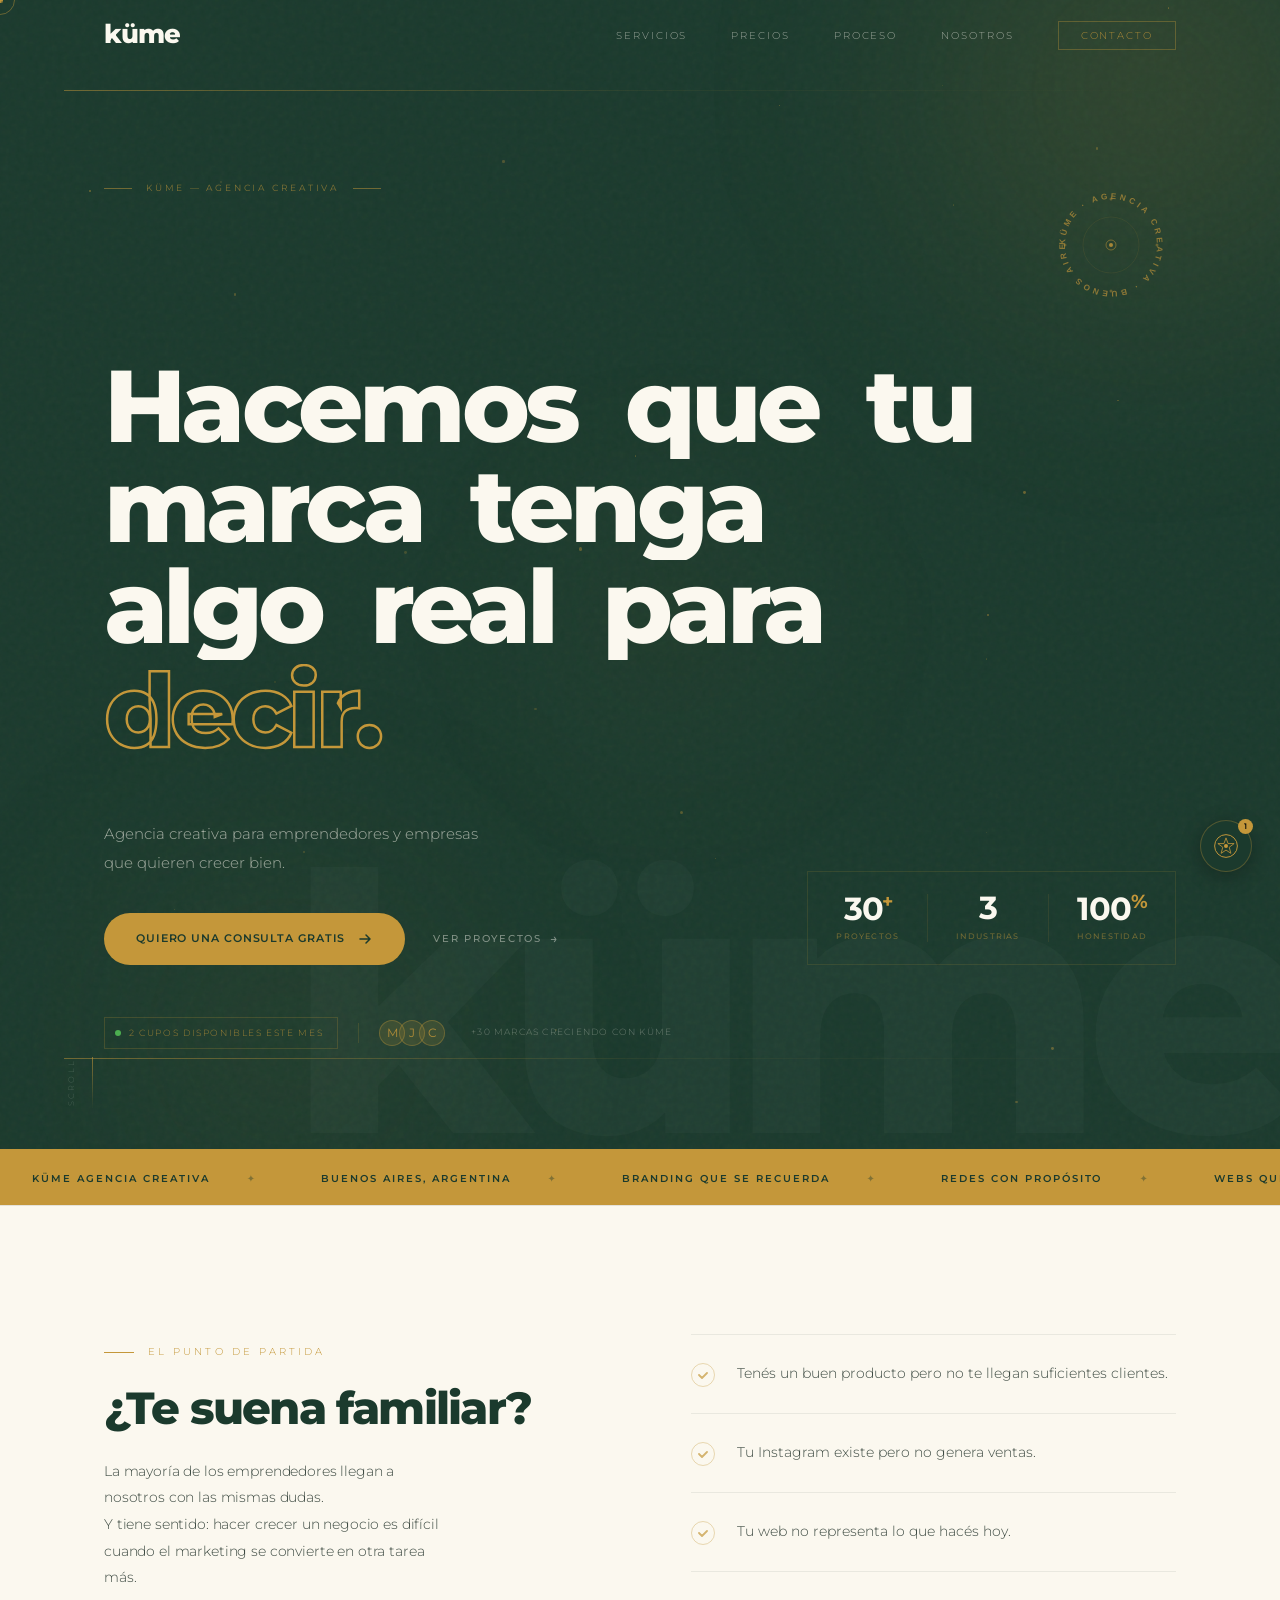
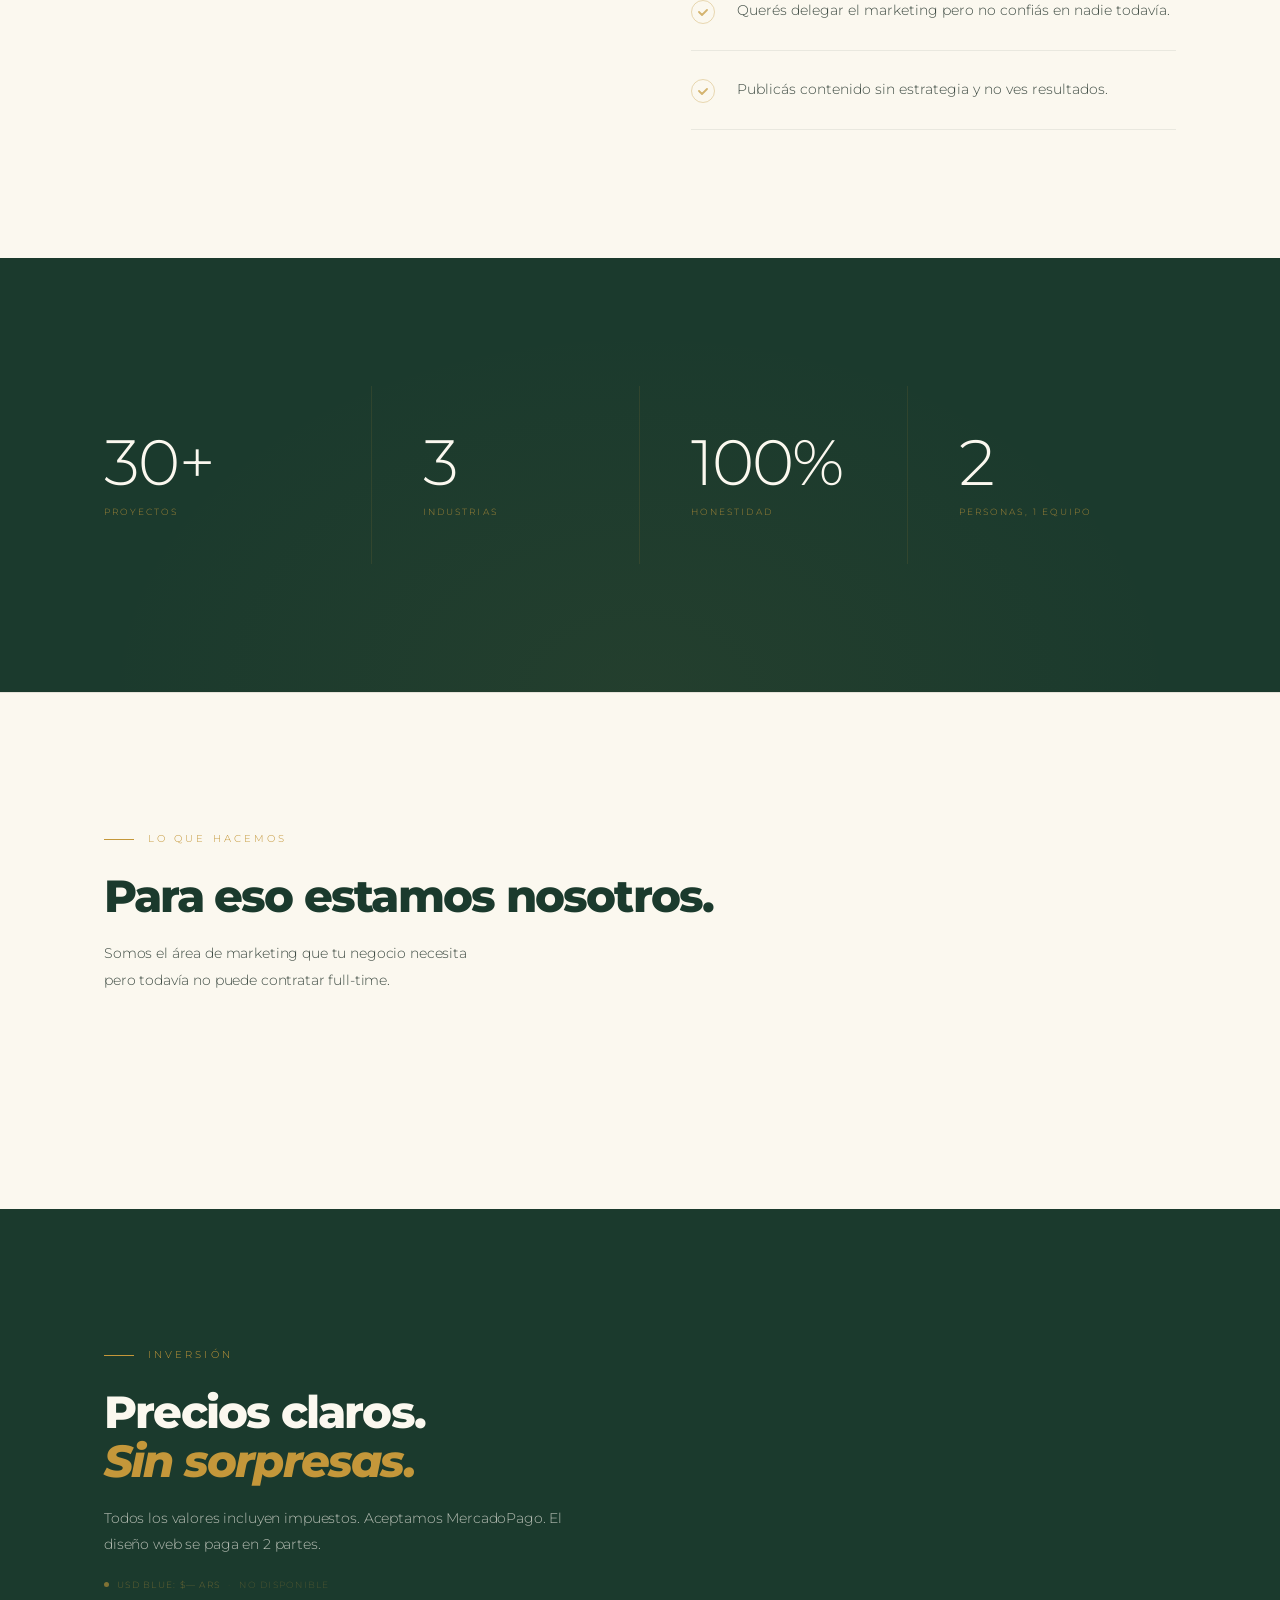
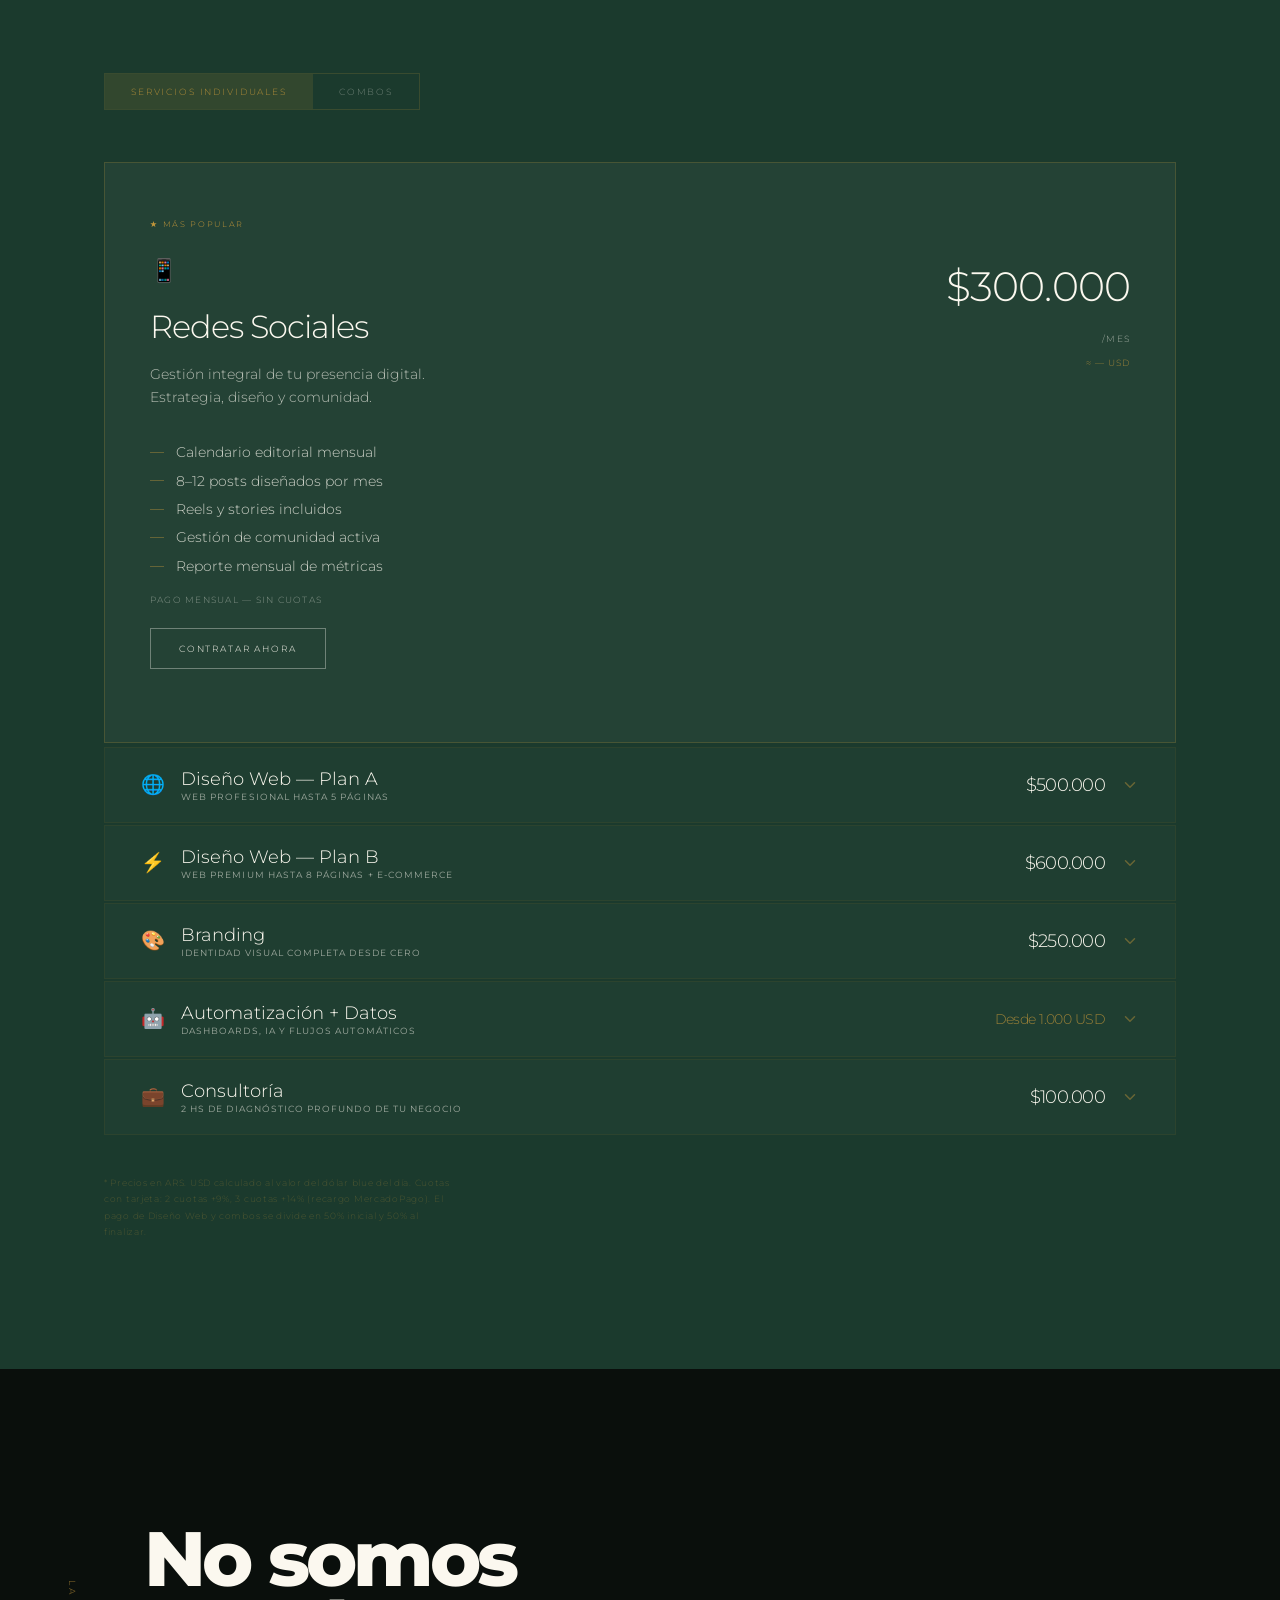
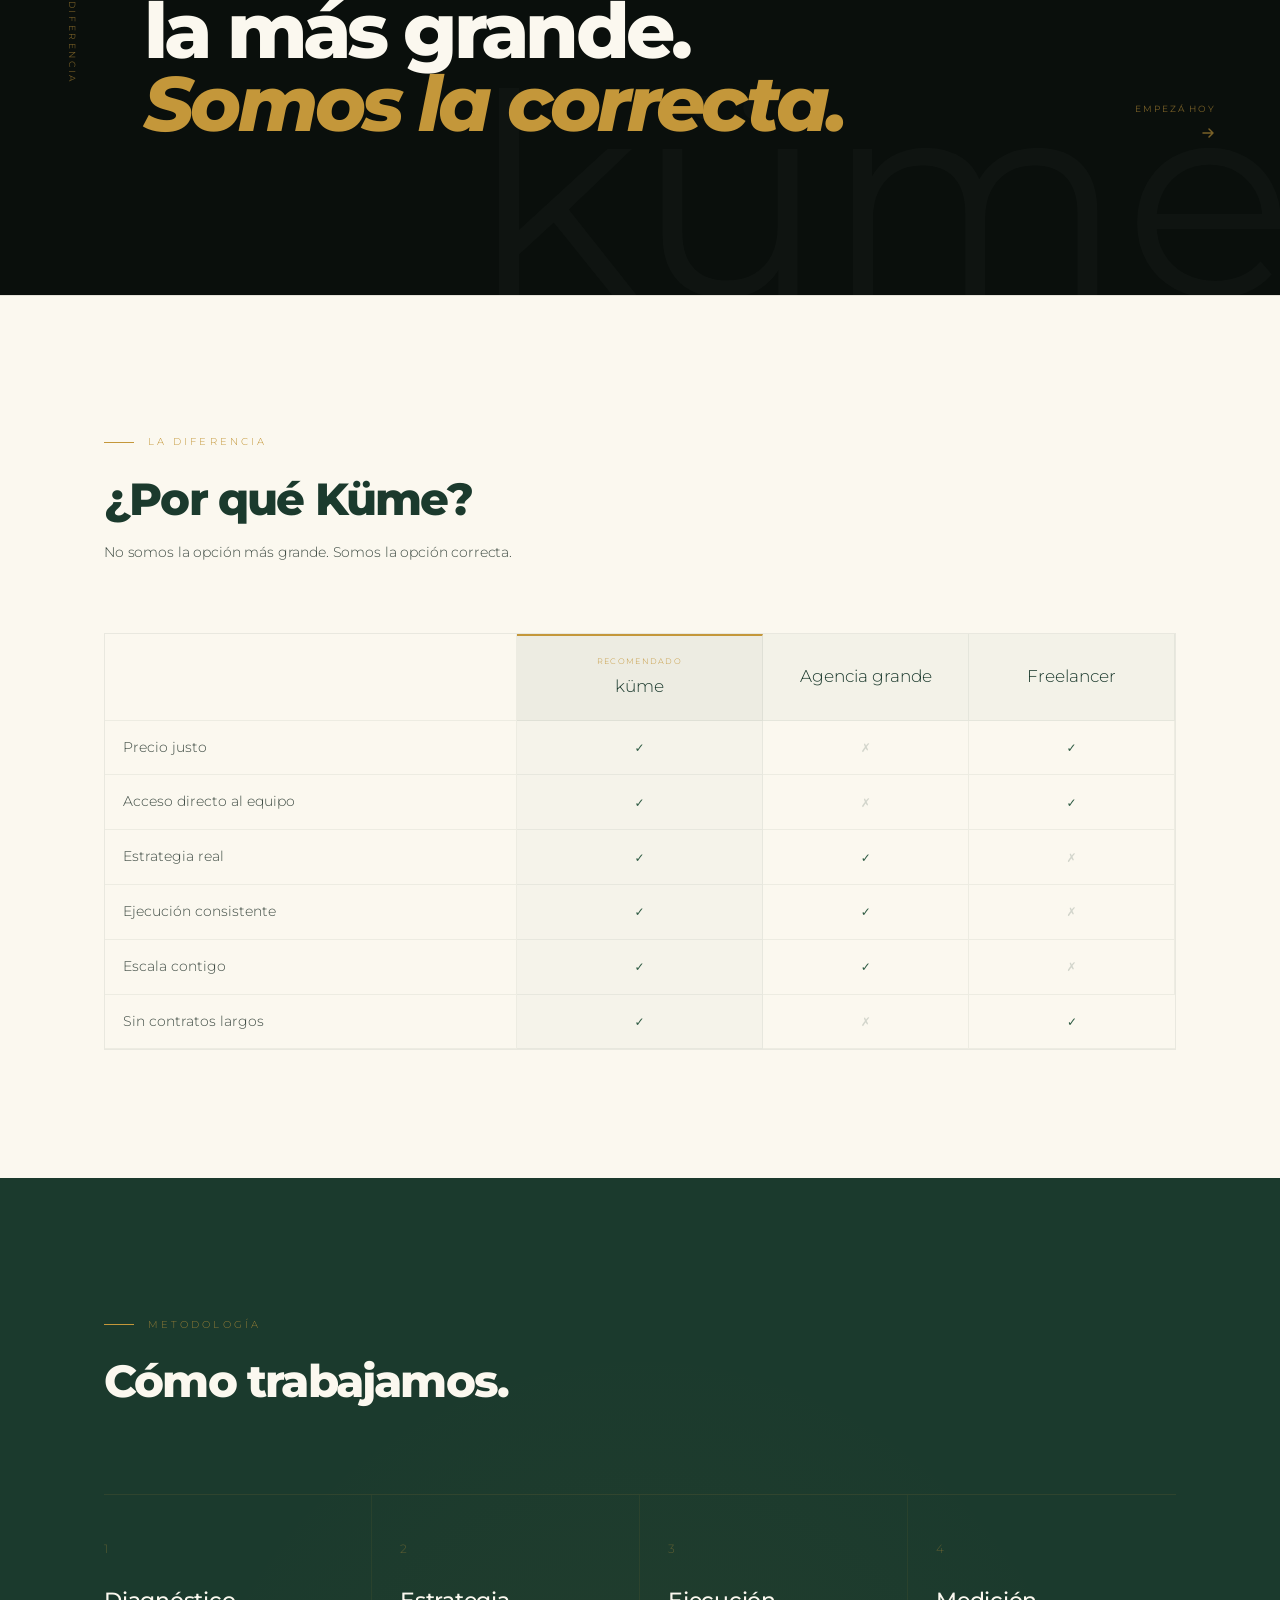
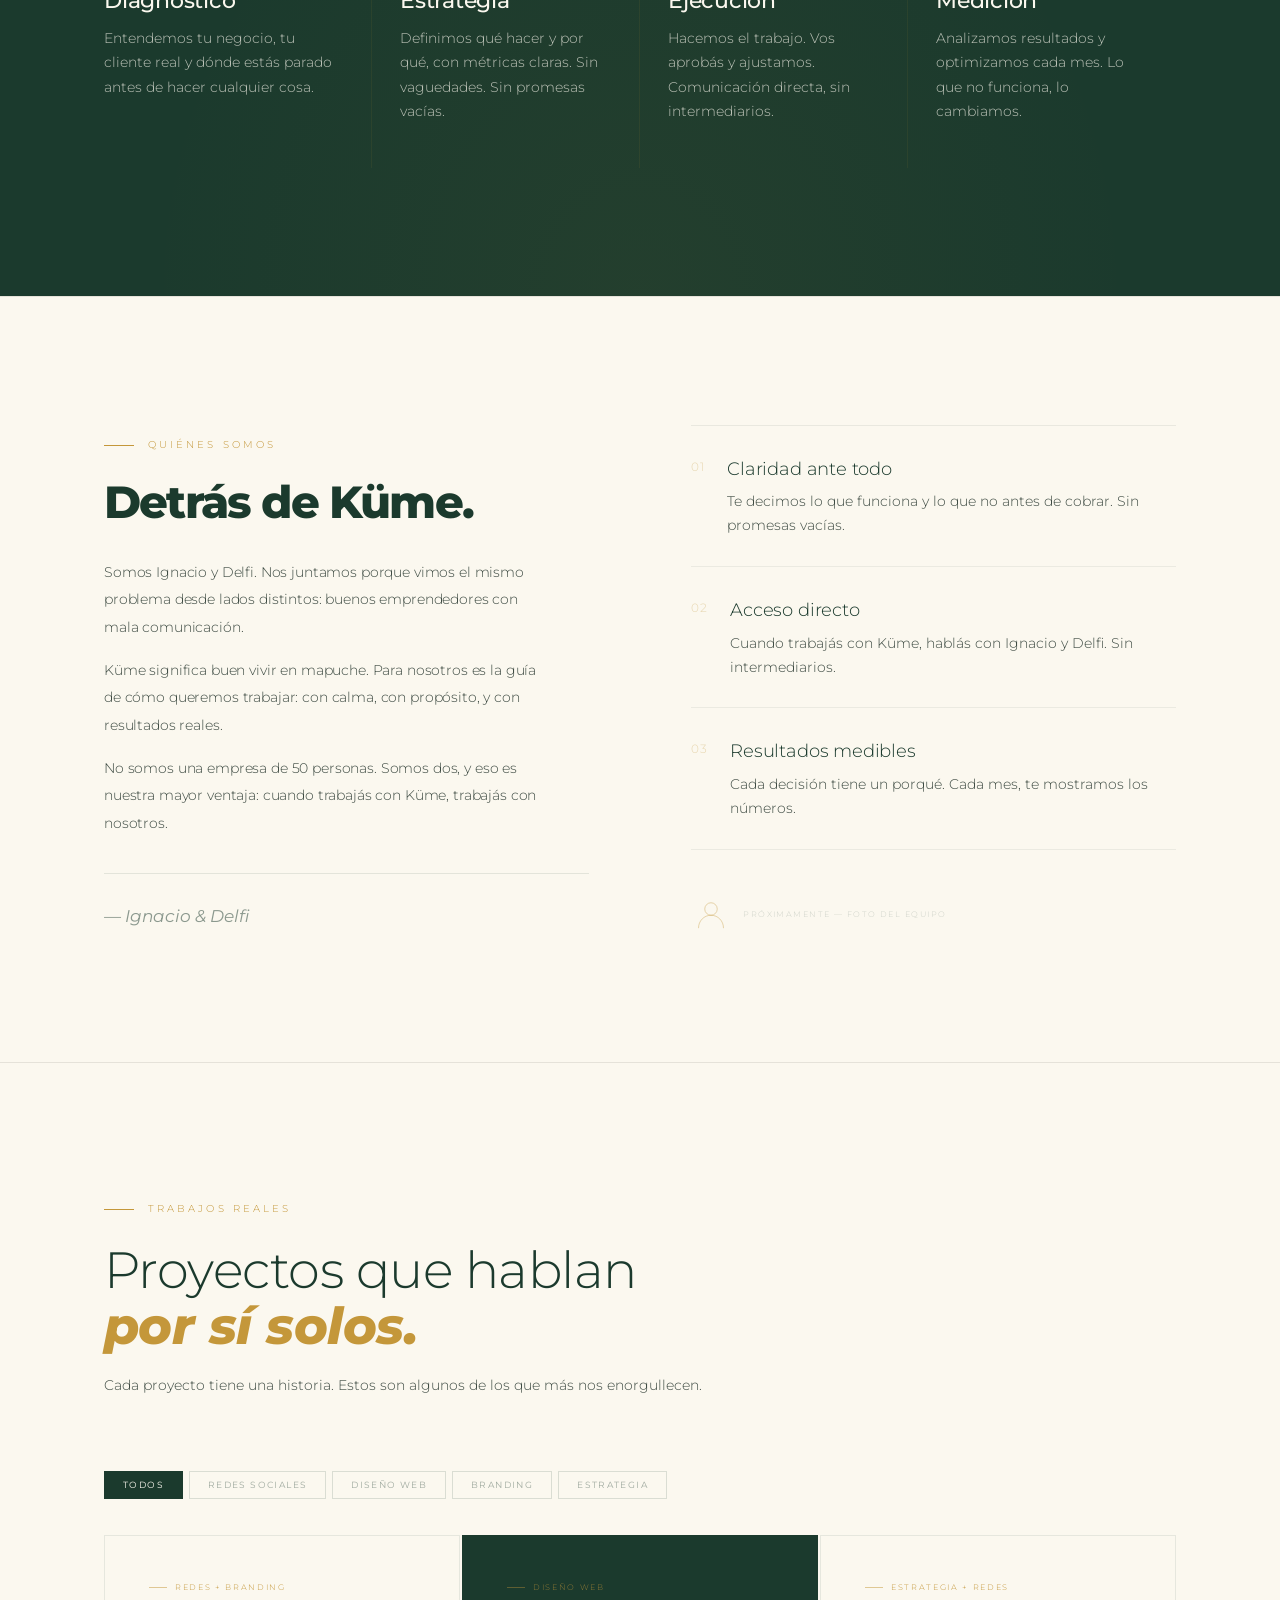
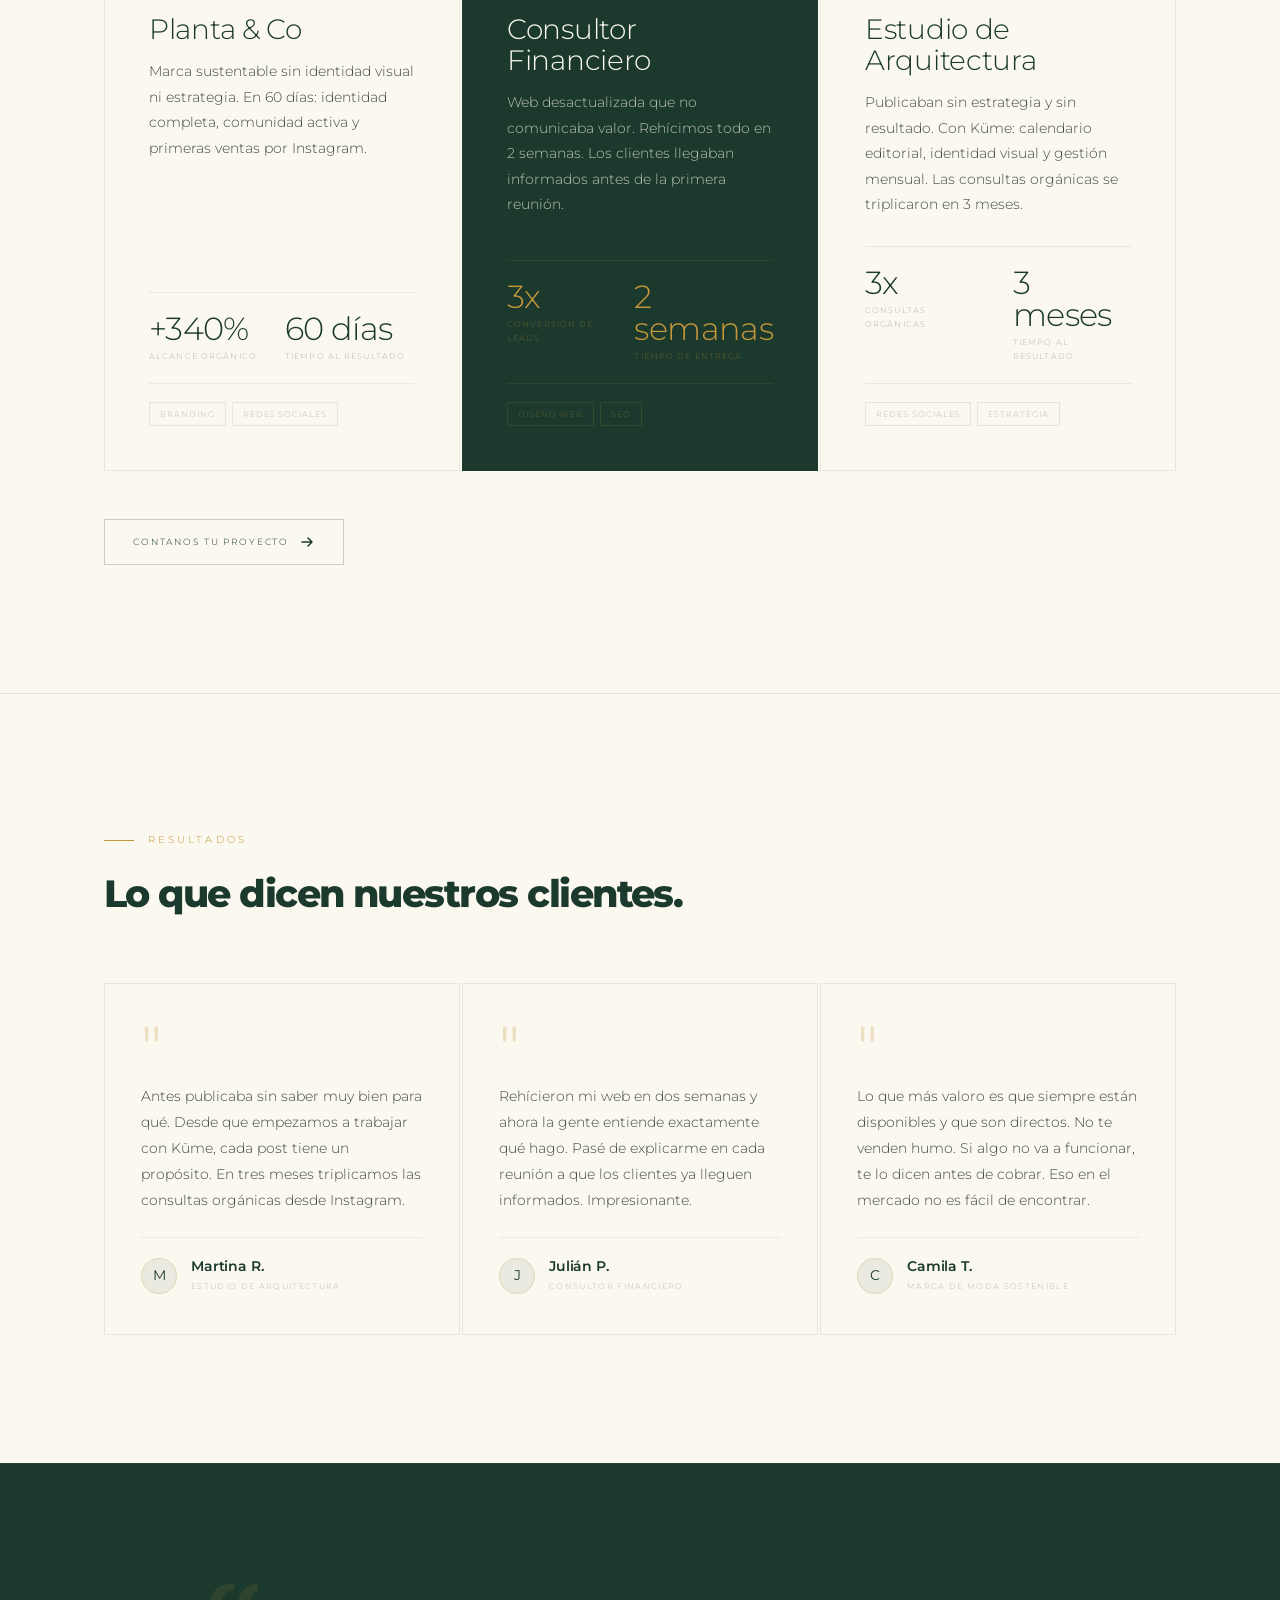
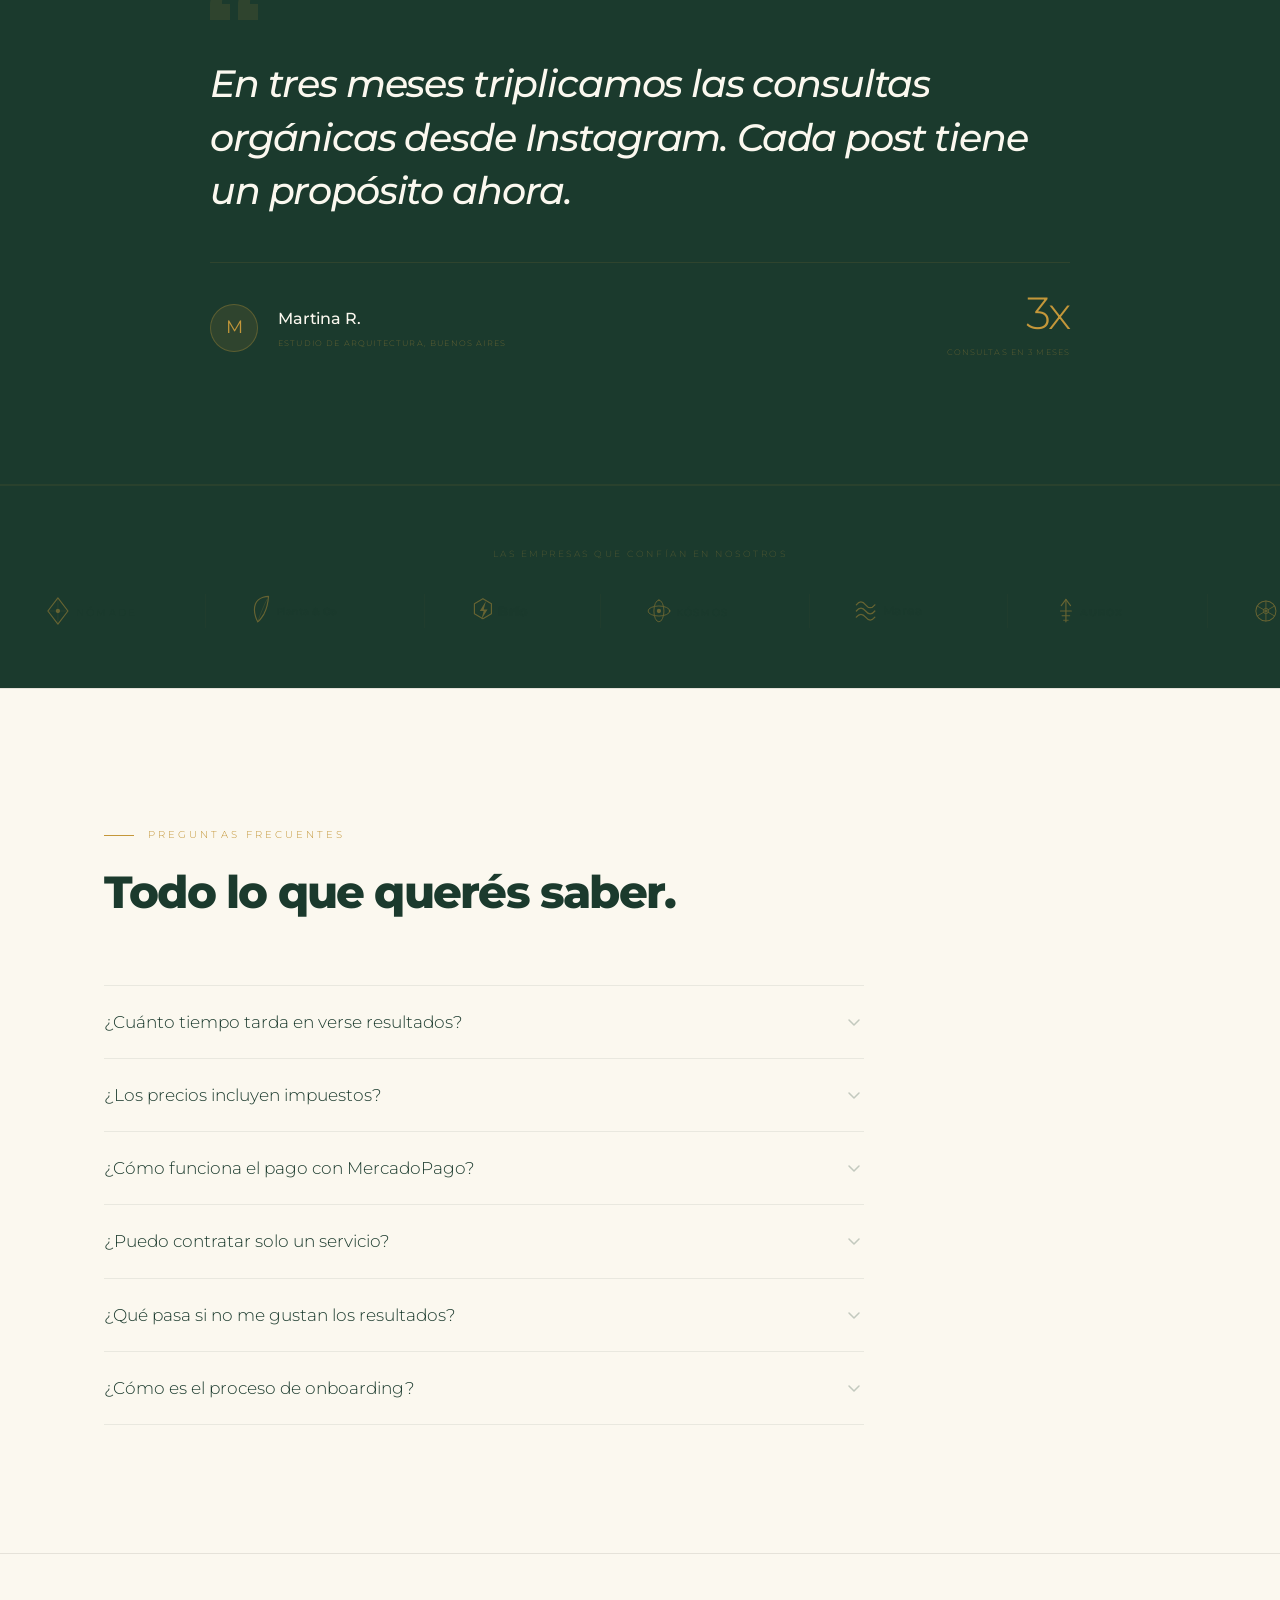
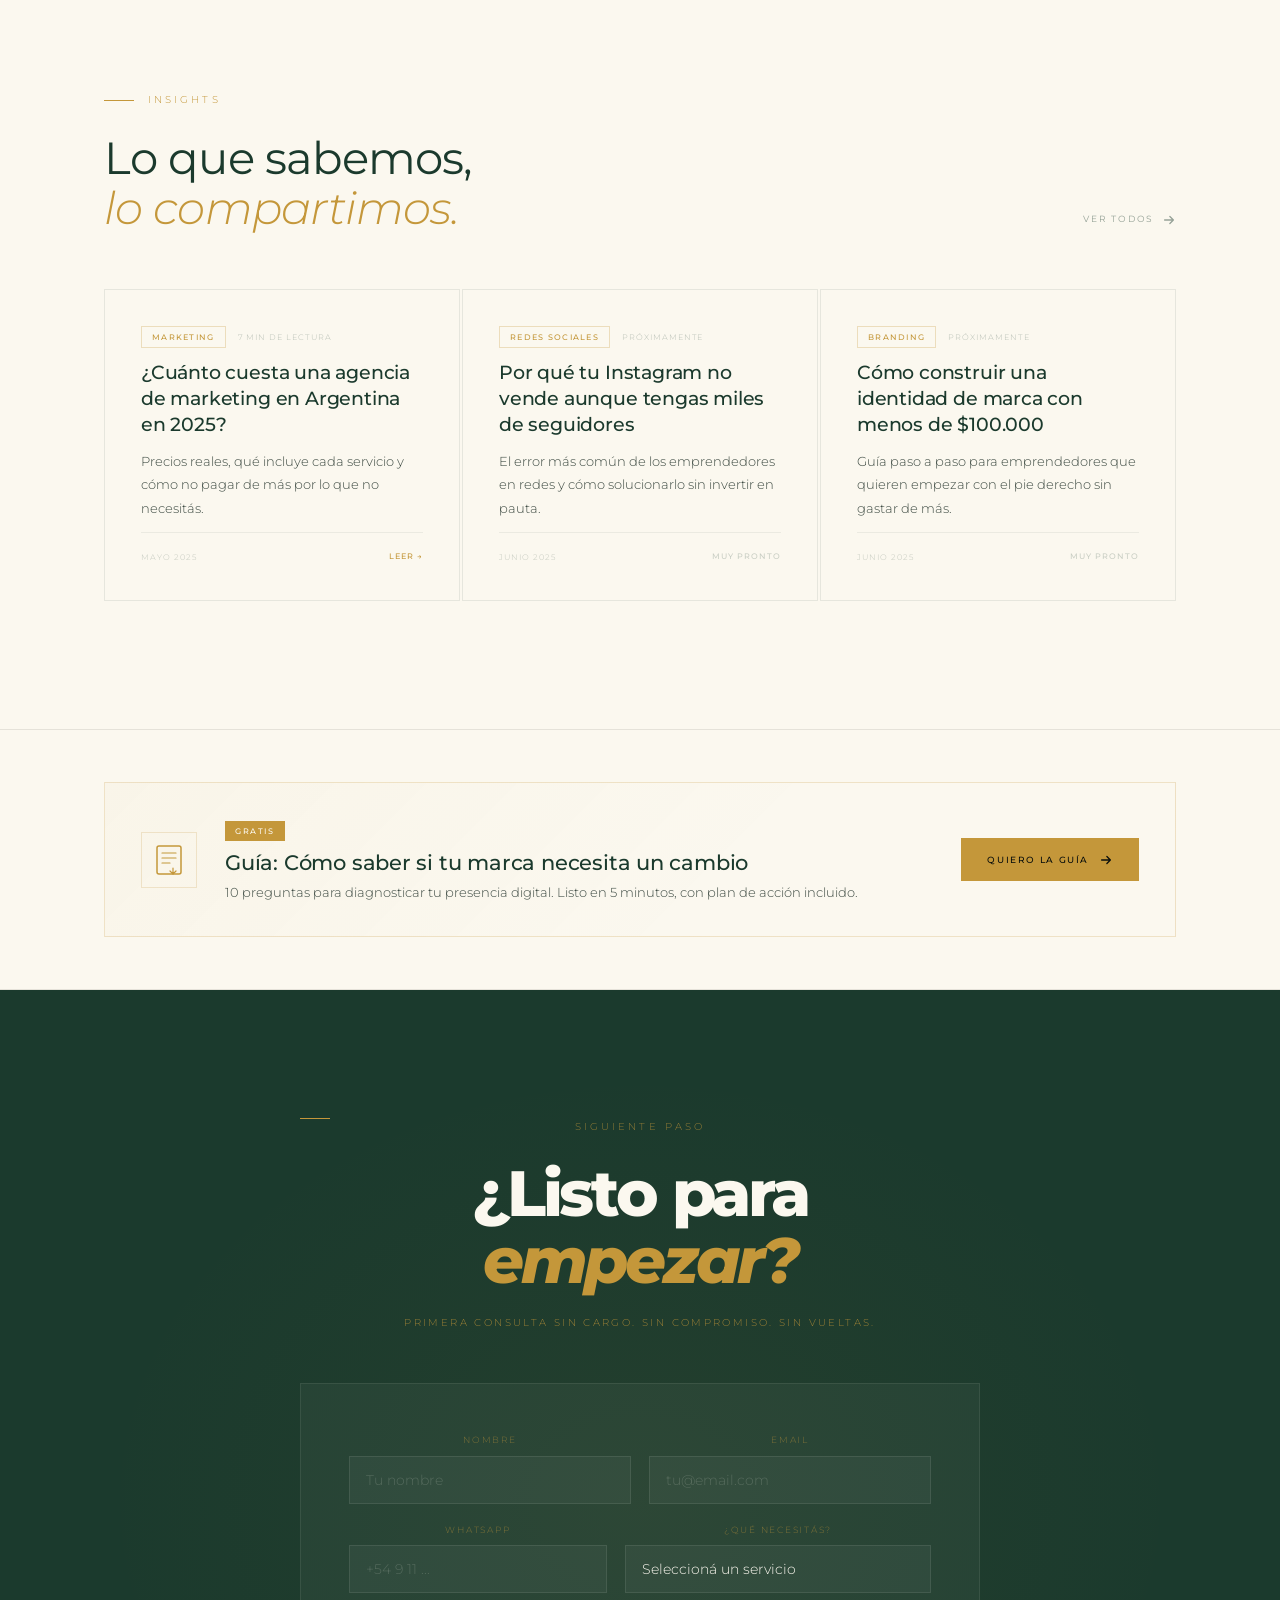
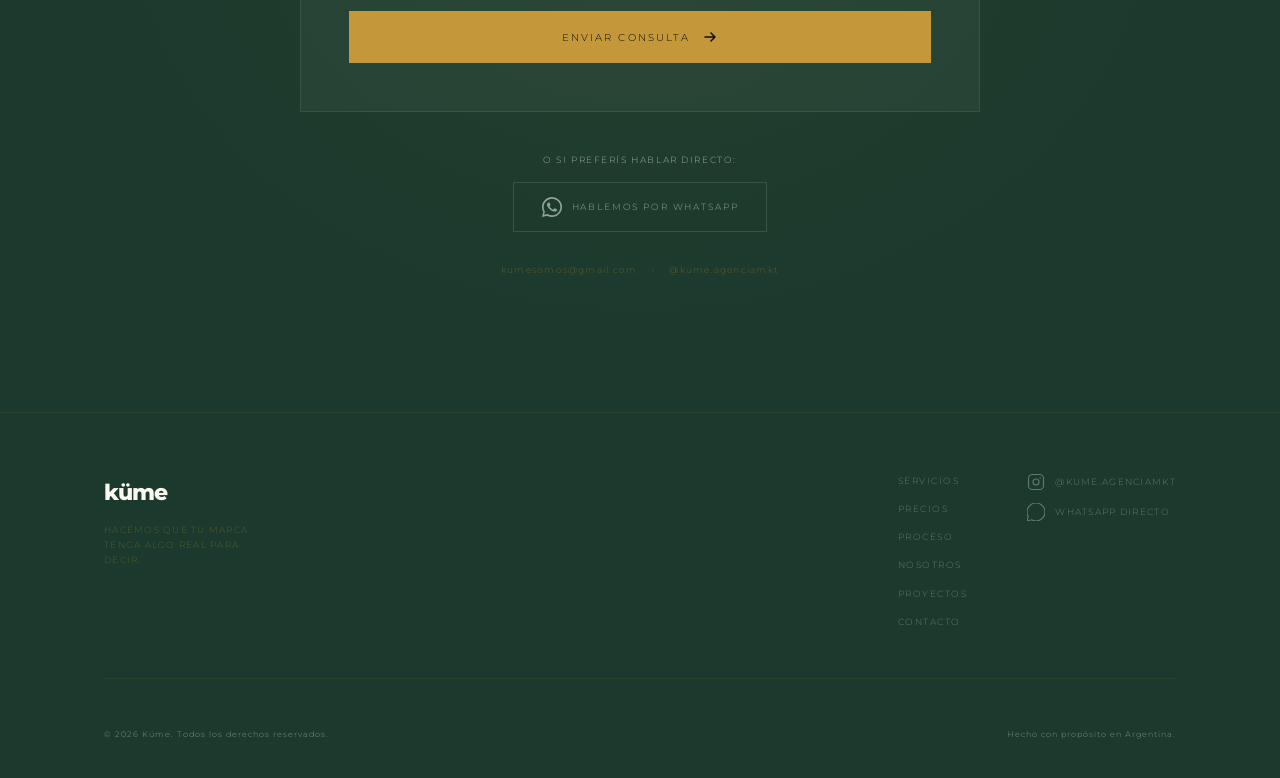
<file: index.html>
<!DOCTYPE html>
<html lang="es">
<head>
  <meta charset="UTF-8" />
  <meta name="viewport" content="width=device-width, initial-scale=1.0" />

  <!-- SEO primario -->
  <title>Küme | Agencia Creativa para Emprendedores en Argentina</title>
  <meta name="description" content="Küme es la agencia creativa para emprendedores y pymes en Argentina. Gestión de redes sociales, diseño web, branding e IA. Consulta gratuita." />
  <meta name="keywords" content="agencia creativa argentina, agencia de marketing digital argentina, gestión redes sociales pymes, diseño web emprendedores argentina, branding para marcas pequeñas, automatización marketing IA, consultoría marketing digital buenos aires" />
  <meta name="author" content="Küme Agencia Creativa" />
  <meta name="robots" content="index, follow" />
  <link rel="canonical" href="https://kume.com.ar/" />

  <!-- Open Graph / Facebook -->
  <meta property="og:type" content="website" />
  <meta property="og:url" content="https://kume.com.ar/" />
  <meta property="og:title" content="Küme | Agencia Creativa para Emprendedores" />
  <meta property="og:description" content="Hacemos que tu marca tenga algo real para decir. Redes sociales, diseño web, branding e IA para emprendedores y pymes en Argentina." />
  <meta property="og:image" content="https://kume.com.ar/og-image.jpg" />
  <meta property="og:locale" content="es_AR" />
  <meta property="og:site_name" content="Küme" />

  <!-- Twitter Card -->
  <meta name="twitter:card" content="summary_large_image" />
  <meta name="twitter:title" content="Küme | Agencia Creativa Argentina" />
  <meta name="twitter:description" content="Hacemos que tu marca tenga algo real para decir. Marketing para emprendedores." />
  <meta name="twitter:image" content="https://kume.com.ar/og-image.jpg" />

  <!-- Tema y favicon -->
  <meta name="theme-color" content="#1B3A2D" />

  <!-- Schema.org — LocalBusiness -->
  <script type="application/ld+json">
  {
    "@context": "https://schema.org",
    "@type": "MarketingAgency",
    "name": "Küme Agencia Creativa",
    "alternateName": "Küme",
    "url": "https://kume.com.ar",
    "logo": "https://kume.com.ar/logo.png",
    "description": "Agencia creativa para emprendedores y pymes en Argentina. Redes sociales, diseño web, branding y automatización con IA.",
    "foundingDate": "2023",
    "areaServed": {
      "@type": "Country",
      "name": "Argentina"
    },
    "address": {
      "@type": "PostalAddress",
      "addressCountry": "AR",
      "addressRegion": "Buenos Aires"
    },
    "contactPoint": {
      "@type": "ContactPoint",
      "telephone": "+54-9-11-5751-7796",
      "contactType": "customer service",
      "availableLanguage": "Spanish"
    },
    "sameAs": [
      "https://www.instagram.com/kume.agenciamkt"
    ],
    "hasOfferCatalog": {
      "@type": "OfferCatalog",
      "name": "Servicios de Marketing Digital",
      "itemListElement": [
        {
          "@type": "Offer",
          "itemOffered": { "@type": "Service", "name": "Gestión de Redes Sociales" },
          "price": "300000",
          "priceCurrency": "ARS"
        },
        {
          "@type": "Offer",
          "itemOffered": { "@type": "Service", "name": "Diseño Web" },
          "price": "500000",
          "priceCurrency": "ARS"
        },
        {
          "@type": "Offer",
          "itemOffered": { "@type": "Service", "name": "Branding" },
          "price": "150000",
          "priceCurrency": "ARS"
        },
        {
          "@type": "Offer",
          "itemOffered": { "@type": "Service", "name": "Automatización e IA" },
          "price": "150000",
          "priceCurrency": "ARS"
        }
      ]
    }
  }
  </script>

  <!-- Fuentes y estilos -->
  <link rel="stylesheet" href="style.css" />
  <link rel="preconnect" href="https://fonts.googleapis.com" />
  <link rel="preconnect" href="https://fonts.gstatic.com" crossorigin />
  <link href="https://fonts.googleapis.com/css2?family=Montserrat:ital,wght@0,300;0,400;0,500;0,600;0,700;0,800;0,900;1,300;1,400;1,500;1,600;1,700;1,800&display=swap" rel="stylesheet" />
  <!-- Three.js removido — reemplazado por kinetic CSS/JS hero -->

</head>
<body>


  <div class="scroll-progress" id="scrollProgress" aria-hidden="true"></div>

  <!-- ============================================================
       NAVEGACIÓN
  ============================================================ -->
  <nav class="nav" id="nav" role="navigation" aria-label="Navegación principal">
    <div class="nav-inner">
      <a href="#inicio" class="nav-logo" aria-label="küme — inicio">küme</a>

      <ul class="nav-links" id="navLinks" role="list">
        <li><a href="#servicios">Servicios</a></li>
        <li><a href="#precios">Precios</a></li>
        <li><a href="#proceso">Proceso</a></li>
        <li><a href="#nosotros">Nosotros</a></li>
        <li><a href="#contacto" class="nav-cta">Contacto</a></li>
      </ul>

      <button class="nav-hamburger" id="hamburger" aria-label="Menú" aria-expanded="false" aria-controls="navLinks">
        <span></span><span></span><span></span>
      </button>
    </div>
  </nav>


  <!-- ============================================================
       HERO
  ============================================================ -->
  <section class="hero" id="inicio" aria-label="Inicio">

    <!-- Grain -->
    <div class="hero-grain" aria-hidden="true"></div>

    <!-- Blobs -->
    <div class="hero-blob hero-blob--a" aria-hidden="true"></div>
    <div class="hero-blob hero-blob--b" aria-hidden="true"></div>
    <div class="hero-blob hero-blob--c" aria-hidden="true"></div>

    <!-- Partículas -->
    <div class="hero-particles" id="heroParticles" aria-hidden="true"></div>

    <!-- Línea horizontal decorativa -->
    <div class="hero-hline hero-hline--top" aria-hidden="true"></div>

    <div class="hero-container">
      <div class="hero-content" id="heroContent">

        <!-- FILA SUPERIOR: eyebrow + badge rotante -->
        <div class="hero-top-row">
          <div class="hero-eyebrow">
            <span class="hero-eyebrow-line"></span>
            Küme — Agencia Creativa
            <span class="hero-eyebrow-line"></span>
          </div>

          <!-- Badge circular giratorio -->
          <div class="hero-badge-rotante" aria-hidden="true">
            <svg viewBox="0 0 130 130" width="130" height="130">
              <defs>
                <path id="badge-path" d="M65,65 m-46,0 a46,46 0 1,1 92,0 a46,46 0 1,1,-92,0"/>
              </defs>
              <text font-size="8.2" fill="rgba(196,151,58,0.65)" letter-spacing="3.2"
                    font-family="Plus Jakarta Sans, sans-serif" font-weight="600" text-transform="uppercase">
                <textPath href="#badge-path">KÜME · AGENCIA CREATIVA · BUENOS AIRES ·</textPath>
              </text>
              <!-- Centro -->
              <circle cx="65" cy="65" r="28" fill="none" stroke="rgba(196,151,58,0.1)" stroke-width="1"/>
              <circle cx="65" cy="65" r="5" fill="none" stroke="rgba(196,151,58,0.5)" stroke-width="1"/>
              <circle cx="65" cy="65" r="2" fill="#C4973A" opacity="0.8"/>
              <!-- Marcadores -->
              <circle cx="65" cy="19" r="1.5" fill="#C4973A" opacity="0.4"/>
              <circle cx="65" cy="111" r="1.5" fill="#C4973A" opacity="0.4"/>
              <circle cx="19" cy="65" r="1.5" fill="#C4973A" opacity="0.4"/>
              <circle cx="111" cy="65" r="1.5" fill="#C4973A" opacity="0.4"/>
            </svg>
          </div>
        </div>

        <!-- HEADLINE CINÉTICO — palabras entran desde abajo -->
        <h1 class="hero-titulo" aria-label="Hacemos que tu marca tenga algo real para decir.">
          <span class="hero-line">
            <span class="hero-word" style="--d:0.05s">Hacemos</span>
            <span class="hero-word" style="--d:0.13s">que</span>
            <span class="hero-word" style="--d:0.21s">tu</span>
          </span>
          <span class="hero-line">
            <span class="hero-word" style="--d:0.29s">marca</span>
            <span class="hero-word" style="--d:0.38s">tenga</span>
          </span>
          <span class="hero-line">
            <span class="hero-word" style="--d:0.47s">algo</span>
            <span class="hero-word" style="--d:0.56s">real</span>
            <span class="hero-word" style="--d:0.65s">para</span>
          </span>
          <span class="hero-line hero-line--last">
            <span class="hero-word hero-word--outline" style="--d:0.74s">decir.</span>
          </span>
        </h1>

        <!-- FILA INFERIOR: copy + stats -->
        <div class="hero-bottom-row hero-fade-in" style="--fd:0.95s">
          <div class="hero-copy-col">
            <p class="hero-subtitulo">
              Agencia creativa para emprendedores y empresas<br>que quieren crecer bien.
            </p>
            <div class="hero-ctas">
              <a href="https://wa.me/5491157517796" target="_blank" rel="noopener" class="btn-hero-pill">
                Quiero una consulta gratis
                <svg width="16" height="16" viewBox="0 0 16 16" fill="none" aria-hidden="true">
                  <path d="M3 8h10M9 4l4 4-4 4" stroke="currentColor" stroke-width="1.5" stroke-linecap="round" stroke-linejoin="round"/>
                </svg>
              </a>
              <a href="#casos" class="hero-link">
                Ver proyectos
              </a>
            </div>
          </div>

          <!-- Stats verticales -->
          <div class="hero-stats-col" aria-label="Métricas">
            <div class="hero-stat">
              <span class="hero-stat-num">30<span class="hero-stat-plus">+</span></span>
              <span class="hero-stat-label">Proyectos</span>
            </div>
            <div class="hero-stat-divider" aria-hidden="true"></div>
            <div class="hero-stat">
              <span class="hero-stat-num">3</span>
              <span class="hero-stat-label">Industrias</span>
            </div>
            <div class="hero-stat-divider" aria-hidden="true"></div>
            <div class="hero-stat">
              <span class="hero-stat-num">100<span class="hero-stat-plus">%</span></span>
              <span class="hero-stat-label">Honestidad</span>
            </div>
          </div>
        </div>

        <!-- Social proof -->
        <div class="hero-social-proof hero-fade-in" style="--fd:1.15s">
          <div class="hero-availability">
            <span class="hero-availability-dot"></span>
            <span>2 cupos disponibles este mes</span>
          </div>
          <div class="hero-proof-sep" aria-hidden="true"></div>
          <div class="hero-proof-avatars" aria-label="Clientes recientes">
            <span class="proof-avatar">M</span>
            <span class="proof-avatar">J</span>
            <span class="proof-avatar">C</span>
          </div>
          <span class="hero-proof-texto">+30 marcas creciendo con Küme</span>
        </div>

      </div>
    </div>

    <!-- Línea inferior + número grande de fondo -->
    <div class="hero-hline hero-hline--bottom" aria-hidden="true"></div>
    <span class="hero-bg-num" aria-hidden="true">küme</span>

    <div class="hero-scroll" aria-hidden="true">
      <span>Scroll</span>
      <div class="hero-scroll-linea"></div>
    </div>
  </section>


  <!-- ============================================================
       BANNER MANIFIESTO — strip dorado marquee
  ============================================================ -->
  <div class="banner-marquee" aria-hidden="true">
    <div class="banner-marquee-track">
      <span class="bm-item">Küme Agencia Creativa <span class="bm-sep">✦</span></span>
      <span class="bm-item">Buenos Aires, Argentina <span class="bm-sep">✦</span></span>
      <span class="bm-item">Branding que se recuerda <span class="bm-sep">✦</span></span>
      <span class="bm-item">Redes con propósito <span class="bm-sep">✦</span></span>
      <span class="bm-item">Webs que convierten <span class="bm-sep">✦</span></span>
      <span class="bm-item">Resultados reales <span class="bm-sep">✦</span></span>
      <span class="bm-item">Küme Agencia Creativa <span class="bm-sep">✦</span></span>
      <span class="bm-item">Buenos Aires, Argentina <span class="bm-sep">✦</span></span>
      <span class="bm-item">Branding que se recuerda <span class="bm-sep">✦</span></span>
      <span class="bm-item">Redes con propósito <span class="bm-sep">✦</span></span>
      <span class="bm-item">Webs que convierten <span class="bm-sep">✦</span></span>
      <span class="bm-item">Resultados reales <span class="bm-sep">✦</span></span>
    </div>
  </div>


  <!-- ============================================================
       PROBLEMA
  ============================================================ -->
  <section class="problema" id="problema" aria-label="Problemas comunes">
    <div class="container">
      <div class="problema-grid">
        <div class="problema-header">
          <span class="seccion-etiqueta fade-up">El punto de partida</span>
          <h2 class="problema-titulo fade-up delay-1">¿Te suena familiar?</h2>
          <p class="problema-intro fade-up delay-2">
            La mayoría de los emprendedores llegan a nosotros con las mismas dudas.<br>
            Y tiene sentido: hacer crecer un negocio es difícil cuando el marketing se convierte en otra tarea más.
          </p>
        </div>

        <ul class="problema-lista" role="list">
          <li class="problema-item fade-up delay-1">
            <div class="problema-check" aria-hidden="true">
              <svg width="12" height="12" viewBox="0 0 12 12" fill="none">
                <path d="M2 6l3 3 5-5" stroke="currentColor" stroke-width="1.8" stroke-linecap="round" stroke-linejoin="round"/>
              </svg>
            </div>
            <p class="problema-texto">Tenés un buen producto pero no te llegan suficientes clientes.</p>
          </li>
          <li class="problema-item fade-up delay-2">
            <div class="problema-check" aria-hidden="true">
              <svg width="12" height="12" viewBox="0 0 12 12" fill="none">
                <path d="M2 6l3 3 5-5" stroke="currentColor" stroke-width="1.8" stroke-linecap="round" stroke-linejoin="round"/>
              </svg>
            </div>
            <p class="problema-texto">Tu Instagram existe pero no genera ventas.</p>
          </li>
          <li class="problema-item fade-up delay-3">
            <div class="problema-check" aria-hidden="true">
              <svg width="12" height="12" viewBox="0 0 12 12" fill="none">
                <path d="M2 6l3 3 5-5" stroke="currentColor" stroke-width="1.8" stroke-linecap="round" stroke-linejoin="round"/>
              </svg>
            </div>
            <p class="problema-texto">Tu web no representa lo que hacés hoy.</p>
          </li>
          <li class="problema-item fade-up delay-4">
            <div class="problema-check" aria-hidden="true">
              <svg width="12" height="12" viewBox="0 0 12 12" fill="none">
                <path d="M2 6l3 3 5-5" stroke="currentColor" stroke-width="1.8" stroke-linecap="round" stroke-linejoin="round"/>
              </svg>
            </div>
            <p class="problema-texto">Querés delegar el marketing pero no confiás en nadie todavía.</p>
          </li>
          <li class="problema-item fade-up delay-5">
            <div class="problema-check" aria-hidden="true">
              <svg width="12" height="12" viewBox="0 0 12 12" fill="none">
                <path d="M2 6l3 3 5-5" stroke="currentColor" stroke-width="1.8" stroke-linecap="round" stroke-linejoin="round"/>
              </svg>
            </div>
            <p class="problema-texto">Publicás contenido sin estrategia y no ves resultados.</p>
          </li>
        </ul>
      </div>
    </div>
  </section>


  <!-- ============================================================
       MÉTRICAS ANIMADAS
  ============================================================ -->
  <section class="metricas" id="metricas" aria-label="Métricas de Küme">
    <div class="container">
      <div class="metricas-grid">
        <div class="metrica-item fade-up delay-1">
          <div class="metrica-numero" data-target="30" data-suffix="+">0+</div>
          <div class="metrica-label">Proyectos</div>
        </div>
        <div class="metrica-item fade-up delay-2">
          <div class="metrica-numero" data-target="3" data-suffix="">0</div>
          <div class="metrica-label">Industrias</div>
        </div>
        <div class="metrica-item fade-up delay-3">
          <div class="metrica-numero" data-target="100" data-suffix="%">0%</div>
          <div class="metrica-label">Honestidad</div>
        </div>
        <div class="metrica-item fade-up delay-4">
          <div class="metrica-numero" data-target="2" data-suffix="">0</div>
          <div class="metrica-label">Personas, 1 equipo</div>
        </div>
      </div>
    </div>
  </section>


  <!-- ============================================================
       SERVICIOS
  ============================================================ -->
  <section class="servicios" id="servicios" aria-label="Servicios">
    <div class="container">

      <header class="servicios-header">
        <span class="seccion-etiqueta fade-up">Lo que hacemos</span>
        <h2 class="servicios-titulo fade-up delay-1">Para eso estamos nosotros.</h2>
        <p class="servicios-subtitulo fade-up delay-2">
          Somos el área de marketing que tu negocio necesita<br>
          pero todavía no puede contratar full-time.
        </p>
      </header>

      <div class="servicios-grid">

        <!-- Redes Sociales -->
        <article class="servicio-card glow-card fade-up delay-1">
          <div class="servicio-icono" aria-hidden="true">
            <svg width="48" height="48" viewBox="0 0 48 48" fill="none">
              <rect x="8" y="8" width="32" height="32" rx="8" stroke="#C4973A" stroke-width="1.5"/>
              <circle cx="24" cy="24" r="7" stroke="#C4973A" stroke-width="1.5"/>
              <circle cx="34" cy="14" r="2" fill="#C4973A"/>
              <line x1="24" y1="8" x2="24" y2="40" stroke="#C4973A" stroke-width="1" stroke-opacity="0.3"/>
              <line x1="8" y1="24" x2="40" y2="24" stroke="#C4973A" stroke-width="1" stroke-opacity="0.3"/>
            </svg>
          </div>
          <h3 class="servicio-nombre">Redes Sociales</h3>
          <p class="servicio-desc">Gestión, estrategia y diseño de contenido. Publicamos, respondemos y hacemos crecer tu comunidad con propósito.</p>
          <ul class="servicio-bullets" aria-label="Incluye">
            <li>Calendario editorial mensual</li>
            <li>Diseño de piezas y reels</li>
            <li>Gestión de comunidad activa</li>
          </ul>
          <button class="servicio-ver-mas btn-checkout-open" data-service="redes">Ver precio →</button>
        </article>

        <!-- Diseño Web -->
        <article class="servicio-card glow-card fade-up delay-2">
          <div class="servicio-icono" aria-hidden="true">
            <svg width="48" height="48" viewBox="0 0 48 48" fill="none">
              <rect x="6" y="10" width="36" height="26" rx="4" stroke="#C4973A" stroke-width="1.5"/>
              <line x1="6" y1="18" x2="42" y2="18" stroke="#C4973A" stroke-width="1.5"/>
              <circle cx="12" cy="14" r="1.5" fill="#C4973A" fill-opacity="0.6"/>
              <circle cx="17" cy="14" r="1.5" fill="#C4973A" fill-opacity="0.6"/>
              <circle cx="22" cy="14" r="1.5" fill="#C4973A" fill-opacity="0.6"/>
              <line x1="14" y1="38" x2="34" y2="38" stroke="#C4973A" stroke-width="1.5" stroke-linecap="round"/>
              <rect x="14" y="23" width="10" height="7" rx="2" stroke="#C4973A" stroke-width="1.2"/>
              <line x1="28" y1="24" x2="38" y2="24" stroke="#C4973A" stroke-width="1.2" stroke-linecap="round"/>
              <line x1="28" y1="28" x2="36" y2="28" stroke="#C4973A" stroke-width="1.2" stroke-linecap="round"/>
            </svg>
          </div>
          <h3 class="servicio-nombre">Diseño Web</h3>
          <p class="servicio-desc">Webs que convierten visitantes en clientes. Rápidas, claras y con identidad. Hechas para que vos vendas mientras dormís.</p>
          <ul class="servicio-bullets" aria-label="Incluye">
            <li>Diseño UI/UX a medida</li>
            <li>Optimización SEO básica</li>
            <li>Versión mobile perfecta</li>
          </ul>
          <button class="servicio-ver-mas btn-checkout-open" data-service="web_a">Ver precio →</button>
        </article>

        <!-- Branding -->
        <article class="servicio-card glow-card fade-up delay-3">
          <div class="servicio-icono" aria-hidden="true">
            <svg width="48" height="48" viewBox="0 0 48 48" fill="none">
              <circle cx="24" cy="24" r="16" stroke="#C4973A" stroke-width="1.5"/>
              <path d="M24 10 L27 20 L38 20 L29 26 L32 37 L24 31 L16 37 L19 26 L10 20 L21 20 Z"
                stroke="#C4973A" stroke-width="1.2" fill="none" stroke-linejoin="round"/>
            </svg>
          </div>
          <h3 class="servicio-nombre">Branding</h3>
          <p class="servicio-desc">Nombre, logo, paleta y voz de marca. Para empezar bien o para empezar de nuevo. Identidad que se recuerda.</p>
          <ul class="servicio-bullets" aria-label="Incluye">
            <li>Logotipo + manual de marca</li>
            <li>Paleta, tipografías y voz</li>
            <li>Kit de aplicaciones digitales</li>
          </ul>
          <button class="servicio-ver-mas btn-checkout-open" data-service="branding">Ver precio →</button>
        </article>

        <!-- Automatización -->
        <article class="servicio-card glow-card fade-up delay-4">
          <div class="servicio-icono" aria-hidden="true">
            <svg width="48" height="48" viewBox="0 0 48 48" fill="none">
              <rect x="10" y="16" width="28" height="20" rx="4" stroke="#C4973A" stroke-width="1.5"/>
              <circle cx="24" cy="26" r="4" stroke="#C4973A" stroke-width="1.5"/>
              <path d="M17 16 L17 12 C17 10.3 18.3 9 20 9 L28 9 C29.7 9 31 10.3 31 12 L31 16"
                stroke="#C4973A" stroke-width="1.5" stroke-linecap="round"/>
              <line x1="24" y1="26" x2="24" y2="22" stroke="#C4973A" stroke-width="1.5" stroke-linecap="round"/>
              <circle cx="24" cy="26" r="1.5" fill="#C4973A"/>
            </svg>
          </div>
          <h3 class="servicio-nombre">Automatización</h3>
          <p class="servicio-desc">IA, dashboards y flujos de trabajo. Para escalar sin contratar más personas. Tu negocio trabajando aunque vos no estés.</p>
          <ul class="servicio-bullets" aria-label="Incluye">
            <li>Dashboard de métricas en tiempo real</li>
            <li>Chatbot de atención al cliente</li>
            <li>Flujos de email automáticos</li>
          </ul>
          <button class="servicio-ver-mas btn-checkout-open" data-service="automatizacion">Ver precio →</button>
        </article>

      </div>
    </div>
  </section>


  <!-- ============================================================
       PRECIOS
  ============================================================ -->
  <section class="precios" id="precios" aria-label="Precios de servicios">
    <div class="precios-bg-grid" aria-hidden="true"></div>
    <div class="container">

      <header class="precios-header">
        <span class="seccion-etiqueta fade-up">Inversión</span>
        <h2 class="precios-titulo fade-up delay-1">Precios claros.<br><em>Sin sorpresas.</em></h2>
        <p class="precios-subtitulo fade-up delay-2">
          Todos los valores incluyen impuestos. Aceptamos MercadoPago. El diseño web se paga en 2 partes.
        </p>

        <!-- Dollar Blue Badge -->
        <div class="dolar-badge fade-up delay-3" id="dolarBadge">
          <span class="dolar-dot"></span>
          <span>USD blue: $<span id="dolarValor">—</span> ARS</span>
          <span class="dolar-sep">·</span>
          <span class="dolar-fecha" id="dolarFecha">Actualizando...</span>
        </div>
      </header>

      <!-- Tabs -->
      <div class="precios-tabs fade-up delay-2">
        <button class="precio-tab active" data-tab="individual" aria-selected="true">Servicios individuales</button>
        <button class="precio-tab" data-tab="combos" aria-selected="false">Combos</button>
      </div>

      <!-- Individual Services -->
      <div class="precios-panel" id="panel-individual">
        <div class="precios-accordion">

          <!-- ★ RECOMENDADO — Redes Sociales (siempre visible) -->
          <article class="precio-featured fade-up delay-1" data-service="redes">
            <div class="precio-badge-top">★ Más popular</div>
            <div class="precio-featured-top">
              <div>
                <div class="precio-icono">📱</div>
                <h3 class="precio-nombre">Redes Sociales</h3>
                <p class="precio-descripcion">Gestión integral de tu presencia digital. Estrategia, diseño y comunidad.</p>
              </div>
              <div class="precio-featured-monto">
                <span class="precio-ars">$300.000</span>
                <span class="precio-periodo">/mes</span>
                <div class="precio-usd">≈ <span class="usd-val" data-ars="300000">—</span> USD</div>
              </div>
            </div>
            <ul class="precio-bullets">
              <li>Calendario editorial mensual</li>
              <li>8–12 posts diseñados por mes</li>
              <li>Reels y stories incluidos</li>
              <li>Gestión de comunidad activa</li>
              <li>Reporte mensual de métricas</li>
            </ul>
            <p style="font-family:var(--fuente-display);font-size:0.56rem;letter-spacing:0.14em;text-transform:uppercase;color:rgba(251,248,239,0.45);margin-top:16px;">Pago mensual — sin cuotas</p>
            <button class="btn-contratar btn-contratar--dark btn-checkout-open shimmer-btn" data-service="redes">
              Contratar ahora
            </button>
          </article>

          <!-- Acordeón: otros servicios -->
          <!-- Diseño Web Plan A -->
          <div class="precio-item fade-up delay-2">
            <button class="precio-item-toggle" aria-expanded="false">
              <div class="precio-item-toggle-left">
                <span class="precio-item-emoji">🌐</span>
                <div class="precio-item-info">
                  <div class="precio-item-nombre">Diseño Web — Plan A</div>
                  <div class="precio-item-desc">Web profesional hasta 5 páginas</div>
                </div>
              </div>
              <div class="precio-item-toggle-right">
                <span class="precio-item-ars">$500.000</span>
                <svg class="precio-item-chevron" width="18" height="18" viewBox="0 0 18 18" fill="none" aria-hidden="true">
                  <path d="M4.5 6.75L9 11.25L13.5 6.75" stroke="currentColor" stroke-width="1.5" stroke-linecap="round" stroke-linejoin="round"/>
                </svg>
              </div>
            </button>
            <div class="precio-item-body">
              <div class="precio-usd" style="margin-bottom:10px">≈ <span class="usd-val" data-ars="500000">—</span> USD</div>
              <div class="precio-pago-split">
                <div class="split-item"><span class="split-label">Seña inicial</span><span class="split-monto">$250.000</span></div>
                <div class="split-divider">+</div>
                <div class="split-item"><span class="split-label">Al finalizar</span><span class="split-monto">$250.000</span></div>
              </div>
              <ul class="precio-bullets">
                <li>Hasta 5 páginas</li>
                <li>Diseño UI/UX personalizado</li>
                <li>Versión mobile perfecta</li>
                <li>SEO básico optimizado</li>
                <li>Formulario de contacto</li>
              </ul>
              <div class="precio-cuotas-selector">
                <p class="cuotas-label">La seña se puede pagar en:</p>
                <div class="cuotas-btns">
                  <button class="cuota-btn active" data-cuotas="1" data-base="250000">1 cuota</button>
                  <button class="cuota-btn" data-cuotas="2" data-base="250000">2 cuotas</button>
                  <button class="cuota-btn" data-cuotas="3" data-base="250000">3 cuotas</button>
                </div>
                <div class="cuota-resultado"><span class="cuota-por-cuota">$250.000 inicial</span><span class="cuota-recargo"></span></div>
              </div>
              <button class="btn-contratar btn-checkout-open shimmer-btn" data-service="web_a">Contratar ahora</button>
            </div>
          </div>

          <!-- Diseño Web Plan B -->
          <div class="precio-item fade-up delay-3">
            <button class="precio-item-toggle" aria-expanded="false">
              <div class="precio-item-toggle-left">
                <span class="precio-item-emoji">⚡</span>
                <div class="precio-item-info">
                  <div class="precio-item-nombre">Diseño Web — Plan B</div>
                  <div class="precio-item-desc">Web premium hasta 8 páginas + e-commerce</div>
                </div>
              </div>
              <div class="precio-item-toggle-right">
                <span class="precio-item-ars">$600.000</span>
                <svg class="precio-item-chevron" width="18" height="18" viewBox="0 0 18 18" fill="none" aria-hidden="true">
                  <path d="M4.5 6.75L9 11.25L13.5 6.75" stroke="currentColor" stroke-width="1.5" stroke-linecap="round" stroke-linejoin="round"/>
                </svg>
              </div>
            </button>
            <div class="precio-item-body">
              <div class="precio-usd" style="margin-bottom:10px">≈ <span class="usd-val" data-ars="600000">—</span> USD</div>
              <div class="precio-pago-split">
                <div class="split-item"><span class="split-label">Seña inicial</span><span class="split-monto">$300.000</span></div>
                <div class="split-divider">+</div>
                <div class="split-item"><span class="split-label">Al finalizar</span><span class="split-monto">$300.000</span></div>
              </div>
              <ul class="precio-bullets">
                <li>Hasta 8 páginas</li>
                <li>E-commerce integrado</li>
                <li>Blog o portfolio</li>
                <li>Optimización SEO avanzada</li>
                <li>Integraciones personalizadas</li>
                <li>Panel de administración</li>
              </ul>
              <div class="precio-cuotas-selector">
                <p class="cuotas-label">La seña se puede pagar en:</p>
                <div class="cuotas-btns">
                  <button class="cuota-btn active" data-cuotas="1" data-base="300000">1 cuota</button>
                  <button class="cuota-btn" data-cuotas="2" data-base="300000">2 cuotas</button>
                  <button class="cuota-btn" data-cuotas="3" data-base="300000">3 cuotas</button>
                </div>
                <div class="cuota-resultado"><span class="cuota-por-cuota">$300.000 inicial</span><span class="cuota-recargo"></span></div>
              </div>
              <button class="btn-contratar btn-checkout-open shimmer-btn" data-service="web_b">Contratar ahora</button>
            </div>
          </div>

          <!-- Branding -->
          <div class="precio-item fade-up delay-4">
            <button class="precio-item-toggle" aria-expanded="false">
              <div class="precio-item-toggle-left">
                <span class="precio-item-emoji">🎨</span>
                <div class="precio-item-info">
                  <div class="precio-item-nombre">Branding</div>
                  <div class="precio-item-desc">Identidad visual completa desde cero</div>
                </div>
              </div>
              <div class="precio-item-toggle-right">
                <span class="precio-item-ars">$250.000</span>
                <svg class="precio-item-chevron" width="18" height="18" viewBox="0 0 18 18" fill="none" aria-hidden="true">
                  <path d="M4.5 6.75L9 11.25L13.5 6.75" stroke="currentColor" stroke-width="1.5" stroke-linecap="round" stroke-linejoin="round"/>
                </svg>
              </div>
            </button>
            <div class="precio-item-body">
              <div class="precio-usd" style="margin-bottom:10px">≈ <span class="usd-val" data-ars="150000">—</span> USD</div>
              <ul class="precio-bullets">
                <li>Logotipo + variaciones</li>
                <li>Manual de marca completo</li>
                <li>Paleta de colores y tipografías</li>
                <li>Kit de aplicaciones digitales</li>
                <li>Voz y personalidad de marca</li>
              </ul>
              <div class="precio-usd" style="margin-bottom:10px">≈ <span class="usd-val" data-ars="250000">—</span> USD</div>
              <button class="btn-contratar btn-checkout-open shimmer-btn" data-service="branding">Contratar ahora</button>
            </div>
          </div>

          <!-- Automatización -->
          <div class="precio-item fade-up delay-5">
            <button class="precio-item-toggle" aria-expanded="false">
              <div class="precio-item-toggle-left">
                <span class="precio-item-emoji">🤖</span>
                <div class="precio-item-info">
                  <div class="precio-item-nombre">Automatización + Datos</div>
                  <div class="precio-item-desc">Dashboards, IA y flujos automáticos</div>
                </div>
              </div>
              <div class="precio-item-toggle-right">
                <span class="precio-item-ars" style="font-size:0.9rem; color: rgba(196,151,58,0.75);">Desde 1.000 USD</span>
                <svg class="precio-item-chevron" width="18" height="18" viewBox="0 0 18 18" fill="none" aria-hidden="true">
                  <path d="M4.5 6.75L9 11.25L13.5 6.75" stroke="currentColor" stroke-width="1.5" stroke-linecap="round" stroke-linejoin="round"/>
                </svg>
              </div>
            </button>
            <div class="precio-item-body">
              <div class="precio-consultar-badge">A consultar — precio según proyecto</div>
              <ul class="precio-bullets">
                <li>Dashboard de KPIs en tiempo real</li>
                <li>Reportes automáticos por email</li>
                <li>Chatbot de atención (web o WA)</li>
                <li>Flujos de email marketing</li>
                <li>Integración con GA4, Meta Ads, etc.</li>
                <li>Alertas automáticas de performance</li>
              </ul>
              <button class="btn-contratar btn-checkout-open shimmer-btn" data-service="automatizacion">Consultar precio →</button>
            </div>
          </div>

          <!-- Consultoría -->
          <div class="precio-item fade-up delay-5">
            <button class="precio-item-toggle" aria-expanded="false">
              <div class="precio-item-toggle-left">
                <span class="precio-item-emoji">💼</span>
                <div class="precio-item-info">
                  <div class="precio-item-nombre">Consultoría</div>
                  <div class="precio-item-desc">2 hs de diagnóstico profundo de tu negocio</div>
                </div>
              </div>
              <div class="precio-item-toggle-right">
                <span class="precio-item-ars">$100.000</span>
                <svg class="precio-item-chevron" width="18" height="18" viewBox="0 0 18 18" fill="none" aria-hidden="true">
                  <path d="M4.5 6.75L9 11.25L13.5 6.75" stroke="currentColor" stroke-width="1.5" stroke-linecap="round" stroke-linejoin="round"/>
                </svg>
              </div>
            </button>
            <div class="precio-item-body">
              <div class="precio-usd" style="margin-bottom:10px">≈ <span class="usd-val" data-ars="100000">—</span> USD</div>
              <ul class="precio-bullets">
                <li>Auditoría de presencia digital</li>
                <li>Análisis de competencia</li>
                <li>Plan de acción priorizado</li>
                <li>Grabación de la sesión</li>
                <li>Seguimiento post-sesión (7 días)</li>
              </ul>
              <div class="precio-cuotas-selector">
                <p class="cuotas-label">Forma de pago:</p>
                <div class="cuotas-btns">
                  <button class="cuota-btn active" data-cuotas="1" data-base="100000">1 cuota</button>
                  <button class="cuota-btn" data-cuotas="2" data-base="100000">2 cuotas</button>
                  <button class="cuota-btn" data-cuotas="3" data-base="100000">3 cuotas</button>
                </div>
                <div class="cuota-resultado"><span class="cuota-por-cuota">$100.000 único</span><span class="cuota-recargo"></span></div>
              </div>
              <button class="btn-contratar btn-checkout-open shimmer-btn" data-service="consultoria">Contratar ahora</button>
            </div>
          </div>

        </div>
      </div>

      <!-- Combos -->
      <div class="precios-panel hidden" id="panel-combos">
        <div class="precios-grid precios-grid--combos">

          <!-- Combo Redes + Web -->
          <article class="precio-card precio-combo fade-up delay-1" data-service="combo_redes_web">
            <div class="precio-card-glow"></div>
            <div class="precio-badge-top">Más elegido</div>
            <div class="precio-combo-icono">📱 + 🌐</div>
            <h3 class="precio-nombre">Redes + Web</h3>
            <p class="precio-descripcion">La combinación perfecta para lanzar y hacer crecer tu presencia digital completa.</p>
            <div class="precio-monto">
              <span class="precio-ars">$800.000</span>
            </div>
            <div class="precio-usd">≈ <span class="usd-val" data-ars="800000">—</span> USD</div>
            <ul class="precio-bullets">
              <li>Todo de Redes Sociales (primer mes)</li>
              <li>Diseño Web Plan A completo</li>
              <li>Estrategia integrada</li>
              <li>Coherencia total de marca</li>
              <li>Soporte prioritario</li>
            </ul>
            <div class="precio-cuotas-selector">
              <p class="cuotas-label">Seña inicial en:</p>
              <div class="cuotas-btns">
                <button class="cuota-btn active" data-cuotas="1" data-base="400000">1 cuota</button>
                <button class="cuota-btn" data-cuotas="2" data-base="400000">2 cuotas</button>
                <button class="cuota-btn" data-cuotas="3" data-base="400000">3 cuotas</button>
              </div>
              <div class="cuota-resultado">
                <span class="cuota-por-cuota">$400.000 inicial</span>
                <span class="cuota-recargo"></span>
              </div>
            </div>
            <button class="btn-contratar btn-checkout-open shimmer-btn" data-service="combo_redes_web">
              Quiero este combo
            </button>
          </article>

          <!-- Combo Branding + Redes -->
          <article class="precio-card precio-combo fade-up delay-2" data-service="combo_branding_redes">
            <div class="precio-card-glow"></div>
            <div class="precio-combo-icono">🎨 + 📱</div>
            <h3 class="precio-nombre">Branding + Redes</h3>
            <p class="precio-descripcion">Construí tu identidad y empezá a comunicarla. El combo ideal para arrancar desde cero.</p>
            <div class="precio-monto">
              <span class="precio-ars">$550.000</span>
            </div>
            <div class="precio-usd">≈ <span class="usd-val" data-ars="550000">—</span> USD</div>
            <ul class="precio-bullets">
              <li>Branding completo</li>
              <li>Redes Sociales primer mes</li>
              <li>Estrategia integrada desde la identidad</li>
              <li>Coherencia total de comunicación</li>
            </ul>
            <div class="precio-cuotas-selector">
              <p class="cuotas-label">Forma de pago:</p>
              <div class="cuotas-btns">
                <button class="cuota-btn active" data-cuotas="1" data-base="350000">1 cuota</button>
                <button class="cuota-btn" data-cuotas="2" data-base="350000">2 cuotas</button>
                <button class="cuota-btn" data-cuotas="3" data-base="350000">3 cuotas</button>
              </div>
              <div class="cuota-resultado">
                <span class="cuota-por-cuota">$350.000 único</span>
                <span class="cuota-recargo"></span>
              </div>
            </div>
            <button class="btn-contratar btn-checkout-open shimmer-btn" data-service="combo_branding_redes">
              Quiero este combo
            </button>
          </article>

          <!-- Combo Todo -->
          <article class="precio-card precio-combo precio-destacado fade-up delay-3" data-service="combo_todo">
            <div class="precio-card-glow precio-card-glow--gold"></div>
            <div class="precio-badge-top precio-badge-top--gold">Mejor valor</div>
            <div class="precio-combo-icono">🚀</div>
            <h3 class="precio-nombre">Todo Completo</h3>
            <p class="precio-descripcion">La solución integral. Tu marca desde cero hasta el crecimiento real. Todo en uno.</p>
            <div class="precio-monto">
              <span class="precio-ars">$1.200.000</span>
            </div>
            <div class="precio-usd">≈ <span class="usd-val" data-ars="1200000">—</span> USD</div>
            <ul class="precio-bullets precio-bullets--dark">
              <li>Branding completo</li>
              <li>Diseño Web Plan A</li>
              <li>Redes Sociales (primer mes)</li>
              <li>Automatización básica</li>
              <li>Consultoría inicial incluida</li>
              <li>Estrategia integral de 90 días</li>
              <li>Soporte prioritario</li>
            </ul>
            <div class="precio-cuotas-selector">
              <p class="cuotas-label">Seña inicial (50%) en:</p>
              <div class="cuotas-btns">
                <button class="cuota-btn cuota-btn--dark active" data-cuotas="1" data-base="500000">1 cuota</button>
                <button class="cuota-btn cuota-btn--dark" data-cuotas="2" data-base="500000">2 cuotas</button>
                <button class="cuota-btn cuota-btn--dark" data-cuotas="3" data-base="500000">3 cuotas</button>
              </div>
              <div class="cuota-resultado cuota-resultado--dark">
                <span class="cuota-por-cuota">$500.000 inicial</span>
                <span class="cuota-recargo"></span>
              </div>
            </div>
            <button class="btn-contratar btn-contratar--dark btn-checkout-open shimmer-btn" data-service="combo_todo">
              Quiero este combo
            </button>
          </article>

        </div>
      </div>

      <!-- MP disclaimer -->
      <p class="precios-disclaimer fade-up">
        * Precios en ARS. USD calculado al valor del dólar blue del día.
        Cuotas con tarjeta: 2 cuotas +9%, 3 cuotas +14% (recargo MercadoPago).
        El pago de Diseño Web y combos se divide en 50% inicial y 50% al finalizar.
      </p>

    </div>
  </section>


  <!-- ============================================================
       BANNER STATEMENT — frase de impacto negro
  ============================================================ -->
  <section class="banner-statement" aria-label="Por qué Küme">
    <div class="banner-statement-inner">
      <p class="bs-label fade-up">La diferencia</p>
      <h2 class="bs-titulo fade-up delay-1">
        No somos<br>
        la más grande.<br>
        <em>Somos la correcta.</em>
      </h2>
      <a href="#contacto" class="bs-cta fade-up delay-2">
        Empezá hoy
        <svg width="16" height="16" viewBox="0 0 16 16" fill="none" aria-hidden="true">
          <path d="M3 8h10M9 4l4 4-4 4" stroke="currentColor" stroke-width="1.5" stroke-linecap="round" stroke-linejoin="round"/>
        </svg>
      </a>
    </div>
    <!-- Número grande de fondo -->
    <span class="bs-bg-text" aria-hidden="true">küme</span>
  </section>


  <!-- ============================================================
       COMPARACIÓN: ¿POR QUÉ KÜME?
  ============================================================ -->
  <section class="comparacion" id="por-que-kume" aria-label="Por qué Küme">
    <div class="container">
      <header class="comparacion-header">
        <span class="seccion-etiqueta fade-up">La diferencia</span>
        <h2 class="comparacion-titulo fade-up delay-1">¿Por qué Küme?</h2>
        <p class="comparacion-subtitulo fade-up delay-2">No somos la opción más grande. Somos la opción correcta.</p>
      </header>

      <div class="comparacion-tabla fade-up delay-2">
        <div class="comparacion-tabla-inner">
          <div class="comp-celda comp-header-vacia"></div>
          <div class="comp-celda comp-header comp-header-destacado">
            <span class="comp-header-etiqueta">Recomendado</span>
            <span class="comp-header-nombre">küme</span>
          </div>
          <div class="comp-celda comp-header"><span class="comp-header-nombre">Agencia grande</span></div>
          <div class="comp-celda comp-header"><span class="comp-header-nombre">Freelancer</span></div>

          <div class="comp-celda comp-fila-label">Precio justo</div>
          <div class="comp-celda comp-valor comp-si comp-destacado"><span class="comp-icon">✓</span></div>
          <div class="comp-celda comp-valor comp-no"><span class="comp-icon">✗</span></div>
          <div class="comp-celda comp-valor comp-si"><span class="comp-icon">✓</span></div>

          <div class="comp-celda comp-fila-label">Acceso directo al equipo</div>
          <div class="comp-celda comp-valor comp-si comp-destacado"><span class="comp-icon">✓</span></div>
          <div class="comp-celda comp-valor comp-no"><span class="comp-icon">✗</span></div>
          <div class="comp-celda comp-valor comp-si"><span class="comp-icon">✓</span></div>

          <div class="comp-celda comp-fila-label">Estrategia real</div>
          <div class="comp-celda comp-valor comp-si comp-destacado"><span class="comp-icon">✓</span></div>
          <div class="comp-celda comp-valor comp-si"><span class="comp-icon">✓</span></div>
          <div class="comp-celda comp-valor comp-no"><span class="comp-icon">✗</span></div>

          <div class="comp-celda comp-fila-label">Ejecución consistente</div>
          <div class="comp-celda comp-valor comp-si comp-destacado"><span class="comp-icon">✓</span></div>
          <div class="comp-celda comp-valor comp-si"><span class="comp-icon">✓</span></div>
          <div class="comp-celda comp-valor comp-no"><span class="comp-icon">✗</span></div>

          <div class="comp-celda comp-fila-label">Escala contigo</div>
          <div class="comp-celda comp-valor comp-si comp-destacado"><span class="comp-icon">✓</span></div>
          <div class="comp-celda comp-valor comp-si"><span class="comp-icon">✓</span></div>
          <div class="comp-celda comp-valor comp-no"><span class="comp-icon">✗</span></div>

          <div class="comp-celda comp-fila-label">Sin contratos largos</div>
          <div class="comp-celda comp-valor comp-si comp-destacado"><span class="comp-icon">✓</span></div>
          <div class="comp-celda comp-valor comp-no"><span class="comp-icon">✗</span></div>
          <div class="comp-celda comp-valor comp-si"><span class="comp-icon">✓</span></div>
        </div>
      </div>
    </div>
  </section>


  <!-- ============================================================
       PROCESO
  ============================================================ -->
  <section class="proceso" id="proceso" aria-label="Proceso de trabajo">
    <div class="container">
      <header class="proceso-header">
        <span class="seccion-etiqueta fade-up" style="color: rgba(196,151,58,0.7);">Metodología</span>
        <h2 class="proceso-titulo fade-up delay-1">Cómo trabajamos.</h2>
      </header>

      <div class="proceso-pasos">
        <div class="paso fade-up delay-1">
          <div class="paso-numero" aria-hidden="true">1</div>
          <div>
            <h3 class="paso-titulo">Diagnóstico</h3>
            <p class="paso-desc">Entendemos tu negocio, tu cliente real y dónde estás parado antes de hacer cualquier cosa.</p>
          </div>
        </div>
        <div class="paso fade-up delay-2">
          <div class="paso-numero" aria-hidden="true">2</div>
          <div>
            <h3 class="paso-titulo">Estrategia</h3>
            <p class="paso-desc">Definimos qué hacer y por qué, con métricas claras. Sin vaguedades. Sin promesas vacías.</p>
          </div>
        </div>
        <div class="paso fade-up delay-3">
          <div class="paso-numero" aria-hidden="true">3</div>
          <div>
            <h3 class="paso-titulo">Ejecución</h3>
            <p class="paso-desc">Hacemos el trabajo. Vos aprobás y ajustamos. Comunicación directa, sin intermediarios.</p>
          </div>
        </div>
        <div class="paso fade-up delay-4">
          <div class="paso-numero" aria-hidden="true">4</div>
          <div>
            <h3 class="paso-titulo">Medición</h3>
            <p class="paso-desc">Analizamos resultados y optimizamos cada mes. Lo que no funciona, lo cambiamos.</p>
          </div>
        </div>
      </div>
    </div>
  </section>


  <!-- ============================================================
       NOSOTROS
  ============================================================ -->
  <section class="nosotros" id="nosotros" aria-label="Nosotros">
    <div class="container">
      <div class="nosotros-grid">
        <div class="nosotros-content">
          <span class="seccion-etiqueta fade-up">Quiénes somos</span>
          <h2 class="nosotros-titulo fade-up delay-1">Detrás de Küme.</h2>
          <p class="nosotros-texto fade-up delay-2">Somos Ignacio y Delfi. Nos juntamos porque vimos el mismo problema desde lados distintos: buenos emprendedores con mala comunicación.</p>
          <p class="nosotros-texto fade-up delay-3">Küme significa buen vivir en mapuche. Para nosotros es la guía de cómo queremos trabajar: con calma, con propósito, y con resultados reales.</p>
          <p class="nosotros-texto fade-up delay-4">No somos una empresa de 50 personas. Somos dos, y eso es nuestra mayor ventaja: cuando trabajás con Küme, trabajás con nosotros.</p>
          <div class="nosotros-firma fade-up delay-5"><p>— Ignacio &amp; Delfi</p></div>
        </div>
        <div class="nosotros-derecha fade-up delay-3">
          <div class="nosotros-valores">
            <div class="nosotros-valor">
              <div class="nosotros-valor-num">01</div>
              <div class="nosotros-valor-content">
                <h4>Claridad ante todo</h4>
                <p>Te decimos lo que funciona y lo que no antes de cobrar. Sin promesas vacías.</p>
              </div>
            </div>
            <div class="nosotros-valor">
              <div class="nosotros-valor-num">02</div>
              <div class="nosotros-valor-content">
                <h4>Acceso directo</h4>
                <p>Cuando trabajás con Küme, hablás con Ignacio y Delfi. Sin intermediarios.</p>
              </div>
            </div>
            <div class="nosotros-valor">
              <div class="nosotros-valor-num">03</div>
              <div class="nosotros-valor-content">
                <h4>Resultados medibles</h4>
                <p>Cada decisión tiene un porqué. Cada mes, te mostramos los números.</p>
              </div>
            </div>
          </div>
          <div class="nosotros-imagen-placeholder-small" aria-label="Foto del equipo — próximamente">
            <svg width="40" height="40" viewBox="0 0 64 64" fill="none" aria-hidden="true">
              <circle cx="32" cy="24" r="10" stroke="#C4973A" stroke-width="1.2" stroke-opacity="0.5"/>
              <path d="M12 54c0-11 8.9-20 20-20s20 9 20 20" stroke="#C4973A" stroke-width="1.2" stroke-linecap="round" stroke-opacity="0.5"/>
            </svg>
            <span>Próximamente — foto del equipo</span>
          </div>
        </div>
      </div>
    </div>
  </section>


  <!-- ============================================================
       CASOS DE ÉXITO
  ============================================================ -->
  <section class="casos" id="casos" aria-label="Casos de éxito">
    <div class="container">
      <header class="casos-header">
        <span class="seccion-etiqueta fade-up">Trabajos reales</span>
        <h2 class="casos-titulo fade-up delay-1">Proyectos que hablan<br><em>por sí solos.</em></h2>
        <p class="casos-subtitulo fade-up delay-2">Cada proyecto tiene una historia. Estos son algunos de los que más nos enorgullecen.</p>
      </header>

      <!-- Filtros -->
      <div class="casos-filtros fade-up delay-2" role="group" aria-label="Filtrar proyectos">
        <button class="caso-filtro active" data-filtro="todos">Todos</button>
        <button class="caso-filtro" data-filtro="redes">Redes Sociales</button>
        <button class="caso-filtro" data-filtro="web">Diseño Web</button>
        <button class="caso-filtro" data-filtro="branding">Branding</button>
        <button class="caso-filtro" data-filtro="estrategia">Estrategia</button>
      </div>

      <div class="casos-grid" id="casosGrid">

        <article class="caso-card fade-up delay-1" data-categorias="redes branding">
          <div class="caso-tag">Redes + Branding</div>
          <div class="caso-cliente">Planta &amp; Co</div>
          <p class="caso-desc">Marca sustentable sin identidad visual ni estrategia. En 60 días: identidad completa, comunidad activa y primeras ventas por Instagram.</p>
          <div class="caso-resultado">
            <div class="caso-metrica">
              <span class="caso-metrica-num">+340%</span>
              <span class="caso-metrica-label">Alcance orgánico</span>
            </div>
            <div class="caso-metrica">
              <span class="caso-metrica-num">60 días</span>
              <span class="caso-metrica-label">Tiempo al resultado</span>
            </div>
          </div>
          <div class="caso-categoria">
            <span>Branding</span>
            <span>Redes Sociales</span>
          </div>
        </article>

        <article class="caso-card caso-card--verde fade-up delay-2" data-categorias="web">
          <div class="caso-tag caso-tag--claro">Diseño Web</div>
          <div class="caso-cliente caso-cliente--claro">Consultor Financiero</div>
          <p class="caso-desc caso-desc--claro">Web desactualizada que no comunicaba valor. Rehícimos todo en 2 semanas. Los clientes llegaban informados antes de la primera reunión.</p>
          <div class="caso-resultado caso-resultado--claro">
            <div class="caso-metrica">
              <span class="caso-metrica-num caso-num--claro">3x</span>
              <span class="caso-metrica-label caso-label--claro">Conversión de leads</span>
            </div>
            <div class="caso-metrica">
              <span class="caso-metrica-num caso-num--claro">2 semanas</span>
              <span class="caso-metrica-label caso-label--claro">Tiempo de entrega</span>
            </div>
          </div>
          <div class="caso-categoria caso-cat--claro">
            <span>Diseño Web</span>
            <span>SEO</span>
          </div>
        </article>

        <article class="caso-card fade-up delay-3" data-categorias="estrategia redes">
          <div class="caso-tag">Estrategia + Redes</div>
          <div class="caso-cliente">Estudio de Arquitectura</div>
          <p class="caso-desc">Publicaban sin estrategia y sin resultado. Con Küme: calendario editorial, identidad visual y gestión mensual. Las consultas orgánicas se triplicaron en 3 meses.</p>
          <div class="caso-resultado">
            <div class="caso-metrica">
              <span class="caso-metrica-num">3x</span>
              <span class="caso-metrica-label">Consultas orgánicas</span>
            </div>
            <div class="caso-metrica">
              <span class="caso-metrica-num">3 meses</span>
              <span class="caso-metrica-label">Tiempo al resultado</span>
            </div>
          </div>
          <div class="caso-categoria">
            <span>Redes Sociales</span>
            <span>Estrategia</span>
          </div>
        </article>

      </div>

      <div class="casos-cta fade-up delay-3">
        <a href="https://wa.me/5491157517796?text=Hola%20Küme!%20Me%20gustaría%20saber%20más%20sobre%20sus%20proyectos." target="_blank" rel="noopener" class="casos-ver-mas">
          Contanos tu proyecto
          <svg width="16" height="16" viewBox="0 0 16 16" fill="none" aria-hidden="true">
            <path d="M3 8h10M9 4l4 4-4 4" stroke="currentColor" stroke-width="1.5" stroke-linecap="round" stroke-linejoin="round"/>
          </svg>
        </a>
      </div>
    </div>
  </section>


  <!-- ============================================================
       TESTIMONIOS
  ============================================================ -->
  <section class="testimonios" id="proyectos" aria-label="Testimonios de clientes">
    <div class="container">
      <header class="testimonios-header">
        <span class="seccion-etiqueta fade-up">Resultados</span>
        <h2 class="testimonios-titulo fade-up delay-1">Lo que dicen nuestros clientes.</h2>
      </header>
      <div class="testimonios-grid">
        <article class="testimonio-card fade-up delay-1">
          <span class="testimonio-comilla" aria-hidden="true">"</span>
          <blockquote>
            <p class="testimonio-texto">Antes publicaba sin saber muy bien para qué. Desde que empezamos a trabajar con Küme, cada post tiene un propósito. En tres meses triplicamos las consultas orgánicas desde Instagram.</p>
          </blockquote>
          <div class="testimonio-autor">
            <div class="testimonio-avatar" aria-hidden="true">M</div>
            <div>
              <p class="testimonio-nombre">Martina R.</p>
              <p class="testimonio-empresa">Estudio de arquitectura</p>
            </div>
          </div>
        </article>
        <article class="testimonio-card fade-up delay-2">
          <span class="testimonio-comilla" aria-hidden="true">"</span>
          <blockquote>
            <p class="testimonio-texto">Rehícieron mi web en dos semanas y ahora la gente entiende exactamente qué hago. Pasé de explicarme en cada reunión a que los clientes ya lleguen informados. Impresionante.</p>
          </blockquote>
          <div class="testimonio-autor">
            <div class="testimonio-avatar" aria-hidden="true">J</div>
            <div>
              <p class="testimonio-nombre">Julián P.</p>
              <p class="testimonio-empresa">Consultor financiero</p>
            </div>
          </div>
        </article>
        <article class="testimonio-card fade-up delay-3">
          <span class="testimonio-comilla" aria-hidden="true">"</span>
          <blockquote>
            <p class="testimonio-texto">Lo que más valoro es que siempre están disponibles y que son directos. No te venden humo. Si algo no va a funcionar, te lo dicen antes de cobrar. Eso en el mercado no es fácil de encontrar.</p>
          </blockquote>
          <div class="testimonio-autor">
            <div class="testimonio-avatar" aria-hidden="true">C</div>
            <div>
              <p class="testimonio-nombre">Camila T.</p>
              <p class="testimonio-empresa">Marca de moda sostenible</p>
            </div>
          </div>
        </article>
      </div>
    </div>
  </section>


  <!-- ============================================================
       BANNER TESTIMONIAL FEATURED
  ============================================================ -->
  <section class="banner-testimonial" aria-label="Testimonio destacado">
    <div class="container">
      <div class="bt-inner fade-up">
        <div class="bt-quote-icon" aria-hidden="true">
          <svg width="48" height="36" viewBox="0 0 48 36" fill="none">
            <path d="M0 36V22C0 14.8 2.13 9.13 6.4 5C10.67 0.867 16.53 -0.667 24 0V6C20.27 6 17.33 7.2 15.2 9.6C13.07 12 12 15.2 12 19.2V20H20V36H0ZM28 36V22C28 14.8 30.13 9.13 34.4 5C38.67 0.867 44.53 -0.667 52 0V6C48.27 6 45.33 7.2 43.2 9.6C41.07 12 40 15.2 40 19.2V20H48V36H28Z" fill="currentColor" opacity="0.12"/>
          </svg>
        </div>
        <blockquote class="bt-texto">
          En tres meses triplicamos las consultas orgánicas desde Instagram. Cada post tiene un propósito ahora.
        </blockquote>
        <div class="bt-autor">
          <div class="bt-avatar">M</div>
          <div>
            <p class="bt-nombre">Martina R.</p>
            <p class="bt-empresa">Estudio de arquitectura, Buenos Aires</p>
          </div>
          <div class="bt-resultado">
            <span class="bt-numero">3x</span>
            <span class="bt-resultado-label">consultas en 3 meses</span>
          </div>
        </div>
      </div>
    </div>
  </section>


  <!-- ============================================================
       MARQUEE — CLIENTES
  ============================================================ -->
  <section class="clientes-marquee" aria-label="Empresas que confían en nosotros">
    <div class="container">
      <div class="clientes-marquee-titulo fade-up">Las empresas que confían en nosotros</div>
    </div>
    <div class="marquee-wrapper" aria-hidden="true">
      <div class="marquee-track">

        <!-- SET 1 -->

        <!-- Nómade — viajes/lifestyle — diamante con mira -->
        <div class="marquee-item">
          <svg viewBox="0 0 152 44" fill="none" class="cliente-logo">
            <polygon points="18,5 31,22 18,39 5,22" stroke="#C4973A" stroke-width="1.5" stroke-linejoin="round"/>
            <line x1="18" y1="5" x2="18" y2="39" stroke="#C4973A" stroke-width="0.6" stroke-opacity="0.45"/>
            <line x1="5" y1="22" x2="31" y2="22" stroke="#C4973A" stroke-width="0.6" stroke-opacity="0.45"/>
            <circle cx="18" cy="22" r="2.8" fill="#C4973A"/>
            <text x="41" y="29" font-family="Montserrat, sans-serif" font-size="13" font-weight="300" fill="#1B3A2D" letter-spacing="3">NÓMADE</text>
          </svg>
        </div>

        <!-- Planta & Co — eco/sustentable — hoja orgánica -->
        <div class="marquee-item">
          <svg viewBox="0 0 168 44" fill="none" class="cliente-logo">
            <path d="M10 36 C10 36 3 24 7 13 C11 3 24 3 24 3 C24 3 23 17 18 26 C13 34 10 36 10 36Z" stroke="#C4973A" stroke-width="1.5" stroke-linejoin="round"/>
            <path d="M10 36 C13 27 17 17 22 7" stroke="#C4973A" stroke-width="0.8" stroke-linecap="round" stroke-opacity="0.55"/>
            <text x="34" y="27" font-family="Montserrat, sans-serif" font-size="13" font-weight="500" fill="#1B3A2D">Planta <tspan font-weight="800">&amp; Co</tspan></text>
          </svg>
        </div>

        <!-- Brío — fitness/energía — hexágono con rayo -->
        <div class="marquee-item">
          <svg viewBox="0 0 112 44" fill="none" class="cliente-logo">
            <polygon points="18,6 29,12.5 29,25.5 18,32 7,25.5 7,12.5" stroke="#C4973A" stroke-width="1.5" stroke-linejoin="round"/>
            <path d="M22 9 L14 22 L19 22 L16 33 L24 20 L19 20 Z" fill="#C4973A"/>
            <text x="38" y="29" font-family="Montserrat, sans-serif" font-size="17" font-weight="800" fill="#1B3A2D" letter-spacing="0.3">Brío</text>
          </svg>
        </div>

        <!-- Kósmos — tech/SaaS — órbitas cruzadas -->
        <div class="marquee-item">
          <svg viewBox="0 0 156 44" fill="none" class="cliente-logo">
            <ellipse cx="18" cy="22" rx="14" ry="6.5" stroke="#C4973A" stroke-width="1.2"/>
            <ellipse cx="18" cy="22" rx="6.5" ry="14" stroke="#C4973A" stroke-width="1.2"/>
            <circle cx="18" cy="22" r="2.8" fill="#C4973A"/>
            <circle cx="18" cy="8" r="1.5" fill="#C4973A" fill-opacity="0.5"/>
            <circle cx="32" cy="22" r="1.5" fill="#C4973A" fill-opacity="0.5"/>
            <text x="40" y="28" font-family="Montserrat, sans-serif" font-size="13" font-weight="500" fill="#1B3A2D" letter-spacing="1.5">KÓSMOS</text>
          </svg>
        </div>

        <!-- Marea — gastronomía/lifestyle — tres olas -->
        <div class="marquee-item">
          <svg viewBox="0 0 140 44" fill="none" class="cliente-logo">
            <path d="M3 14 C7 9 11 9 15 14 C19 19 23 19 27 14" stroke="#C4973A" stroke-width="1.6" stroke-linecap="round"/>
            <path d="M3 22 C7 17 11 17 15 22 C19 27 23 27 27 22" stroke="#C4973A" stroke-width="1.6" stroke-linecap="round"/>
            <path d="M3 30 C7 25 11 25 15 30 C19 35 23 35 27 30" stroke="#C4973A" stroke-width="1.6" stroke-linecap="round"/>
            <text x="37" y="27" font-family="Montserrat, sans-serif" font-size="15" font-weight="500" fill="#1B3A2D" letter-spacing="0.8">Marea</text>
          </svg>
        </div>

        <!-- Aurox — finanzas/inversiones — flecha ascendente con barras -->
        <div class="marquee-item">
          <svg viewBox="0 0 144 44" fill="none" class="cliente-logo">
            <line x1="18" y1="36" x2="18" y2="7" stroke="#C4973A" stroke-width="1.5" stroke-linecap="round"/>
            <path d="M12 15 L18 7 L24 15" stroke="#C4973A" stroke-width="1.5" stroke-linecap="round" stroke-linejoin="round"/>
            <line x1="11" y1="22" x2="25" y2="22" stroke="#C4973A" stroke-width="1.5" stroke-linecap="round"/>
            <line x1="13" y1="28" x2="23" y2="28" stroke="#C4973A" stroke-width="1.3" stroke-linecap="round"/>
            <line x1="15" y1="34" x2="21" y2="34" stroke="#C4973A" stroke-width="1.1" stroke-linecap="round"/>
            <text x="36" y="28" font-family="Montserrat, sans-serif" font-size="13" font-weight="700" fill="#1B3A2D" letter-spacing="1.5">AUROX</text>
          </svg>
        </div>

        <!-- Zúmen — fotografía/creatividad — círculo con apertura -->
        <div class="marquee-item">
          <svg viewBox="0 0 138 44" fill="none" class="cliente-logo">
            <circle cx="18" cy="22" r="13" stroke="#C4973A" stroke-width="1.3"/>
            <line x1="18" y1="9" x2="18" y2="35" stroke="#C4973A" stroke-width="1.1" stroke-linecap="round"/>
            <line x1="6.7" y1="15.5" x2="29.3" y2="28.5" stroke="#C4973A" stroke-width="1.1" stroke-linecap="round"/>
            <line x1="6.7" y1="28.5" x2="29.3" y2="15.5" stroke="#C4973A" stroke-width="1.1" stroke-linecap="round"/>
            <circle cx="18" cy="22" r="3.5" stroke="#C4973A" stroke-width="1" fill="none"/>
            <text x="39" y="28" font-family="Montserrat, sans-serif" font-size="14" font-weight="500" fill="#1B3A2D" letter-spacing="0.5">Zúmen</text>
          </svg>
        </div>

        <!-- Volta — energía/tech — círculo con rayo -->
        <div class="marquee-item">
          <svg viewBox="0 0 130 44" fill="none" class="cliente-logo">
            <circle cx="18" cy="22" r="14" stroke="#C4973A" stroke-width="1.5"/>
            <path d="M22 8 L14 22 L19 22 L14 36 L23 22 L18 22 Z" fill="#C4973A"/>
            <text x="40" y="28" font-family="Montserrat, sans-serif" font-size="15" font-weight="700" fill="#1B3A2D" letter-spacing="0.5">Volta</text>
          </svg>
        </div>

        <!-- SET 2 (duplicado para loop infinito) -->

        <div class="marquee-item">
          <svg viewBox="0 0 152 44" fill="none" class="cliente-logo">
            <polygon points="18,5 31,22 18,39 5,22" stroke="#C4973A" stroke-width="1.5" stroke-linejoin="round"/>
            <line x1="18" y1="5" x2="18" y2="39" stroke="#C4973A" stroke-width="0.6" stroke-opacity="0.45"/>
            <line x1="5" y1="22" x2="31" y2="22" stroke="#C4973A" stroke-width="0.6" stroke-opacity="0.45"/>
            <circle cx="18" cy="22" r="2.8" fill="#C4973A"/>
            <text x="41" y="29" font-family="Montserrat, sans-serif" font-size="13" font-weight="300" fill="#1B3A2D" letter-spacing="3">NÓMADE</text>
          </svg>
        </div>
        <div class="marquee-item">
          <svg viewBox="0 0 168 44" fill="none" class="cliente-logo">
            <path d="M10 36 C10 36 3 24 7 13 C11 3 24 3 24 3 C24 3 23 17 18 26 C13 34 10 36 10 36Z" stroke="#C4973A" stroke-width="1.5" stroke-linejoin="round"/>
            <path d="M10 36 C13 27 17 17 22 7" stroke="#C4973A" stroke-width="0.8" stroke-linecap="round" stroke-opacity="0.55"/>
            <text x="34" y="27" font-family="Montserrat, sans-serif" font-size="13" font-weight="500" fill="#1B3A2D">Planta <tspan font-weight="800">&amp; Co</tspan></text>
          </svg>
        </div>
        <div class="marquee-item">
          <svg viewBox="0 0 112 44" fill="none" class="cliente-logo">
            <polygon points="18,6 29,12.5 29,25.5 18,32 7,25.5 7,12.5" stroke="#C4973A" stroke-width="1.5" stroke-linejoin="round"/>
            <path d="M22 9 L14 22 L19 22 L16 33 L24 20 L19 20 Z" fill="#C4973A"/>
            <text x="38" y="29" font-family="Montserrat, sans-serif" font-size="17" font-weight="800" fill="#1B3A2D" letter-spacing="0.3">Brío</text>
          </svg>
        </div>
        <div class="marquee-item">
          <svg viewBox="0 0 156 44" fill="none" class="cliente-logo">
            <ellipse cx="18" cy="22" rx="14" ry="6.5" stroke="#C4973A" stroke-width="1.2"/>
            <ellipse cx="18" cy="22" rx="6.5" ry="14" stroke="#C4973A" stroke-width="1.2"/>
            <circle cx="18" cy="22" r="2.8" fill="#C4973A"/>
            <circle cx="18" cy="8" r="1.5" fill="#C4973A" fill-opacity="0.5"/>
            <circle cx="32" cy="22" r="1.5" fill="#C4973A" fill-opacity="0.5"/>
            <text x="40" y="28" font-family="Montserrat, sans-serif" font-size="13" font-weight="500" fill="#1B3A2D" letter-spacing="1.5">KÓSMOS</text>
          </svg>
        </div>
        <div class="marquee-item">
          <svg viewBox="0 0 140 44" fill="none" class="cliente-logo">
            <path d="M3 14 C7 9 11 9 15 14 C19 19 23 19 27 14" stroke="#C4973A" stroke-width="1.6" stroke-linecap="round"/>
            <path d="M3 22 C7 17 11 17 15 22 C19 27 23 27 27 22" stroke="#C4973A" stroke-width="1.6" stroke-linecap="round"/>
            <path d="M3 30 C7 25 11 25 15 30 C19 35 23 35 27 30" stroke="#C4973A" stroke-width="1.6" stroke-linecap="round"/>
            <text x="37" y="27" font-family="Montserrat, sans-serif" font-size="15" font-weight="500" fill="#1B3A2D" letter-spacing="0.8">Marea</text>
          </svg>
        </div>
        <div class="marquee-item">
          <svg viewBox="0 0 144 44" fill="none" class="cliente-logo">
            <line x1="18" y1="36" x2="18" y2="7" stroke="#C4973A" stroke-width="1.5" stroke-linecap="round"/>
            <path d="M12 15 L18 7 L24 15" stroke="#C4973A" stroke-width="1.5" stroke-linecap="round" stroke-linejoin="round"/>
            <line x1="11" y1="22" x2="25" y2="22" stroke="#C4973A" stroke-width="1.5" stroke-linecap="round"/>
            <line x1="13" y1="28" x2="23" y2="28" stroke="#C4973A" stroke-width="1.3" stroke-linecap="round"/>
            <line x1="15" y1="34" x2="21" y2="34" stroke="#C4973A" stroke-width="1.1" stroke-linecap="round"/>
            <text x="36" y="28" font-family="Montserrat, sans-serif" font-size="13" font-weight="700" fill="#1B3A2D" letter-spacing="1.5">AUROX</text>
          </svg>
        </div>
        <div class="marquee-item">
          <svg viewBox="0 0 138 44" fill="none" class="cliente-logo">
            <circle cx="18" cy="22" r="13" stroke="#C4973A" stroke-width="1.3"/>
            <line x1="18" y1="9" x2="18" y2="35" stroke="#C4973A" stroke-width="1.1" stroke-linecap="round"/>
            <line x1="6.7" y1="15.5" x2="29.3" y2="28.5" stroke="#C4973A" stroke-width="1.1" stroke-linecap="round"/>
            <line x1="6.7" y1="28.5" x2="29.3" y2="15.5" stroke="#C4973A" stroke-width="1.1" stroke-linecap="round"/>
            <circle cx="18" cy="22" r="3.5" stroke="#C4973A" stroke-width="1" fill="none"/>
            <text x="39" y="28" font-family="Montserrat, sans-serif" font-size="14" font-weight="500" fill="#1B3A2D" letter-spacing="0.5">Zúmen</text>
          </svg>
        </div>
        <div class="marquee-item">
          <svg viewBox="0 0 130 44" fill="none" class="cliente-logo">
            <circle cx="18" cy="22" r="14" stroke="#C4973A" stroke-width="1.5"/>
            <path d="M22 8 L14 22 L19 22 L14 36 L23 22 L18 22 Z" fill="#C4973A"/>
            <text x="40" y="28" font-family="Montserrat, sans-serif" font-size="15" font-weight="700" fill="#1B3A2D" letter-spacing="0.5">Volta</text>
          </svg>
        </div>

      </div>
    </div>
  </section>


  <!-- ============================================================
       FAQ ACCORDION
  ============================================================ -->
  <section class="faq" id="faq" aria-label="Preguntas frecuentes">
    <div class="container">
      <header class="faq-header">
        <span class="seccion-etiqueta fade-up">Preguntas frecuentes</span>
        <h2 class="faq-titulo fade-up delay-1">Todo lo que querés saber.</h2>
      </header>

      <div class="faq-lista fade-up delay-2">
        <div class="faq-item">
          <button class="faq-pregunta" aria-expanded="false">
            <span>¿Cuánto tiempo tarda en verse resultados?</span>
            <svg class="faq-icono" width="20" height="20" viewBox="0 0 20 20" fill="none" aria-hidden="true"><path d="M5 8l5 5 5-5" stroke="currentColor" stroke-width="1.5" stroke-linecap="round" stroke-linejoin="round"/></svg>
          </button>
          <div class="faq-respuesta">
            <p>Depende del servicio. En redes sociales, los primeros resultados orgánicos se ven entre 4 y 8 semanas de trabajo consistente. En diseño web, el impacto es inmediato desde el lanzamiento.</p>
          </div>
        </div>
        <div class="faq-item">
          <button class="faq-pregunta" aria-expanded="false">
            <span>¿Los precios incluyen impuestos?</span>
            <svg class="faq-icono" width="20" height="20" viewBox="0 0 20 20" fill="none" aria-hidden="true"><path d="M5 8l5 5 5-5" stroke="currentColor" stroke-width="1.5" stroke-linecap="round" stroke-linejoin="round"/></svg>
          </button>
          <div class="faq-respuesta">
            <p>Sí, todos los precios publicados son finales e incluyen impuestos. El recargo de cuotas por MercadoPago se calcula y muestra antes de confirmar el pago: 2 cuotas +9%, 3 cuotas +14%.</p>
          </div>
        </div>
        <div class="faq-item">
          <button class="faq-pregunta" aria-expanded="false">
            <span>¿Cómo funciona el pago con MercadoPago?</span>
            <svg class="faq-icono" width="20" height="20" viewBox="0 0 20 20" fill="none" aria-hidden="true"><path d="M5 8l5 5 5-5" stroke="currentColor" stroke-width="1.5" stroke-linecap="round" stroke-linejoin="round"/></svg>
          </button>
          <div class="faq-respuesta">
            <p>Seleccionás el servicio, elegís la cantidad de cuotas y te redirigimos a MercadoPago para completar el pago de forma segura. Aceptamos tarjetas de crédito y débito. Al confirmar el pago, te contactamos por WhatsApp para arrancar.</p>
          </div>
        </div>
        <div class="faq-item">
          <button class="faq-pregunta" aria-expanded="false">
            <span>¿Puedo contratar solo un servicio?</span>
            <svg class="faq-icono" width="20" height="20" viewBox="0 0 20 20" fill="none" aria-hidden="true"><path d="M5 8l5 5 5-5" stroke="currentColor" stroke-width="1.5" stroke-linecap="round" stroke-linejoin="round"/></svg>
          </button>
          <div class="faq-respuesta">
            <p>Totalmente. Podés contratar solo gestión de redes, solo una web, o solo branding. También tenemos paquetes integrales. Lo armamos según lo que tu negocio necesita ahora.</p>
          </div>
        </div>
        <div class="faq-item">
          <button class="faq-pregunta" aria-expanded="false">
            <span>¿Qué pasa si no me gustan los resultados?</span>
            <svg class="faq-icono" width="20" height="20" viewBox="0 0 20 20" fill="none" aria-hidden="true"><path d="M5 8l5 5 5-5" stroke="currentColor" stroke-width="1.5" stroke-linecap="round" stroke-linejoin="round"/></svg>
          </button>
          <div class="faq-respuesta">
            <p>Trabajamos con revisiones incluidas. Antes de ejecutar, alineamos expectativas con métricas claras. Si algo no cumple lo acordado, lo corregimos. No cobramos por trabajo que vos no aprobás.</p>
          </div>
        </div>
        <div class="faq-item">
          <button class="faq-pregunta" aria-expanded="false">
            <span>¿Cómo es el proceso de onboarding?</span>
            <svg class="faq-icono" width="20" height="20" viewBox="0 0 20 20" fill="none" aria-hidden="true"><path d="M5 8l5 5 5-5" stroke="currentColor" stroke-width="1.5" stroke-linecap="round" stroke-linejoin="round"/></svg>
          </button>
          <div class="faq-respuesta">
            <p>Empezamos con una consulta gratis por WhatsApp o videollamada. Si hay match, hacemos un diagnóstico de tu negocio y te presentamos una propuesta concreta. Si la aprobás, arrancamos en menos de una semana.</p>
          </div>
        </div>
      </div>
    </div>
  </section>


  <!-- ============================================================
       BLOG — ÚLTIMOS ARTÍCULOS
  ============================================================ -->
  <section class="blog-preview" id="blog" aria-label="Blog y recursos">
    <div class="container">
      <header class="blog-header">
        <span class="seccion-etiqueta fade-up">Insights</span>
        <div class="blog-header-row">
          <h2 class="blog-titulo fade-up delay-1">Lo que sabemos,<br><em>lo compartimos.</em></h2>
          <a href="blog/cuanto-cuesta-agencia-marketing-argentina.html" class="blog-ver-todos fade-up delay-2">
            Ver todos
            <svg width="14" height="14" viewBox="0 0 16 16" fill="none" aria-hidden="true">
              <path d="M3 8h10M9 4l4 4-4 4" stroke="currentColor" stroke-width="1.5" stroke-linecap="round" stroke-linejoin="round"/>
            </svg>
          </a>
        </div>
      </header>

      <div class="blog-grid">

        <article class="blog-card fade-up delay-1">
          <a href="blog/cuanto-cuesta-agencia-marketing-argentina.html" class="blog-card-link">
            <div class="blog-card-meta">
              <span class="blog-tag">Marketing</span>
              <span class="blog-tiempo">7 min de lectura</span>
            </div>
            <h3 class="blog-card-titulo">¿Cuánto cuesta una agencia de marketing en Argentina en 2025?</h3>
            <p class="blog-card-desc">Precios reales, qué incluye cada servicio y cómo no pagar de más por lo que no necesitás.</p>
            <div class="blog-card-footer">
              <span class="blog-fecha">Mayo 2025</span>
              <span class="blog-leer">Leer →</span>
            </div>
          </a>
        </article>

        <article class="blog-card blog-card--placeholder fade-up delay-2">
          <div class="blog-card-link">
            <div class="blog-card-meta">
              <span class="blog-tag">Redes Sociales</span>
              <span class="blog-tiempo">Próximamente</span>
            </div>
            <h3 class="blog-card-titulo">Por qué tu Instagram no vende aunque tengas miles de seguidores</h3>
            <p class="blog-card-desc">El error más común de los emprendedores en redes y cómo solucionarlo sin invertir en pauta.</p>
            <div class="blog-card-footer">
              <span class="blog-fecha">Junio 2025</span>
              <span class="blog-leer blog-leer--pronto">Muy pronto</span>
            </div>
          </div>
        </article>

        <article class="blog-card blog-card--placeholder fade-up delay-3">
          <div class="blog-card-link">
            <div class="blog-card-meta">
              <span class="blog-tag">Branding</span>
              <span class="blog-tiempo">Próximamente</span>
            </div>
            <h3 class="blog-card-titulo">Cómo construir una identidad de marca con menos de $100.000</h3>
            <p class="blog-card-desc">Guía paso a paso para emprendedores que quieren empezar con el pie derecho sin gastar de más.</p>
            <div class="blog-card-footer">
              <span class="blog-fecha">Junio 2025</span>
              <span class="blog-leer blog-leer--pronto">Muy pronto</span>
            </div>
          </div>
        </article>

      </div>
    </div>
  </section>


  <!-- ============================================================
       RECURSO DESCARGABLE — LEAD MAGNET
  ============================================================ -->
  <section class="recurso" id="recurso" aria-label="Recurso gratuito">
    <div class="container">
      <div class="recurso-inner fade-up">
        <div class="recurso-icono" aria-hidden="true">
          <svg width="36" height="36" viewBox="0 0 36 36" fill="none">
            <rect x="6" y="4" width="24" height="28" rx="2" stroke="#C4973A" stroke-width="1.5"/>
            <line x1="11" y1="11" x2="25" y2="11" stroke="#C4973A" stroke-width="1.2" stroke-linecap="round"/>
            <line x1="11" y1="16" x2="25" y2="16" stroke="#C4973A" stroke-width="1.2" stroke-linecap="round"/>
            <line x1="11" y1="21" x2="19" y2="21" stroke="#C4973A" stroke-width="1.2" stroke-linecap="round"/>
            <path d="M22 26 L22 32 M19 29 L22 32 L25 29" stroke="#C4973A" stroke-width="1.2" stroke-linecap="round" stroke-linejoin="round"/>
          </svg>
        </div>
        <div class="recurso-content">
          <span class="recurso-badge">Gratis</span>
          <h3 class="recurso-titulo">Guía: Cómo saber si tu marca necesita un cambio</h3>
          <p class="recurso-desc">10 preguntas para diagnosticar tu presencia digital. Listo en 5 minutos, con plan de acción incluido.</p>
        </div>
        <a href="https://wa.me/5491157517796?text=Hola!%20Quiero%20la%20guía%20gratuita%20de%20diagnóstico%20de%20marca." target="_blank" rel="noopener" class="recurso-btn">
          Quiero la guía
          <svg width="14" height="14" viewBox="0 0 16 16" fill="none" aria-hidden="true">
            <path d="M3 8h10M9 4l4 4-4 4" stroke="currentColor" stroke-width="1.5" stroke-linecap="round" stroke-linejoin="round"/>
          </svg>
        </a>
      </div>
    </div>
  </section>


  <!-- ============================================================
       CTA FINAL + FORMULARIO
  ============================================================ -->
  <section class="cta-final" id="contacto" aria-label="Contacto y llamada a la acción">
    <div class="container">
      <div class="cta-final-inner">
        <span class="seccion-etiqueta fade-up" style="color: rgba(196,151,58,0.7); display:block; text-align:center; margin-bottom: 24px;">Siguiente paso</span>
        <h2 class="cta-final-titulo fade-up delay-1">¿Listo para<br><em style="font-style:italic; color: var(--dorado);">empezar?</em></h2>
        <p class="cta-final-subtitulo fade-up delay-2">Primera consulta sin cargo. Sin compromiso. Sin vueltas.</p>

        <div class="contacto-form-wrapper fade-up delay-2">
          <form class="contacto-form" id="contactoForm" novalidate>
            <div class="form-row">
              <div class="form-grupo">
                <label for="form-nombre">Nombre</label>
                <input type="text" id="form-nombre" name="nombre" placeholder="Tu nombre" required />
              </div>
              <div class="form-grupo">
                <label for="form-email">Email</label>
                <input type="email" id="form-email" name="email" placeholder="tu@email.com" required />
              </div>
            </div>
            <div class="form-row">
              <div class="form-grupo">
                <label for="form-whatsapp">WhatsApp</label>
                <input type="tel" id="form-whatsapp" name="whatsapp" placeholder="+54 9 11 ..." />
              </div>
              <div class="form-grupo">
                <label for="form-servicio">¿Qué necesitás?</label>
                <select id="form-servicio" name="servicio" required>
                  <option value="" disabled selected>Seleccioná un servicio</option>
                  <option value="redes">Redes Sociales — $300.000/mes</option>
                  <option value="web_a">Diseño Web Plan A — $500.000</option>
                  <option value="web_b">Diseño Web Plan B — $600.000</option>
                  <option value="branding">Branding — $250.000</option>
                  <option value="automatizacion">Automatización + Datos — A consultar</option>
                  <option value="consultoria">Consultoría — $100.000</option>
                  <option value="combo_redes_web">Combo Redes + Web — $800.000</option>
                  <option value="combo_branding_redes">Combo Branding + Redes — $550.000</option>
                  <option value="combo_todo">Todo Completo — $1.200.000</option>
                </select>
              </div>
            </div>
            <button type="submit" class="form-submit">
              Enviar consulta
              <svg width="16" height="16" viewBox="0 0 16 16" fill="none" aria-hidden="true">
                <path d="M3 8h10M9 4l4 4-4 4" stroke="currentColor" stroke-width="1.5" stroke-linecap="round" stroke-linejoin="round"/>
              </svg>
            </button>
          </form>
        </div>

        <div class="cta-alternativa fade-up delay-3">
          <p class="cta-alternativa-texto">O si preferís hablar directo:</p>
          <a href="https://wa.me/5491157517796" target="_blank" rel="noopener" class="cta-final-btn">
            <svg width="20" height="20" viewBox="0 0 20 20" fill="none" aria-hidden="true">
              <path d="M17.05 2.95A9.93 9.93 0 0 0 10 0C4.5 0 0 4.5 0 10c0 1.76.46 3.48 1.34 5L0 20l5.17-1.35A9.94 9.94 0 0 0 10 20c5.5 0 10-4.5 10-10 0-2.66-1.04-5.17-2.95-7.05zM10 18.33c-1.6 0-3.18-.43-4.55-1.24l-.33-.19-3.07.8.82-3-.2-.33A8.28 8.28 0 0 1 1.67 10c0-4.6 3.74-8.33 8.33-8.33 2.22 0 4.31.87 5.88 2.44A8.27 8.27 0 0 1 18.33 10c0 4.6-3.73 8.33-8.33 8.33zm4.57-6.24c-.25-.12-1.48-.73-1.71-.81-.22-.08-.39-.12-.55.12-.17.25-.64.81-.79.98-.14.17-.29.19-.54.06a6.8 6.8 0 0 1-2-1.24 7.5 7.5 0 0 1-1.38-1.73c-.15-.25-.02-.38.11-.51.12-.12.25-.3.38-.45.12-.16.16-.27.25-.44.08-.17.04-.32-.02-.45-.06-.12-.55-1.33-.75-1.82-.2-.48-.4-.41-.55-.42h-.47c-.16 0-.42.06-.65.3-.22.24-.85.84-.85 2.04s.87 2.37 1 2.53c.11.17 1.73 2.64 4.19 3.7.59.25 1.04.4 1.4.51.59.19 1.12.16 1.54.1.47-.07 1.46-.6 1.66-1.17.21-.58.21-1.07.15-1.17-.06-.1-.23-.16-.48-.28z" fill="currentColor"/>
            </svg>
            Hablemos por WhatsApp
          </a>
        </div>

        <div class="cta-final-contacto fade-up delay-4">
          <a href="mailto:kumesomos@gmail.com">kumesomos@gmail.com</a>
          <span style="color: rgba(245,239,224,0.15);">·</span>
          <a href="#" class="instagram-smart-link" data-user="kume.agenciamkt">@kume.agenciamkt</a>
        </div>
      </div>
    </div>
  </section>


  <!-- ============================================================
       FOOTER
  ============================================================ -->
  <footer class="footer" role="contentinfo">
    <div class="container">
      <div class="footer-top">
        <div>
          <a href="#inicio" class="footer-logo">küme</a>
          <p class="footer-logo-tagline">Hacemos que tu marca tenga algo real para decir.</p>
        </div>
        <nav class="footer-nav" aria-label="Navegación footer">
          <a href="#servicios">Servicios</a>
          <a href="#precios">Precios</a>
          <a href="#proceso">Proceso</a>
          <a href="#nosotros">Nosotros</a>
          <a href="#proyectos">Proyectos</a>
          <a href="#contacto">Contacto</a>
        </nav>
        <div class="footer-social">
          <a href="#" class="instagram-smart-link" data-user="kume.agenciamkt" rel="noopener" aria-label="Instagram de Küme">
            <svg width="18" height="18" viewBox="0 0 24 24" fill="none" aria-hidden="true">
              <rect x="2" y="2" width="20" height="20" rx="5" stroke="currentColor" stroke-width="1.5"/>
              <circle cx="12" cy="12" r="4" stroke="currentColor" stroke-width="1.5"/>
              <circle cx="17.5" cy="6.5" r="1" fill="currentColor"/>
            </svg>
            @kume.agenciamkt
          </a>
          <a href="https://wa.me/5491157517796" target="_blank" rel="noopener" aria-label="WhatsApp de Küme">
            <svg width="18" height="18" viewBox="0 0 24 24" fill="none" aria-hidden="true">
              <path d="M20.52 3.48A11.93 11.93 0 0 0 12 0C5.4 0 0 5.4 0 12c0 2.12.55 4.18 1.6 6L0 24l6.2-1.62A11.94 11.94 0 0 0 12 24c6.6 0 12-5.4 12-12 0-3.2-1.25-6.21-3.48-8.52z" stroke="currentColor" stroke-width="1.5" fill="none"/>
            </svg>
            WhatsApp directo
          </a>
        </div>
      </div>
      <div class="footer-bottom">
        <p class="footer-copy">© 2026 Küme. Todos los derechos reservados.</p>
        <p class="footer-made">Hecho con propósito en Argentina.</p>
      </div>
    </div>
  </footer>


  <!-- ============================================================
       CHECKOUT MODAL
  ============================================================ -->
  <div class="checkout-overlay" id="checkoutOverlay" role="dialog" aria-modal="true" aria-label="Checkout" aria-hidden="true">
    <div class="checkout-modal">
      <button class="checkout-close" id="checkoutClose" aria-label="Cerrar">
        <svg width="16" height="16" viewBox="0 0 16 16" fill="none"><path d="M2 2l12 12M14 2L2 14" stroke="currentColor" stroke-width="1.5" stroke-linecap="round"/></svg>
      </button>

      <div class="checkout-header">
        <span class="checkout-etiqueta">Resumen de compra</span>
        <h3 class="checkout-titulo" id="checkoutTitulo">Redes Sociales</h3>
        <div class="checkout-precios-row">
          <span class="checkout-ars" id="checkoutArs">$300.000</span>
          <span class="checkout-usd" id="checkoutUsd">≈ — USD</span>
        </div>
        <p class="checkout-desc" id="checkoutDesc"></p>
      </div>

      <!-- Cuotas selector -->
      <div class="checkout-cuotas" id="checkoutCuotasSection">
        <p class="checkout-cuotas-label">Elegí cómo pagar:</p>
        <div class="checkout-cuotas-grid" id="checkoutCuotasGrid">
          <button class="checkout-cuota active" data-cuotas="1">
            <span class="checkout-cuota-num">1 cuota</span>
            <span class="checkout-cuota-total" id="cuota1-total">$300.000</span>
            <span class="checkout-cuota-sub">Sin recargo</span>
          </button>
          <button class="checkout-cuota" data-cuotas="2">
            <span class="checkout-cuota-num">2 cuotas</span>
            <span class="checkout-cuota-total" id="cuota2-total">$163.500/c</span>
            <span class="checkout-cuota-sub">+9% total</span>
          </button>
          <button class="checkout-cuota" data-cuotas="3">
            <span class="checkout-cuota-num">3 cuotas</span>
            <span class="checkout-cuota-total" id="cuota3-total">$114.000/c</span>
            <span class="checkout-cuota-sub">+14% total</span>
          </button>
        </div>
        <p class="checkout-cuotas-nota">Recargo aplicado por MercadoPago. Varía según tarjeta.</p>
      </div>

      <!-- Split payment info (for web/combos) -->
      <div class="checkout-split" id="checkoutSplit" style="display:none">
        <div class="checkout-split-item">
          <span>Seña inicial (ahora)</span>
          <strong id="checkoutSplitAntes">$250.000</strong>
        </div>
        <div class="checkout-split-item">
          <span>Al finalizar el proyecto</span>
          <strong id="checkoutSplitDespues">$250.000</strong>
        </div>
      </div>

      <!-- Actions -->
      <div class="checkout-actions" id="checkoutActions">
        <button class="btn-mp" id="btnPagarMP">
          <svg width="20" height="20" viewBox="0 0 24 24" fill="none" aria-hidden="true">
            <rect x="2" y="6" width="20" height="12" rx="3" stroke="currentColor" stroke-width="1.5"/>
            <path d="M2 10h20" stroke="currentColor" stroke-width="1.5"/>
          </svg>
          Pagar con MercadoPago
        </button>
        <button class="btn-wa-consultar" id="btnWaConsultar">
          <svg width="18" height="18" viewBox="0 0 24 24" fill="none" aria-hidden="true">
            <path d="M17.05 2.95A9.93 9.93 0 0 0 10 0C4.5 0 0 4.5 0 10c0 1.76.46 3.48 1.34 5L0 20l5.17-1.35A9.94 9.94 0 0 0 10 20c5.5 0 10-4.5 10-10 0-2.66-1.04-5.17-2.95-7.05z" fill="currentColor"/>
          </svg>
          Consultar antes de pagar
        </button>
      </div>

      <!-- Post-payment state -->
      <div class="checkout-success" id="checkoutSuccess" style="display:none">
        <div class="checkout-success-icon">✓</div>
        <p class="checkout-success-titulo">¡Pago iniciado!</p>
        <p class="checkout-success-texto">Completá el pago en MercadoPago. Luego confirmanos por WhatsApp para que podamos arrancar.</p>
        <button class="btn-wa-confirmar" id="btnWaConfirmar">
          Confirmar pago por WhatsApp →
        </button>
      </div>

    </div>
  </div>


  <!-- ============================================================
       STICKY CTA BAR
  ============================================================ -->
  <div class="sticky-cta" id="stickyCta" aria-hidden="true">
    <div class="sticky-cta-inner">
      <div class="sticky-cta-text">
        <span class="sticky-cta-dot"></span>
        <span><strong>Küme</strong> — Primera consulta sin cargo</span>
      </div>
      <a href="https://wa.me/5491157517796" target="_blank" rel="noopener" class="sticky-cta-btn">
        Hablemos por WhatsApp
      </a>
      <button class="sticky-cta-close" id="stickyCtaClose" aria-label="Cerrar">×</button>
    </div>
  </div>


  <!-- ============================================================
       CHATBOT WIDGET
  ============================================================ -->
  <div class="chatbot-widget" id="chatbotWidget" role="complementary" aria-label="Asistente virtual Küme">

    <div class="chatbot-panel" id="chatbotPanel" aria-hidden="true">
      <div class="chatbot-header">
        <div class="chatbot-header-info">
          <div class="chatbot-avatar-xs">
            <svg width="16" height="16" viewBox="0 0 32 32" fill="none" aria-hidden="true">
              <circle cx="16" cy="16" r="14" stroke="#C4973A" stroke-width="1.2"/>
              <circle cx="16" cy="16" r="3" fill="#C4973A"/>
            </svg>
          </div>
          <div>
            <span class="chatbot-name">Asistente Küme</span>
            <span class="chatbot-online">● En línea</span>
          </div>
        </div>
        <button class="chatbot-close-btn" id="chatbotClose" aria-label="Cerrar chat">×</button>
      </div>
      <div class="chatbot-messages" id="chatbotMessages" aria-live="polite"></div>
      <div class="chatbot-options" id="chatbotOptions"></div>
    </div>

    <button class="chatbot-trigger" id="chatbotTrigger" aria-label="Abrir asistente">
      <svg width="26" height="26" viewBox="0 0 32 32" fill="none" aria-hidden="true">
        <circle cx="16" cy="16" r="14" stroke="#C4973A" stroke-width="1.2"/>
        <polygon points="16,6 18.5,13 26,13 20,17.5 22,25 16,21 10,25 12,17.5 6,13 13.5,13"
          fill="none" stroke="#C4973A" stroke-width="1" stroke-linejoin="round"/>
        <circle cx="16" cy="16" r="2.5" fill="#C4973A"/>
      </svg>
      <span class="chatbot-notif" id="chatbotNotif">1</span>
    </button>

  </div>


  <!-- ============================================================
       JAVASCRIPT
  ============================================================ -->
  <script>
  // ================================================================
  // CONFIGURACIÓN
  // ================================================================
  const CONFIG = {
    WA_NUMBER: '5491157517796',
    INSTAGRAM_USER: 'kume.agenciamkt',

    // ⚠️ IMPORTANTE: Reemplazá estos links con los de tu MercadoPago.
    // Generá links en: mercadopago.com.ar → Tu negocio → Cobrar → Link de pago
    MP_LINKS: {
      redes:               'https://mpago.la/1WCgjsn',
      web_a:               'https://mpago.la/2L3KWvy',
      web_b:               'https://mpago.la/2dzA761',
      branding:            'https://mpago.la/2MEdHTY',
      automatizacion:      'https://mpago.la/2b2aNQF',
      consultoria:         'https://mpago.la/1ByUf41',
      combo_redes_web:     'https://mpago.la/1KJXDRG',
      combo_branding_redes:'https://mpago.la/1qy19aj',
      combo_todo:          'https://mpago.la/25p4Bs1',
    },

    MP_RECARGOS: { 1: 0 },
  };

  const SERVICES_DATA = {
    redes:               { name: 'Redes Sociales',       price: 300000,  tipo: 'mensual',   splitPct: 0   },
    web_a:               { name: 'Diseño Web Plan A',    price: 500000,  tipo: 'split',     splitPct: 0.5 },
    web_b:               { name: 'Diseño Web Plan B',    price: 600000,  tipo: 'split',     splitPct: 0.5 },
    branding:            { name: 'Branding',             price: 250000,  tipo: 'unico',     splitPct: 0   },
    automatizacion:      { name: 'Automatización + Datos', price: 0,    tipo: 'consultar', splitPct: 0   },
    consultoria:         { name: 'Consultoría',          price: 100000,  tipo: 'unico',     splitPct: 0   },
    combo_redes_web:     { name: 'Combo Redes + Web',   price: 800000,  tipo: 'split',     splitPct: 0.5 },
    combo_branding_redes:{ name: 'Combo Branding + Redes', price: 550000, tipo: 'unico',   splitPct: 0   },
    combo_todo:          { name: 'Todo Completo',        price: 1200000, tipo: 'split',     splitPct: 0.5 },
  };

  // ================================================================
  // UTILIDADES
  // ================================================================
  const fmt = n => '$' + Math.round(n).toLocaleString('es-AR');
  const fmtUSD = n => n < 1 ? '<1' : Math.round(n).toLocaleString('es-AR');

  // ================================================================
  // SCROLL SUAVE
  // ================================================================
  document.querySelectorAll('a[href^="#"]').forEach(anchor => {
    anchor.addEventListener('click', function(e) {
      const target = document.querySelector(this.getAttribute('href'));
      if (target) {
        e.preventDefault();
        const navH = document.getElementById('nav').offsetHeight;
        window.scrollTo({ top: target.getBoundingClientRect().top + window.pageYOffset - navH, behavior: 'smooth' });
        navLinks.classList.remove('open');
        hamburger.setAttribute('aria-expanded', 'false');
      }
    });
  });

  // ================================================================
  // NAV
  // ================================================================
  const nav = document.getElementById('nav');
  window.addEventListener('scroll', () => nav.classList.toggle('scrolled', window.scrollY > 20), { passive: true });

  const hamburger = document.getElementById('hamburger');
  const navLinks  = document.getElementById('navLinks');
  hamburger.addEventListener('click', () => {
    const isOpen = navLinks.classList.toggle('open');
    hamburger.setAttribute('aria-expanded', String(isOpen));
  });

  // ================================================================
  // FADE-UP ANIMATIONS
  // ================================================================
  if (window.matchMedia('(prefers-reduced-motion: no-preference)').matches) {
    document.querySelectorAll('.fade-up').forEach(el => el.classList.add('animate'));
    const obs = new IntersectionObserver((entries) => {
      entries.forEach(e => { if (e.isIntersecting) { e.target.classList.add('visible'); obs.unobserve(e.target); }});
    }, { threshold: 0, rootMargin: '0px' });
    document.querySelectorAll('.fade-up.animate').forEach(el => obs.observe(el));
  }

  // ================================================================
  // SCROLL PROGRESS
  // ================================================================
  const scrollProgress = document.getElementById('scrollProgress');
  window.addEventListener('scroll', () => {
    const pct = (window.scrollY / (document.documentElement.scrollHeight - window.innerHeight)) * 100;
    scrollProgress.style.width = pct + '%';
  }, { passive: true });

  // ================================================================
  // COUNTER ANIMADO
  // ================================================================
  const metricasSection = document.querySelector('.metricas');
  let contadorActivado = false;
  function animarContador(el) {
    const target = parseInt(el.dataset.target, 10);
    const suffix = el.dataset.suffix || '';
    const duration = 1800;
    const start = performance.now();
    (function update(now) {
      const progress = Math.min((now - start) / duration, 1);
      const eased = 1 - Math.pow(1 - progress, 3);
      el.textContent = Math.floor(eased * target) + suffix;
      if (progress < 1) requestAnimationFrame(update);
    })(performance.now());
  }
  if (metricasSection) {
    new IntersectionObserver((entries) => {
      entries.forEach(e => {
        if (e.isIntersecting && !contadorActivado) {
          contadorActivado = true;
          document.querySelectorAll('.metrica-numero').forEach(animarContador);
        }
      });
    }, { threshold: 0.3 }).observe(metricasSection);
  }

  // ================================================================
  // FAQ ACCORDION
  // ================================================================
  document.querySelectorAll('.faq-pregunta').forEach(btn => {
    btn.addEventListener('click', function() {
      const item = this.closest('.faq-item');
      const isOpen = item.classList.contains('open');
      document.querySelectorAll('.faq-item').forEach(i => {
        i.classList.remove('open');
        i.querySelector('.faq-pregunta').setAttribute('aria-expanded', 'false');
      });
      if (!isOpen) { item.classList.add('open'); this.setAttribute('aria-expanded', 'true'); }
    });
  });

  // ================================================================
  // FORMULARIO CONTACTO
  // ================================================================
  const contactoForm = document.getElementById('contactoForm');
  if (contactoForm) {
    contactoForm.addEventListener('submit', function(e) {
      e.preventDefault();
      const nombre   = document.getElementById('form-nombre').value.trim();
      const email    = document.getElementById('form-email').value.trim();
      const whatsapp = document.getElementById('form-whatsapp').value.trim();
      const servicio = document.getElementById('form-servicio').value;
      if (!nombre || !email || !servicio) { alert('Por favor completá los campos requeridos.'); return; }
      const serviceName = SERVICES_DATA[servicio]?.name || servicio;
      const msg = encodeURIComponent(
        `Hola Küme! Vengo de la web y me interesa: ${serviceName}.\n` +
        `Nombre: ${nombre}\nEmail: ${email}` +
        (whatsapp ? `\nWA: ${whatsapp}` : '')
      );
      const btn = this.querySelector('.form-submit');
      btn.textContent = 'Enviando...';
      btn.disabled = true;
      setTimeout(() => {
        window.open(`https://wa.me/${CONFIG.WA_NUMBER}?text=${msg}`, '_blank');
        alert('¡Perfecto! Te redirigimos a WhatsApp. Te contactamos en menos de 24hs.');
        contactoForm.reset();
        btn.innerHTML = 'Enviar consulta <svg width="16" height="16" viewBox="0 0 16 16" fill="none"><path d="M3 8h10M9 4l4 4-4 4" stroke="currentColor" stroke-width="1.5" stroke-linecap="round" stroke-linejoin="round"/></svg>';
        btn.disabled = false;
      }, 600);
    });
  }

  // ================================================================
  // INSTAGRAM SMART LINK
  // ================================================================
  function getInstagramLink(user) {
    const isMobile = /Android|iPhone|iPad|iPod/i.test(navigator.userAgent);
    return isMobile
      ? `instagram://user?username=${user}`
      : `https://www.instagram.com/${user}/`;
  }
  document.querySelectorAll('.instagram-smart-link').forEach(el => {
    const user = el.dataset.user || CONFIG.INSTAGRAM_USER;
    el.addEventListener('click', (e) => {
      e.preventDefault();
      const isMobile = /Android|iPhone|iPad|iPod/i.test(navigator.userAgent);
      if (isMobile) {
        // Try app first, fallback to web
        window.location.href = `instagram://user?username=${user}`;
        setTimeout(() => window.open(`https://www.instagram.com/${user}/`, '_blank'), 1500);
      } else {
        window.open(`https://www.instagram.com/${user}/`, '_blank');
      }
    });
  });

  // ================================================================
  // DOLAR BLUE API
  // ================================================================
  let dolarBlueVenta = null;
  async function fetchDolarBlue() {
    try {
      const res = await fetch('https://dolarapi.com/v1/dolares/blue');
      if (!res.ok) throw new Error('API error');
      const data = await res.json();
      dolarBlueVenta = data.venta;
      const badge = document.getElementById('dolarBadge');
      document.getElementById('dolarValor').textContent = data.venta.toLocaleString('es-AR');
      const fecha = new Date(data.fechaActualizacion);
      document.getElementById('dolarFecha').textContent =
        `Actualizado: ${fecha.toLocaleString('es-AR', { day:'2-digit', month:'2-digit', hour:'2-digit', minute:'2-digit' })}`;
      badge.classList.add('dolar-badge--loaded');
      actualizarUSD();
    } catch (err) {
      document.getElementById('dolarValor').textContent = '—';
      document.getElementById('dolarFecha').textContent = 'No disponible';
    }
  }
  function actualizarUSD() {
    if (!dolarBlueVenta) return;
    document.querySelectorAll('.usd-val[data-ars]').forEach(el => {
      const ars = parseInt(el.dataset.ars, 10);
      el.textContent = fmtUSD(ars / dolarBlueVenta);
    });
    // Update checkout if open
    const checkoutUsd = document.getElementById('checkoutUsd');
    if (checkoutOverlay.getAttribute('aria-hidden') === 'false' && currentService) {
      const usd = SERVICES_DATA[currentService]?.price / dolarBlueVenta;
      checkoutUsd.textContent = dolarBlueVenta ? `≈ ${fmtUSD(usd)} USD` : '';
    }
  }
  fetchDolarBlue();

  // ================================================================
  // PRICING — TABS
  // ================================================================
  document.querySelectorAll('.precio-tab').forEach(tab => {
    tab.addEventListener('click', function() {
      document.querySelectorAll('.precio-tab').forEach(t => { t.classList.remove('active'); t.setAttribute('aria-selected','false'); });
      this.classList.add('active');
      this.setAttribute('aria-selected','true');
      const target = this.dataset.tab;
      document.getElementById('panel-individual').classList.toggle('hidden', target !== 'individual');
      document.getElementById('panel-combos').classList.toggle('hidden', target !== 'combos');
    });
  });

  // ================================================================
  // PRICING — ACCORDION
  // ================================================================
  document.querySelectorAll('.precio-item-toggle').forEach(toggle => {
    toggle.addEventListener('click', function() {
      const item = this.closest('.precio-item');
      const isOpen = item.classList.contains('open');
      // Close all others
      document.querySelectorAll('.precio-item.open').forEach(el => {
        el.classList.remove('open');
        el.querySelector('.precio-item-toggle').setAttribute('aria-expanded', 'false');
      });
      if (!isOpen) {
        item.classList.add('open');
        this.setAttribute('aria-expanded', 'true');
      }
    });
  });

  // ================================================================
  // PRICING — CUOTAS CALCULATOR
  // ================================================================
  function calcCuota(base, n) {
    const recargo = CONFIG.MP_RECARGOS[n];
    const total = base * (1 + recargo);
    return { total, porCuota: total / n, recargo };
  }

  document.querySelectorAll('.precio-cuotas-selector').forEach(selector => {
    const btns   = selector.querySelectorAll('.cuota-btn');
    const result = selector.querySelector('.cuota-resultado');
    const resSpan = result.querySelector('.cuota-por-cuota');
    const recSpan = result.querySelector('.cuota-recargo');

    btns.forEach(btn => {
      btn.addEventListener('click', function() {
        btns.forEach(b => b.classList.remove('active'));
        this.classList.add('active');
        const n    = parseInt(this.dataset.cuotas);
        const base = parseInt(this.dataset.base);
        const { total, porCuota, recargo } = calcCuota(base, n);
        if (n === 1) {
          resSpan.textContent = fmt(base);
          recSpan.textContent = '';
        } else {
          resSpan.textContent = `${fmt(porCuota)}/cuota`;
          recSpan.textContent = `Total: ${fmt(total)} (+${Math.round(recargo*100)}%)`;
        }
      });
    });
  });

  // ================================================================
  // CHECKOUT MODAL
  // ================================================================
  const checkoutOverlay = document.getElementById('checkoutOverlay');
  let currentService    = null;
  let currentCuotas     = 1;

  function openCheckout(serviceKey) {
    const svc = SERVICES_DATA[serviceKey];
    if (!svc) return;

    // Automatización → redirige directo a WA sin abrir modal
    if (svc.tipo === 'consultar') {
      const msg = encodeURIComponent('Hola Küme! Me interesa saber más sobre Automatización + Datos. ¿Podemos hablar?');
      window.open(`https://wa.me/${CONFIG.WA_NUMBER}?text=${msg}`, '_blank');
      return;
    }

    currentService = serviceKey;
    currentCuotas  = 1;

    document.getElementById('checkoutTitulo').textContent = svc.name;
    document.getElementById('checkoutArs').textContent    = fmt(svc.price);
    document.getElementById('checkoutDesc').textContent   = '';

    const usd = document.getElementById('checkoutUsd');
    usd.textContent = dolarBlueVenta ? `≈ ${fmtUSD(svc.price / dolarBlueVenta)} USD` : '';

    // Solo web tiene pago dividido — resto en 1 pago
    const cuotasSection = document.getElementById('checkoutCuotasSection');
    const splitSection  = document.getElementById('checkoutSplit');
    const isSplit = svc.tipo === 'split';

    cuotasSection.style.display = 'none'; // sin cuotas MP
    splitSection.style.display  = isSplit ? 'flex' : 'none';
    if (isSplit) {
      const sena  = svc.price * svc.splitPct;
      const resto = svc.price - sena;
      document.getElementById('checkoutSplitAntes').textContent   = fmt(sena);
      document.getElementById('checkoutSplitDespues').textContent = fmt(resto);
    }

    // Reset state
    document.getElementById('checkoutActions').style.display = '';
    document.getElementById('checkoutSuccess').style.display = 'none';

    checkoutOverlay.setAttribute('aria-hidden', 'false');
    checkoutOverlay.classList.add('open');
    document.body.style.overflow = 'hidden';
  }

  function closeCheckout() {
    checkoutOverlay.setAttribute('aria-hidden', 'true');
    checkoutOverlay.classList.remove('open');
    document.body.style.overflow = '';
    currentService = null;
  }

  document.getElementById('checkoutClose').addEventListener('click', closeCheckout);
  checkoutOverlay.addEventListener('click', e => { if (e.target === checkoutOverlay) closeCheckout(); });
  document.addEventListener('keydown', e => { if (e.key === 'Escape') closeCheckout(); });

  document.querySelectorAll('.checkout-cuota').forEach(btn => {
    btn.addEventListener('click', function() {
      document.querySelectorAll('.checkout-cuota').forEach(b => b.classList.remove('active'));
      this.classList.add('active');
      currentCuotas = parseInt(this.dataset.cuotas);
    });
  });

  document.querySelectorAll('.btn-checkout-open').forEach(btn => {
    btn.addEventListener('click', function() { openCheckout(this.dataset.service); });
  });

  // Pagar con MP
  document.getElementById('btnPagarMP').addEventListener('click', function() {
    if (!currentService) return;
    const svc  = SERVICES_DATA[currentService];
    const link = CONFIG.MP_LINKS[currentService];

    // Abrir MP en nueva pestaña
    window.open(link, '_blank');

    // Mostrar paso 2
    document.getElementById('checkoutActions').style.display = 'none';
    document.getElementById('checkoutSuccess').style.display = 'block';

    // Precargar mensaje de confirmación de WA
    const { total } = calcCuota(
      svc.tipo === 'split' ? svc.price * svc.splitPct : svc.price,
      currentCuotas
    );
    const cuotasText = currentCuotas === 1 ? 'pago único' : `${currentCuotas} cuotas`;
    window._checkoutWaMsg = encodeURIComponent(
      `¡Hola Küme! Acabo de iniciar el pago de:\n` +
      `📦 Servicio: ${svc.name}\n` +
      `💰 ${fmt(total)} ARS (${cuotasText})\n\n` +
      `¿Pueden confirmar la recepción y decirme los próximos pasos?`
    );
  });

  // Confirmar por WA
  document.getElementById('btnWaConfirmar').addEventListener('click', function() {
    window.open(`https://wa.me/${CONFIG.WA_NUMBER}?text=${window._checkoutWaMsg || ''}`, '_blank');
    closeCheckout();
  });

  // Consultar antes de pagar
  document.getElementById('btnWaConsultar').addEventListener('click', function() {
    if (!currentService) return;
    const svc = SERVICES_DATA[currentService];
    const msg = encodeURIComponent(
      `Hola Küme! Estoy viendo el servicio de ${svc.name} (${fmt(svc.price)} ARS) y quiero consultar antes de pagar. ¿Podemos hablar?`
    );
    window.open(`https://wa.me/${CONFIG.WA_NUMBER}?text=${msg}`, '_blank');
  });

  // ================================================================
  // CHATBOT WIDGET
  // ================================================================
  const CHAT_FLOW = {
    inicio: {
      bot: '¡Hola! 👋 Soy el asistente de Küme. ¿En qué puedo ayudarte hoy?',
      options: [
        { label: '💰 Ver precios y servicios', next: 'precios' },
        { label: '📞 Hablar con el equipo', next: 'contacto_directo' },
        { label: '❓ ¿Cómo trabajan?', next: 'proceso' },
        { label: '📦 Ver combos', next: 'combos' },
      ]
    },
    precios: {
      bot: '¿Qué servicio te interesa?',
      options: [
        { label: '📱 Redes Sociales — $300.000/mes', next: 'srv_redes' },
        { label: '🌐 Diseño Web — desde $500.000', next: 'srv_web' },
        { label: '🎨 Branding — $150.000', next: 'srv_branding' },
        { label: '🤖 Automatización — $150.000', next: 'srv_auto' },
        { label: '💼 Consultoría — $100.000', next: 'srv_consultoria' },
        { label: '📦 Ver combos', next: 'combos' },
      ]
    },
    combos: {
      bot: '¡Nuestros combos te ahorran tiempo y sinergias!\n\n📱+🌐 Redes + Web — $800.000\n🎨+📱 Branding + Redes — $350.000\n🚀 Todo Completo — $1.000.000',
      options: [
        { label: 'Quiero el combo Redes + Web', next: 'contratar_combo_redes_web' },
        { label: 'Quiero el combo Branding + Redes', next: 'contratar_combo_branding_redes' },
        { label: 'Quiero Todo Completo', next: 'contratar_combo_todo' },
        { label: '← Volver', next: 'inicio' },
      ]
    },
    proceso: {
      bot: 'Nuestro proceso es simple:\n\n1️⃣ Diagnóstico gratuito\n2️⃣ Estrategia personalizada\n3️⃣ Ejecución con aprobación tuya\n4️⃣ Medición y mejora continua\n\n¿Querés arrancar con una consulta gratis?',
      options: [
        { label: '¡Sí, quiero la consulta gratis!', next: 'contacto_directo' },
        { label: '← Volver', next: 'inicio' },
      ]
    },
    srv_redes: {
      bot: '📱 Redes Sociales — $300.000/mes\n\nIncluye: calendario editorial, 8-12 posts diseñados, reels, stories, gestión de comunidad y reporte mensual.\n\n¿Querés contratarlo?',
      options: [
        { label: '✅ Contratar ahora', next: 'contratar_redes' },
        { label: '💬 Consultar primero', next: 'consulta_redes' },
        { label: '← Ver otros servicios', next: 'precios' },
      ]
    },
    srv_web: {
      bot: '🌐 Diseño Web — desde $500.000\n\nPlan A ($500K): hasta 5 páginas\nPlan B ($600K): hasta 8 páginas + e-commerce\n\nAmplios, 50% inicial y 50% al finalizar.\n\n¿Cuál te interesa?',
      options: [
        { label: '✅ Plan A — $500.000', next: 'contratar_web_a' },
        { label: '✅ Plan B — $600.000', next: 'contratar_web_b' },
        { label: '💬 Consultar antes', next: 'consulta_web' },
        { label: '← Ver otros', next: 'precios' },
      ]
    },
    srv_branding: {
      bot: '🎨 Branding — $150.000\n\nIdentidad visual completa: logotipo, manual de marca, paleta, tipografías y kit digital.\n\n¿Querés contratarlo?',
      options: [
        { label: '✅ Contratar ahora', next: 'contratar_branding' },
        { label: '💬 Consultar primero', next: 'consulta_branding' },
        { label: '← Ver otros servicios', next: 'precios' },
      ]
    },
    srv_auto: {
      bot: '🤖 Automatización + Datos — $150.000\n\nDashboards de KPIs, reportes automáticos, chatbot, flujos de email y alertas de performance.\n\n¿Querés contratarlo?',
      options: [
        { label: '✅ Contratar ahora', next: 'contratar_automatizacion' },
        { label: '💬 Consultar primero', next: 'consulta_auto' },
        { label: '← Ver otros servicios', next: 'precios' },
      ]
    },
    srv_consultoria: {
      bot: '💼 Consultoría — $100.000\n\n2 horas de diagnóstico profundo. Auditoría completa, análisis de competencia y plan de acción. Con grabación y seguimiento de 7 días.\n\n¿Reservamos tu sesión?',
      options: [
        { label: '✅ Reservar sesión', next: 'contratar_consultoria' },
        { label: '💬 Consultar antes', next: 'consulta_consultoria' },
        { label: '← Ver otros servicios', next: 'precios' },
      ]
    },
    contacto_directo: {
      bot: '¡Genial! Te conectamos directamente con Ignacio o Delfi para que puedan ayudarte. 🌿',
      options: [
        { label: '📲 Abrir WhatsApp', next: '__wa_general__' },
        { label: '← Volver', next: 'inicio' },
      ]
    },
  };

  // Acciones de contratación — abren checkout modal
  ['redes','web_a','web_b','branding','automatizacion','consultoria','combo_redes_web','combo_branding_redes','combo_todo'].forEach(key => {
    CHAT_FLOW[`contratar_${key}`] = {
      bot: `¡Excelente elección! 🎉 Abrimos el resumen de compra para que puedas continuar.`,
      options: [],
      action: () => { closeChatbot(); setTimeout(() => openCheckout(key), 200); }
    };
    CHAT_FLOW[`consulta_${key}`] = {
      bot: 'Te conectamos por WhatsApp para resolver todas tus dudas antes de decidir. 👋',
      options: [
        { label: '📲 Abrir WhatsApp', next: `__wa_consulta_${key}__` },
        { label: '← Volver', next: 'inicio' },
      ]
    };
  });

  const chatbotWidget  = document.getElementById('chatbotWidget');
  const chatbotPanel   = document.getElementById('chatbotPanel');
  const chatbotTrigger = document.getElementById('chatbotTrigger');
  const chatbotClose   = document.getElementById('chatbotClose');
  const chatbotMsgs    = document.getElementById('chatbotMessages');
  const chatbotOpts    = document.getElementById('chatbotOptions');
  const chatbotNotif   = document.getElementById('chatbotNotif');
  let chatOpen = false;
  let chatInitialized = false;

  function openChatbot() {
    chatOpen = true;
    chatbotPanel.setAttribute('aria-hidden', 'false');
    chatbotPanel.classList.add('open');
    chatbotNotif.style.display = 'none';
    if (!chatInitialized) { chatInitialized = true; setTimeout(() => showChatStep('inicio'), 400); }
  }
  function closeChatbot() {
    chatOpen = false;
    chatbotPanel.setAttribute('aria-hidden', 'true');
    chatbotPanel.classList.remove('open');
  }

  chatbotTrigger.addEventListener('click', () => chatOpen ? closeChatbot() : openChatbot());
  chatbotClose.addEventListener('click', closeChatbot);

  function addBotMessage(text) {
    const msg = document.createElement('div');
    msg.className = 'chat-msg chat-msg--bot';
    msg.innerHTML = `<div class="chat-bubble">${text.replace(/\n/g, '<br>')}</div>`;
    chatbotMsgs.appendChild(msg);
    setTimeout(() => { msg.classList.add('visible'); chatbotMsgs.scrollTop = chatbotMsgs.scrollHeight; }, 50);
  }

  function showChatStep(key) {
    const step = CHAT_FLOW[key];
    if (!step) {
      // Handle WA actions
      if (key.startsWith('__wa_')) {
        const serviceKey = key.replace('__wa_consulta_','').replace('__wa_general__','');
        const svc = SERVICES_DATA[serviceKey];
        const msg = svc
          ? encodeURIComponent(`Hola Küme! Vengo del chat y quiero consultar sobre ${svc.name} (${fmt(svc.price)} ARS). ¿Podemos hablar?`)
          : encodeURIComponent('Hola Küme! Vengo del chat de la web y quiero más información. ¿Me pueden ayudar?');
        window.open(`https://wa.me/${CONFIG.WA_NUMBER}?text=${msg}`, '_blank');
      }
      return;
    }

    chatbotOpts.innerHTML = '';
    addBotMessage(step.bot);
    if (step.action) { setTimeout(step.action, 800); return; }
    setTimeout(() => {
      step.options.forEach(opt => {
        const btn = document.createElement('button');
        btn.className = 'chat-option';
        btn.textContent = opt.label;
        btn.addEventListener('click', () => {
          const userMsg = document.createElement('div');
          userMsg.className = 'chat-msg chat-msg--user';
          userMsg.innerHTML = `<div class="chat-bubble">${opt.label}</div>`;
          chatbotMsgs.appendChild(userMsg);
          setTimeout(() => { userMsg.classList.add('visible'); chatbotMsgs.scrollTop = chatbotMsgs.scrollHeight; }, 50);
          chatbotOpts.innerHTML = '';
          setTimeout(() => showChatStep(opt.next), 600);
        });
        chatbotOpts.appendChild(btn);
      });
      chatbotMsgs.scrollTop = chatbotMsgs.scrollHeight;
    }, 800);
  }

  // Show notification bubble after 3s
  setTimeout(() => {
    if (!chatOpen) chatbotNotif.style.display = 'flex';
  }, 3000);

  // ================================================================
  // HERO — PARTÍCULAS FLOTANTES CSS
  // ================================================================
  (function initHeroParticles() {
    const container = document.getElementById('heroParticles');
    if (!container) return;
    const count = window.matchMedia('(max-width: 768px)').matches ? 14 : 28;
    for (let i = 0; i < count; i++) {
      const dot = document.createElement('div');
      dot.className = 'hero-particle';
      const size = 1 + Math.random() * 2.5;
      dot.style.cssText = [
        `left:${5 + Math.random() * 90}%`,
        `top:${Math.random() * 100}%`,
        `width:${size}px`,
        `height:${size}px`,
        `opacity:${0.15 + Math.random() * 0.35}`,
        `animation-duration:${5 + Math.random() * 8}s`,
        `animation-delay:${Math.random() * 6}s`,
      ].join(';');
      container.appendChild(dot);
    }
  })();

  // ================================================================
  // HERO — PARALLAX EN SCROLL
  // ================================================================
  (function initHeroParallax() {
    const heroEl   = document.getElementById('inicio');
    const content  = document.getElementById('heroContent');
    const blobs    = document.querySelectorAll('.hero-blob');
    if (!heroEl || !content) return;

    let ticking = false;
    window.addEventListener('scroll', () => {
      if (ticking) return;
      requestAnimationFrame(() => {
        const y    = window.scrollY;
        const limit = heroEl.offsetHeight;
        if (y > limit) { ticking = false; return; }
        const pct = y / limit;
        content.style.transform = `translateY(${pct * 50}px)`;
        content.style.opacity   = `${1 - pct * 1.4}`;
        blobs.forEach((b, i) => {
          const dir = i % 2 === 0 ? 1 : -1;
          b.style.transform = `translateY(${pct * 40 * dir}px)`;
        });
        ticking = false;
      });
      ticking = true;
    }, { passive: true });
  })();

  // ================================================================
  // PARALLAX + HOVER 3D TILT
  // ================================================================
  (function initParallax() {
    const simbolo = document.querySelector('.hero-simbolo');
    const heroEl  = document.querySelector('.hero');
    if (!simbolo || !heroEl) return;

    // Parallax suave del símbolo al scrollear
    window.addEventListener('scroll', () => {
      const y = window.scrollY;
      const limit = heroEl.offsetHeight;
      if (y > limit) return;
      const pct = y / limit;
      simbolo.style.transform = `translateY(calc(-50% + ${pct * 60}px)) rotate(${pct * 25}deg)`;
      heroEl.querySelector('.hero-content').style.transform = `translateY(${pct * 30}px)`;
    }, { passive: true });

    // Hover 3D tilt en tarjetas
    if (window.matchMedia('(hover: hover)').matches) {
      document.querySelectorAll('.caso-card, .testimonio-card').forEach(card => {
        card.addEventListener('mousemove', function(e) {
          const rect = this.getBoundingClientRect();
          const cx   = rect.left + rect.width  / 2;
          const cy   = rect.top  + rect.height / 2;
          const dx   = (e.clientX - cx) / (rect.width  / 2);
          const dy   = (e.clientY - cy) / (rect.height / 2);
          this.style.transform = `translateY(-3px) rotateX(${-dy * 3}deg) rotateY(${dx * 3}deg)`;
        });
        card.addEventListener('mouseleave', function() {
          this.style.transform = '';
          this.style.transition = 'transform 0.5s cubic-bezier(0.25,0.46,0.45,0.94), border-color 0.35s ease';
        });
        card.addEventListener('mouseenter', function() {
          this.style.transition = 'transform 0.1s ease, border-color 0.35s ease';
        });
      });
    }
  })();

  // ================================================================
  // PORTFOLIO FILTERABLE
  // ================================================================
  (function initFiltros() {
    const btns   = document.querySelectorAll('.caso-filtro');
    const cards  = document.querySelectorAll('#casosGrid .caso-card');
    if (!btns.length) return;

    btns.forEach(btn => {
      btn.addEventListener('click', function() {
        const filtro = this.dataset.filtro;

        // Activo visual
        btns.forEach(b => b.classList.remove('active'));
        this.classList.add('active');

        // Filtrar tarjetas
        cards.forEach(card => {
          const cats = (card.dataset.categorias || '').split(' ');
          const show = filtro === 'todos' || cats.includes(filtro);

          if (show) {
            card.classList.remove('oculta');
            // Re-trigger fade animation
            card.style.animation = 'none';
            card.offsetHeight; // reflow
            card.style.animation = '';
          } else {
            card.classList.add('oculta');
          }
        });
      });
    });
  })();

  // ================================================================
  // STICKY CTA BAR
  // ================================================================
  (function initStickyCta() {
    const bar   = document.getElementById('stickyCta');
    const close = document.getElementById('stickyCtaClose');
    if (!bar) return;

    let dismissed = false;
    const heroH = () => document.getElementById('inicio').offsetHeight;

    function updateBar() {
      if (dismissed) return;
      const show = window.scrollY > heroH() * 0.6;
      bar.classList.toggle('visible', show);
      bar.setAttribute('aria-hidden', String(!show));
    }

    window.addEventListener('scroll', updateBar, { passive: true });
    updateBar();

    close.addEventListener('click', () => {
      dismissed = true;
      bar.classList.remove('visible');
      bar.classList.add('hidden');
    });
  })();

  // ================================================================
  // CURSOR PERSONALIZADO
  // ================================================================
  (function initCursor() {
    if (window.matchMedia('(hover: none)').matches) return;
    const dot  = document.createElement('div');
    const ring = document.createElement('div');
    dot.className  = 'cursor-dot';
    ring.className = 'cursor-ring';
    document.body.appendChild(dot);
    document.body.appendChild(ring);

    let rx = 0, ry = 0, px = 0, py = 0;
    document.addEventListener('mousemove', e => { px = e.clientX; py = e.clientY; });

    function updateCursor() {
      dot.style.left  = px + 'px';
      dot.style.top   = py + 'px';
      rx += (px - rx) * 0.14;
      ry += (py - ry) * 0.14;
      ring.style.left = rx + 'px';
      ring.style.top  = ry + 'px';
      requestAnimationFrame(updateCursor);
    }
    updateCursor();

    document.querySelectorAll('a, button, [role="button"], .caso-card, .testimonio-card').forEach(el => {
      el.addEventListener('mouseenter', () => ring.classList.add('expanded'));
      el.addEventListener('mouseleave', () => ring.classList.remove('expanded'));
    });
  })();

  </script>

</body>
</html>
</file>
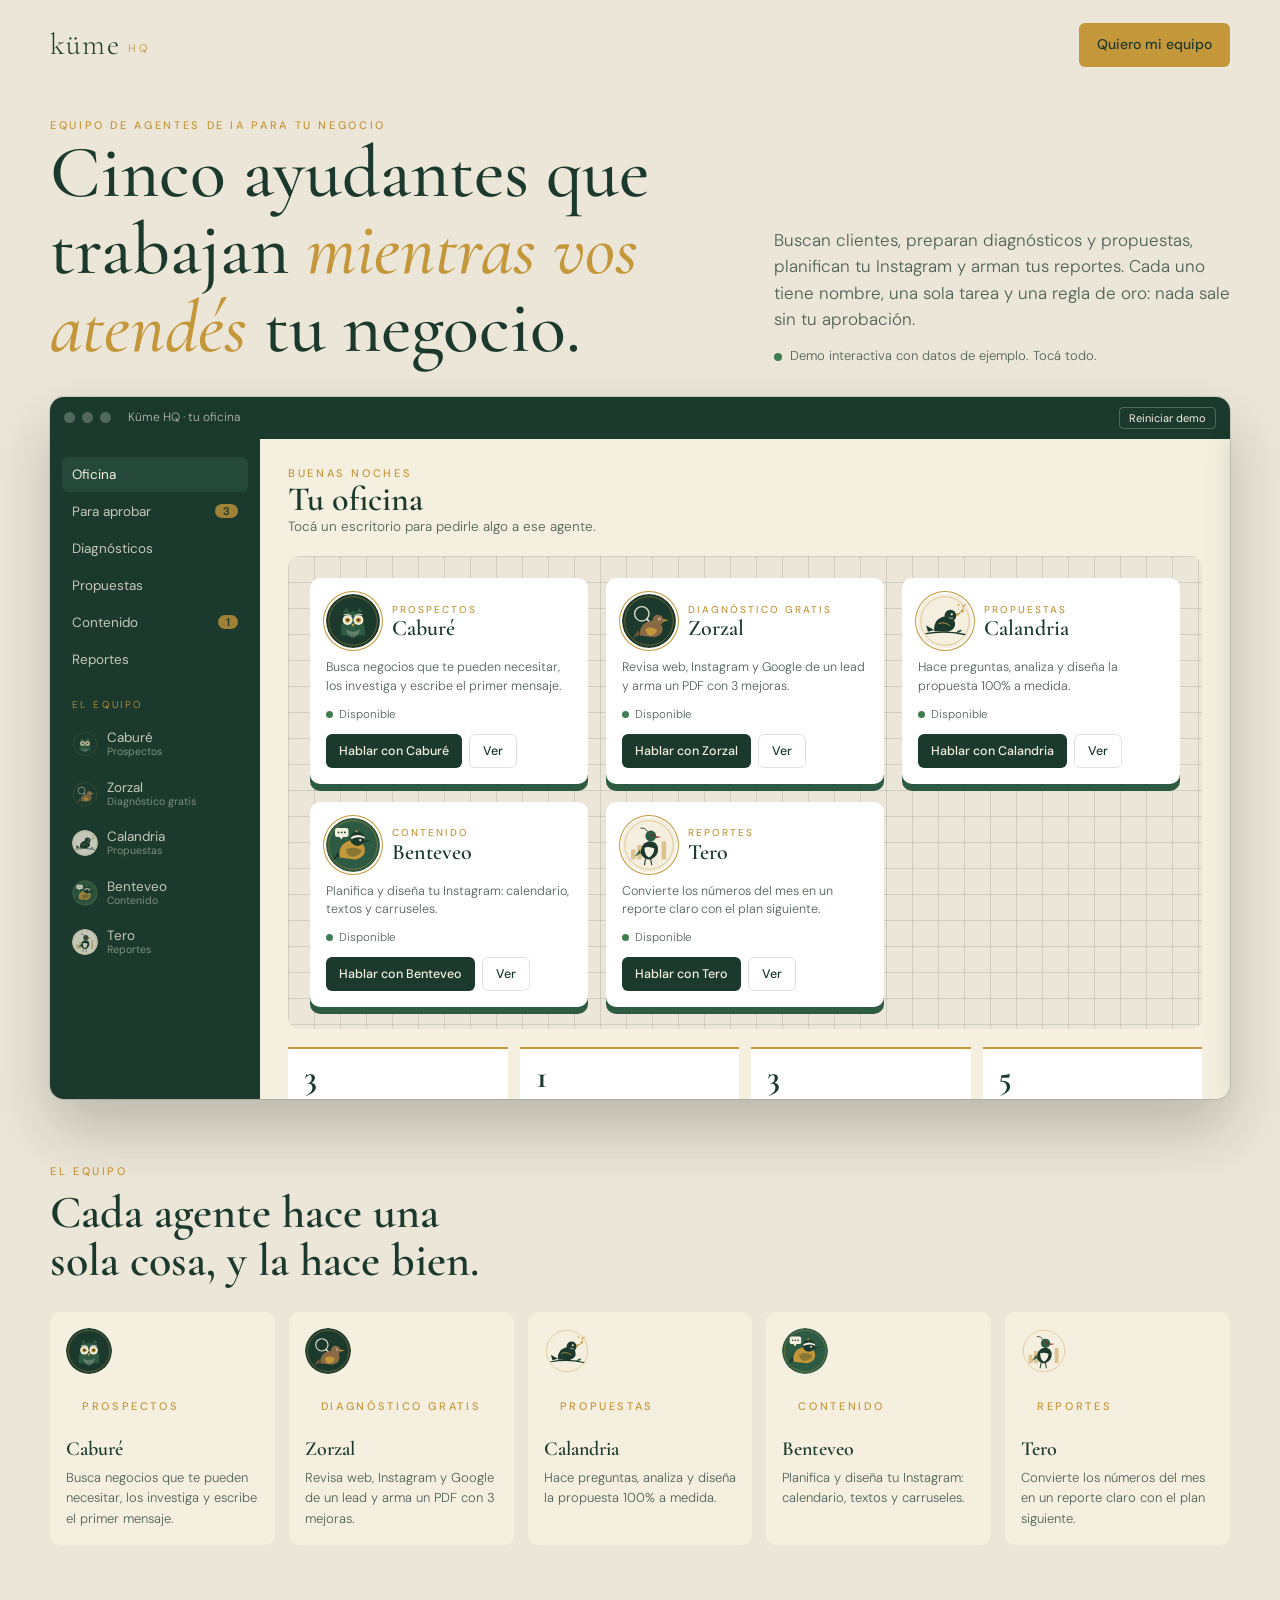
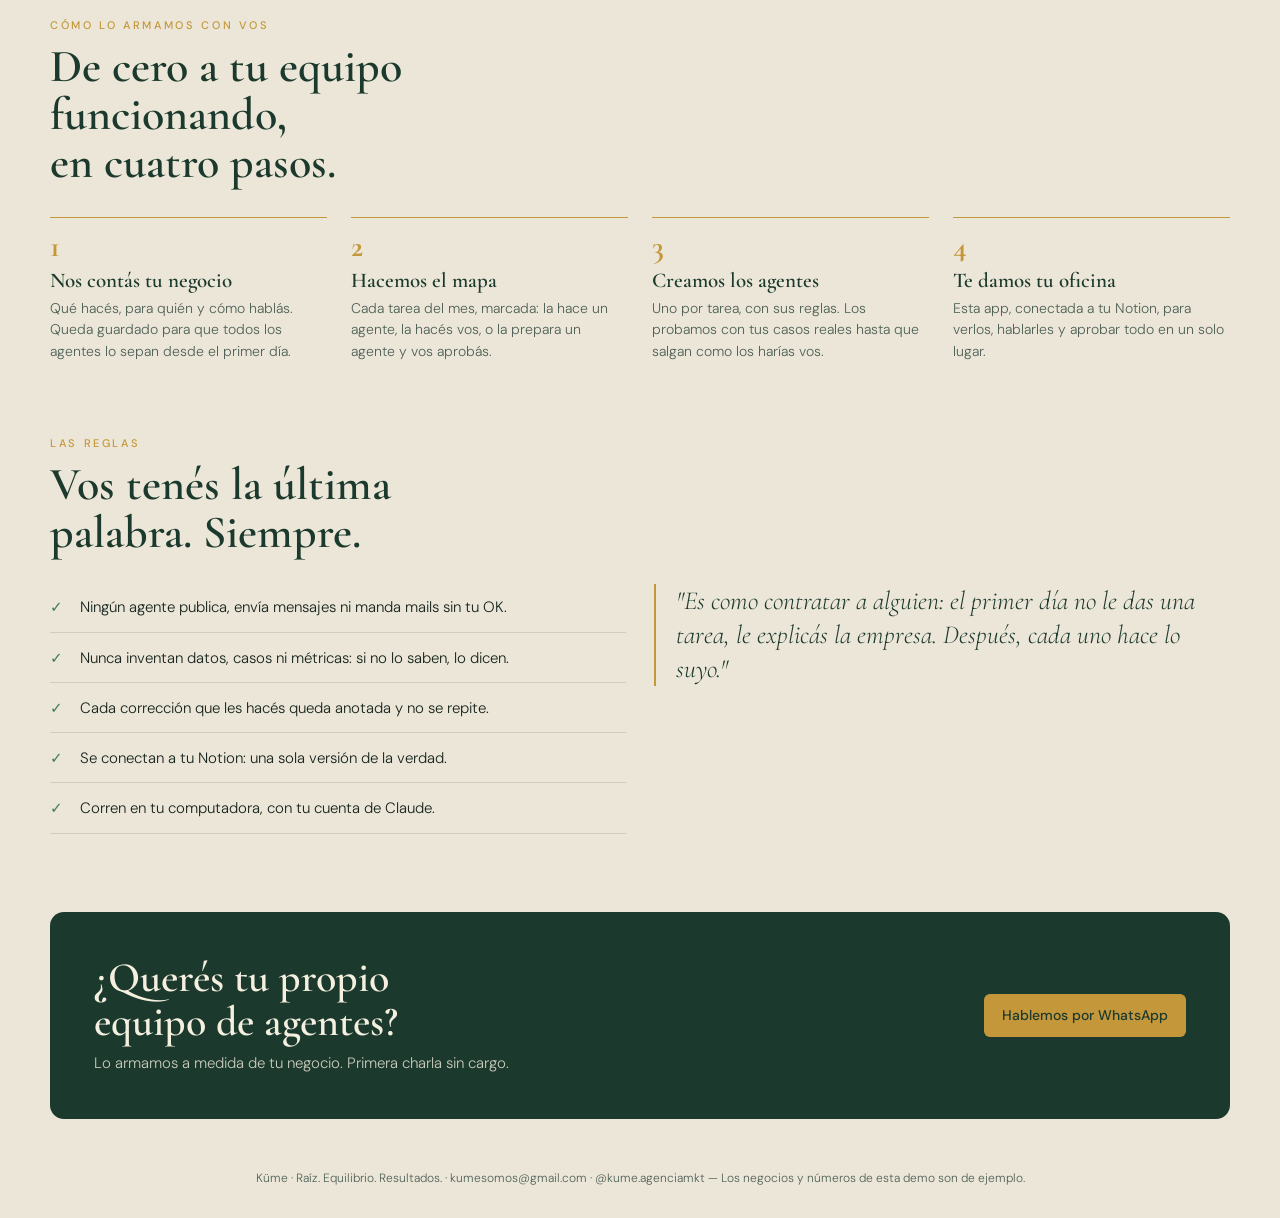
<file: hq/index.html>
<!doctype html>
<html lang="es">
<head>
<meta charset="utf-8">
<meta name="viewport" content="width=device-width, initial-scale=1">
<title>Küme HQ</title>
<link rel="preconnect" href="https://fonts.googleapis.com">
<link rel="stylesheet" href="https://fonts.googleapis.com/css2?family=Cormorant+Garamond:ital,wght@0,500;0,600;1,500&family=DM+Sans:wght@300;400;500;600&display=swap">
<style>
/* Layout: página de venta angosta + la app real en una ventana interactiva al centro. Paleta = identidad Küme. */
:root{
  color-scheme: light;
  --bg:#ECE6D8; --surface:#F5EFE0; --card:#FFFFFF; --ink:#16241D; --muted:#4F6157; --line:rgba(27,58,45,.14);
  --verde:#1B3A2D; --verde2:#2D5A42; --side:#1B3A2D; --side-ink:#F5EFE0; --side-hover:#24493A;
  --dorado:#C4973A; --dorado-ink:#1B3A2D; --msg:#DCF3D2;
  --ok:#3F7E52; --warn:#C08A22; --bad:#A6473A;
  --display:'Cormorant Garamond', Georgia, serif; --body:'DM Sans', system-ui, sans-serif;
}
@media (prefers-color-scheme: dark){
  :root:not([data-theme="light"]){
    color-scheme: dark;
    --bg:#0E1914; --surface:#13231B; --card:#1A2E24; --ink:#ECE5D4; --muted:#A8B5AA; --line:rgba(236,229,212,.12);
    --verde:#E5D9BC; --verde2:#B9C8BB; --side:#0A140F; --side-ink:#ECE5D4; --side-hover:#173025;
    --dorado:#D2A64B; --dorado-ink:#13231B; --msg:#21402F;
  }
}
:root[data-theme="dark"]{
  color-scheme: dark;
  --bg:#0E1914; --surface:#13231B; --card:#1A2E24; --ink:#ECE5D4; --muted:#A8B5AA; --line:rgba(236,229,212,.12);
  --verde:#E5D9BC; --verde2:#B9C8BB; --side:#0A140F; --side-ink:#ECE5D4; --side-hover:#173025;
  --dorado:#D2A64B; --dorado-ink:#13231B; --msg:#21402F;
}
*{box-sizing:border-box;margin:0;padding:0}
html,body{overflow-x:clip}
body{background:var(--bg);color:var(--ink);font-family:var(--body);font-weight:300;line-height:1.55;padding-inline:16px}
a{color:inherit}
button{font-family:inherit;cursor:pointer;color:inherit}
button:focus-visible,a:focus-visible,textarea:focus-visible{outline:2px solid var(--dorado);outline-offset:2px}
h1,h2,h3{font-family:var(--display);font-weight:600;color:var(--verde);line-height:1.05;text-wrap:balance}
.wrap{max-width:1180px;margin:0 auto}
.kicker{font-size:11px;letter-spacing:.24em;text-transform:uppercase;color:var(--dorado);font-weight:500}

/* Barra superior */
.top{display:flex;justify-content:space-between;align-items:center;padding-block:22px}
.logo{font-family:var(--display);font-size:30px;color:var(--verde);letter-spacing:.04em}
.logo span{font-family:var(--body);font-size:11px;letter-spacing:.28em;color:var(--dorado);margin-left:8px;vertical-align:middle}
.cta{display:inline-flex;align-items:center;gap:8px;background:var(--dorado);color:var(--dorado-ink);text-decoration:none;font-weight:500;font-size:14px;padding:11px 18px;border-radius:6px}

/* Hero */
.hero{display:grid;grid-template-columns:1.2fr .8fr;gap:40px;align-items:end;padding-block:26px 30px}
.hero h1{font-size:clamp(40px,6vw,74px);font-weight:500}
.hero h1 em{color:var(--dorado);font-style:italic}
.hero p{font-size:17px;color:var(--muted);max-width:52ch}
.hero .note{font-size:13px;margin-top:14px;display:flex;gap:8px;align-items:center;color:var(--muted)}
.hero .note i{width:8px;height:8px;border-radius:50%;background:var(--ok);display:block;animation:pulse 1.6s infinite}

/* Ventana de la app */
.window{background:var(--surface);border-radius:14px;overflow:hidden;box-shadow:0 30px 60px rgba(10,25,18,.22),0 0 0 1px var(--line)}
.chrome{display:flex;align-items:center;gap:7px;padding:10px 14px;background:var(--side);}
.chrome i{width:11px;height:11px;border-radius:50%;background:rgba(245,239,224,.25);display:block}
.chrome span{margin-left:10px;font-size:12px;color:var(--side-ink);opacity:.7}
.chrome button{margin-left:auto;background:none;border:1px solid rgba(245,239,224,.25);color:var(--side-ink);border-radius:4px;font-size:11px;padding:3px 9px}
.app{display:grid;grid-template-columns:210px 1fr;height:660px;position:relative}
aside{background:var(--side);color:var(--side-ink);padding:18px 12px;display:flex;flex-direction:column;gap:2px;overflow:auto}
aside .lab{font-size:10px;letter-spacing:.24em;text-transform:uppercase;color:var(--dorado);margin:18px 10px 6px}
aside button{background:none;border:0;color:var(--side-ink);text-align:left;padding:9px 10px;font-size:13.5px;border-radius:6px;display:flex;align-items:center;gap:9px;opacity:.78}
aside button.on,aside button:hover{background:var(--side-hover);opacity:1}
aside .count{margin-left:auto;background:var(--dorado);color:#1B3A2D;font-size:11px;font-weight:600;border-radius:10px;padding:0 8px}
aside img{width:26px;height:26px;border-radius:50%}
aside small{display:block;font-size:10.5px;opacity:.6;line-height:1.2}
main{overflow:auto;padding:26px 28px}
.vhead{display:flex;justify-content:space-between;align-items:flex-end;gap:12px;margin-bottom:18px;flex-wrap:wrap}
.vhead h2{font-size:34px}
.vhead p{font-size:13.5px;color:var(--muted)}
.view{display:none}.view.on{display:block}

/* Oficina */
.office{display:grid;grid-template-columns:repeat(auto-fill,minmax(230px,1fr));gap:18px;padding:22px;border-radius:12px;background-color:var(--bg);background-image:linear-gradient(var(--line) 1px,transparent 1px),linear-gradient(90deg,var(--line) 1px,transparent 1px);background-size:26px 26px}
.desk{background:var(--card);border-radius:10px;padding:16px;box-shadow:0 7px 0 var(--verde2);display:flex;flex-direction:column;gap:10px;transition:transform .2s}
.desk:hover{transform:translateY(-3px)}
.desk .t{display:flex;gap:12px;align-items:center}
.desk img{width:54px;height:54px;border-radius:50%;box-shadow:0 0 0 2px var(--card),0 0 0 3px var(--dorado)}
.desk h3{font-size:22px}
.desk .rol{font-size:10px;letter-spacing:.2em;text-transform:uppercase;color:var(--dorado);font-weight:500}
.desk p{font-size:12.5px;color:var(--muted);line-height:1.5}
.status{font-size:11.5px;color:var(--muted);display:flex;align-items:center;gap:6px}
.status i{width:7px;height:7px;border-radius:50%;background:var(--ok);display:block}
.status.busy i{background:var(--dorado);animation:pulse 1s infinite}
@keyframes pulse{50%{opacity:.3}}
.stats{display:grid;grid-template-columns:repeat(4,1fr);gap:12px;margin-top:18px}
.stat{background:var(--card);border-top:2px solid var(--dorado);padding:12px 14px}
.stat b{font-family:var(--display);font-size:32px;color:var(--verde);display:block;line-height:1;font-variant-numeric:tabular-nums}
.stat span{font-size:11.5px;color:var(--muted)}

.btn{background:var(--verde);color:var(--surface);border:0;border-radius:6px;padding:8px 13px;font-size:12.5px;font-weight:500}
.btn.gold{background:var(--dorado);color:#1B3A2D}
.btn.ghost{background:none;color:var(--verde);border:1px solid var(--line)}
.btn.red{background:none;color:var(--bad);border:1px solid color-mix(in srgb,var(--bad) 40%,transparent)}
.row{display:flex;gap:7px;flex-wrap:wrap}

/* Tarjetas */
.tabs{display:flex;gap:6px;margin-bottom:14px;flex-wrap:wrap}
.tabs button{background:none;border:1px solid var(--line);border-radius:20px;padding:5px 12px;font-size:12px;color:var(--verde)}
.tabs button.on{background:var(--verde);color:var(--surface);border-color:var(--verde)}
.card{background:var(--card);border-radius:10px;padding:16px 18px;margin-bottom:12px;display:grid;grid-template-columns:1fr 1.25fr;gap:18px;animation:in .35s ease}
@keyframes in{from{transform:translateY(6px);opacity:.4}to{transform:none;opacity:1}}
.card>div,main,.app>*{min-width:0}
.card h3{font-size:21px}
.meta{font-size:11.5px;color:var(--muted);margin:2px 0 8px}
.pill{display:inline-block;font-size:10.5px;padding:2px 9px;border-radius:10px;background:var(--bg);color:var(--verde);margin:0 4px 4px 0}
.pill.gold{background:var(--dorado);color:#1B3A2D;font-weight:500}
.op{font-size:12.5px;color:var(--muted);line-height:1.5}
.msg{background:var(--msg);border-radius:10px;padding:12px 14px;font-size:13px;line-height:1.5;white-space:pre-wrap;margin-bottom:10px}
.empty{color:var(--muted);font-size:13px;padding:24px 0}
table{width:100%;border-collapse:collapse;background:var(--card);border-radius:10px;overflow:hidden}
th,td{text-align:left;padding:12px 14px;font-size:12.5px;border-bottom:1px solid var(--line)}
th{font-size:10px;letter-spacing:.18em;text-transform:uppercase;color:var(--muted);font-weight:500}
td .link{background:none;border:0;color:var(--verde);text-decoration:underline;font-size:12.5px;padding:0}

/* Mini slide de contenido */
.slides{display:flex;gap:6px;overflow-x:auto;margin-top:8px}
.slide{flex:0 0 88px;height:110px;border-radius:4px;padding:9px;display:flex;flex-direction:column;justify-content:center;font-family:var(--display);font-size:12px;line-height:1.1}
.slide.v{background:#1B3A2D;color:#F5EFE0}.slide.c{background:#F5EFE0;color:#1B3A2D;border:1px solid var(--line)}
.slide em{color:#C4973A;font-style:italic}
.slide .n{color:#C4973A;font-size:22px}

/* Chat */
.chat{position:absolute;top:0;right:0;bottom:0;width:min(420px,100%);background:var(--card);box-shadow:-14px 0 30px rgba(0,0,0,.18);transform:translateX(105%);transition:transform .25s;display:flex;flex-direction:column;z-index:5}
.chat.on{transform:none}
.chead{background:var(--side);color:var(--side-ink);padding:14px 16px;display:flex;gap:10px;align-items:center}
.chead img{width:38px;height:38px;border-radius:50%}
.chead h3{color:var(--side-ink);font-size:20px}
.chead small{font-size:11px;opacity:.7}
.chead .x{margin-left:auto;background:none;border:0;color:var(--side-ink);font-size:22px;line-height:1}
.msgs{flex:1;overflow:auto;padding:16px;background:var(--surface);display:flex;flex-direction:column;gap:8px}
.b{max-width:88%;padding:9px 12px;border-radius:10px;font-size:13px;line-height:1.5;white-space:pre-wrap}
.b.vos{align-self:flex-end;background:var(--verde);color:var(--surface)}
.b.ag{align-self:flex-start;background:var(--card);border:1px solid var(--line)}
.step{align-self:flex-start;font-size:11.5px;color:var(--muted);display:flex;gap:6px;align-items:center}
.step i{width:6px;height:6px;border-radius:50%;background:var(--dorado);display:block}
.step.done i{background:var(--ok)}
.shorts{display:flex;gap:6px;flex-wrap:wrap;padding:10px 14px 0;border-top:1px solid var(--line)}
.shorts button{background:var(--bg);border:0;border-radius:14px;padding:5px 10px;font-size:11.5px;color:var(--verde)}
form.send{display:flex;gap:8px;padding:10px 14px 14px}
form.send textarea{flex:1;border:1px solid var(--line);background:var(--surface);color:var(--ink);border-radius:8px;padding:9px 11px;font-family:inherit;font-size:13px;resize:none;height:52px}

/* Modal documento */
.modal{position:absolute;inset:0;background:rgba(10,20,15,.55);display:none;align-items:center;justify-content:center;z-index:8;padding:18px}
.modal.on{display:flex}
.doc{background:#F5EFE0;color:#16241D;width:min(520px,100%);max-height:100%;overflow:auto;border-radius:8px;box-shadow:0 20px 40px rgba(0,0,0,.3)}
.doc .dh{background:#1B3A2D;color:#F5EFE0;padding:20px 24px}
.doc .dh h3{color:#F5EFE0;font-size:26px}
.doc .db{padding:18px 24px 24px;display:flex;flex-direction:column;gap:10px}
.doc .db h3{color:#1B3A2D;font-size:18px}
.doc p,.doc li{font-size:13px;line-height:1.5}
.doc .sem{display:grid;grid-template-columns:14px 1fr;gap:8px;align-items:start;padding:6px 0;border-bottom:1px solid rgba(27,58,45,.12)}
.doc .dot{width:11px;height:11px;border-radius:50%;margin-top:4px}
.doc .kpis{display:grid;grid-template-columns:repeat(3,1fr);gap:8px}
.doc .kpi{background:#fff;border-top:2px solid #C4973A;padding:8px}
.doc .kpi b{font-family:var(--display);font-size:24px;display:block;color:#1B3A2D}
.doc .kpi span{font-size:11px;color:#4F6157}
.doc .close{align-self:flex-end}
.doc .dk{font-size:10px;letter-spacing:.24em;text-transform:uppercase;color:#C4973A;font-weight:500}

/* Toast */
.toast{position:absolute;left:50%;bottom:18px;transform:translate(-50%,30px);opacity:0;background:var(--verde);color:var(--surface);font-size:13px;padding:10px 16px;border-radius:8px;transition:.25s;z-index:9;pointer-events:none;max-width:90%}
.toast.on{transform:translate(-50%,0);opacity:1}

/* Secciones de venta */
section.sell{padding-block:64px 8px}
section.sell h2{font-size:clamp(30px,4vw,46px);max-width:22ch;margin-top:8px}
.steps{display:grid;grid-template-columns:repeat(4,1fr);gap:24px;margin-top:30px}
.steps div{border-top:1px solid var(--dorado);padding-top:14px}
.steps b{font-family:var(--display);font-size:30px;color:var(--dorado);display:block;line-height:1}
.steps h3{font-size:21px;margin:8px 0 6px}
.steps p{font-size:14px;color:var(--muted)}
.team{display:grid;grid-template-columns:repeat(5,1fr);gap:14px;margin-top:28px}
.team div{background:var(--surface);border-radius:10px;padding:16px;display:flex;flex-direction:column;gap:8px}
.team img{width:46px;height:46px;border-radius:50%}
.team h3{font-size:20px}
.team p{font-size:13px;color:var(--muted)}
.rules{display:grid;grid-template-columns:1fr 1fr;gap:28px;margin-top:28px;align-items:start}
.rules ul{list-style:none;display:flex;flex-direction:column;gap:2px}
.rules li{padding:12px 0;border-bottom:1px solid var(--line);font-size:15px;display:grid;grid-template-columns:22px 1fr;gap:8px}
.rules li::before{content:"✓";color:var(--ok);font-weight:600}
.quote{font-family:var(--display);font-style:italic;font-size:26px;line-height:1.3;color:var(--verde);border-left:2px solid var(--dorado);padding-left:20px}
.final{margin-block:70px 40px;background:var(--side);color:var(--side-ink);border-radius:14px;padding:44px;display:flex;justify-content:space-between;align-items:center;gap:24px;flex-wrap:wrap}
.final h2{color:var(--side-ink);font-size:clamp(28px,4vw,42px);max-width:20ch}
.final p{opacity:.8;font-size:15px;margin-top:8px}
footer{font-size:12px;color:var(--muted);padding-block:10px 30px;text-align:center}

@media (max-width:900px){
  .hero{grid-template-columns:1fr;gap:16px;padding-block:10px 22px}
  .hero p{font-size:15.5px}
  /* En el celular la app se comporta como una app: menú fijo arriba, una sola barra de scroll, chat a pantalla completa */
  .window{overflow:visible;border-radius:12px}
  .chrome{border-radius:12px 12px 0 0}
  .app{grid-template-columns:1fr;height:auto}
  aside{flex-direction:row;overflow-x:auto;padding:8px;gap:4px;position:sticky;top:env(safe-area-inset-top,0px);z-index:4;scrollbar-width:none;-webkit-mask-image:linear-gradient(90deg,#000 85%,transparent);mask-image:linear-gradient(90deg,#000 85%,transparent)}
  aside::-webkit-scrollbar{display:none}
  aside .lab,aside .agent-btn{display:none}
  aside button{white-space:nowrap;padding:9px 12px}
  main{padding:18px 14px 26px;overflow:visible;border-radius:0 0 12px 12px;background:var(--surface)}
  .vhead h2{font-size:30px}
  .office{padding:12px;gap:14px}
  .chat{position:fixed;inset:0;width:100%;z-index:50;padding-top:env(safe-area-inset-top,0px);padding-bottom:env(safe-area-inset-bottom,0px);transform:none;transition:none}
  .chat:not(.on){display:none}
  .modal{position:fixed;z-index:60}
  .toast{position:fixed;bottom:calc(18px + env(safe-area-inset-bottom,0px));z-index:70}
  .btn{padding:10px 14px;font-size:13px}
  form.send textarea{font-size:16px}
  .card{grid-template-columns:1fr}
  .stats{grid-template-columns:1fr 1fr}
  .steps,.team,.rules{grid-template-columns:1fr 1fr}
}
@media (max-width:520px){.steps,.team,.rules{grid-template-columns:1fr}.final{padding:28px}}
@media (prefers-reduced-motion:reduce){*{animation:none!important;transition:none!important}}
</style>
</head>
<body>
<div class="wrap">
  <header class="top">
    <div class="logo">küme<span>HQ</span></div>
    <a class="cta" href="https://wa.me/5491157517796?text=Hola%20K%C3%BCme!%20Vi%20la%20demo%20de%20K%C3%BCme%20HQ%20y%20quiero%20mi%20equipo%20de%20agentes." target="_blank" rel="noopener">Quiero mi equipo</a>
  </header>

  <section class="hero">
    <div>
      <div class="kicker">Equipo de agentes de IA para tu negocio</div>
      <h1>Cinco ayudantes que trabajan <em>mientras vos atendés</em> tu negocio.</h1>
    </div>
    <div>
      <p>Buscan clientes, preparan diagnósticos y propuestas, planifican tu Instagram y arman tus reportes. Cada uno tiene nombre, una sola tarea y una regla de oro: nada sale sin tu aprobación.</p>
      <div class="note"><i></i>Demo interactiva con datos de ejemplo. Tocá todo.</div>
    </div>
  </section>

  <div class="window" id="demo">
    <div class="chrome"><i></i><i></i><i></i><span>Küme HQ · tu oficina</span><button type="button" id="reset">Reiniciar demo</button></div>
    <div class="app">
      <aside>
        <button type="button" data-v="oficina" class="on">Oficina</button>
        <button type="button" data-v="aprobar">Para aprobar <span class="count" id="c-ap"></span></button>
        <button type="button" data-v="diag">Diagnósticos</button>
        <button type="button" data-v="prop">Propuestas</button>
        <button type="button" data-v="cont">Contenido <span class="count" id="c-co"></span></button>
        <button type="button" data-v="rep">Reportes</button>
        <div class="lab">El equipo</div>
        <div id="side-agents" style="display:contents"></div>
      </aside>
      <main>
        <section class="view on" id="v-oficina">
          <div class="vhead"><div><div class="kicker" id="saludo">Buen día</div><h2>Tu oficina</h2><p>Tocá un escritorio para pedirle algo a ese agente.</p></div></div>
          <div class="office" id="office"></div>
          <div class="stats">
            <div class="stat"><b id="s1">0</b><span>mensajes para aprobar</span></div>
            <div class="stat"><b id="s2">0</b><span>piezas para aprobar</span></div>
            <div class="stat"><b id="s3">0</b><span>documentos listos</span></div>
            <div class="stat"><b id="s4">5</b><span>agentes trabajando</span></div>
          </div>
        </section>
        <section class="view" id="v-aprobar">
          <div class="vhead"><div><div class="kicker">Caburé · Prospectos</div><h2>Para aprobar</h2><p>Caburé encontró estos negocios y les escribió el primer mensaje. Vos decidís.</p></div><button type="button" class="btn" data-chat="cabure">Pedir más prospectos</button></div>
          <div class="tabs" id="tabs-ap"></div>
          <div id="list-ap"></div>
        </section>
        <section class="view" id="v-diag">
          <div class="vhead"><div><div class="kicker">Zorzal · Diagnóstico gratis</div><h2>Diagnósticos</h2><p>El regalo que mandás antes de la consulta.</p></div><button type="button" class="btn" data-chat="zorzal">Pedir un diagnóstico</button></div>
          <table><thead><tr><th>Negocio</th><th>Estado</th><th></th></tr></thead><tbody id="list-diag"></tbody></table>
        </section>
        <section class="view" id="v-prop">
          <div class="vhead"><div><div class="kicker">Calandria · Propuestas</div><h2>Propuestas</h2><p>Cada una hecha a medida, a partir de preguntas y análisis.</p></div><button type="button" class="btn" data-chat="calandria">Pedir una propuesta</button></div>
          <table><thead><tr><th>Cliente</th><th>Fase</th><th></th></tr></thead><tbody id="list-prop"></tbody></table>
        </section>
        <section class="view" id="v-cont">
          <div class="vhead"><div><div class="kicker">Benteveo · Tu Instagram</div><h2>Contenido</h2><p>Calendario, textos y diseños listos. Aprobás y programás.</p></div><button type="button" class="btn" data-chat="benteveo">Pedir contenido</button></div>
          <div class="tabs" id="tabs-co"></div>
          <div id="list-co"></div>
        </section>
        <section class="view" id="v-rep">
          <div class="vhead"><div><div class="kicker">Tero · Reportes</div><h2>Reportes</h2><p>Lo que pasó en el mes, en lenguaje simple.</p></div><button type="button" class="btn" data-chat="tero">Pedir un reporte</button></div>
          <table><thead><tr><th>Cliente</th><th>Mes</th><th>Estado</th><th></th></tr></thead><tbody id="list-rep"></tbody></table>
        </section>
      </main>

      <div class="chat" id="chat" aria-live="polite">
        <div class="chead"><img id="ch-img" alt=""><div><h3 id="ch-n"></h3><small id="ch-r"></small></div><button type="button" class="x" id="ch-x" aria-label="Cerrar chat">×</button></div>
        <div class="msgs" id="msgs"></div>
        <div class="shorts" id="shorts"></div>
        <form class="send" id="send"><textarea id="txt" aria-label="Mensaje para el agente" placeholder="Pedile algo…"></textarea><button class="btn gold" id="go">Enviar</button></form>
      </div>
      <div class="modal" id="modal"><div class="doc" id="doc"></div></div>
      <div class="toast" id="toast"></div>
    </div>
  </div>

  <section class="sell">
    <div class="kicker">El equipo</div>
    <h2>Cada agente hace una sola cosa, y la hace bien.</h2>
    <div class="team" id="team"></div>
  </section>

  <section class="sell">
    <div class="kicker">Cómo lo armamos con vos</div>
    <h2>De cero a tu equipo funcionando, en cuatro pasos.</h2>
    <div class="steps">
      <div><b>1</b><h3>Nos contás tu negocio</h3><p>Qué hacés, para quién y cómo hablás. Queda guardado para que todos los agentes lo sepan desde el primer día.</p></div>
      <div><b>2</b><h3>Hacemos el mapa</h3><p>Cada tarea del mes, marcada: la hace un agente, la hacés vos, o la prepara un agente y vos aprobás.</p></div>
      <div><b>3</b><h3>Creamos los agentes</h3><p>Uno por tarea, con sus reglas. Los probamos con tus casos reales hasta que salgan como los harías vos.</p></div>
      <div><b>4</b><h3>Te damos tu oficina</h3><p>Esta app, conectada a tu Notion, para verlos, hablarles y aprobar todo en un solo lugar.</p></div>
    </div>
  </section>

  <section class="sell">
    <div class="kicker">Las reglas</div>
    <h2>Vos tenés la última palabra. Siempre.</h2>
    <div class="rules">
      <ul>
        <li>Ningún agente publica, envía mensajes ni manda mails sin tu OK.</li>
        <li>Nunca inventan datos, casos ni métricas: si no lo saben, lo dicen.</li>
        <li>Cada corrección que les hacés queda anotada y no se repite.</li>
        <li>Se conectan a tu Notion: una sola versión de la verdad.</li>
        <li>Corren en tu computadora, con tu cuenta de Claude.</li>
      </ul>
      <p class="quote">"Es como contratar a alguien: el primer día no le das una tarea, le explicás la empresa. Después, cada uno hace lo suyo."</p>
    </div>
  </section>

  <section class="final">
    <div><h2>¿Querés tu propio equipo de agentes?</h2><p>Lo armamos a medida de tu negocio. Primera charla sin cargo.</p></div>
    <a class="cta" href="https://wa.me/5491157517796?text=Hola%20K%C3%BCme!%20Vi%20la%20demo%20de%20K%C3%BCme%20HQ%20y%20quiero%20mi%20equipo%20de%20agentes." target="_blank" rel="noopener">Hablemos por WhatsApp</a>
  </section>
  <footer>Küme · Raíz. Equilibrio. Resultados. · kumesomos@gmail.com · @kume.agenciamkt — Los negocios y números de esta demo son de ejemplo.</footer>
</div>

<script>
const AV = {"cabure": "[data-uri]", "zorzal": "[data-uri]", "calandria": "[data-uri]", "benteveo": "[data-uri]", "tero": "[data-uri]"};
const AGENTS = [
  {id:"cabure", n:"Caburé", r:"Prospectos", d:"Busca negocios que te pueden necesitar, los investiga y escribe el primer mensaje.", v:"aprobar",
   s:["Buscame 5 gimnasios boutique en Núñez","Buscame 10 cafeterías en Palermo"]},
  {id:"zorzal", n:"Zorzal", r:"Diagnóstico gratis", d:"Revisa web, Instagram y Google de un lead y arma un PDF con 3 mejoras.", v:"diag",
   s:["Diagnóstico de Café Lumbre","Diagnóstico de Pilates Norte"]},
  {id:"calandria", n:"Calandria", r:"Propuestas", d:"Hace preguntas, analiza y diseña la propuesta 100% a medida.", v:"prop",
   s:["Arrancá la propuesta de Pilates Norte","Estas son las respuestas del cliente"]},
  {id:"benteveo", n:"Benteveo", r:"Contenido", d:"Planifica y diseña tu Instagram: calendario, textos y carruseles.", v:"cont",
   s:["Armá la semana que viene","Diseñá un carrusel sobre precios"]},
  {id:"tero", n:"Tero", r:"Reportes", d:"Convierte los números del mes en un reporte claro con el plan siguiente.", v:"rep",
   s:["Reporte de Pilates Norte de octubre","Reporte de Café Lumbre de octubre"]},
];
const INIT = () => ({
  pros:[
    {id:"p1",n:"Café Lumbre",rub:"Cafetería",z:"Palermo",pt:"4 · Muy bueno",st:"Mensaje listo",srv:["Web","Redes"],
     op:"8,4K seguidores y sin web: el menú está en una foto de Instagram y los pedidos van por DM.",
     m:"¡Hola, equipo de Lumbre! Somos de Küme. Vimos que el menú vive en una foto del perfil y que los pedidos llegan por DM. Con un menú online propio se lee mejor en el celu y no se pierde ningún pedido. ¿Les mostramos en 15 minutos cómo se vería? Sin cargo."},
    {id:"p2",n:"Pilates Norte",rub:"Fitness",z:"Núñez",pt:"5 · Ideal",st:"Mensaje listo",srv:["Automatización","Web"],
     op:"4,9★ con 210 reseñas. Las reservas de clases son por WhatsApp y varias reseñas dicen que cuesta conseguir turno.",
     m:"¡Hola, Pilates Norte! Somos de Küme. 210 reseñas con 4,9 es una locura 👏 Notamos que varias mencionan lo difícil que es reservar por WhatsApp. Un sistema de reservas online les puede liberar horas por semana. ¿Charlamos 15 minutos? Sin cargo."},
    {id:"p3",n:"Arce Propiedades",rub:"Inmobiliaria",z:"Belgrano",pt:"3 · Bueno",st:"Mensaje listo",srv:["Web"],
     op:"Web de 2016 que no se adapta al celular. Instagram activo pero sin link a las propiedades.",
     m:"¡Hola, equipo de Arce! Somos de Küme. Vimos que en Instagram muestran propiedades muy lindas, pero desde el celu la web cuesta navegarla. Tenemos 3 ideas simples para que más consultas lleguen desde Instagram. ¿Se las pasamos? Sin cargo."}
  ],
  diag:[{n:"Pilates Norte",ok:true}],
  prop:[{n:"Estudio Ámbar",f:"Lista para revisar"},{n:"Pilates Norte",f:"Esperando respuestas"}],
  cont:[
    {id:"c1",t:"5 señales de que tu web te hace perder clientes",f:"Lunes · Carrusel",pl:"Educativo",st:"Para aprobar",
     cap:"Tu web no tiene que ser perfecta. Tiene que no espantar a nadie. Deslizá y revisá las 5 señales. Escribinos \"WEB\" y te decimos cuáles son las tuyas.",
     sl:[["v","Tu web te está <em>haciendo perder</em> clientes."],["c","<span class='n'>01</span>Hay que hacer zoom en el celu."],["c","<span class='n'>02</span>No se entiende qué vendés."],["c","<span class='n'>03</span>No hay botón para contactarte."],["v","¿Te reconociste en dos?"]]},
    {id:"c2",t:"Por qué no te prometemos viralidad",f:"Miércoles · Reel",pl:"Opinión",st:"Grabar",
     cap:"Lo viral es suerte. Lo que hace crecer un negocio es que la gente correcta entienda qué vendés.",sl:[["v","Si te prometen <em>viralidad</em>, desconfiá."]]},
  ],
  rep:[{c:"Estudio Ámbar",m:"Septiembre",ok:true}],
});
let S = INIT(), cur = null, fAp = "Mensaje listo", fCo = "Para aprobar", busy = {};
const $ = (q) => document.querySelector(q);
const esc = (s) => String(s).replace(/[&<>"]/g, (c) => ({"&":"&amp;","<":"&lt;",">":"&gt;",'"':"&quot;"}[c]));
const ag = (id) => AGENTS.find((a) => a.id === id);
const h = new Date().getHours(); $("#saludo").textContent = h < 13 ? "Buen día" : h < 20 ? "Buenas tardes" : "Buenas noches";

function toast(t){ const el=$("#toast"); el.textContent=t; el.classList.add("on"); clearTimeout(toast.k); toast.k=setTimeout(()=>el.classList.remove("on"),2600); }
function show(v){
  document.querySelectorAll("aside [data-v]").forEach((b)=>b.classList.toggle("on",b.dataset.v===v));
  document.querySelectorAll(".view").forEach((s)=>s.classList.toggle("on",s.id==="v-"+v));
  if (innerWidth < 900) {
    const a = document.querySelector(`aside [data-v="${v}"]`), bar = document.querySelector("aside");
    if (a) bar.scrollTo({ left: a.offsetLeft - bar.clientWidth / 2 + a.offsetWidth / 2, behavior: "smooth" });
    const top = $("#demo").getBoundingClientRect().top; if (top < 0) $("#demo").scrollIntoView({block:"start"});
  }
}
document.querySelectorAll("aside [data-v]").forEach((b)=>b.onclick=()=>show(b.dataset.v));
document.addEventListener("click",(e)=>{ const c=e.target.closest("[data-chat]"); if(c) openChat(c.dataset.chat); });

function render(){
  $("#side-agents").innerHTML = AGENTS.map((a)=>`<button type="button" class="agent-btn" data-chat="${a.id}"><img src="${AV[a.id]}" alt=""><span>${a.n}<small>${a.r}</small></span></button>`).join("");
  $("#office").innerHTML = AGENTS.map((a)=>`<div class="desk"><div class="t"><img src="${AV[a.id]}" alt=""><div><div class="rol">${a.r}</div><h3>${a.n}</h3></div></div><p>${a.d}</p><span class="status ${busy[a.id]?"busy":""}"><i></i>${busy[a.id]?"Trabajando…":"Disponible"}</span><div class="row"><button type="button" class="btn" data-chat="${a.id}">Hablar con ${a.n}</button><button type="button" class="btn ghost" onclick="show('${a.v}')">Ver</button></div></div>`).join("");
  $("#team").innerHTML = AGENTS.map((a)=>`<div><img src="${AV[a.id]}" alt=""><div class="kicker">${a.r}</div><h3>${a.n}</h3><p>${a.d}</p></div>`).join("");
  const nAp=S.pros.filter((p)=>p.st==="Mensaje listo").length, nCo=S.cont.filter((c)=>c.st==="Para aprobar").length;
  $("#c-ap").textContent=nAp||""; $("#c-ap").hidden=!nAp; $("#c-co").textContent=nCo||""; $("#c-co").hidden=!nCo;
  $("#s1").textContent=nAp; $("#s2").textContent=nCo; $("#s3").textContent=S.diag.length+S.prop.filter(p=>p.f==="Lista para revisar").length+S.rep.length;
  // prospectos
  const EST=["Mensaje listo","Aprobado","Contactado","Descartado"];
  $("#tabs-ap").innerHTML=EST.map((e)=>`<button type="button" class="${e===fAp?"on":""}" data-fap="${e}">${e} (${S.pros.filter((p)=>p.st===e).length})</button>`).join("");
  const ps=S.pros.filter((p)=>p.st===fAp);
  $("#list-ap").innerHTML=ps.length?ps.map((p)=>`<div class="card"><div><h3>${esc(p.n)}</h3><div class="meta">${esc(p.rub)} · ${esc(p.z)}</div><span class="pill gold">${esc(p.pt)}</span>${p.srv.map((s)=>`<span class="pill">${s}</span>`).join("")}<p class="op" style="margin-top:6px">${esc(p.op)}</p></div><div><div class="msg">${esc(p.m)}</div><div class="row">${accAp(p)}</div></div></div>`).join(""):`<div class="empty">No hay prospectos en "${fAp}".</div>`;
  // diagnosticos / propuestas / reportes
  $("#list-diag").innerHTML=S.diag.map((d)=>`<tr><td><b>${esc(d.n)}</b></td><td><span class="pill ${d.ok?"gold":""}">${d.ok?"Listo para revisar":"Revisando…"}</span></td><td>${d.ok?`<button type="button" class="link" data-doc="diag" data-n="${esc(d.n)}">Ver PDF</button>`:""}</td></tr>`).join("");
  $("#list-prop").innerHTML=S.prop.map((p)=>`<tr><td><b>${esc(p.n)}</b></td><td><span class="pill ${p.f==="Lista para revisar"?"gold":""}">${esc(p.f)}</span></td><td>${p.f==="Lista para revisar"?`<button type="button" class="link" data-doc="prop" data-n="${esc(p.n)}">Ver propuesta</button>`:""}</td></tr>`).join("");
  $("#list-rep").innerHTML=S.rep.map((r)=>`<tr><td><b>${esc(r.c)}</b></td><td>${esc(r.m)}</td><td><span class="pill ${r.ok?"gold":""}">${r.ok?"Listo para revisar":"Armando…"}</span></td><td>${r.ok?`<button type="button" class="link" data-doc="rep" data-n="${esc(r.c)}" data-m="${esc(r.m)}">Ver reporte</button>`:""}</td></tr>`).join("");
  // contenido
  const EC=["Para aprobar","Grabar","Aprobado"];
  $("#tabs-co").innerHTML=EC.map((e)=>`<button type="button" class="${e===fCo?"on":""}" data-fco="${e}">${e} (${S.cont.filter((c)=>c.st===e).length})</button>`).join("");
  const cs=S.cont.filter((c)=>c.st===fCo);
  $("#list-co").innerHTML=cs.length?cs.map((c)=>`<div class="card"><div><div class="meta">${esc(c.f)}</div><h3>${esc(c.t)}</h3><span class="pill gold">${esc(c.pl)}</span><div class="slides">${c.sl.map((s)=>`<div class="slide ${s[0]}">${s[1]}</div>`).join("")}</div></div><div><div class="msg" style="background:var(--surface)">${esc(c.cap)}</div><div class="row">${c.st==="Para aprobar"?`<button type="button" class="btn gold" data-co="${c.id}" data-st="Aprobado">Aprobar</button><button type="button" class="btn red" data-chat="benteveo">Pedir cambios</button>`:c.st==="Grabar"?`<button type="button" class="btn gold" data-co="${c.id}" data-st="Aprobado">Ya lo grabé</button>`:`<span class="pill">Listo para programar</span>`}</div></div></div>`).join(""):`<div class="empty">No hay piezas en "${fCo}".</div>`;
}
function accAp(p){
  const b=(st,l,c="btn")=>`<button type="button" class="${c}" data-ap="${p.id}" data-st="${st}">${l}</button>`;
  if(p.st==="Mensaje listo") return b("Aprobado","Aprobar","btn gold")+b("Descartado","Descartar","btn red");
  if(p.st==="Aprobado") return `<button type="button" class="btn ghost" data-copy="${p.id}">Copiar mensaje</button>`+b("Contactado","Ya lo envié")+`<button type="button" class="btn ghost" data-chat="zorzal">Diagnóstico</button>`;
  if(p.st==="Contactado") return `<button type="button" class="btn ghost" data-chat="zorzal">Pedir diagnóstico a Zorzal</button>`;
  return b("Mensaje listo","Recuperar","btn ghost");
}
document.addEventListener("click",(e)=>{
  const t=e.target;
  if(t.dataset.fap){fAp=t.dataset.fap;render();}
  if(t.dataset.fco){fCo=t.dataset.fco;render();}
  if(t.dataset.ap){S.pros.find((p)=>p.id===t.dataset.ap).st=t.dataset.st;render();toast({Aprobado:"Aprobado ✓ Ahora copiás el mensaje y lo mandás vos.",Contactado:"Marcado como enviado.",Descartado:"Descartado.","Mensaje listo":"Recuperado."}[t.dataset.st]);}
  if(t.dataset.co){S.cont.find((c)=>c.id===t.dataset.co).st=t.dataset.st;render();toast("Pieza aprobada ✓ Lista para que la programes.");}
  if(t.dataset.copy){const p=S.pros.find((x)=>x.id===t.dataset.copy);navigator.clipboard?.writeText(p.m).catch(()=>{});t.textContent="Copiado ✓";}
  if(t.dataset.doc) openDoc(t.dataset.doc,t.dataset.n,t.dataset.m);
  if(t.id==="modal"||t.dataset.close!==undefined) $("#modal").classList.remove("on");
});

/* ---------- Documentos de ejemplo ---------- */
function openDoc(kind,n,m){
  const dot=(c)=>`<span class="dot" style="background:${c}"></span>`;
  let html="";
  if(kind==="diag") html=`<div class="dh"><div class="dk">Diagnóstico gratis</div><h3>${esc(n)}, visto desde el celular de un cliente</h3></div><div class="db">
    <div class="sem">${dot("#A6473A")}<p><b>Web:</b> no hay una página propia con horarios, precios y cómo reservar.</p></div>
    <div class="sem">${dot("#3F7E52")}<p><b>Google:</b> 4,9★ con 210 reseñas. Excelente.</p></div>
    <div class="sem">${dot("#C08A22")}<p><b>Reservas:</b> solo por WhatsApp; 6 reseñas mencionan demoras para conseguir turno.</p></div>
    <h3>3 mejoras para esta semana</h3><ol style="padding-left:18px"><li>Respondé las reseñas que hablan de turnos: "ya estamos mejorando cómo reservar".</li><li>Fijá un post con horarios de clases y cómo reservar.</li><li>Sumá en la bio el link directo a WhatsApp con un mensaje armado.</li></ol>
    <button type="button" class="btn close" data-close>Cerrar</button></div>`;
  if(kind==="prop") html=`<div class="dh"><div class="dk">Propuesta a medida</div><h3>${esc(n)}: que tu web reserve por vos</h3></div><div class="db">
    <p><b>Lo que vimos:</b> la marca está pensada con mucho cuidado, pero cada consulta pasa por un mail.</p>
    <p><b>La solución:</b> web nueva con portfolio y agenda de reuniones online, más un asistente que responde las preguntas frecuentes.</p>
    <div class="kpis"><div class="kpi"><b>2</b><span>opciones de inversión</span></div><div class="kpi"><b>5</b><span>semanas de trabajo</span></div><div class="kpi"><b>3</b><span>tramos de pago</span></div></div>
    <p style="font-size:12px;color:#4F6157">Antes de diseñarla, Calandria te muestra el resumen y el precio y espera tu OK.</p>
    <button type="button" class="btn close" data-close>Cerrar</button></div>`;
  if(kind==="rep") html=`<div class="dh"><div class="dk">Reporte mensual · ${esc(m||"")}</div><h3>${esc(n)}</h3></div><div class="db">
    <p style="font-family:var(--display);font-style:italic;font-size:18px">Un mes de crecimiento: más gente te vio y más gente pidió turno.</p>
    <div class="kpis"><div class="kpi"><b>+64%</b><span>cuentas alcanzadas</span></div><div class="kpi"><b>+38%</b><span>consultas</span></div><div class="kpi"><b>12</b><span>publicaciones</span></div></div>
    <h3>El plan para el mes que viene</h3><ol style="padding-left:18px"><li>Más reels del detrás de escena (fueron los más compartidos).</li><li>Sacar del feed los posts de horarios: van a una destacada.</li><li>Un carrusel de preguntas frecuentes, fijado.</li></ol>
    <button type="button" class="btn close" data-close>Cerrar</button></div>`;
  $("#doc").innerHTML=html; $("#modal").classList.add("on");
}

/* ---------- Chat con guiones de ejemplo ---------- */
const SCRIPTS={
  cabure:{steps:["Buscando negocios en Google Maps…","Revisando webs e Instagram…","Leyendo reseñas…","Puntuando y escribiendo mensajes…"],
    reply:"Encontré 2 negocios que encajan muy bien y te dejé el primer mensaje escrito para cada uno. Están en \"Para aprobar\". No le escribí a nadie.",
    run(){S.pros.unshift(
      {id:"p"+Date.now(),n:"Estudio Mova",rub:"Fitness",z:"Núñez",pt:"5 · Ideal",st:"Mensaje listo",srv:["Web","Automatización"],op:"Gimnasio boutique con 3,1K seguidores. La grilla de clases es una historia que vence cada 24 horas.",m:"¡Hola, Mova! Somos de Küme. Vimos que la grilla de clases está en una historia que dura un día. Fijarla en la web o en una destacada les ahorra muchas preguntas por DM. ¿Les pasamos cómo? Sin cargo."},
      {id:"p"+(Date.now()+1),n:"Fuerza Barrio",rub:"Fitness",z:"Núñez",pt:"4 · Muy bueno",st:"Mensaje listo",srv:["Redes"],op:"Buenas reseñas (4,7★) pero el último post de Instagram es de hace 4 meses.",m:"¡Hola, Fuerza Barrio! Somos de Küme. Sus reseñas son muy buenas, pero Instagram está quieto hace unos meses y es lo primero que mira alguien nuevo. ¿Les mostramos un plan simple de 2 posts por semana? Sin cargo."});
      fAp="Mensaje listo";}},
  zorzal:{steps:["Abriendo la web como un celular…","Revisando Instagram…","Leyendo reseñas de Google…","Armando el PDF de 2 páginas…"],
    reply:"Listo el diagnóstico gratis: semáforo por canal y 3 mejoras que pueden hacer solos esta semana. Está en Diagnósticos para que lo revises. No lo mandé.",
    run(n){S.diag.unshift({n:n||"Café Lumbre",ok:true});}},
  calandria:{steps:["Leyendo lo que vieron Caburé y Zorzal…","Analizando competidores de la zona…","Armando preguntas a medida…"],
    reply:"Antes de proponer necesito saber 3 cosas del cliente:\n1. ¿Cuántas clases por semana dan y cuántos lugares tiene cada una?\n2. ¿Cobran por clase, por pack o con cuota mensual?\n3. ¿Qué les quita más tiempo hoy: reservar, cobrar o reprogramar?\nCopiáselas por WhatsApp y pegame las respuestas.",
    run(){const p=S.prop.find((x)=>x.n==="Pilates Norte"); if(p)p.f="Esperando respuestas";}},
  benteveo:{steps:["Revisando qué se publicó este mes…","Eligiendo temas y ganchos…","Diseñando el carrusel…"],
    reply:"Te armé la semana: 2 carruseles, 1 reel con guión y 1 post. Te dejé el primer carrusel diseñado en Contenido, para aprobar.",
    run(){S.cont.unshift({id:"c"+Date.now(),t:"Cuánto cuesta de verdad tener redes",f:"Próximo lunes · Carrusel",pl:"Educativo",st:"Para aprobar",cap:"El precio de una agencia no es lo único que pagás. Deslizá y mirá los 4 costos que nadie te cuenta. Guardalo.",sl:[["v","Lo que <em>de verdad</em> cuesta tener redes."],["c","<span class='n'>01</span>Tu tiempo."],["c","<span class='n'>02</span>La constancia."],["v","¿Lo hablamos?"]]}); fCo="Para aprobar";}},
  tero:{steps:["Leyendo la exportación de Meta…","Comparando con el mes anterior…","Chequeando que los totales cierren…","Armando el reporte…"],
    reply:"Reporte listo: el mes en una frase, los números que importan, lo que funcionó, lo que no y 3 acciones para el mes que viene. Está en Reportes para que lo revises.",
    run(){S.rep.unshift({c:"Pilates Norte",m:"Octubre",ok:true});}},
};
const chats={};
function openChat(id){
  cur=ag(id); $("#ch-img").src=AV[id]; $("#ch-n").textContent=cur.n; $("#ch-r").textContent=cur.r;
  $("#shorts").innerHTML=cur.s.map((t)=>`<button type="button">${esc(t)}</button>`).join("");
  $("#shorts").querySelectorAll("button").forEach((b)=>b.onclick=()=>send(b.textContent));
  drawChat(); $("#chat").classList.add("on");
  document.body.style.overflow = innerWidth < 900 ? "hidden" : "";
}
function drawChat(){
  const list=chats[cur.id]||[];
  $("#msgs").innerHTML=list.length?list.map((m)=>m.k==="step"?`<div class="step ${m.done?"done":""}"><i></i>${esc(m.t)}</div>`:`<div class="b ${m.k}">${esc(m.t)}</div>`).join(""):`<div class="step"><i></i>Probá con un atajo de abajo.</div>`;
  $("#msgs").scrollTop=1e9; $("#go").disabled=!!busy[cur.id];
}
$("#ch-x").onclick=()=>{ $("#chat").classList.remove("on"); document.body.style.overflow=""; };
$("#send").onsubmit=(e)=>{e.preventDefault(); const t=$("#txt").value.trim(); if(t){ $("#txt").value=""; send(t);} };
$("#txt").addEventListener("keydown",(e)=>{if(e.key==="Enter"&&!e.shiftKey){e.preventDefault();$("#send").requestSubmit();}});
function send(text){
  if(!cur||busy[cur.id])return;
  const a=cur, sc=SCRIPTS[a.id], list=(chats[a.id]=chats[a.id]||[]);
  list.push({k:"vos",t:text}); busy[a.id]=true; render(); drawChat();
  const name=(text.match(/de ([A-ZÁÉÍÓÚ][\wáéíóúñ]+(?: [A-ZÁÉÍÓÚ][\wáéíóúñ]+)?)/)||[])[1];
  sc.steps.forEach((st,i)=>setTimeout(()=>{ list.forEach((m)=>{if(m.k==="step")m.done=true;}); list.push({k:"step",t:st}); if(cur?.id===a.id)drawChat(); },700+i*900));
  setTimeout(()=>{ list.forEach((m)=>{if(m.k==="step")m.done=true;}); list.push({k:"ag",t:sc.reply}); sc.run(name); busy[a.id]=false; render(); if(cur?.id===a.id)drawChat(); toast(`${a.n} terminó. Revisalo en ${({cabure:"Para aprobar",zorzal:"Diagnósticos",calandria:"Propuestas",benteveo:"Contenido",tero:"Reportes"})[a.id]}.`); },700+sc.steps.length*900+500);
}
$("#reset").onclick=()=>{S=INIT();fAp="Mensaje listo";fCo="Para aprobar";for(const k in chats)delete chats[k];busy={};$("#chat").classList.remove("on");document.body.style.overflow="";show("oficina");render();toast("Demo reiniciada.");};
render();
</script>
</body>
</html>
</file>
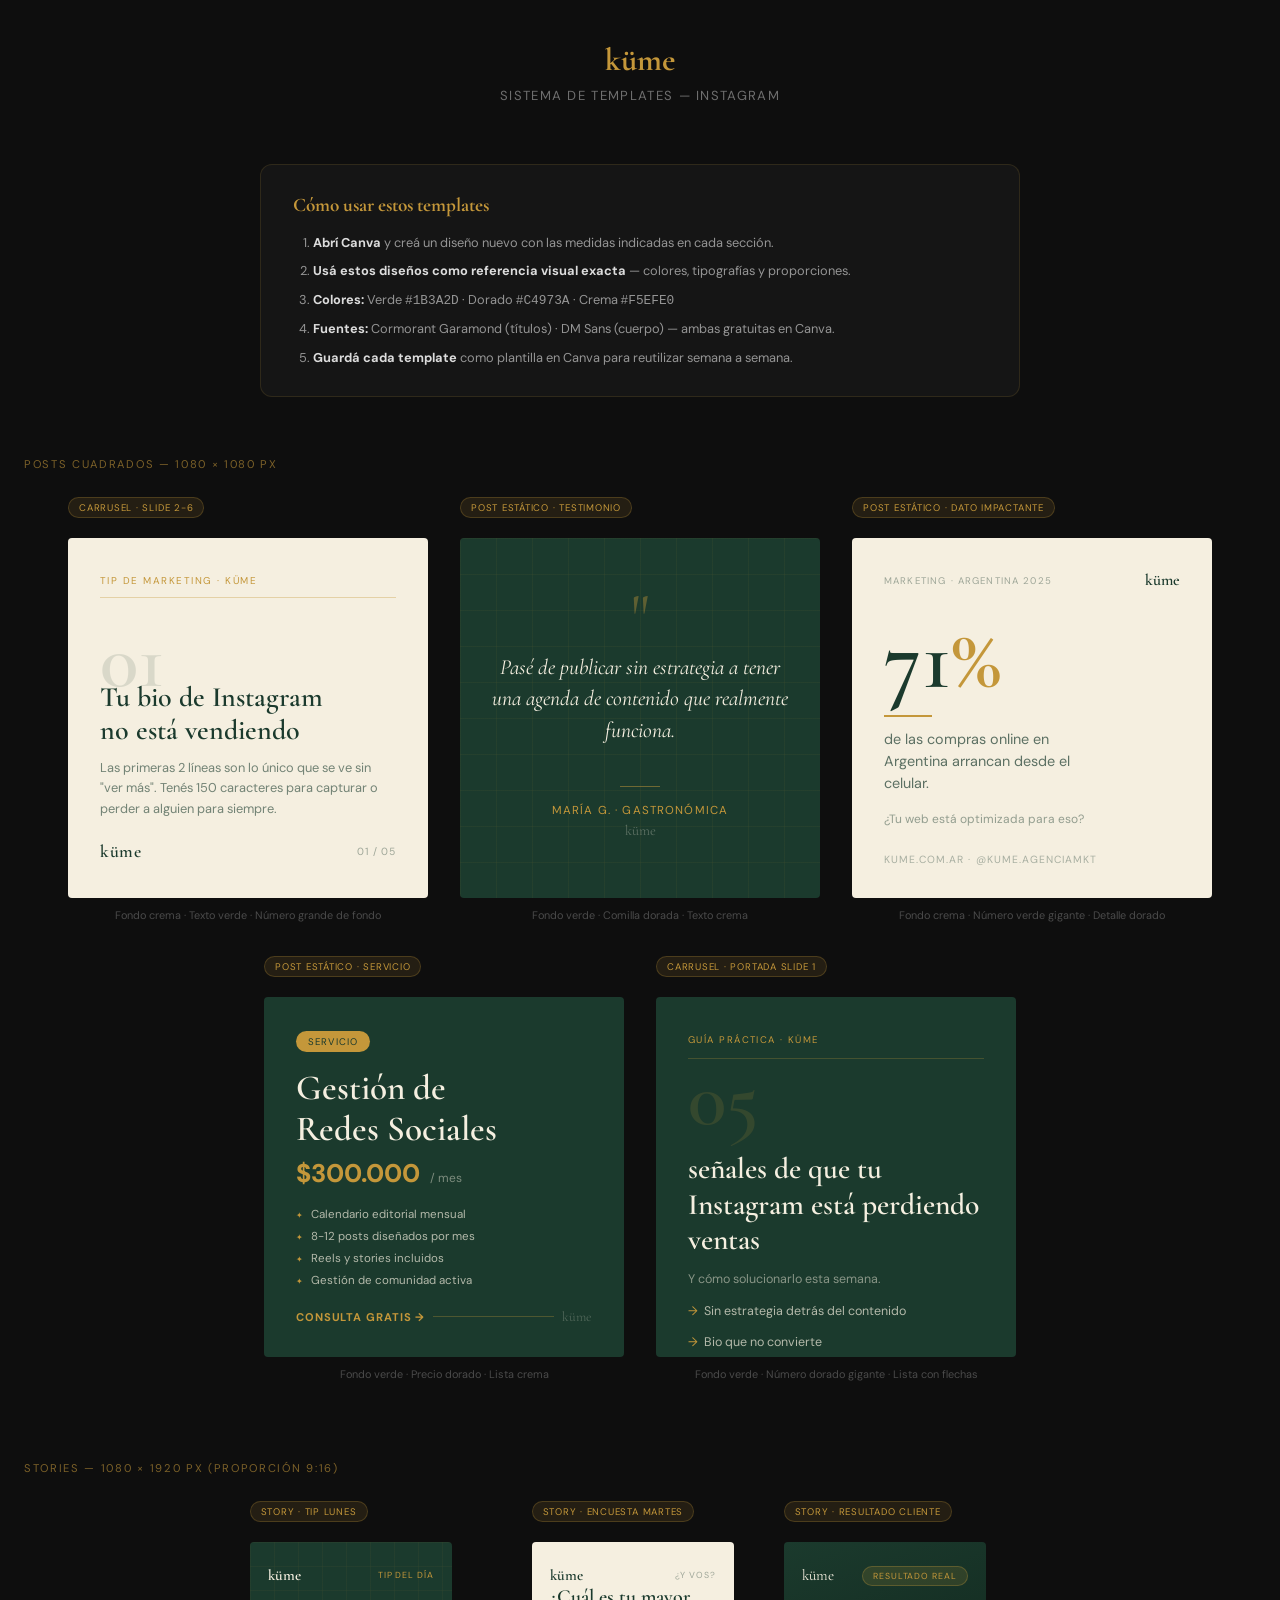
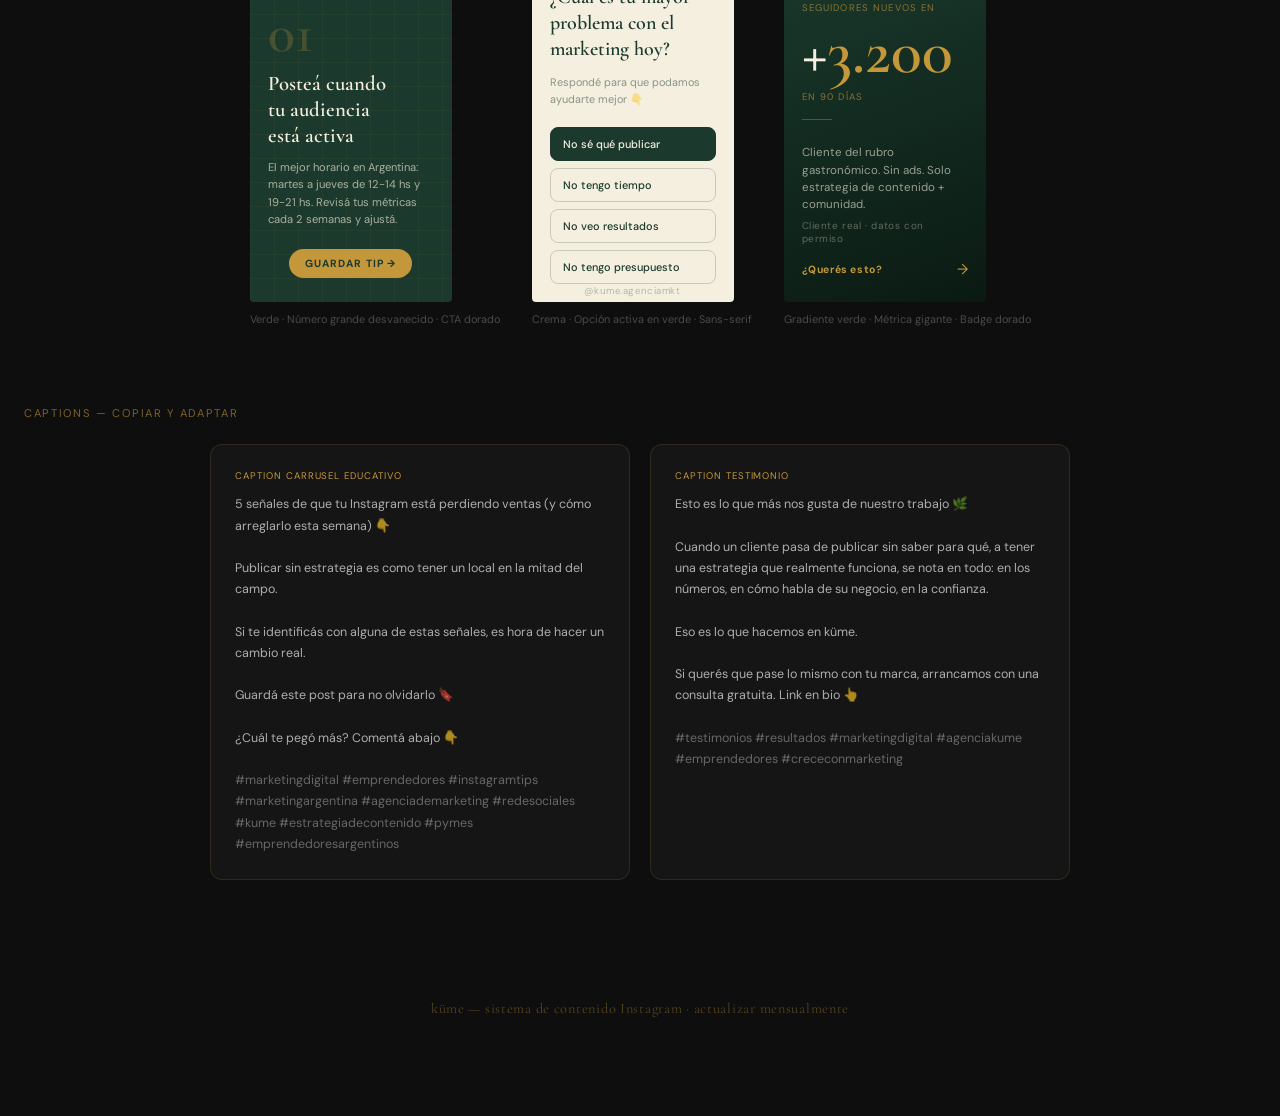
<file: instagram-templates.html>
<!DOCTYPE html>
<html lang="es">
<head>
  <meta charset="UTF-8"/>
  <meta name="viewport" content="width=device-width, initial-scale=1.0"/>
  <title>Küme — Templates Instagram</title>
  <link rel="preconnect" href="https://fonts.googleapis.com"/>
  <link href="https://fonts.googleapis.com/css2?family=Cormorant+Garamond:ital,wght@0,400;0,600;1,400;1,600&family=DM+Sans:wght@300;400;500;700&display=swap" rel="stylesheet"/>
  <style>
    :root {
      --verde: #1B3A2D;
      --dorado: #C4973A;
      --crema: #F5EFE0;
      --verde-medio: #2D5A42;
      --serif: 'Cormorant Garamond', Georgia, serif;
      --sans: 'DM Sans', sans-serif;
    }

    * { margin: 0; padding: 0; box-sizing: border-box; }

    body {
      background: #0e0e0e;
      color: #fff;
      font-family: var(--sans);
      padding: 40px 20px;
    }

    .page-title {
      text-align: center;
      font-family: var(--serif);
      font-size: 2rem;
      color: var(--dorado);
      margin-bottom: 8px;
    }
    .page-sub {
      text-align: center;
      font-size: 0.82rem;
      color: rgba(255,255,255,0.4);
      margin-bottom: 60px;
      letter-spacing: 0.1em;
      text-transform: uppercase;
    }

    .section-label {
      font-size: 0.7rem;
      letter-spacing: 0.15em;
      text-transform: uppercase;
      color: rgba(196,151,58,0.6);
      margin-bottom: 24px;
      padding-left: 4px;
    }

    .templates-row {
      display: flex;
      gap: 32px;
      flex-wrap: wrap;
      margin-bottom: 72px;
      justify-content: center;
    }

    /* ── POST CUADRADO 1080×1080 ── */
    .post {
      width: 360px;
      height: 360px;
      flex-shrink: 0;
      position: relative;
      overflow: hidden;
      border-radius: 4px;
    }

    /* ── STORY 1080×1920 (proporción 9:16) ── */
    .story {
      width: 202px;
      height: 360px;
      flex-shrink: 0;
      position: relative;
      overflow: hidden;
      border-radius: 4px;
    }

    .caption {
      margin-top: 12px;
      font-size: 0.72rem;
      color: rgba(255,255,255,0.35);
      text-align: center;
      letter-spacing: 0.04em;
    }

    /* ════════════════════════
       TEMPLATE 1 — Carrusel Educativo
    ════════════════════════ */
    .t1 {
      background: var(--crema);
      display: flex;
      flex-direction: column;
      justify-content: space-between;
      padding: 36px 32px;
    }
    .t1-tag {
      font-family: var(--sans);
      font-size: 0.62rem;
      letter-spacing: 0.15em;
      text-transform: uppercase;
      color: var(--dorado);
      border-bottom: 1px solid rgba(196,151,58,0.35);
      padding-bottom: 10px;
    }
    .t1-body { flex: 1; display: flex; flex-direction: column; justify-content: center; padding: 20px 0; }
    .t1-num {
      font-family: var(--serif);
      font-size: 5rem;
      font-weight: 600;
      color: var(--verde);
      opacity: 0.12;
      line-height: 1;
      margin-bottom: -20px;
    }
    .t1-headline {
      font-family: var(--serif);
      font-size: 1.75rem;
      font-weight: 600;
      color: var(--verde);
      line-height: 1.2;
    }
    .t1-sub {
      font-family: var(--sans);
      font-size: 0.8rem;
      color: rgba(27,58,45,0.6);
      margin-top: 10px;
      line-height: 1.6;
    }
    .t1-footer {
      display: flex;
      justify-content: space-between;
      align-items: center;
    }
    .t1-logo {
      font-family: var(--serif);
      font-size: 1.1rem;
      font-weight: 600;
      color: var(--verde);
      letter-spacing: 0.04em;
    }
    .t1-slide-num {
      font-family: var(--sans);
      font-size: 0.65rem;
      color: rgba(27,58,45,0.4);
      letter-spacing: 0.08em;
    }

    /* ════════════════════════
       TEMPLATE 2 — Post Oscuro / Social Proof
    ════════════════════════ */
    .t2 {
      background: var(--verde);
      display: flex;
      flex-direction: column;
      justify-content: center;
      align-items: center;
      text-align: center;
      padding: 40px 32px;
      gap: 0;
    }
    .t2::before {
      content: '';
      position: absolute;
      inset: 0;
      background:
        linear-gradient(rgba(196,151,58,0.06) 1px, transparent 1px),
        linear-gradient(90deg, rgba(196,151,58,0.06) 1px, transparent 1px);
      background-size: 36px 36px;
    }
    .t2-quote {
      font-family: var(--serif);
      font-size: 4rem;
      color: var(--dorado);
      opacity: 0.4;
      line-height: 0.6;
      margin-bottom: 16px;
      position: relative;
    }
    .t2-text {
      font-family: var(--serif);
      font-size: 1.35rem;
      font-style: italic;
      color: var(--crema);
      line-height: 1.45;
      position: relative;
      margin-bottom: 24px;
    }
    .t2-author {
      font-family: var(--sans);
      font-size: 0.72rem;
      letter-spacing: 0.1em;
      text-transform: uppercase;
      color: var(--dorado);
      position: relative;
    }
    .t2-line {
      width: 40px;
      height: 1px;
      background: var(--dorado);
      margin: 16px auto;
      opacity: 0.5;
      position: relative;
    }
    .t2-logo {
      font-family: var(--serif);
      font-size: 0.9rem;
      color: rgba(245,239,224,0.3);
      position: relative;
      margin-top: 4px;
    }

    /* ════════════════════════
       TEMPLATE 3 — Stat / Dato Impactante
    ════════════════════════ */
    .t3 {
      background: var(--crema);
      display: grid;
      grid-template-rows: auto 1fr auto;
      padding: 32px;
    }
    .t3-top {
      display: flex;
      justify-content: space-between;
      align-items: center;
      margin-bottom: 0;
    }
    .t3-tag {
      font-family: var(--sans);
      font-size: 0.6rem;
      letter-spacing: 0.12em;
      text-transform: uppercase;
      color: rgba(27,58,45,0.4);
    }
    .t3-logo {
      font-family: var(--serif);
      font-size: 1rem;
      font-weight: 600;
      color: var(--verde);
    }
    .t3-center {
      display: flex;
      flex-direction: column;
      justify-content: center;
      align-items: flex-start;
      gap: 12px;
    }
    .t3-stat {
      font-family: var(--serif);
      font-size: 5.5rem;
      font-weight: 600;
      color: var(--verde);
      line-height: 1;
    }
    .t3-stat span {
      color: var(--dorado);
    }
    .t3-desc {
      font-family: var(--sans);
      font-size: 0.9rem;
      color: rgba(27,58,45,0.7);
      max-width: 220px;
      line-height: 1.5;
    }
    .t3-divider {
      width: 48px;
      height: 2px;
      background: var(--dorado);
      margin-bottom: 0;
    }
    .t3-bottom {
      font-family: var(--sans);
      font-size: 0.65rem;
      letter-spacing: 0.1em;
      text-transform: uppercase;
      color: rgba(27,58,45,0.35);
    }

    /* ════════════════════════
       TEMPLATE 4 — Servicio / Oferta
    ════════════════════════ */
    .t4 {
      background: var(--verde);
      padding: 32px;
      display: flex;
      flex-direction: column;
      justify-content: space-between;
    }
    .t4-badge {
      display: inline-block;
      font-family: var(--sans);
      font-size: 0.6rem;
      letter-spacing: 0.12em;
      text-transform: uppercase;
      color: var(--verde);
      background: var(--dorado);
      padding: 4px 12px;
      border-radius: 999px;
      align-self: flex-start;
    }
    .t4-title {
      font-family: var(--serif);
      font-size: 2.2rem;
      font-weight: 600;
      color: var(--crema);
      line-height: 1.15;
      margin-top: 16px;
    }
    .t4-price {
      font-family: var(--sans);
      font-size: 1.6rem;
      font-weight: 800;
      color: var(--dorado);
      margin-top: 8px;
    }
    .t4-price span {
      font-size: 0.75rem;
      font-weight: 400;
      color: rgba(245,239,224,0.45);
      margin-left: 4px;
    }
    .t4-bullets {
      list-style: none;
      margin-top: 16px;
      display: flex;
      flex-direction: column;
      gap: 7px;
    }
    .t4-bullets li {
      font-family: var(--sans);
      font-size: 0.72rem;
      color: rgba(245,239,224,0.7);
      display: flex;
      gap: 8px;
      align-items: flex-start;
    }
    .t4-bullets li::before {
      content: '✦';
      color: var(--dorado);
      font-size: 0.5rem;
      margin-top: 3px;
      flex-shrink: 0;
    }
    .t4-cta {
      margin-top: 20px;
      display: flex;
      align-items: center;
      gap: 8px;
    }
    .t4-cta-text {
      font-family: var(--sans);
      font-size: 0.7rem;
      font-weight: 700;
      letter-spacing: 0.08em;
      text-transform: uppercase;
      color: var(--dorado);
    }
    .t4-cta-line {
      flex: 1;
      height: 1px;
      background: rgba(196,151,58,0.3);
    }
    .t4-logo {
      font-family: var(--serif);
      font-size: 0.85rem;
      color: rgba(245,239,224,0.25);
    }

    /* ════════════════════════
       STORY 1 — Tip rápido
    ════════════════════════ */
    .s1 {
      background: var(--verde);
      padding: 24px 18px;
      display: flex;
      flex-direction: column;
      justify-content: space-between;
    }
    .s1::before {
      content: '';
      position: absolute;
      inset: 0;
      background:
        linear-gradient(rgba(196,151,58,0.05) 1px, transparent 1px),
        linear-gradient(90deg, rgba(196,151,58,0.05) 1px, transparent 1px);
      background-size: 24px 24px;
    }
    .s1-top {
      display: flex;
      justify-content: space-between;
      align-items: center;
      position: relative;
    }
    .s1-logo {
      font-family: var(--serif);
      font-size: 0.95rem;
      font-weight: 600;
      color: var(--crema);
    }
    .s1-tag {
      font-family: var(--sans);
      font-size: 0.55rem;
      letter-spacing: 0.1em;
      text-transform: uppercase;
      color: var(--dorado);
    }
    .s1-center {
      position: relative;
      flex: 1;
      display: flex;
      flex-direction: column;
      justify-content: center;
      gap: 10px;
      padding: 16px 0;
    }
    .s1-num {
      font-family: var(--serif);
      font-size: 3.5rem;
      font-weight: 600;
      color: var(--dorado);
      opacity: 0.25;
      line-height: 1;
    }
    .s1-title {
      font-family: var(--serif);
      font-size: 1.3rem;
      font-weight: 600;
      color: var(--crema);
      line-height: 1.25;
    }
    .s1-body {
      font-family: var(--sans);
      font-size: 0.7rem;
      color: rgba(245,239,224,0.65);
      line-height: 1.55;
    }
    .s1-bottom {
      position: relative;
      text-align: center;
    }
    .s1-cta {
      display: inline-block;
      font-family: var(--sans);
      font-size: 0.65rem;
      font-weight: 700;
      letter-spacing: 0.1em;
      text-transform: uppercase;
      color: var(--verde);
      background: var(--dorado);
      padding: 8px 16px;
      border-radius: 999px;
    }

    /* ════════════════════════
       STORY 2 — Encuesta / Interacción
    ════════════════════════ */
    .s2 {
      background: var(--crema);
      padding: 24px 18px;
      display: flex;
      flex-direction: column;
      justify-content: space-between;
    }
    .s2-top {
      display: flex;
      justify-content: space-between;
      align-items: center;
    }
    .s2-logo {
      font-family: var(--serif);
      font-size: 0.95rem;
      font-weight: 600;
      color: var(--verde);
    }
    .s2-tag {
      font-family: var(--sans);
      font-size: 0.55rem;
      letter-spacing: 0.1em;
      text-transform: uppercase;
      color: rgba(27,58,45,0.4);
    }
    .s2-center {
      flex: 1;
      display: flex;
      flex-direction: column;
      justify-content: center;
      gap: 12px;
    }
    .s2-question {
      font-family: var(--serif);
      font-size: 1.25rem;
      font-weight: 600;
      color: var(--verde);
      line-height: 1.3;
    }
    .s2-sub {
      font-family: var(--sans);
      font-size: 0.68rem;
      color: rgba(27,58,45,0.5);
      line-height: 1.5;
    }
    .s2-options {
      display: flex;
      flex-direction: column;
      gap: 7px;
      margin-top: 8px;
    }
    .s2-opt {
      padding: 9px 12px;
      border: 1px solid rgba(27,58,45,0.2);
      border-radius: 8px;
      font-family: var(--sans);
      font-size: 0.68rem;
      color: var(--verde);
      font-weight: 500;
    }
    .s2-opt.highlight {
      background: var(--verde);
      color: var(--crema);
      border-color: var(--verde);
    }
    .s2-bottom {
      text-align: center;
      font-family: var(--sans);
      font-size: 0.6rem;
      color: rgba(27,58,45,0.3);
      letter-spacing: 0.06em;
    }

    /* ════════════════════════
       STORY 3 — Resultado / Métrica
    ════════════════════════ */
    .s3 {
      background: linear-gradient(160deg, #1B3A2D 0%, #0a1a12 100%);
      padding: 24px 18px;
      display: flex;
      flex-direction: column;
      justify-content: space-between;
    }
    .s3-top {
      display: flex;
      justify-content: space-between;
    }
    .s3-logo { font-family: var(--serif); font-size: 0.95rem; color: var(--crema); }
    .s3-badge {
      font-family: var(--sans);
      font-size: 0.55rem;
      letter-spacing: 0.1em;
      text-transform: uppercase;
      background: rgba(196,151,58,0.15);
      color: var(--dorado);
      padding: 3px 10px;
      border-radius: 999px;
      border: 1px solid rgba(196,151,58,0.3);
    }
    .s3-center {
      flex: 1;
      display: flex;
      flex-direction: column;
      justify-content: center;
      gap: 6px;
    }
    .s3-label {
      font-family: var(--sans);
      font-size: 0.6rem;
      letter-spacing: 0.12em;
      text-transform: uppercase;
      color: rgba(196,151,58,0.65);
    }
    .s3-metric {
      font-family: var(--serif);
      font-size: 4rem;
      font-weight: 600;
      color: var(--crema);
      line-height: 1;
    }
    .s3-metric span { color: var(--dorado); }
    .s3-desc {
      font-family: var(--sans);
      font-size: 0.72rem;
      color: rgba(245,239,224,0.6);
      line-height: 1.5;
      margin-top: 8px;
    }
    .s3-divider { width: 30px; height: 1px; background: var(--dorado); opacity: 0.4; margin: 10px 0; }
    .s3-client {
      font-family: var(--sans);
      font-size: 0.62rem;
      color: rgba(245,239,224,0.35);
      letter-spacing: 0.06em;
    }
    .s3-bottom {
      display: flex;
      justify-content: space-between;
      align-items: center;
    }
    .s3-cta {
      font-family: var(--sans);
      font-size: 0.65rem;
      font-weight: 700;
      color: var(--dorado);
      letter-spacing: 0.06em;
    }
    .s3-arrow {
      font-size: 0.9rem;
      color: var(--dorado);
    }

    /* ════════════════════════
       SLIDE CARRUSEL — Portada + Slide interior
    ════════════════════════ */
    .tc {
      background: var(--verde);
      padding: 36px 32px;
      display: flex;
      flex-direction: column;
      justify-content: space-between;
    }
    .tc-tag {
      font-family: var(--sans);
      font-size: 0.6rem;
      letter-spacing: 0.15em;
      text-transform: uppercase;
      color: var(--dorado);
      border-bottom: 1px solid rgba(196,151,58,0.25);
      padding-bottom: 12px;
    }
    .tc-body {
      flex: 1;
      display: flex;
      flex-direction: column;
      justify-content: center;
      gap: 12px;
    }
    .tc-num {
      font-family: var(--serif);
      font-size: 5rem;
      font-weight: 600;
      color: var(--dorado);
      opacity: 0.15;
      line-height: 1;
    }
    .tc-title {
      font-family: var(--serif);
      font-size: 1.85rem;
      font-weight: 600;
      color: var(--crema);
      line-height: 1.2;
    }
    .tc-sub {
      font-family: var(--sans);
      font-size: 0.78rem;
      color: rgba(245,239,224,0.5);
      line-height: 1.6;
    }
    .tc-bullet {
      font-family: var(--sans);
      font-size: 0.78rem;
      color: rgba(245,239,224,0.7);
      padding-left: 16px;
      position: relative;
      line-height: 1.5;
    }
    .tc-bullet::before {
      content: '→';
      position: absolute;
      left: 0;
      color: var(--dorado);
    }
    .tc-footer {
      display: flex;
      justify-content: space-between;
      align-items: center;
    }
    .tc-logo { font-family: var(--serif); font-size: 0.9rem; color: rgba(245,239,224,0.3); }
    .tc-slide { font-family: var(--sans); font-size: 0.6rem; color: rgba(196,151,58,0.5); letter-spacing: 0.1em; }

    /* ── Nav ── */
    .nav-tabs {
      display: flex;
      justify-content: center;
      gap: 12px;
      margin-bottom: 48px;
      flex-wrap: wrap;
    }
    .nav-tab {
      font-family: var(--sans);
      font-size: 0.72rem;
      letter-spacing: 0.08em;
      text-transform: uppercase;
      padding: 8px 20px;
      border-radius: 999px;
      border: 1px solid rgba(196,151,58,0.3);
      color: rgba(255,255,255,0.5);
      background: none;
      cursor: pointer;
      transition: all 0.2s;
    }
    .nav-tab.active, .nav-tab:hover {
      border-color: #C4973A;
      color: #C4973A;
    }

    .template-group { margin-bottom: 80px; }

    .caption-text {
      font-family: var(--sans);
      font-size: 0.68rem;
      color: rgba(255,255,255,0.25);
      text-align: center;
      margin-top: 10px;
    }

    .uso-badge {
      display: inline-block;
      font-family: var(--sans);
      font-size: 0.6rem;
      letter-spacing: 0.08em;
      text-transform: uppercase;
      padding: 3px 10px;
      border-radius: 999px;
      background: rgba(196,151,58,0.12);
      color: #C4973A;
      border: 1px solid rgba(196,151,58,0.25);
      margin-bottom: 20px;
    }

    .instrucciones {
      max-width: 760px;
      margin: 0 auto 60px;
      background: rgba(255,255,255,0.03);
      border: 1px solid rgba(196,151,58,0.15);
      border-radius: 12px;
      padding: 28px 32px;
    }
    .instrucciones h3 {
      font-family: var(--serif);
      font-size: 1.2rem;
      color: var(--dorado);
      margin-bottom: 16px;
    }
    .instrucciones ol {
      padding-left: 20px;
      display: flex;
      flex-direction: column;
      gap: 8px;
    }
    .instrucciones li {
      font-family: var(--sans);
      font-size: 0.8rem;
      color: rgba(255,255,255,0.55);
      line-height: 1.6;
    }
    .instrucciones li strong { color: rgba(255,255,255,0.85); }
  </style>
</head>
<body>

  <h1 class="page-title">küme</h1>
  <p class="page-sub">Sistema de templates — Instagram</p>

  <div class="instrucciones">
    <h3>Cómo usar estos templates</h3>
    <ol>
      <li><strong>Abrí Canva</strong> y creá un diseño nuevo con las medidas indicadas en cada sección.</li>
      <li><strong>Usá estos diseños como referencia visual exacta</strong> — colores, tipografías y proporciones.</li>
      <li><strong>Colores:</strong> Verde <code>#1B3A2D</code> · Dorado <code>#C4973A</code> · Crema <code>#F5EFE0</code></li>
      <li><strong>Fuentes:</strong> Cormorant Garamond (títulos) · DM Sans (cuerpo) — ambas gratuitas en Canva.</li>
      <li><strong>Guardá cada template</strong> como plantilla en Canva para reutilizar semana a semana.</li>
    </ol>
  </div>

  <!-- ══ POSTS 1080×1080 ══ -->
  <div class="template-group">
    <p class="section-label">Posts cuadrados — 1080 × 1080 px</p>

    <div class="templates-row">

      <!-- Template 1: Carrusel educativo (slide interior) -->
      <div>
        <span class="uso-badge">Carrusel · slide 2-6</span>
        <div class="post t1">
          <div class="t1-tag">Tip de marketing · küme</div>
          <div class="t1-body">
            <div class="t1-num">01</div>
            <h2 class="t1-headline">Tu bio de Instagram<br>no está vendiendo</h2>
            <p class="t1-sub">Las primeras 2 líneas son lo único que se ve sin "ver más". Tenés 150 caracteres para capturar o perder a alguien para siempre.</p>
          </div>
          <div class="t1-footer">
            <span class="t1-logo">küme</span>
            <span class="t1-slide-num">01 / 05</span>
          </div>
        </div>
        <p class="caption-text">Fondo crema · Texto verde · Número grande de fondo</p>
      </div>

      <!-- Template 2: Testimonio -->
      <div>
        <span class="uso-badge">Post estático · testimonio</span>
        <div class="post t2">
          <div class="t2-quote">"</div>
          <p class="t2-text">Pasé de publicar sin estrategia a tener una agenda de contenido que realmente funciona.</p>
          <div class="t2-line"></div>
          <span class="t2-author">María G. · Gastronómica</span>
          <span class="t2-logo">küme</span>
        </div>
        <p class="caption-text">Fondo verde · Comilla dorada · Texto crema</p>
      </div>

      <!-- Template 3: Dato/Stat -->
      <div>
        <span class="uso-badge">Post estático · dato impactante</span>
        <div class="post t3">
          <div class="t3-top">
            <span class="t3-tag">Marketing · Argentina 2025</span>
            <span class="t3-logo">küme</span>
          </div>
          <div class="t3-center">
            <div class="t3-stat">71<span>%</span></div>
            <div class="t3-divider"></div>
            <p class="t3-desc">de las compras online en Argentina arrancan desde el celular.</p>
            <p class="t3-desc" style="font-size:0.75rem; color:rgba(27,58,45,0.45); margin-top:4px">¿Tu web está optimizada para eso?</p>
          </div>
          <span class="t3-bottom">kume.com.ar · @kume.agenciamkt</span>
        </div>
        <p class="caption-text">Fondo crema · Número verde gigante · Detalle dorado</p>
      </div>

      <!-- Template 4: Servicio/Oferta -->
      <div>
        <span class="uso-badge">Post estático · servicio</span>
        <div class="post t4">
          <div>
            <span class="t4-badge">Servicio</span>
            <h2 class="t4-title">Gestión de<br>Redes Sociales</h2>
            <div class="t4-price">$300.000 <span>/ mes</span></div>
          </div>
          <ul class="t4-bullets">
            <li>Calendario editorial mensual</li>
            <li>8-12 posts diseñados por mes</li>
            <li>Reels y stories incluidos</li>
            <li>Gestión de comunidad activa</li>
          </ul>
          <div class="t4-cta">
            <span class="t4-cta-text">Consulta gratis →</span>
            <div class="t4-cta-line"></div>
            <span class="t4-logo">küme</span>
          </div>
        </div>
        <p class="caption-text">Fondo verde · Precio dorado · Lista crema</p>
      </div>

      <!-- Template 5: Portada carrusel -->
      <div>
        <span class="uso-badge">Carrusel · portada slide 1</span>
        <div class="post tc">
          <div class="tc-tag">Guía práctica · küme</div>
          <div class="tc-body">
            <div class="tc-num">05</div>
            <h2 class="tc-title">señales de que tu Instagram está perdiendo ventas</h2>
            <p class="tc-sub">Y cómo solucionarlo esta semana.</p>
            <div class="tc-bullet">Sin estrategia detrás del contenido</div>
            <div class="tc-bullet">Bio que no convierte</div>
            <div class="tc-bullet">Ningún CTA claro</div>
          </div>
          <div class="tc-footer">
            <span class="tc-logo">küme</span>
            <span class="tc-slide">Deslizá →</span>
          </div>
        </div>
        <p class="caption-text">Fondo verde · Número dorado gigante · Lista con flechas</p>
      </div>

    </div>
  </div>

  <!-- ══ STORIES 1080×1920 ══ -->
  <div class="template-group">
    <p class="section-label">Stories — 1080 × 1920 px (proporción 9:16)</p>

    <div class="templates-row">

      <!-- Story 1: Tip rápido -->
      <div>
        <span class="uso-badge">Story · tip lunes</span>
        <div class="story s1">
          <div class="s1-top">
            <span class="s1-logo">küme</span>
            <span class="s1-tag">Tip del día</span>
          </div>
          <div class="s1-center">
            <div class="s1-num">01</div>
            <h3 class="s1-title">Posteá cuando<br>tu audiencia<br>está activa</h3>
            <p class="s1-body">El mejor horario en Argentina: martes a jueves de 12-14 hs y 19-21 hs. Revisá tus métricas cada 2 semanas y ajustá.</p>
          </div>
          <div class="s1-bottom">
            <span class="s1-cta">Guardar tip →</span>
          </div>
        </div>
        <p class="caption-text">Verde · Número grande desvanecido · CTA dorado</p>
      </div>

      <!-- Story 2: Encuesta -->
      <div>
        <span class="uso-badge">Story · encuesta martes</span>
        <div class="story s2">
          <div class="s2-top">
            <span class="s2-logo">küme</span>
            <span class="s2-tag">¿Y vos?</span>
          </div>
          <div class="s2-center">
            <h3 class="s2-question">¿Cuál es tu mayor problema con el marketing hoy?</h3>
            <p class="s2-sub">Respondé para que podamos ayudarte mejor 👇</p>
            <div class="s2-options">
              <div class="s2-opt highlight">No sé qué publicar</div>
              <div class="s2-opt">No tengo tiempo</div>
              <div class="s2-opt">No veo resultados</div>
              <div class="s2-opt">No tengo presupuesto</div>
            </div>
          </div>
          <div class="s2-bottom">@kume.agenciamkt</div>
        </div>
        <p class="caption-text">Crema · Opción activa en verde · Sans-serif</p>
      </div>

      <!-- Story 3: Resultado/métrica -->
      <div>
        <span class="uso-badge">Story · resultado cliente</span>
        <div class="story s3">
          <div class="s3-top">
            <span class="s3-logo">küme</span>
            <span class="s3-badge">Resultado real</span>
          </div>
          <div class="s3-center">
            <span class="s3-label">Seguidores nuevos en</span>
            <div class="s3-metric">+<span>3.200</span></div>
            <span class="s3-label">en 90 días</span>
            <div class="s3-divider"></div>
            <p class="s3-desc">Cliente del rubro gastronómico. Sin ads. Solo estrategia de contenido + comunidad.</p>
            <span class="s3-client">Cliente real · datos con permiso</span>
          </div>
          <div class="s3-bottom">
            <span class="s3-cta">¿Querés esto?</span>
            <span class="s3-arrow">→</span>
          </div>
        </div>
        <p class="caption-text">Gradiente verde · Métrica gigante · Badge dorado</p>
      </div>

    </div>
  </div>

  <!-- ══ CAPTION TEMPLATES ══ -->
  <div class="template-group">
    <p class="section-label">Captions — copiar y adaptar</p>
    <div style="max-width:860px; margin: 0 auto; display:grid; grid-template-columns:1fr 1fr; gap:20px;">

      <div style="background:rgba(255,255,255,0.03); border:1px solid rgba(196,151,58,0.15); border-radius:12px; padding:24px;">
        <p style="font-size:0.6rem; letter-spacing:0.1em; text-transform:uppercase; color:#C4973A; margin-bottom:12px;">Caption carrusel educativo</p>
        <p style="font-size:0.78rem; color:rgba(255,255,255,0.65); line-height:1.7;">
          5 señales de que tu Instagram está perdiendo ventas (y cómo arreglarlo esta semana) 👇<br><br>
          Publicar sin estrategia es como tener un local en la mitad del campo.<br><br>
          Si te identificás con alguna de estas señales, es hora de hacer un cambio real.<br><br>
          Guardá este post para no olvidarlo 🔖<br><br>
          ¿Cuál te pegó más? Comentá abajo 👇<br><br>
          <span style="color:rgba(255,255,255,0.35);">#marketingdigital #emprendedores #instagramtips #marketingargentina #agenciademarketing #redesociales #kume #estrategiadecontenido #pymes #emprendedoresargentinos</span>
        </p>
      </div>

      <div style="background:rgba(255,255,255,0.03); border:1px solid rgba(196,151,58,0.15); border-radius:12px; padding:24px;">
        <p style="font-size:0.6rem; letter-spacing:0.1em; text-transform:uppercase; color:#C4973A; margin-bottom:12px;">Caption testimonio</p>
        <p style="font-size:0.78rem; color:rgba(255,255,255,0.65); line-height:1.7;">
          Esto es lo que más nos gusta de nuestro trabajo 🌿<br><br>
          Cuando un cliente pasa de publicar sin saber para qué, a tener una estrategia que realmente funciona, se nota en todo: en los números, en cómo habla de su negocio, en la confianza.<br><br>
          Eso es lo que hacemos en küme.<br><br>
          Si querés que pase lo mismo con tu marca, arrancamos con una consulta gratuita. Link en bio 👆<br><br>
          <span style="color:rgba(255,255,255,0.35);">#testimonios #resultados #marketingdigital #agenciakume #emprendedores #crececonmarketing</span>
        </p>
      </div>

    </div>
  </div>

  <div style="text-align:center; padding: 40px 0 60px; font-family:var(--serif); color:rgba(196,151,58,0.4); font-size:0.9rem; letter-spacing:0.05em;">
    küme — sistema de contenido Instagram · actualizar mensualmente
  </div>

</body>
</html>
</file>
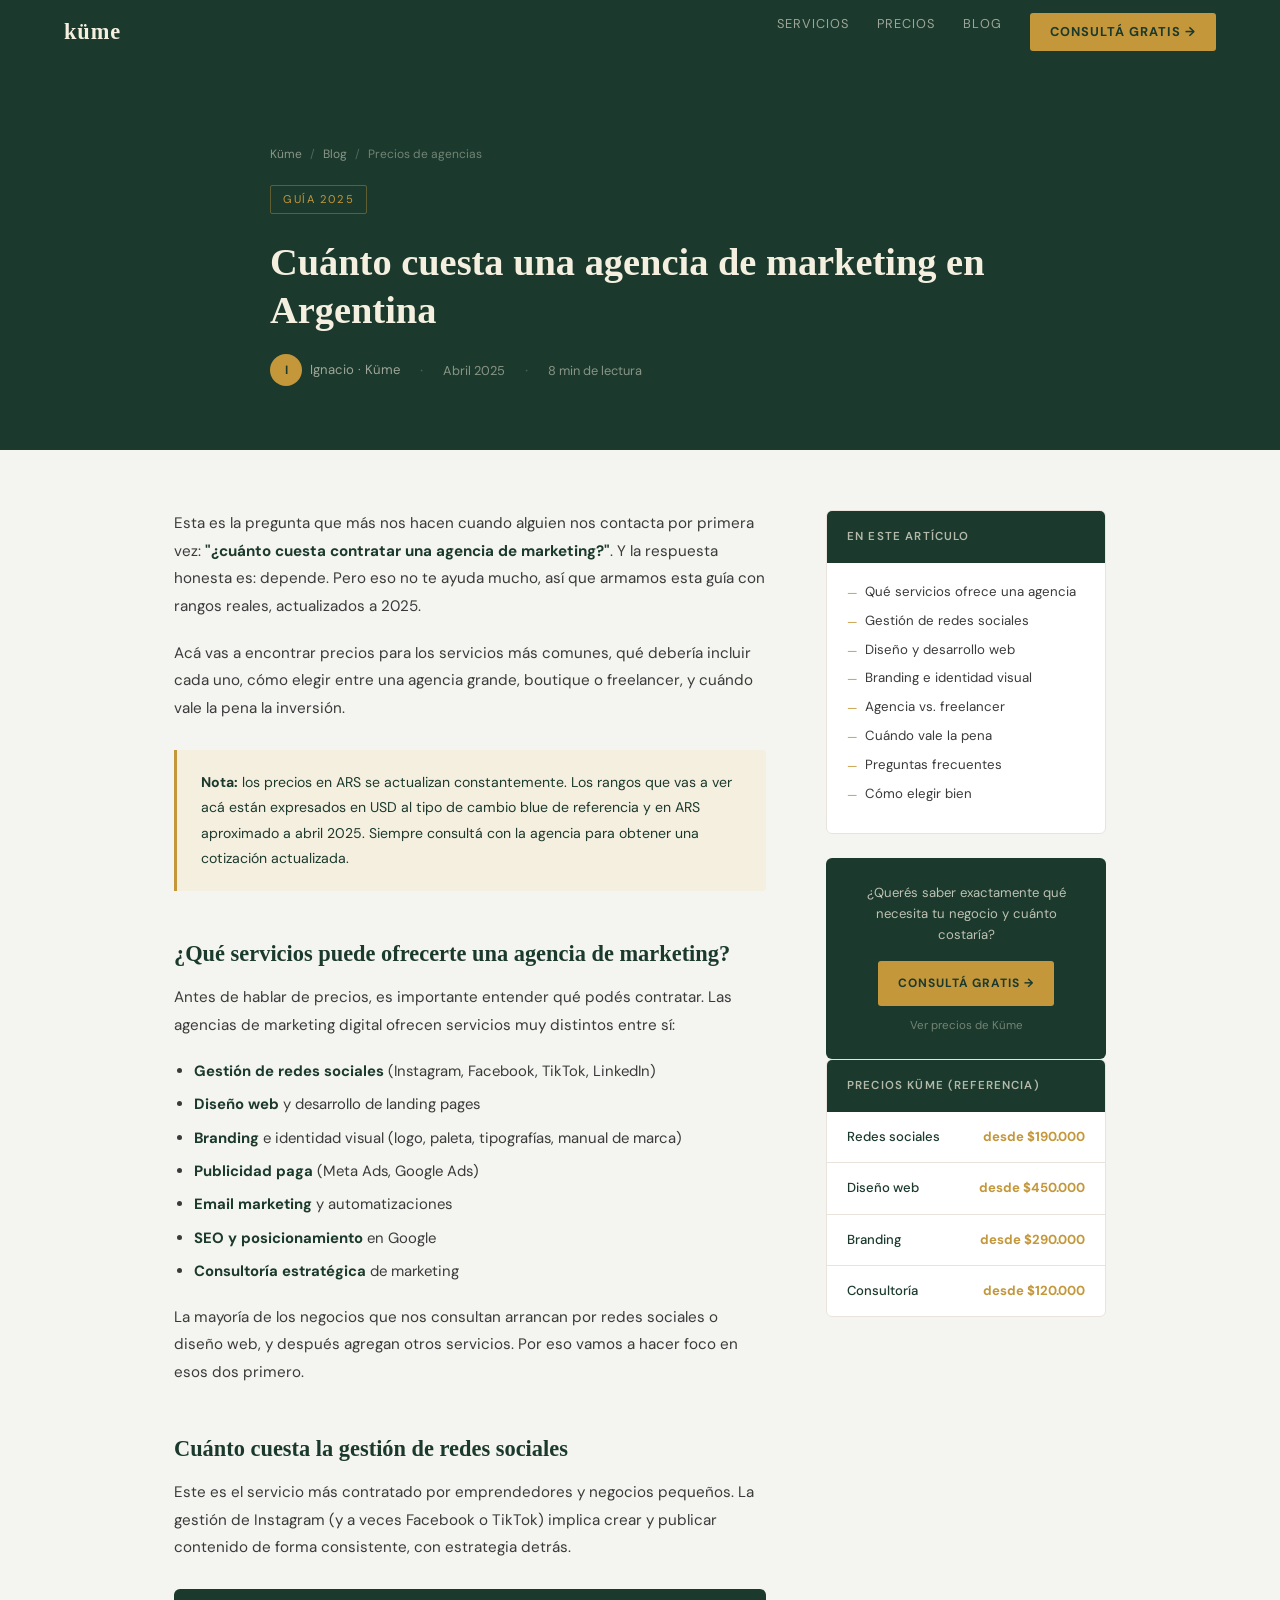
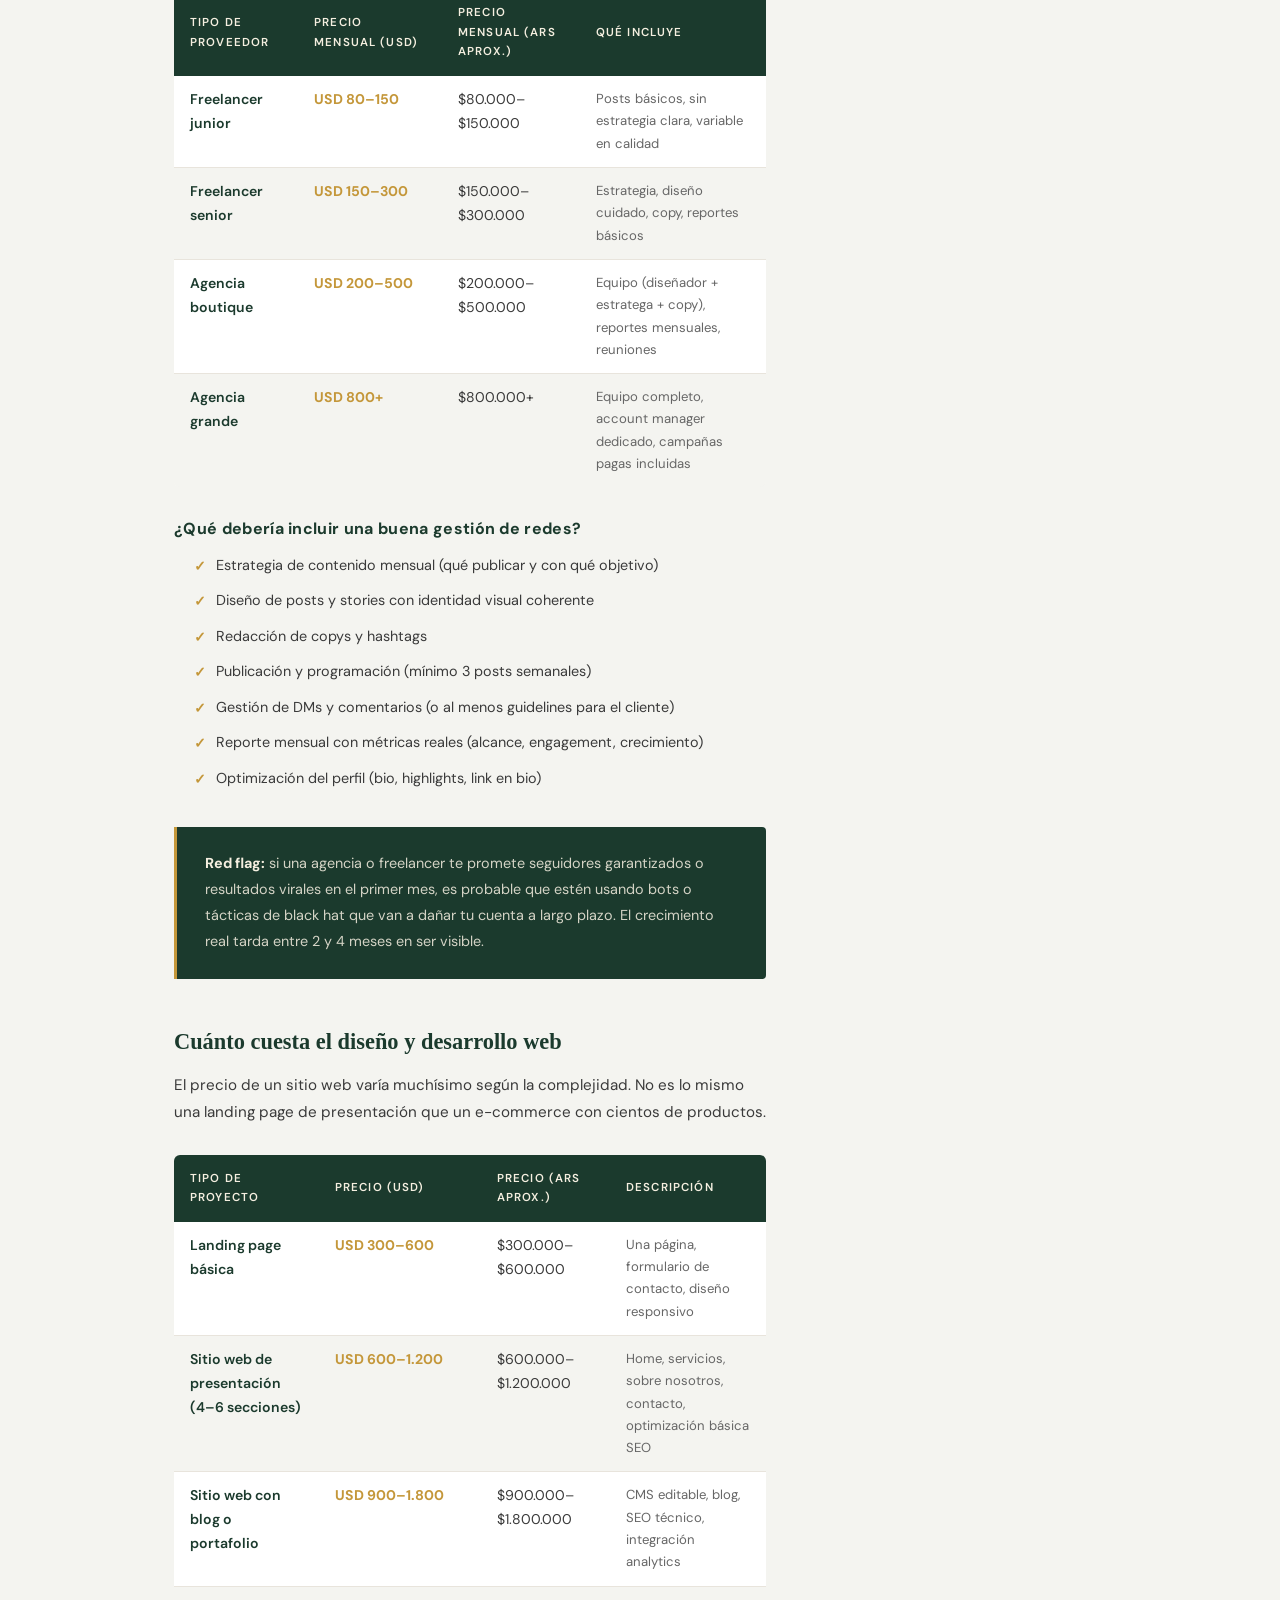
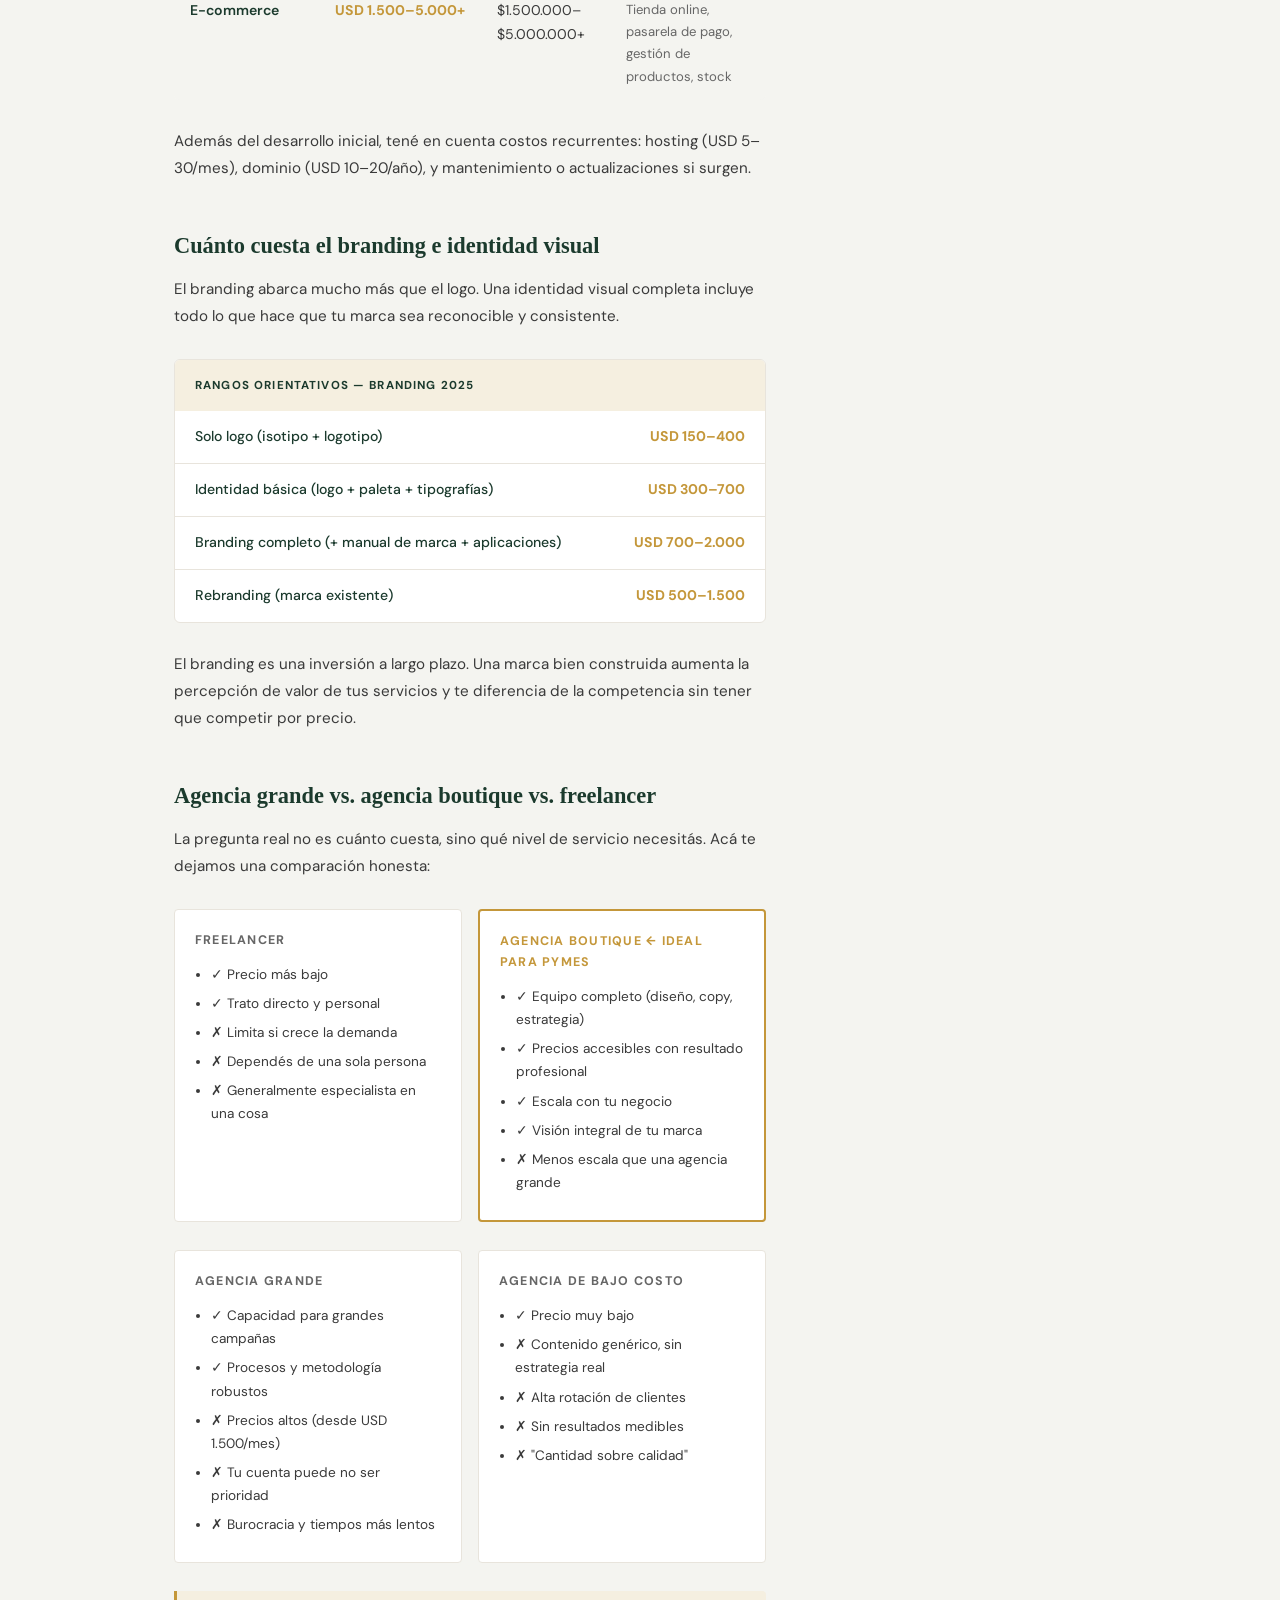
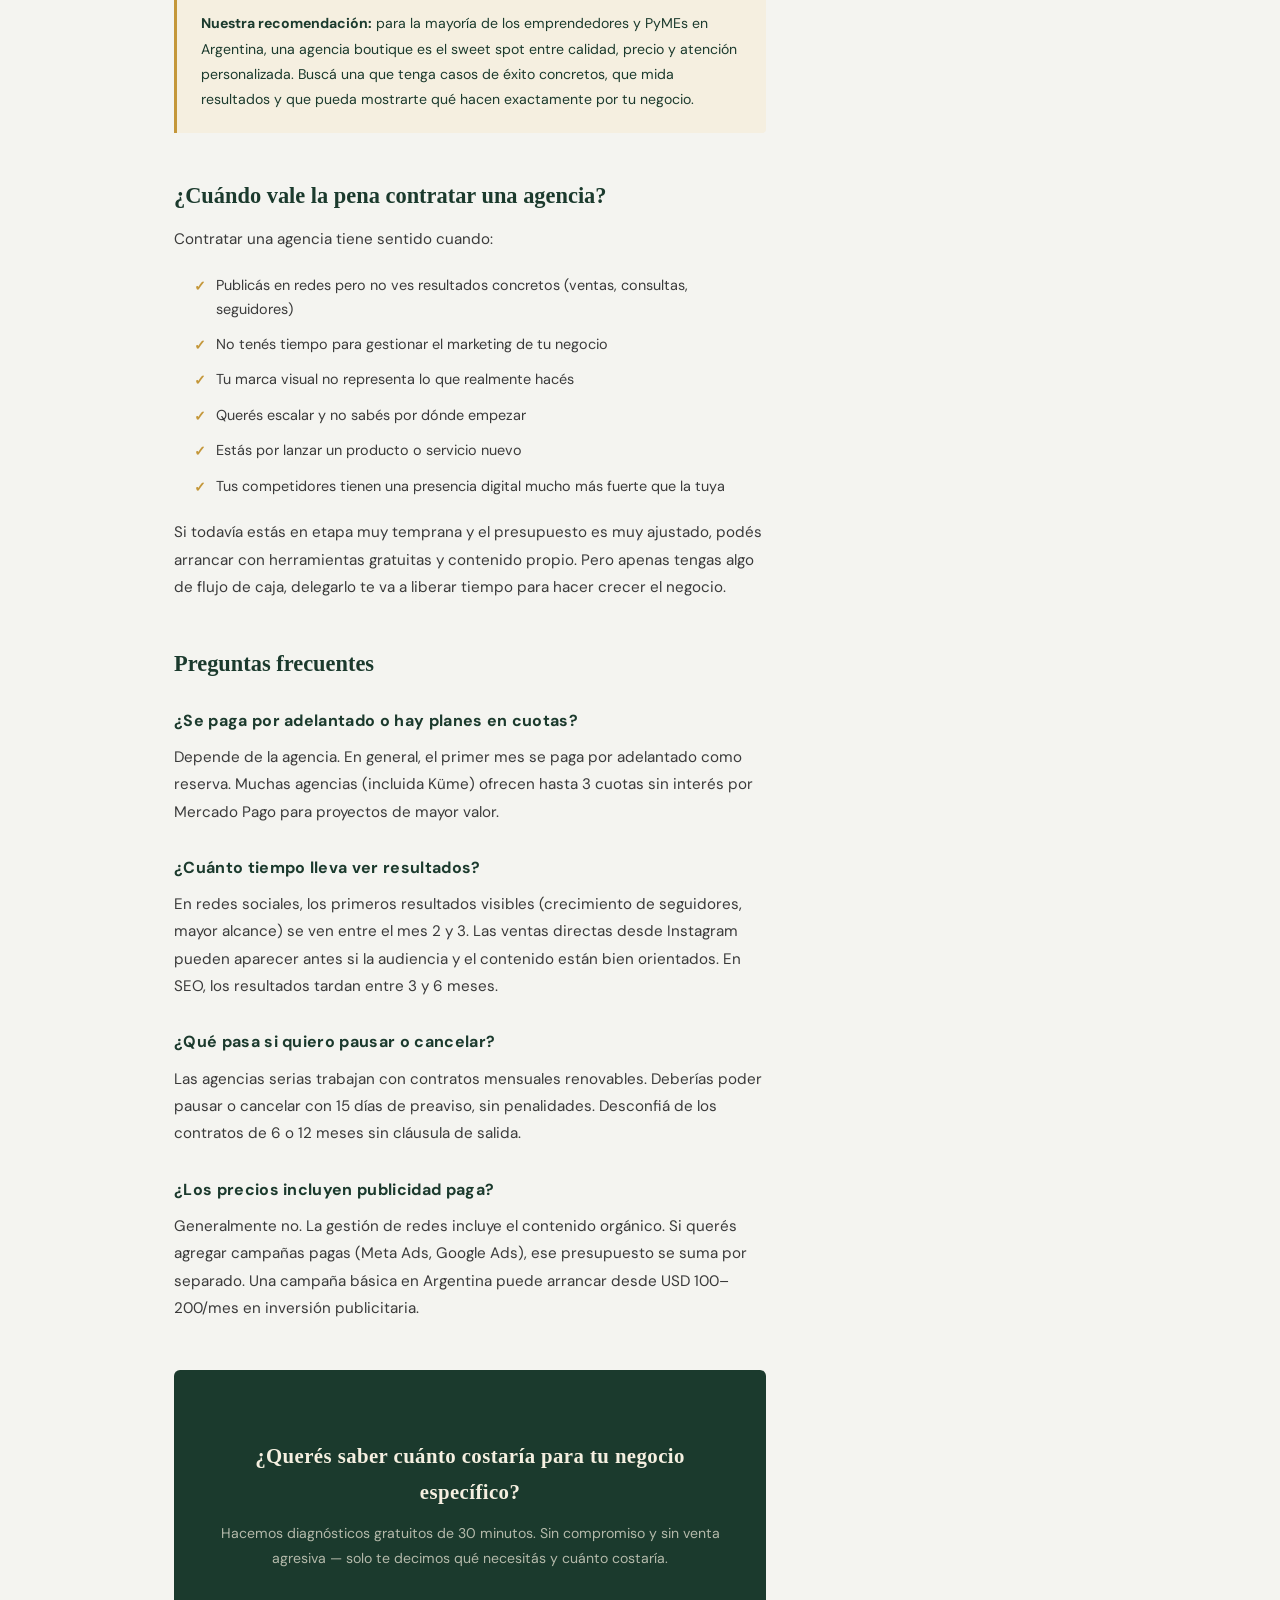
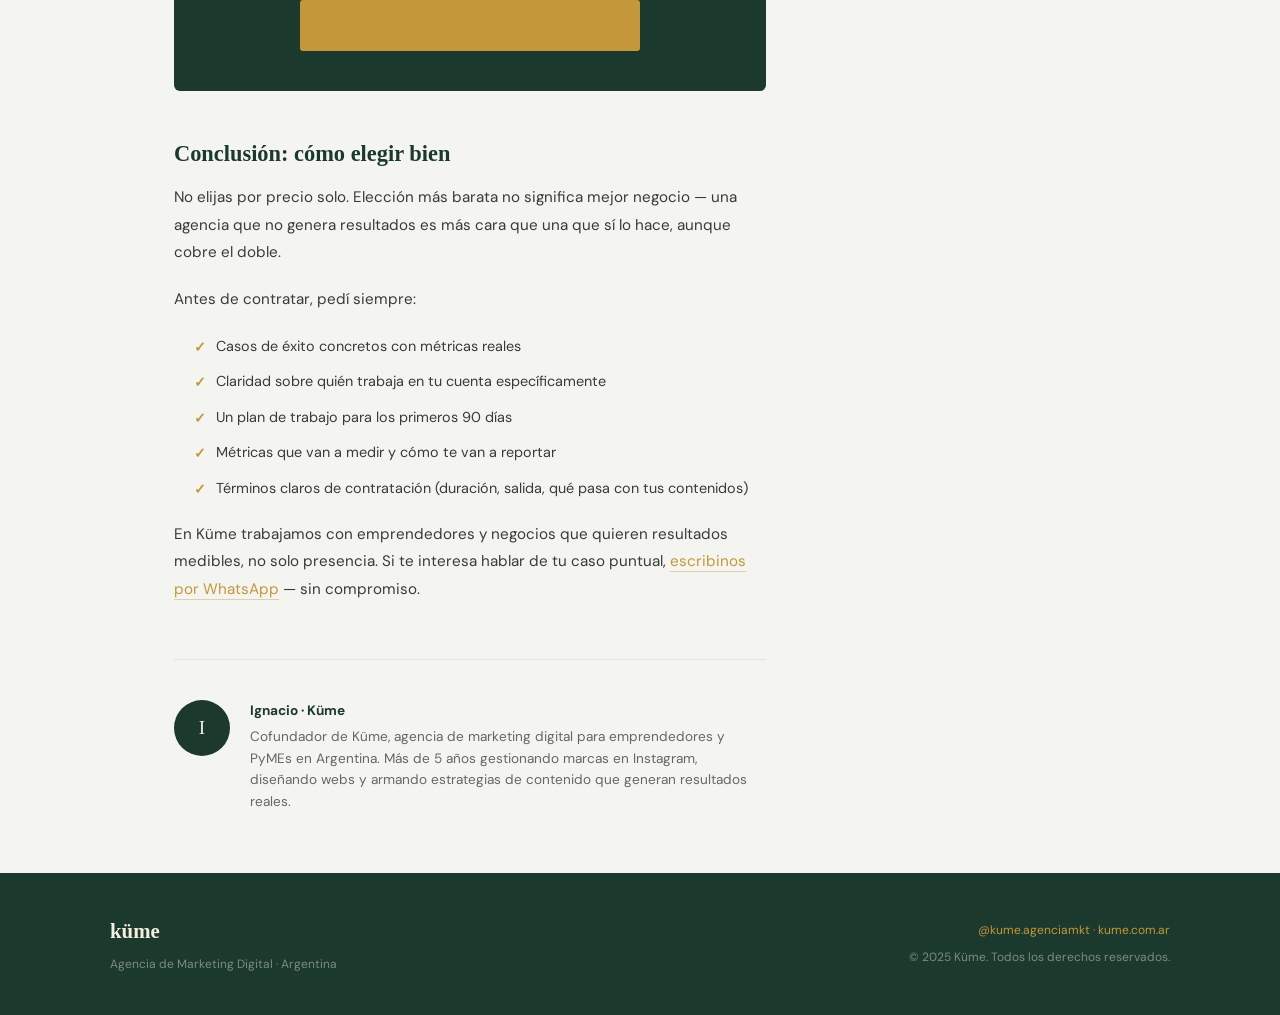
<file: blog/cuanto-cuesta-agencia-marketing-argentina.html>
<!DOCTYPE html>
<html lang="es">
<head>
<meta charset="UTF-8"/>
<meta name="viewport" content="width=device-width, initial-scale=1.0"/>

<!-- SEO Primary -->
<title>Cuánto cuesta una agencia de marketing en Argentina (guía 2025) — Küme</title>
<meta name="description" content="Precios reales de agencias de marketing digital en Argentina en 2025. Cuánto cobran por redes sociales, diseño web, branding y más. Guía con rangos actualizados."/>
<meta name="keywords" content="cuánto cuesta una agencia de marketing en Argentina, precios agencia marketing digital, contratar agencia marketing argentina 2025, costo community manager argentina"/>
<meta name="robots" content="index, follow"/>
<link rel="canonical" href="https://kume.com.ar/blog/cuanto-cuesta-agencia-marketing-argentina"/>
<meta name="author" content="Küme — Agencia de Marketing Digital"/>

<!-- Open Graph -->
<meta property="og:type" content="article"/>
<meta property="og:url" content="https://kume.com.ar/blog/cuanto-cuesta-agencia-marketing-argentina"/>
<meta property="og:title" content="Cuánto cuesta una agencia de marketing en Argentina (guía 2025)"/>
<meta property="og:description" content="Precios reales de agencias de marketing digital en Argentina. Rangos actualizados, qué incluye cada servicio y cómo elegir sin gastar de más."/>
<meta property="og:image" content="https://kume.com.ar/og-blog-precios.jpg"/>
<meta property="og:locale" content="es_AR"/>
<meta property="og:site_name" content="Küme"/>
<meta property="article:published_time" content="2025-04-01T10:00:00-03:00"/>
<meta property="article:modified_time" content="2025-04-01T10:00:00-03:00"/>
<meta property="article:author" content="Ignacio · Küme"/>
<meta property="article:section" content="Marketing Digital"/>

<!-- Twitter Card -->
<meta name="twitter:card" content="summary_large_image"/>
<meta name="twitter:title" content="Cuánto cuesta una agencia de marketing en Argentina (2025)"/>
<meta name="twitter:description" content="Rangos reales de precios, qué incluye cada servicio y cómo no gastar de más al contratar una agencia."/>
<meta name="twitter:image" content="https://kume.com.ar/og-blog-precios.jpg"/>

<!-- Schema.org Article -->
<script type="application/ld+json">
{
  "@context": "https://schema.org",
  "@type": "Article",
  "headline": "Cuánto cuesta una agencia de marketing en Argentina (guía 2025)",
  "description": "Precios reales de agencias de marketing digital en Argentina en 2025. Cuánto cobran por redes sociales, diseño web, branding y más.",
  "image": "https://kume.com.ar/og-blog-precios.jpg",
  "datePublished": "2025-04-01T10:00:00-03:00",
  "dateModified": "2025-04-01T10:00:00-03:00",
  "author": {
    "@type": "Person",
    "name": "Ignacio",
    "url": "https://kume.com.ar"
  },
  "publisher": {
    "@type": "Organization",
    "name": "Küme",
    "url": "https://kume.com.ar",
    "logo": {
      "@type": "ImageObject",
      "url": "https://kume.com.ar/logo.png"
    }
  },
  "mainEntityOfPage": {
    "@type": "WebPage",
    "@id": "https://kume.com.ar/blog/cuanto-cuesta-agencia-marketing-argentina"
  },
  "about": {
    "@type": "Thing",
    "name": "Precios de agencias de marketing digital en Argentina"
  },
  "keywords": "agencia de marketing, precios, Argentina, 2025, redes sociales, diseño web, branding"
}
</script>

<!-- FAQ Schema -->
<script type="application/ld+json">
{
  "@context": "https://schema.org",
  "@type": "FAQPage",
  "mainEntity": [
    {
      "@type": "Question",
      "name": "¿Cuánto cuesta contratar una agencia de marketing en Argentina?",
      "acceptedAnswer": {
        "@type": "Answer",
        "text": "Los precios varían según el servicio: gestión de redes sociales cuesta entre $150.000 y $500.000+ ARS/mes, diseño web entre $300.000 y $2.000.000, y branding entre $400.000 y $1.500.000. Las agencias boutique como Küme ofrecen precios más accesibles que las grandes agencias."
      }
    },
    {
      "@type": "Question",
      "name": "¿Qué incluye la gestión de redes sociales de una agencia?",
      "acceptedAnswer": {
        "@type": "Answer",
        "text": "Normalmente incluye: estrategia de contenido, diseño de posts y stories, redacción de copys, publicación y programación, respuesta a comentarios, reportes mensuales y optimización del perfil. Las mejores agencias también incluyen estrategia de hashtags y análisis de competencia."
      }
    },
    {
      "@type": "Question",
      "name": "¿Conviene más contratar una agencia o un freelancer?",
      "acceptedAnswer": {
        "@type": "Answer",
        "text": "Depende del presupuesto y necesidades. Un freelancer puede ser más económico pero ofrece menos estructura. Una agencia boutique ofrece un equipo completo (diseño, estrategia, copy) con mayor consistencia y escalabilidad, generalmente desde $150.000 ARS/mes."
      }
    }
  ]
}
</script>

<link rel="preconnect" href="https://fonts.googleapis.com"/>
<link href="https://fonts.googleapis.com/css2?family=DM+Sans:wght@400;500;700&display=swap" rel="stylesheet"/>

<style>
  *, *::before, *::after { box-sizing: border-box; margin: 0; padding: 0; }
  :root {
    --verde: #1B3A2D;
    --dorado: #C4973A;
    --crema: #F5EFE0;
    --texto: #2a2a2a;
    --gris: #666;
    --borde: #e8e4dc;
    --fondo: #f4f4f0;
  }
  html { scroll-behavior: smooth; }
  body {
    font-family: 'DM Sans', Arial, sans-serif;
    background: var(--fondo);
    color: var(--texto);
    font-size: 1rem;
    line-height: 1.7;
  }

  /* NAV */
  .nav {
    background: var(--verde);
    padding: 0 5vw;
    height: 64px;
    display: flex;
    align-items: center;
    justify-content: space-between;
    position: sticky;
    top: 0;
    z-index: 100;
  }
  .nav-logo {
    font-family: Georgia, serif;
    font-size: 1.4rem;
    font-weight: 600;
    color: var(--crema);
    text-decoration: none;
    letter-spacing: 0.04em;
  }
  .nav-links { display: flex; gap: 28px; }
  .nav-links a {
    font-size: 0.8rem;
    letter-spacing: 0.08em;
    text-transform: uppercase;
    color: rgba(245,239,224,0.6);
    text-decoration: none;
    transition: color .2s;
  }
  .nav-links a:hover { color: var(--dorado); }
  .nav-cta {
    background: var(--dorado);
    color: var(--verde) !important;
    font-weight: 700;
    padding: 8px 20px;
    border-radius: 3px;
    opacity: 1 !important;
  }
  .nav-cta:hover { background: #d4a74a !important; }

  /* HERO DEL ARTÍCULO */
  .article-hero {
    background: var(--verde);
    padding: 80px 5vw 64px;
  }
  .article-hero-inner { max-width: 740px; margin: 0 auto; }
  .article-tag {
    display: inline-block;
    font-size: 0.7rem;
    letter-spacing: 0.14em;
    text-transform: uppercase;
    color: var(--dorado);
    border: 1px solid rgba(196,151,58,0.4);
    padding: 4px 12px;
    border-radius: 2px;
    margin-bottom: 24px;
  }
  .article-hero h1 {
    font-family: Georgia, serif;
    font-size: clamp(1.6rem, 4vw, 2.4rem);
    font-weight: 600;
    color: var(--crema);
    line-height: 1.25;
    margin-bottom: 20px;
  }
  .article-meta {
    display: flex;
    align-items: center;
    gap: 20px;
    flex-wrap: wrap;
  }
  .article-meta-author {
    font-size: 0.82rem;
    color: rgba(245,239,224,0.6);
    display: flex;
    align-items: center;
    gap: 8px;
  }
  .avatar {
    width: 32px;
    height: 32px;
    background: var(--dorado);
    border-radius: 50%;
    display: flex;
    align-items: center;
    justify-content: center;
    font-size: 0.75rem;
    font-weight: 700;
    color: var(--verde);
    flex-shrink: 0;
  }
  .article-meta-sep { color: rgba(245,239,224,0.2); }
  .article-meta-date { font-size: 0.8rem; color: rgba(245,239,224,0.5); }
  .article-meta-read { font-size: 0.8rem; color: rgba(245,239,224,0.5); }

  /* LAYOUT */
  .article-layout {
    max-width: 1060px;
    margin: 0 auto;
    padding: 60px 5vw;
    display: grid;
    grid-template-columns: 1fr 280px;
    gap: 60px;
    align-items: start;
  }

  /* CONTENIDO */
  .article-content h2 {
    font-family: Georgia, serif;
    font-size: 1.4rem;
    font-weight: 600;
    color: var(--verde);
    margin: 48px 0 16px;
    line-height: 1.3;
  }
  .article-content h2:first-child { margin-top: 0; }
  .article-content h3 {
    font-size: 1rem;
    font-weight: 700;
    color: var(--verde);
    margin: 28px 0 10px;
    letter-spacing: 0.02em;
  }
  .article-content p {
    color: #3a3a3a;
    margin-bottom: 20px;
    font-size: 0.95rem;
    line-height: 1.8;
  }
  .article-content ul, .article-content ol {
    margin: 0 0 20px 20px;
    color: #3a3a3a;
  }
  .article-content li {
    margin-bottom: 8px;
    font-size: 0.93rem;
    line-height: 1.7;
  }
  .article-content strong { color: var(--verde); }
  .article-content a { color: var(--dorado); text-decoration: none; border-bottom: 1px solid rgba(196,151,58,0.4); }
  .article-content a:hover { border-color: var(--dorado); }

  /* TABLAS DE PRECIOS */
  .price-table {
    width: 100%;
    border-collapse: collapse;
    margin: 28px 0;
    border-radius: 6px;
    overflow: hidden;
    font-size: 0.88rem;
  }
  .price-table thead tr { background: var(--verde); }
  .price-table thead th {
    padding: 14px 16px;
    text-align: left;
    font-size: 0.72rem;
    letter-spacing: 0.1em;
    text-transform: uppercase;
    color: var(--crema);
    font-weight: 600;
  }
  .price-table tbody tr { background: #fff; border-bottom: 1px solid var(--borde); }
  .price-table tbody tr:last-child { border-bottom: none; }
  .price-table tbody tr:nth-child(even) { background: var(--fondo); }
  .price-table tbody td { padding: 12px 16px; color: #3a3a3a; vertical-align: top; }
  .price-table .td-service { font-weight: 600; color: var(--verde); }
  .price-table .td-price { color: var(--dorado); font-weight: 700; white-space: nowrap; }
  .price-table .td-inc { font-size: 0.82rem; color: var(--gris); }

  /* CALLOUT BOXES */
  .callout {
    border-left: 3px solid var(--dorado);
    background: var(--crema);
    padding: 20px 24px;
    margin: 28px 0;
    border-radius: 0 4px 4px 0;
  }
  .callout p { margin: 0; font-size: 0.88rem; color: var(--verde); }
  .callout strong { color: var(--verde); }
  .callout-dark {
    background: var(--verde);
    border-left: 3px solid var(--dorado);
    padding: 24px 28px;
    margin: 36px 0;
    border-radius: 0 4px 4px 0;
  }
  .callout-dark p { color: rgba(245,239,224,0.85); font-size: 0.9rem; margin: 0; }
  .callout-dark strong { color: var(--crema); }

  /* COMPARACIÓN */
  .compare-grid {
    display: grid;
    grid-template-columns: 1fr 1fr;
    gap: 16px;
    margin: 28px 0;
  }
  .compare-card {
    background: #fff;
    border: 1px solid var(--borde);
    border-radius: 4px;
    padding: 20px;
  }
  .compare-card h4 {
    font-size: 0.78rem;
    letter-spacing: 0.1em;
    text-transform: uppercase;
    color: var(--gris);
    margin-bottom: 12px;
  }
  .compare-card ul { margin: 0; padding: 0 0 0 16px; }
  .compare-card li { font-size: 0.85rem; margin-bottom: 6px; color: #3a3a3a; }
  .compare-card.featured { border-color: var(--dorado); border-width: 2px; }
  .compare-card.featured h4 { color: var(--dorado); }

  /* CHECKLIST */
  .checklist { list-style: none; padding: 0; margin: 20px 0; }
  .checklist li {
    display: flex;
    gap: 10px;
    align-items: flex-start;
    font-size: 0.9rem;
    color: #3a3a3a;
    margin-bottom: 10px;
  }
  .checklist li::before {
    content: '✓';
    color: var(--dorado);
    font-weight: 700;
    flex-shrink: 0;
    margin-top: 1px;
  }

  /* CTA BANNER */
  .cta-banner {
    background: var(--verde);
    border-radius: 6px;
    padding: 40px;
    text-align: center;
    margin: 48px 0;
  }
  .cta-banner h3 {
    font-family: Georgia, serif;
    font-size: 1.3rem;
    color: var(--crema);
    margin-bottom: 12px;
  }
  .cta-banner p {
    font-size: 0.88rem;
    color: rgba(245,239,224,0.7);
    margin-bottom: 28px;
  }
  .cta-btn {
    display: inline-block;
    background: var(--dorado);
    color: var(--verde);
    text-decoration: none;
    font-size: 0.82rem;
    font-weight: 700;
    letter-spacing: 0.08em;
    text-transform: uppercase;
    padding: 14px 32px;
    border-radius: 3px;
    border: none;
    transition: background .2s;
  }
  .cta-btn:hover { background: #d4a74a; }

  /* TABLA RÁPIDA CTA */
  .precio-rapido {
    background: #fff;
    border: 1px solid var(--borde);
    border-radius: 6px;
    overflow: hidden;
    margin: 28px 0;
  }
  .precio-rapido-header {
    background: var(--crema);
    padding: 16px 20px;
    font-size: 0.72rem;
    letter-spacing: 0.1em;
    text-transform: uppercase;
    color: var(--verde);
    font-weight: 700;
  }
  .precio-rapido-item {
    display: flex;
    justify-content: space-between;
    align-items: center;
    padding: 14px 20px;
    border-bottom: 1px solid var(--borde);
    font-size: 0.88rem;
  }
  .precio-rapido-item:last-child { border-bottom: none; }
  .precio-rapido-name { color: var(--verde); font-weight: 500; }
  .precio-rapido-val { color: var(--dorado); font-weight: 700; }

  /* SIDEBAR */
  .sidebar { position: sticky; top: 84px; }
  .sidebar-card {
    background: #fff;
    border: 1px solid var(--borde);
    border-radius: 6px;
    overflow: hidden;
    margin-bottom: 24px;
  }
  .sidebar-card-header {
    background: var(--verde);
    padding: 16px 20px;
    font-size: 0.72rem;
    letter-spacing: 0.1em;
    text-transform: uppercase;
    color: rgba(245,239,224,0.7);
    font-weight: 600;
  }
  .sidebar-card-body { padding: 20px; }
  .toc { list-style: none; padding: 0; }
  .toc li { margin-bottom: 10px; }
  .toc a {
    font-size: 0.83rem;
    color: #3a3a3a;
    text-decoration: none;
    display: flex;
    gap: 8px;
    align-items: flex-start;
    line-height: 1.4;
    transition: color .15s;
  }
  .toc a::before { content: '—'; color: var(--dorado); flex-shrink: 0; font-size: 0.75rem; margin-top: 2px; }
  .toc a:hover { color: var(--verde); }
  .sidebar-cta {
    background: var(--verde);
    border-radius: 6px;
    padding: 24px 20px;
    text-align: center;
  }
  .sidebar-cta p {
    font-size: 0.82rem;
    color: rgba(245,239,224,0.75);
    margin-bottom: 16px;
    line-height: 1.6;
  }
  .sidebar-cta .cta-btn { font-size: 0.75rem; padding: 12px 20px; }
  .sidebar-cta .cta-sub {
    display: block;
    font-size: 0.72rem;
    color: rgba(245,239,224,0.4);
    margin-top: 10px;
    text-decoration: none;
  }
  .sidebar-cta .cta-sub:hover { color: rgba(245,239,224,0.7); }

  /* AUTHOR BIO */
  .author-bio {
    border-top: 1px solid var(--borde);
    margin-top: 56px;
    padding-top: 40px;
    display: flex;
    gap: 20px;
    align-items: flex-start;
  }
  .author-avatar {
    width: 56px;
    height: 56px;
    background: var(--verde);
    border-radius: 50%;
    display: flex;
    align-items: center;
    justify-content: center;
    font-family: Georgia, serif;
    font-size: 1.2rem;
    color: var(--crema);
    flex-shrink: 0;
  }
  .author-bio-text p:first-child { font-weight: 700; color: var(--verde); margin-bottom: 4px; }
  .author-bio-text p { font-size: 0.85rem; color: var(--gris); margin: 0; line-height: 1.6; }

  /* FOOTER */
  .footer {
    background: var(--verde);
    padding: 40px 5vw;
    margin-top: 0;
  }
  .footer-inner {
    max-width: 1060px;
    margin: 0 auto;
    display: flex;
    justify-content: space-between;
    align-items: center;
    flex-wrap: wrap;
    gap: 16px;
  }
  .footer-logo { font-family: Georgia, serif; font-size: 1.3rem; color: var(--crema); font-weight: 600; }
  .footer p { font-size: 0.75rem; color: rgba(245,239,224,0.45); margin: 0; }
  .footer a { color: var(--dorado); text-decoration: none; }

  /* BREADCRUMB */
  .breadcrumb {
    max-width: 740px;
    margin: 0 auto 20px;
    font-size: 0.75rem;
    color: rgba(245,239,224,0.4);
    display: flex;
    gap: 8px;
    align-items: center;
  }
  .breadcrumb a { color: rgba(245,239,224,0.5); text-decoration: none; }
  .breadcrumb a:hover { color: var(--dorado); }
  .breadcrumb span { color: rgba(245,239,224,0.25); }

  /* RESPONSIVE */
  @media (max-width: 768px) {
    .article-layout { grid-template-columns: 1fr; gap: 40px; }
    .sidebar { position: static; }
    .compare-grid { grid-template-columns: 1fr; }
    .nav-links { display: none; }
    .cta-banner { padding: 28px 24px; }
  }
</style>
</head>
<body>

<!-- NAV -->
<nav class="nav">
  <a href="https://kume.com.ar" class="nav-logo">küme</a>
  <div class="nav-links">
    <a href="https://kume.com.ar#servicios">Servicios</a>
    <a href="https://kume.com.ar#precios">Precios</a>
    <a href="https://kume.com.ar/blog">Blog</a>
    <a href="https://wa.me/5491157517796?text=Hola!%20Quiero%20una%20consulta%20gratuita" class="nav-cta">Consultá gratis →</a>
  </div>
</nav>

<!-- HERO -->
<header class="article-hero">
  <div class="article-hero-inner">
    <nav class="breadcrumb" aria-label="Breadcrumb">
      <a href="https://kume.com.ar">Küme</a>
      <span>/</span>
      <a href="https://kume.com.ar/blog">Blog</a>
      <span>/</span>
      Precios de agencias
    </nav>
    <div class="article-tag">Guía 2025</div>
    <h1>Cuánto cuesta una agencia de marketing en Argentina</h1>
    <div class="article-meta">
      <div class="article-meta-author">
        <div class="avatar">I</div>
        <span>Ignacio · Küme</span>
      </div>
      <span class="article-meta-sep">·</span>
      <span class="article-meta-date">Abril 2025</span>
      <span class="article-meta-sep">·</span>
      <span class="article-meta-read">8 min de lectura</span>
    </div>
  </div>
</header>

<!-- LAYOUT -->
<div class="article-layout">

  <!-- ARTICLE CONTENT -->
  <article class="article-content">

    <p>Esta es la pregunta que más nos hacen cuando alguien nos contacta por primera vez: <strong>"¿cuánto cuesta contratar una agencia de marketing?"</strong>. Y la respuesta honesta es: depende. Pero eso no te ayuda mucho, así que armamos esta guía con rangos reales, actualizados a 2025.</p>

    <p>Acá vas a encontrar precios para los servicios más comunes, qué debería incluir cada uno, cómo elegir entre una agencia grande, boutique o freelancer, y cuándo vale la pena la inversión.</p>

    <div class="callout">
      <p><strong>Nota:</strong> los precios en ARS se actualizan constantemente. Los rangos que vas a ver acá están expresados en USD al tipo de cambio blue de referencia y en ARS aproximado a abril 2025. Siempre consultá con la agencia para obtener una cotización actualizada.</p>
    </div>

    <!-- TOC MOBILE (solo visible en mobile) -->

    <h2 id="que-incluye">¿Qué servicios puede ofrecerte una agencia de marketing?</h2>

    <p>Antes de hablar de precios, es importante entender qué podés contratar. Las agencias de marketing digital ofrecen servicios muy distintos entre sí:</p>

    <ul>
      <li><strong>Gestión de redes sociales</strong> (Instagram, Facebook, TikTok, LinkedIn)</li>
      <li><strong>Diseño web</strong> y desarrollo de landing pages</li>
      <li><strong>Branding</strong> e identidad visual (logo, paleta, tipografías, manual de marca)</li>
      <li><strong>Publicidad paga</strong> (Meta Ads, Google Ads)</li>
      <li><strong>Email marketing</strong> y automatizaciones</li>
      <li><strong>SEO y posicionamiento</strong> en Google</li>
      <li><strong>Consultoría estratégica</strong> de marketing</li>
    </ul>

    <p>La mayoría de los negocios que nos consultan arrancan por redes sociales o diseño web, y después agregan otros servicios. Por eso vamos a hacer foco en esos dos primero.</p>

    <h2 id="redes-sociales">Cuánto cuesta la gestión de redes sociales</h2>

    <p>Este es el servicio más contratado por emprendedores y negocios pequeños. La gestión de Instagram (y a veces Facebook o TikTok) implica crear y publicar contenido de forma consistente, con estrategia detrás.</p>

    <table class="price-table">
      <thead>
        <tr>
          <th>Tipo de proveedor</th>
          <th>Precio mensual (USD)</th>
          <th>Precio mensual (ARS aprox.)</th>
          <th>Qué incluye</th>
        </tr>
      </thead>
      <tbody>
        <tr>
          <td class="td-service">Freelancer junior</td>
          <td class="td-price">USD 80–150</td>
          <td>$80.000–$150.000</td>
          <td class="td-inc">Posts básicos, sin estrategia clara, variable en calidad</td>
        </tr>
        <tr>
          <td class="td-service">Freelancer senior</td>
          <td class="td-price">USD 150–300</td>
          <td>$150.000–$300.000</td>
          <td class="td-inc">Estrategia, diseño cuidado, copy, reportes básicos</td>
        </tr>
        <tr>
          <td class="td-service">Agencia boutique</td>
          <td class="td-price">USD 200–500</td>
          <td>$200.000–$500.000</td>
          <td class="td-inc">Equipo (diseñador + estratega + copy), reportes mensuales, reuniones</td>
        </tr>
        <tr>
          <td class="td-service">Agencia grande</td>
          <td class="td-price">USD 800+</td>
          <td>$800.000+</td>
          <td class="td-inc">Equipo completo, account manager dedicado, campañas pagas incluidas</td>
        </tr>
      </tbody>
    </table>

    <h3>¿Qué debería incluir una buena gestión de redes?</h3>

    <ul class="checklist">
      <li>Estrategia de contenido mensual (qué publicar y con qué objetivo)</li>
      <li>Diseño de posts y stories con identidad visual coherente</li>
      <li>Redacción de copys y hashtags</li>
      <li>Publicación y programación (mínimo 3 posts semanales)</li>
      <li>Gestión de DMs y comentarios (o al menos guidelines para el cliente)</li>
      <li>Reporte mensual con métricas reales (alcance, engagement, crecimiento)</li>
      <li>Optimización del perfil (bio, highlights, link en bio)</li>
    </ul>

    <div class="callout-dark">
      <p><strong>Red flag:</strong> si una agencia o freelancer te promete seguidores garantizados o resultados virales en el primer mes, es probable que estén usando bots o tácticas de black hat que van a dañar tu cuenta a largo plazo. El crecimiento real tarda entre 2 y 4 meses en ser visible.</p>
    </div>

    <h2 id="diseno-web">Cuánto cuesta el diseño y desarrollo web</h2>

    <p>El precio de un sitio web varía muchísimo según la complejidad. No es lo mismo una landing page de presentación que un e-commerce con cientos de productos.</p>

    <table class="price-table">
      <thead>
        <tr>
          <th>Tipo de proyecto</th>
          <th>Precio (USD)</th>
          <th>Precio (ARS aprox.)</th>
          <th>Descripción</th>
        </tr>
      </thead>
      <tbody>
        <tr>
          <td class="td-service">Landing page básica</td>
          <td class="td-price">USD 300–600</td>
          <td>$300.000–$600.000</td>
          <td class="td-inc">Una página, formulario de contacto, diseño responsivo</td>
        </tr>
        <tr>
          <td class="td-service">Sitio web de presentación (4–6 secciones)</td>
          <td class="td-price">USD 600–1.200</td>
          <td>$600.000–$1.200.000</td>
          <td class="td-inc">Home, servicios, sobre nosotros, contacto, optimización básica SEO</td>
        </tr>
        <tr>
          <td class="td-service">Sitio web con blog o portafolio</td>
          <td class="td-price">USD 900–1.800</td>
          <td>$900.000–$1.800.000</td>
          <td class="td-inc">CMS editable, blog, SEO técnico, integración analytics</td>
        </tr>
        <tr>
          <td class="td-service">E-commerce</td>
          <td class="td-price">USD 1.500–5.000+</td>
          <td>$1.500.000–$5.000.000+</td>
          <td class="td-inc">Tienda online, pasarela de pago, gestión de productos, stock</td>
        </tr>
      </tbody>
    </table>

    <p>Además del desarrollo inicial, tené en cuenta costos recurrentes: hosting (USD 5–30/mes), dominio (USD 10–20/año), y mantenimiento o actualizaciones si surgen.</p>

    <h2 id="branding">Cuánto cuesta el branding e identidad visual</h2>

    <p>El branding abarca mucho más que el logo. Una identidad visual completa incluye todo lo que hace que tu marca sea reconocible y consistente.</p>

    <div class="precio-rapido">
      <div class="precio-rapido-header">Rangos orientativos — Branding 2025</div>
      <div class="precio-rapido-item">
        <span class="precio-rapido-name">Solo logo (isotipo + logotipo)</span>
        <span class="precio-rapido-val">USD 150–400</span>
      </div>
      <div class="precio-rapido-item">
        <span class="precio-rapido-name">Identidad básica (logo + paleta + tipografías)</span>
        <span class="precio-rapido-val">USD 300–700</span>
      </div>
      <div class="precio-rapido-item">
        <span class="precio-rapido-name">Branding completo (+ manual de marca + aplicaciones)</span>
        <span class="precio-rapido-val">USD 700–2.000</span>
      </div>
      <div class="precio-rapido-item">
        <span class="precio-rapido-name">Rebranding (marca existente)</span>
        <span class="precio-rapido-val">USD 500–1.500</span>
      </div>
    </div>

    <p>El branding es una inversión a largo plazo. Una marca bien construida aumenta la percepción de valor de tus servicios y te diferencia de la competencia sin tener que competir por precio.</p>

    <h2 id="comparacion">Agencia grande vs. agencia boutique vs. freelancer</h2>

    <p>La pregunta real no es cuánto cuesta, sino qué nivel de servicio necesitás. Acá te dejamos una comparación honesta:</p>

    <div class="compare-grid">
      <div class="compare-card">
        <h4>Freelancer</h4>
        <ul>
          <li>✓ Precio más bajo</li>
          <li>✓ Trato directo y personal</li>
          <li>✗ Limita si crece la demanda</li>
          <li>✗ Dependés de una sola persona</li>
          <li>✗ Generalmente especialista en una cosa</li>
        </ul>
      </div>
      <div class="compare-card featured">
        <h4>Agencia boutique ← ideal para PyMEs</h4>
        <ul>
          <li>✓ Equipo completo (diseño, copy, estrategia)</li>
          <li>✓ Precios accesibles con resultado profesional</li>
          <li>✓ Escala con tu negocio</li>
          <li>✓ Visión integral de tu marca</li>
          <li>✗ Menos escala que una agencia grande</li>
        </ul>
      </div>
    </div>
    <div class="compare-grid" style="margin-top: 0;">
      <div class="compare-card">
        <h4>Agencia grande</h4>
        <ul>
          <li>✓ Capacidad para grandes campañas</li>
          <li>✓ Procesos y metodología robustos</li>
          <li>✗ Precios altos (desde USD 1.500/mes)</li>
          <li>✗ Tu cuenta puede no ser prioridad</li>
          <li>✗ Burocracia y tiempos más lentos</li>
        </ul>
      </div>
      <div class="compare-card">
        <h4>Agencia de bajo costo</h4>
        <ul>
          <li>✓ Precio muy bajo</li>
          <li>✗ Contenido genérico, sin estrategia real</li>
          <li>✗ Alta rotación de clientes</li>
          <li>✗ Sin resultados medibles</li>
          <li>✗ "Cantidad sobre calidad"</li>
        </ul>
      </div>
    </div>

    <div class="callout">
      <p><strong>Nuestra recomendación:</strong> para la mayoría de los emprendedores y PyMEs en Argentina, una agencia boutique es el sweet spot entre calidad, precio y atención personalizada. Buscá una que tenga casos de éxito concretos, que mida resultados y que pueda mostrarte qué hacen exactamente por tu negocio.</p>
    </div>

    <h2 id="cuando-vale">¿Cuándo vale la pena contratar una agencia?</h2>

    <p>Contratar una agencia tiene sentido cuando:</p>

    <ul class="checklist">
      <li>Publicás en redes pero no ves resultados concretos (ventas, consultas, seguidores)</li>
      <li>No tenés tiempo para gestionar el marketing de tu negocio</li>
      <li>Tu marca visual no representa lo que realmente hacés</li>
      <li>Querés escalar y no sabés por dónde empezar</li>
      <li>Estás por lanzar un producto o servicio nuevo</li>
      <li>Tus competidores tienen una presencia digital mucho más fuerte que la tuya</li>
    </ul>

    <p>Si todavía estás en etapa muy temprana y el presupuesto es muy ajustado, podés arrancar con herramientas gratuitas y contenido propio. Pero apenas tengas algo de flujo de caja, delegarlo te va a liberar tiempo para hacer crecer el negocio.</p>

    <h2 id="preguntas">Preguntas frecuentes</h2>

    <h3>¿Se paga por adelantado o hay planes en cuotas?</h3>
    <p>Depende de la agencia. En general, el primer mes se paga por adelantado como reserva. Muchas agencias (incluida Küme) ofrecen hasta 3 cuotas sin interés por Mercado Pago para proyectos de mayor valor.</p>

    <h3>¿Cuánto tiempo lleva ver resultados?</h3>
    <p>En redes sociales, los primeros resultados visibles (crecimiento de seguidores, mayor alcance) se ven entre el mes 2 y 3. Las ventas directas desde Instagram pueden aparecer antes si la audiencia y el contenido están bien orientados. En SEO, los resultados tardan entre 3 y 6 meses.</p>

    <h3>¿Qué pasa si quiero pausar o cancelar?</h3>
    <p>Las agencias serias trabajan con contratos mensuales renovables. Deberías poder pausar o cancelar con 15 días de preaviso, sin penalidades. Desconfiá de los contratos de 6 o 12 meses sin cláusula de salida.</p>

    <h3>¿Los precios incluyen publicidad paga?</h3>
    <p>Generalmente no. La gestión de redes incluye el contenido orgánico. Si querés agregar campañas pagas (Meta Ads, Google Ads), ese presupuesto se suma por separado. Una campaña básica en Argentina puede arrancar desde USD 100–200/mes en inversión publicitaria.</p>

    <div class="cta-banner">
      <h3>¿Querés saber cuánto costaría para tu negocio específico?</h3>
      <p>Hacemos diagnósticos gratuitos de 30 minutos. Sin compromiso y sin venta agresiva — solo te decimos qué necesitás y cuánto costaría.</p>
      <a href="https://wa.me/5491157517796?text=Hola!%20Leí%20el%20artículo%20de%20precios%20y%20quiero%20una%20consulta%20gratuita" class="cta-btn">Quiero mi diagnóstico gratuito →</a>
    </div>

    <h2 id="conclusion">Conclusión: cómo elegir bien</h2>

    <p>No elijas por precio solo. Elección más barata no significa mejor negocio — una agencia que no genera resultados es más cara que una que sí lo hace, aunque cobre el doble.</p>

    <p>Antes de contratar, pedí siempre:</p>

    <ul class="checklist">
      <li>Casos de éxito concretos con métricas reales</li>
      <li>Claridad sobre quién trabaja en tu cuenta específicamente</li>
      <li>Un plan de trabajo para los primeros 90 días</li>
      <li>Métricas que van a medir y cómo te van a reportar</li>
      <li>Términos claros de contratación (duración, salida, qué pasa con tus contenidos)</li>
    </ul>

    <p>En Küme trabajamos con emprendedores y negocios que quieren resultados medibles, no solo presencia. Si te interesa hablar de tu caso puntual, <a href="https://wa.me/5491157517796?text=Hola!%20Quiero%20hablar%20sobre%20marketing%20para%20mi%20negocio">escribinos por WhatsApp</a> — sin compromiso.</p>

    <!-- Author bio -->
    <div class="author-bio">
      <div class="author-avatar">I</div>
      <div class="author-bio-text">
        <p>Ignacio · Küme</p>
        <p>Cofundador de Küme, agencia de marketing digital para emprendedores y PyMEs en Argentina. Más de 5 años gestionando marcas en Instagram, diseñando webs y armando estrategias de contenido que generan resultados reales.</p>
      </div>
    </div>

  </article>

  <!-- SIDEBAR -->
  <aside class="sidebar">

    <div class="sidebar-card">
      <div class="sidebar-card-header">En este artículo</div>
      <div class="sidebar-card-body">
        <ol class="toc">
          <li><a href="#que-incluye">Qué servicios ofrece una agencia</a></li>
          <li><a href="#redes-sociales">Gestión de redes sociales</a></li>
          <li><a href="#diseno-web">Diseño y desarrollo web</a></li>
          <li><a href="#branding">Branding e identidad visual</a></li>
          <li><a href="#comparacion">Agencia vs. freelancer</a></li>
          <li><a href="#cuando-vale">Cuándo vale la pena</a></li>
          <li><a href="#preguntas">Preguntas frecuentes</a></li>
          <li><a href="#conclusion">Cómo elegir bien</a></li>
        </ol>
      </div>
    </div>

    <div class="sidebar-cta">
      <p>¿Querés saber exactamente qué necesita tu negocio y cuánto costaría?</p>
      <a href="https://wa.me/5491157517796?text=Hola!%20Quiero%20una%20consulta%20gratuita%20sobre%20marketing" class="cta-btn">Consultá gratis →</a>
      <a href="https://kume.com.ar#precios" class="cta-sub">Ver precios de Küme</a>
    </div>

    <div class="sidebar-card">
      <div class="sidebar-card-header">Precios Küme (referencia)</div>
      <div class="sidebar-card-body" style="padding: 0;">
        <div class="precio-rapido-item">
          <span class="precio-rapido-name" style="font-size:0.82rem;">Redes sociales</span>
          <span class="precio-rapido-val" style="font-size:0.82rem;">desde $190.000</span>
        </div>
        <div class="precio-rapido-item">
          <span class="precio-rapido-name" style="font-size:0.82rem;">Diseño web</span>
          <span class="precio-rapido-val" style="font-size:0.82rem;">desde $450.000</span>
        </div>
        <div class="precio-rapido-item">
          <span class="precio-rapido-name" style="font-size:0.82rem;">Branding</span>
          <span class="precio-rapido-val" style="font-size:0.82rem;">desde $290.000</span>
        </div>
        <div class="precio-rapido-item" style="border-bottom: none;">
          <span class="precio-rapido-name" style="font-size:0.82rem;">Consultoría</span>
          <span class="precio-rapido-val" style="font-size:0.82rem;">desde $120.000</span>
        </div>
      </div>
    </div>

  </aside>

</div>

<!-- FOOTER -->
<footer class="footer">
  <div class="footer-inner">
    <div>
      <div class="footer-logo">küme</div>
      <p style="margin-top: 6px;">Agencia de Marketing Digital · Argentina</p>
    </div>
    <div style="text-align: right;">
      <p><a href="https://www.instagram.com/kume.agenciamkt">@kume.agenciamkt</a> · <a href="https://kume.com.ar">kume.com.ar</a></p>
      <p style="margin-top: 6px;">© 2025 Küme. Todos los derechos reservados.</p>
    </div>
  </div>
</footer>

</body>
</html>
</file>
<file: style.css>
/* ============================================================
   KÜME — EDITORIAL MINIMALIST 2026

   Design: Campo — cream + verde + gold hairlines
   Type:   Cormorant Garamond (headlines, wt 300)
           Josefin Sans (labels, eyebrows)
           Montserrat (body, wt 300)

   CSS 2026 features: @property, scroll-driven animations,
   color-mix(), clamp(), text-wrap: balance, backdrop-filter,
   CSS nesting, custom cursor
   ============================================================ */

/* ── @property (animatable custom properties) ── */
@property --shimmer-pos {
  syntax: '<percentage>';
  initial-value: -200%;
  inherits: false;
}

@property --gold-opacity {
  syntax: '<number>';
  initial-value: 0.5;
  inherits: false;
}

/* ── Fonts ── */
@import url('https://fonts.googleapis.com/css2?family=Montserrat:ital,wght@0,300;0,400;0,500;0,600;0,700;0,800;0,900;1,300;1,400;1,500;1,600;1,700;1,800&display=swap');

/* ── Variables ── */
:root {
  --verde:        #1B3A2D;
  --verde-medio:  #2D5A42;
  --dorado:       #C4973A;
  --dorado-claro: #D4AA55;
  --crema:        #FBF8EF;
  --crema-oscura: #E5E2D9;
  --beige:        #E5E2D9;
  --oliva:        #505631;
  --tierra:       #7D3B15;
  --negro:        #0A0F0C;
  --gris-texto:   #3D4A42;
  --gris-suave:   #8A9490;

  /* Montserrat en todas sus variantes — única fuente del sitio */
  --fuente-logo:    'Montserrat', system-ui, sans-serif;
  --fuente-titulo:  'Montserrat', system-ui, sans-serif;
  --fuente-display: 'Montserrat', system-ui, sans-serif;
  --fuente-cuerpo:  'Montserrat', system-ui, sans-serif;

  --espacio-seccion: clamp(80px, 10vw, 140px);
  --max-ancho:       1200px;
  --padding-lateral: clamp(24px, 5vw, 80px);
  --transicion:      0.4s cubic-bezier(0.25, 0.46, 0.45, 0.94);
  --transicion-fast: 0.2s cubic-bezier(0.25, 0.46, 0.45, 0.94);
}

/* ── Reset ── */
*, *::before, *::after {
  box-sizing: border-box;
  margin: 0;
  padding: 0;
}

html {
  scroll-behavior: smooth;
  font-size: 16px;
}

body {
  font-family: var(--fuente-cuerpo);
  font-weight: 300;
  background-color: var(--crema);
  color: var(--negro);
  line-height: 1.75;
  -webkit-font-smoothing: antialiased;
  -moz-osx-font-smoothing: grayscale;
  overflow-x: hidden;
  cursor: none;
}

/* Restore cursor on touch devices */
@media (hover: none) {
  body { cursor: auto; }
  .cursor-dot, .cursor-ring { display: none !important; }
}

img  { max-width: 100%; display: block; }
a    { text-decoration: none; color: inherit; }
ul   { list-style: none; }

/* ============================================================
   CUSTOM CURSOR
   ============================================================ */

.cursor-dot {
  position: fixed;
  top: 0; left: 0;
  width: 5px; height: 5px;
  background: var(--dorado);
  border-radius: 50%;
  pointer-events: none;
  z-index: 99999;
  transform: translate(-50%, -50%);
  transition: opacity 0.3s ease, transform 0.08s ease;
  will-change: transform;
}

.cursor-ring {
  position: fixed;
  top: 0; left: 0;
  width: 30px; height: 30px;
  border: 1px solid rgba(196, 151, 58, 0.45);
  border-radius: 50%;
  pointer-events: none;
  z-index: 99998;
  transform: translate(-50%, -50%);
  transition: width 0.32s ease, height 0.32s ease,
              border-color 0.32s ease, background 0.32s ease,
              opacity 0.3s ease;
  will-change: transform;
}

.cursor-ring.expanded {
  width: 52px; height: 52px;
  border-color: rgba(196, 151, 58, 0.7);
  background: rgba(196, 151, 58, 0.04);
}

/* ============================================================
   SCROLL PROGRESS
   ============================================================ */

.scroll-progress {
  position: fixed;
  top: 0; left: 0;
  height: 1px;
  width: 0%;
  background: var(--dorado);
  z-index: 9997;
  transition: width 0.1s linear;
}

/* ============================================================
   FADE-UP (Intersection Observer fallback + scroll-driven)
   ============================================================ */

.fade-up {
  opacity: 1;
  transform: translateY(0);
  transition: opacity 0.85s cubic-bezier(0.25,0.46,0.45,0.94),
              transform 0.85s cubic-bezier(0.25,0.46,0.45,0.94);
}

@media (prefers-reduced-motion: no-preference) {
  .fade-up.animate {
    opacity: 0;
    transform: translateY(28px);
  }
  .fade-up.animate.visible {
    opacity: 1;
    transform: translateY(0);
  }
}

.fade-up.delay-1 { transition-delay: 0.08s; }
.fade-up.delay-2 { transition-delay: 0.16s; }
.fade-up.delay-3 { transition-delay: 0.24s; }
.fade-up.delay-4 { transition-delay: 0.32s; }
.fade-up.delay-5 { transition-delay: 0.40s; }

/* CSS Scroll-Driven Animations — 2025/2026 */
@supports (animation-timeline: view()) {
  @keyframes fade-in-up {
    from { opacity: 0; transform: translateY(30px); }
    to   { opacity: 1; transform: translateY(0); }
  }
  .fade-up.animate {
    opacity: 0;
    transform: translateY(30px);
    animation: fade-in-up linear both;
    animation-timeline: view();
    animation-range: entry 0% entry 28%;
  }
}

/* ============================================================
   LAYOUT
   ============================================================ */

.container {
  max-width: var(--max-ancho);
  margin: 0 auto;
  padding: 0 var(--padding-lateral);
}

/* ── Eyebrow / Section label ── */
.seccion-etiqueta {
  display: inline-flex;
  align-items: center;
  gap: 14px;
  font-family: var(--fuente-display);
  font-size: 0.6rem;
  font-weight: 300;
  letter-spacing: 0.32em;
  text-transform: uppercase;
  color: var(--dorado);
  margin-bottom: 24px;
}

.seccion-etiqueta::before {
  content: '';
  display: block;
  width: 30px;
  height: 1px;
  background: var(--dorado);
  flex-shrink: 0;
}

/* ============================================================
   NAVIGATION
   ============================================================ */

.nav {
  position: fixed;
  top: 0; left: 0; right: 0;
  z-index: 1000;
  transition: background 0.5s ease, backdrop-filter 0.5s ease,
              border-color 0.5s ease;
  border-bottom: 1px solid transparent;
}

.nav.scrolled {
  background: rgba(27, 58, 45, 0.9);
  backdrop-filter: blur(24px) saturate(180%);
  -webkit-backdrop-filter: blur(24px) saturate(180%);
  border-bottom-color: rgba(196, 151, 58, 0.08);
}

.nav-inner {
  max-width: var(--max-ancho);
  margin: 0 auto;
  padding: 0 var(--padding-lateral);
  height: 68px;
  display: flex;
  align-items: center;
  justify-content: space-between;
}

.nav-logo {
  font-family: 'Montserrat', sans-serif;
  font-size: 1.6rem;
  font-weight: 800;
  color: var(--crema);
  letter-spacing: -0.045em;
  line-height: 1;
}

/* ── LOGO KÜME CON OJOS ── */
.nav-logo-link,
.footer-logo-link {
  display: inline-flex;
  align-items: flex-end;
  text-decoration: none;
  line-height: 1;
}

.logo-kume {
  display: inline-flex;
  align-items: flex-end;
  font-family: 'Montserrat', sans-serif;
  font-size: 1.65rem;
  font-weight: 800;
  color: var(--crema);
  letter-spacing: -0.045em;
  line-height: 1;
  gap: 0;
}

.logo-kume--footer { font-size: 1.45rem; }

.logo-k,
.logo-me,
.logo-u {
  display: inline-block;
  line-height: 1;
}

/* El "ü" se construye con el SVG de ojos + la letra u abajo */
.logo-ue {
  display: inline-flex;
  flex-direction: column;
  align-items: center;
  gap: 0;
  margin: 0 -0.01em; /* compensa el espacio extra del svg */
}

.logo-ojos {
  width: 2em;
  height: auto;
  display: block;
  margin-bottom: -0.08em; /* pega los ojos al tope de la letra u */
  flex-shrink: 0;
}

/* Hover: los ojos miran a otro lado */
.nav-logo-link:hover .logo-ojos ellipse:nth-child(2),
.nav-logo-link:hover .logo-ojos ellipse:nth-child(6) {
  transform: translateX(3px);
  transition: transform 0.3s ease;
}

/* ── Ajustes tipográficos globales Montserrat ── */

/* Em en títulos → Montserrat Italic bold, dorado */
.servicios-titulo em,
.precios-titulo em,
.nosotros-titulo em,
.comparacion-titulo em,
.proceso-titulo em,
.casos-titulo em,
.blog-titulo em,
.cta-final-titulo em,
.testimonios-titulo em,
.faq-titulo em {
  font-style: italic;
  font-weight: 800;
  color: var(--dorado);
}

/* Subtítulos: Montserrat 400 con buen line-height */
.servicios-subtitulo,
.precios-subtitulo,
.comparacion-subtitulo,
.nosotros-texto,
.problema-intro {
  font-weight: 400;
  letter-spacing: -0.01em;
}

/* Números grandes — Montserrat 900 Black */
.metrica-numero,
.caso-metrica-num,
.bt-numero,
.hero-stat-num {
  font-weight: 900;
  font-style: normal;
}

/* Precio featured — más impacto */
.precio-nombre {
  font-weight: 700;
  letter-spacing: -0.03em;
}

.precio-ars, .checkout-ars, .precio-item-ars {
  font-weight: 800;
  letter-spacing: -0.04em;
}

.nav-links {
  display: flex;
  align-items: center;
  gap: 44px;
}

.nav-links a {
  font-family: var(--fuente-display);
  font-size: 0.6rem;
  font-weight: 300;
  letter-spacing: 0.2em;
  text-transform: uppercase;
  color: rgba(251, 248, 239, 0.55);
  transition: color 0.25s ease;
  position: relative;
}

.nav-links a::after {
  content: '';
  position: absolute;
  bottom: -3px; left: 0;
  width: 0; height: 1px;
  background: var(--dorado);
  transition: width 0.3s ease;
}

.nav-links a:hover          { color: var(--crema); }
.nav-links a:hover::after   { width: 100%; }

.nav-cta {
  border: 1px solid rgba(196, 151, 58, 0.35) !important;
  padding: 8px 22px !important;
  color: rgba(196, 151, 58, 0.8) !important;
}

.nav-cta::after        { display: none !important; }
.nav-cta:hover         { border-color: var(--dorado) !important; color: var(--dorado) !important; }

.nav-hamburger {
  display: none;
  flex-direction: column;
  gap: 5px;
  cursor: pointer;
  padding: 8px;
  background: none;
  border: none;
}

.nav-hamburger span {
  display: block;
  width: 22px;
  height: 1px;
  background: var(--crema);
  transition: var(--transicion);
}

/* Mobile menu */
@media (max-width: 768px) {
  .nav-hamburger { display: flex; }

  .nav-links {
    position: fixed;
    top: 68px; left: 0; right: 0;
    background: rgba(27, 58, 45, 0.97);
    backdrop-filter: blur(20px);
    -webkit-backdrop-filter: blur(20px);
    flex-direction: column;
    align-items: flex-start;
    gap: 0;
    padding: 20px var(--padding-lateral) 32px;
    transform: translateY(-110%);
    opacity: 0;
    pointer-events: none;
    transition: transform 0.4s ease, opacity 0.4s ease;
    z-index: 999;
    border-bottom: 1px solid rgba(196, 151, 58, 0.1);
  }

  .nav-links.open {
    transform: translateY(0);
    opacity: 1;
    pointer-events: auto;
  }

  .nav-links a {
    padding: 14px 0;
    border-bottom: 1px solid rgba(196, 151, 58, 0.06);
    width: 100%;
    font-size: 0.75rem;
  }
}

/* ============================================================
   HERO — KINETIC TEXT REVEAL
   ============================================================ */

.hero {
  min-height: 100vh;
  background-color: var(--verde);
  display: flex;
  align-items: center;
  position: relative;
  overflow: hidden;
  padding: clamp(120px, 15vw, 180px) 0 100px;
}

/* Grain animado */
.hero-grain {
  position: absolute;
  inset: -50%;
  width: 200%;
  height: 200%;
  background-image: url("data:image/svg+xml,%3Csvg viewBox='0 0 512 512' xmlns='http://www.w3.org/2000/svg'%3E%3Cfilter id='n'%3E%3CfeTurbulence type='fractalNoise' baseFrequency='0.75' numOctaves='4' stitchTiles='stitch'/%3E%3C/filter%3E%3Crect width='100%25' height='100%25' filter='url(%23n)' opacity='1'/%3E%3C/svg%3E");
  opacity: 0.038;
  pointer-events: none;
  z-index: 1;
  animation: grainShift 7s steps(12) infinite;
}

@keyframes grainShift {
  0%   { transform: translate(0, 0); }
  10%  { transform: translate(-4%, -8%); }
  20%  { transform: translate(-12%, 4%); }
  30%  { transform: translate(6%, -6%); }
  40%  { transform: translate(-8%, 12%); }
  50%  { transform: translate(10%, 4%); }
  60%  { transform: translate(-4%, -10%); }
  70%  { transform: translate(8%, 6%); }
  80%  { transform: translate(-6%, -4%); }
  90%  { transform: translate(4%, 10%); }
  100% { transform: translate(0, 0); }
}

/* Blobs ambientales */
.hero-blob {
  position: absolute;
  border-radius: 50%;
  filter: blur(100px);
  pointer-events: none;
  z-index: 0;
}

.hero-blob--a {
  width: clamp(400px, 50vw, 700px);
  height: clamp(400px, 50vw, 700px);
  background: radial-gradient(circle, rgba(196,151,58,0.18) 0%, transparent 70%);
  top: -20%;
  right: -15%;
  animation: blobFloat 12s ease-in-out infinite;
}

.hero-blob--b {
  width: clamp(300px, 35vw, 500px);
  height: clamp(300px, 35vw, 500px);
  background: radial-gradient(circle, rgba(80,86,49,0.25) 0%, transparent 70%);
  bottom: -10%;
  left: 5%;
  animation: blobFloat 16s ease-in-out infinite reverse;
}

.hero-blob--c {
  width: clamp(200px, 25vw, 350px);
  height: clamp(200px, 25vw, 350px);
  background: radial-gradient(circle, rgba(196,151,58,0.08) 0%, transparent 70%);
  top: 40%;
  left: 40%;
  animation: blobFloat 10s ease-in-out infinite 3s;
}

@keyframes blobFloat {
  0%, 100% { transform: translate(0, 0) scale(1); }
  33%       { transform: translate(30px, -40px) scale(1.05); }
  66%       { transform: translate(-20px, 20px) scale(0.97); }
}

/* Partículas */
.hero-particles {
  position: absolute;
  inset: 0;
  z-index: 1;
  pointer-events: none;
}

.hero-particle {
  position: absolute;
  border-radius: 50%;
  background: var(--dorado);
  animation: particleFloat linear infinite;
}

@keyframes particleFloat {
  0%   { transform: translateY(0px) scale(1);    opacity: 0; }
  10%  { opacity: 1; }
  90%  { opacity: 1; }
  100% { transform: translateY(-120px) scale(0.5); opacity: 0; }
}

/* Container */
.hero-container {
  max-width: var(--max-ancho);
  margin: 0 auto;
  padding: 0 var(--padding-lateral);
  position: relative;
  z-index: 2;
  width: 100%;
}

/* Eyebrow */
.hero-eyebrow {
  display: inline-flex;
  align-items: center;
  gap: 14px;
  font-family: var(--fuente-display);
  font-size: 0.58rem;
  font-weight: 400;
  letter-spacing: 0.3em;
  text-transform: uppercase;
  color: rgba(196, 151, 58, 0.6);
  margin-bottom: 40px;
  opacity: 0;
  animation: heroFadeIn 0.8s ease forwards;
  animation-delay: 0s;
}

.hero-eyebrow-line {
  display: block;
  width: 28px;
  height: 1px;
  background: rgba(196, 151, 58, 0.5);
  flex-shrink: 0;
}

/* ── Líneas decorativas horizontales ── */
.hero-hline {
  position: absolute;
  left: var(--padding-lateral);
  right: var(--padding-lateral);
  height: 1px;
  background: linear-gradient(to right, rgba(196,151,58,0.5), rgba(196,151,58,0.08) 50%, transparent);
  z-index: 2;
  pointer-events: none;
}
.hero-hline--top    { top: 90px; opacity: 0; animation: heroFadeIn 0.6s ease forwards 1.3s; }
.hero-hline--bottom { bottom: 90px; opacity: 0; animation: heroFadeIn 0.6s ease forwards 1.4s; }

/* ── Texto de fondo gigante ── */
.hero-bg-num {
  position: absolute;
  bottom: -0.1em;
  right: -0.04em;
  font-family: var(--fuente-titulo);
  font-size: clamp(12rem, 28vw, 28rem);
  font-weight: 800;
  letter-spacing: -0.06em;
  color: rgba(251,248,239,0.022);
  line-height: 1;
  pointer-events: none;
  z-index: 1;
  user-select: none;
}

/* ── Fila superior: eyebrow + badge ── */
.hero-top-row {
  display: flex;
  align-items: flex-start;
  justify-content: space-between;
  gap: 20px;
  margin-bottom: 40px;
}

/* ── Badge giratorio ── */
.hero-badge-rotante {
  flex-shrink: 0;
  animation: badgeSpin 20s linear infinite, heroFadeIn 0.8s ease forwards 1.2s;
  opacity: 0;
}

@keyframes badgeSpin { to { transform: rotate(360deg); } }

/* ── KINETIC TITLE ── */
.hero-titulo {
  font-family: var(--fuente-titulo);
  font-size: clamp(3rem, 8vw, 9rem);
  font-weight: 800;
  line-height: 0.92;
  color: var(--crema);
  letter-spacing: -0.045em;
  margin-bottom: 56px;
}

.hero-line {
  display: block;
  overflow: hidden;
  padding-bottom: 0.06em;
}

.hero-line--last { margin-top: 0.04em; }

.hero-word {
  display: inline-block;
  transform: translateY(110%);
  animation: wordReveal 1s cubic-bezier(0.16, 1, 0.3, 1) forwards;
  animation-delay: var(--d, 0s);
  margin-right: 0.22em;
}

/* "decir." en outline dorado */
.hero-word--outline {
  -webkit-text-stroke: 2.5px var(--dorado);
  color: transparent;
}

@keyframes wordReveal { to { transform: translateY(0); } }

/* ── Fade-in genérico ── */
.hero-fade-in {
  opacity: 0;
  transform: translateY(20px);
  animation: heroFadeIn 0.9s cubic-bezier(0.16, 1, 0.3, 1) forwards;
  animation-delay: var(--fd, 0.8s);
}

@keyframes heroFadeIn { to { opacity: 1; transform: translateY(0); } }

/* ── Fila inferior: copy + stats ── */
.hero-bottom-row {
  display: grid;
  grid-template-columns: 1fr auto;
  gap: clamp(32px, 5vw, 80px);
  align-items: end;
  margin-bottom: 52px;
}

.hero-subtitulo {
  font-family: var(--fuente-cuerpo);
  font-size: clamp(0.88rem, 1.2vw, 1rem);
  font-weight: 300;
  color: rgba(251, 248, 239, 0.6);
  line-height: 1.85;
  margin-bottom: 36px;
  max-width: 42ch;
}

/* ── CTAs ── */
.hero-ctas {
  display: flex;
  align-items: center;
  gap: 28px;
  flex-wrap: wrap;
}

/* Botón pill premium */
.btn-hero-pill {
  display: inline-flex;
  align-items: center;
  gap: 12px;
  font-family: var(--fuente-display);
  font-size: 0.7rem;
  font-weight: 600;
  letter-spacing: 0.08em;
  text-transform: uppercase;
  color: var(--verde);
  background: var(--dorado);
  padding: 16px 32px;
  border-radius: 100px;
  border: none;
  transition: transform 0.25s ease, box-shadow 0.25s ease, background 0.25s ease;
  white-space: nowrap;
}

.btn-hero-pill:hover {
  background: var(--dorado-claro);
  transform: translateY(-2px);
  box-shadow: 0 16px 48px rgba(196,151,58,0.35);
}

.hero-link {
  display: inline-flex;
  align-items: center;
  gap: 8px;
  font-family: var(--fuente-display);
  font-size: 0.6rem;
  font-weight: 500;
  letter-spacing: 0.18em;
  text-transform: uppercase;
  color: rgba(251, 248, 239, 0.45);
  transition: color 0.25s ease, gap 0.25s ease;
}

.hero-link::after {
  content: '→';
  font-size: 0.8rem;
  transition: transform 0.25s ease;
}

.hero-link:hover { color: rgba(251,248,239,0.85); gap: 12px; }
.hero-link:hover::after { transform: translateX(4px); }

/* ── Stats ── */
.hero-stats-col {
  display: flex;
  align-items: center;
  gap: 0;
  flex-shrink: 0;
  border: 1px solid rgba(196,151,58,0.15);
  overflow: hidden;
}

.hero-stat {
  display: flex;
  flex-direction: column;
  align-items: center;
  padding: 20px 28px;
  gap: 6px;
}

.hero-stat-num {
  font-family: var(--fuente-titulo);
  font-size: clamp(1.8rem, 2.5vw, 2.4rem);
  font-weight: 700;
  color: var(--crema);
  letter-spacing: -0.04em;
  line-height: 1;
}

.hero-stat-plus {
  font-size: 0.6em;
  color: var(--dorado);
  vertical-align: super;
}

.hero-stat-label {
  font-family: var(--fuente-display);
  font-size: 0.48rem;
  font-weight: 500;
  letter-spacing: 0.16em;
  text-transform: uppercase;
  color: rgba(196,151,58,0.5);
  white-space: nowrap;
}

.hero-stat-divider {
  width: 1px;
  height: 48px;
  background: rgba(196,151,58,0.12);
  flex-shrink: 0;
}

/* Scroll hint */
.hero-scroll {
  position: absolute;
  bottom: 40px;
  left: var(--padding-lateral);
  display: flex;
  align-items: center;
  gap: 14px;
  z-index: 2;
  opacity: 0;
  animation: heroFadeIn 0.8s ease forwards 1.4s;
}

.hero-scroll span {
  font-family: var(--fuente-display);
  font-size: 0.5rem;
  letter-spacing: 0.28em;
  text-transform: uppercase;
  color: rgba(251, 248, 239, 0.2);
  writing-mode: vertical-rl;
  transform: rotate(180deg);
}

.hero-scroll-linea {
  width: 1px;
  height: 52px;
  background: linear-gradient(to bottom, rgba(196, 151, 58, 0.6), transparent);
  animation: pulsarLinea 2.5s ease-in-out infinite 1.4s;
}

@keyframes pulsarLinea {
  0%, 100% { opacity: 0.3; transform: scaleY(1); }
  50%       { opacity: 0.9; transform: scaleY(1.1); }
}

/* Hover tilt on cards */
.caso-card, .testimonio-card, .precio-card {
  transform-style: preserve-3d;
  perspective: 800px;
}

/* Stagger grid de casos */
#casosGrid .caso-card:nth-child(1) { transition-delay: 0s;    }
#casosGrid .caso-card:nth-child(2) { transition-delay: 0.08s; }
#casosGrid .caso-card:nth-child(3) { transition-delay: 0.16s; }

/* Reveal de títulos de sección */
@keyframes revealTexto {
  from { clip-path: inset(0 100% 0 0); }
  to   { clip-path: inset(0 0% 0 0); }
}

@supports (animation-timeline: view()) {
  .casos-titulo, .nosotros-titulo, .comparacion-titulo,
  .proceso-titulo, .faq-titulo, .testimonios-titulo {
    animation: revealTexto 0.9s cubic-bezier(0.22, 1, 0.36, 1) both;
    animation-timeline: view();
    animation-range: entry 0% entry 35%;
  }
}

/* ============================================================
   PROBLEMA
   ============================================================ */

.problema {
  background: var(--crema);
  padding: var(--espacio-seccion) 0;
  border-top: 1px solid var(--crema-oscura);
}

.problema-grid {
  display: grid;
  grid-template-columns: 1fr 1fr;
  gap: clamp(56px, 8vw, 120px);
  align-items: start;
}

.problema-header {
  position: sticky;
  top: 120px;
}

.problema-titulo {
  font-family: var(--fuente-titulo);
  font-size: clamp(2rem, 3.5vw, 3.2rem);
  font-weight: 800;
  color: var(--verde);
  line-height: 1.1;
  margin-bottom: 24px;
  letter-spacing: -0.04em;
}

.problema-intro {
  font-size: 0.9rem;
  font-weight: 300;
  color: var(--gris-texto);
  line-height: 1.85;
  max-width: 38ch;
}

.problema-lista {
  display: flex;
  flex-direction: column;
}

.problema-item {
  display: flex;
  align-items: flex-start;
  gap: 22px;
  padding: 26px 0;
  border-bottom: 1px solid rgba(27, 58, 45, 0.08);
  transition: var(--transicion);
}

.problema-item:first-child {
  border-top: 1px solid rgba(27, 58, 45, 0.08);
}

.problema-check {
  flex-shrink: 0;
  width: 24px; height: 24px;
  border-radius: 50%;
  border: 1px solid rgba(196, 151, 58, 0.35);
  display: flex;
  align-items: center;
  justify-content: center;
  margin-top: 2px;
  transition: var(--transicion);
}

.problema-item:hover .problema-check {
  border-color: var(--dorado);
  background: rgba(196, 151, 58, 0.07);
}

.problema-check svg { color: var(--dorado); opacity: 0.7; }

.problema-item:hover .problema-check svg { opacity: 1; }

.problema-texto {
  font-size: 0.9rem;
  font-weight: 300;
  color: var(--gris-texto);
  line-height: 1.75;
}

/* ============================================================
   MÉTRICAS
   ============================================================ */

.metricas {
  background: var(--verde);
  padding: var(--espacio-seccion) 0;
  position: relative;
  overflow: hidden;
}

.metricas::before {
  content: '';
  position: absolute;
  inset: 0;
  background: radial-gradient(ellipse at 50% 100%, rgba(196,151,58,0.05) 0%, transparent 60%);
  pointer-events: none;
}

.metricas-grid {
  display: grid;
  grid-template-columns: repeat(4, 1fr);
  gap: 0;
  position: relative;
  z-index: 1;
}

.metrica-item {
  padding: 44px 0 44px clamp(24px, 4vw, 56px);
  border-right: 1px solid rgba(196, 151, 58, 0.12);
}

.metrica-item:first-child { padding-left: 0; }
.metrica-item:last-child  { border-right: none; }

.metrica-numero {
  font-family: var(--fuente-titulo);
  font-size: clamp(2.8rem, 5vw, 5.5rem);
  font-weight: 300;
  color: var(--crema);
  line-height: 1;
  letter-spacing: -0.03em;
  margin-bottom: 10px;
  display: block;
}

.metrica-label {
  font-family: var(--fuente-display);
  font-size: 0.58rem;
  font-weight: 300;
  letter-spacing: 0.22em;
  text-transform: uppercase;
  color: rgba(196, 151, 58, 0.80);
}

/* ============================================================
   SERVICIOS — Editorial numbered list
   ============================================================ */

.servicios {
  background: var(--crema);
  padding: var(--espacio-seccion) 0;
  border-top: 1px solid var(--crema-oscura);
}

.servicios-header {
  margin-bottom: clamp(52px, 7vw, 88px);
  max-width: 640px;
}

.servicios-titulo {
  font-family: var(--fuente-titulo);
  font-size: clamp(2rem, 3.5vw, 3.4rem);
  font-weight: 800;
  color: var(--verde);
  line-height: 1.08;
  margin-bottom: 20px;
  letter-spacing: -0.04em;
}

.servicios-subtitulo {
  font-size: 0.9rem;
  font-weight: 300;
  color: var(--gris-texto);
  line-height: 1.85;
}

.servicios-lista {
  display: flex;
  flex-direction: column;
  border-top: 1px solid rgba(27, 58, 45, 0.1);
}

/* Legacy grid selector — ignored, list takes precedence */
.servicios-grid { display: none; }

.servicio-item {
  display: grid;
  grid-template-columns: 72px 1fr auto;
  gap: 36px;
  align-items: start;
  padding: 44px 0;
  border-bottom: 1px solid rgba(27, 58, 45, 0.08);
  transition: padding-left var(--transicion);
}

.servicio-item:hover { padding-left: 6px; }
.servicio-item:hover .servicio-num { color: var(--dorado); }

.servicio-num {
  font-family: var(--fuente-titulo);
  font-size: 0.78rem;
  font-weight: 300;
  color: rgba(27, 58, 45, 0.22);
  letter-spacing: 0.06em;
  transition: color 0.3s ease;
  padding-top: 4px;
}

.servicio-content {}

.servicio-nombre {
  font-family: var(--fuente-titulo);
  font-size: clamp(1.3rem, 2.2vw, 2rem);
  font-weight: 500;
  color: var(--verde);
  line-height: 1.15;
  margin-bottom: 10px;
  letter-spacing: -0.02em;
}

.servicio-desc {
  font-size: 0.88rem;
  font-weight: 300;
  color: var(--gris-texto);
  line-height: 1.8;
  max-width: 54ch;
  margin-bottom: 14px;
}

.servicio-bullets {
  display: flex;
  flex-wrap: wrap;
  gap: 6px 22px;
}

.servicio-bullets li {
  font-family: var(--fuente-display);
  font-size: 0.55rem;
  font-weight: 300;
  letter-spacing: 0.16em;
  text-transform: uppercase;
  color: rgba(27, 58, 45, 0.4);
  display: flex;
  align-items: center;
  gap: 7px;
}

.servicio-bullets li::before {
  content: '';
  display: block;
  width: 10px; height: 1px;
  background: var(--dorado);
  opacity: 0.5;
  flex-shrink: 0;
}

.servicio-cta,
.servicio-ver-mas {
  display: inline-flex;
  align-items: center;
  gap: 8px;
  font-family: var(--fuente-display);
  font-size: 0.56rem;
  font-weight: 300;
  letter-spacing: 0.2em;
  text-transform: uppercase;
  color: var(--verde);
  background: none;
  border: 1px solid rgba(27, 58, 45, 0.2);
  padding: 12px 22px;
  cursor: pointer;
  transition: var(--transicion);
  white-space: nowrap;
  align-self: center;
  margin-top: 16px;
}

.servicio-cta:hover,
.servicio-ver-mas:hover {
  background: var(--verde);
  color: var(--crema);
  border-color: var(--verde);
}

/* Legacy card classes — visually handled as list items */
.servicio-card, .glow-card {
  display: contents;
}

/* ============================================================
   PRECIOS
   ============================================================ */

.precios {
  background: var(--verde);
  padding: var(--espacio-seccion) 0;
  position: relative;
}

.precios-bg-grid { display: none; }

.precios-header {
  margin-bottom: clamp(52px, 6vw, 80px);
}

.precios-titulo {
  font-family: var(--fuente-titulo);
  font-size: clamp(2rem, 3.5vw, 3.4rem);
  font-weight: 800;
  color: var(--crema);
  line-height: 1.08;
  margin-bottom: 20px;
  letter-spacing: -0.04em;
}

.precios-titulo em { font-style: italic; }

.precios-subtitulo {
  font-size: 0.88rem;
  font-weight: 300;
  color: rgba(251, 248, 239, 0.70);
  line-height: 1.85;
  max-width: 52ch;
}

/* Dollar badge */
.dolar-badge {
  display: inline-flex;
  align-items: center;
  gap: 8px;
  margin-top: 20px;
  font-family: var(--fuente-display);
  font-size: 0.56rem;
  letter-spacing: 0.14em;
  text-transform: uppercase;
  color: rgba(196, 151, 58, 0.45);
  opacity: 0;
  transition: opacity 0.5s ease;
}

.dolar-badge.dolar-badge--loaded { opacity: 1; }

.dolar-dot {
  width: 5px; height: 5px;
  border-radius: 50%;
  background: var(--dorado);
  opacity: 0.6;
  animation: pulse-dot 2.5s ease-in-out infinite;
}

@keyframes pulse-dot {
  0%, 100% { opacity: 0.35; transform: scale(1); }
  50%       { opacity: 0.85; transform: scale(1.4); }
}

.dolar-sep  { color: rgba(196, 151, 58, 0.2); }
.dolar-fecha { color: rgba(196, 151, 58, 0.3); }

/* Tabs */
.precios-tabs {
  display: inline-flex;
  border: 1px solid rgba(196, 151, 58, 0.18);
  margin-bottom: 52px;
  overflow: hidden;
}

.precio-tab {
  font-family: var(--fuente-display);
  font-size: 0.58rem;
  font-weight: 300;
  letter-spacing: 0.2em;
  text-transform: uppercase;
  color: rgba(251, 248, 239, 0.38);
  background: none;
  border: none;
  padding: 12px 26px;
  cursor: pointer;
  transition: var(--transicion);
}

.precio-tab.active {
  background: rgba(196, 151, 58, 0.13);
  color: rgba(196, 151, 58, 0.85);
}

.precio-tab:hover:not(.active) {
  color: rgba(251, 248, 239, 0.65);
}

.hidden { display: none !important; }

/* Featured pricing card */
.precio-featured {
  background: rgba(251, 248, 239, 0.04);
  border: 1px solid rgba(196, 151, 58, 0.22);
  padding: clamp(24px, 3.5vw, 48px);
  margin-bottom: 2px;
  position: relative;
}

.precio-badge-top {
  display: inline-flex;
  align-items: center;
  gap: 6px;
  font-family: var(--fuente-display);
  font-size: 0.52rem;
  font-weight: 300;
  letter-spacing: 0.2em;
  text-transform: uppercase;
  color: var(--dorado);
  margin-bottom: 20px;
}

.precio-featured-top {
  display: flex;
  justify-content: space-between;
  align-items: flex-start;
  gap: 40px;
  flex-wrap: wrap;
  margin-bottom: 32px;
}

.precio-icono { font-size: 1.4rem; margin-bottom: 8px; }

.precio-nombre {
  font-family: var(--fuente-titulo);
  font-size: clamp(1.5rem, 2.5vw, 2.4rem);
  font-weight: 300;
  color: var(--crema);
  margin-bottom: 8px;
}

.precio-descripcion {
  font-size: 0.85rem;
  font-weight: 300;
  color: rgba(251, 248, 239, 0.68);
  line-height: 1.75;
  max-width: 36ch;
}

.precio-featured-monto {
  text-align: right;
  flex-shrink: 0;
}

.precio-ars {
  font-family: var(--fuente-titulo);
  font-size: clamp(1.8rem, 3.2vw, 3rem);
  font-weight: 300;
  color: var(--crema);
  display: block;
  letter-spacing: -0.02em;
}

.precio-periodo {
  font-family: var(--fuente-display);
  font-size: 0.56rem;
  letter-spacing: 0.15em;
  color: rgba(251, 248, 239, 0.58);
  text-transform: uppercase;
}

.precio-usd {
  font-family: var(--fuente-display);
  font-size: 0.56rem;
  letter-spacing: 0.12em;
  color: rgba(196, 151, 58, 0.78);
  margin-top: 4px;
}

/* Accordion */
.precios-accordion {
  display: flex;
  flex-direction: column;
  gap: 2px;
}

.precio-item {
  border: 1px solid rgba(196, 151, 58, 0.1);
  overflow: hidden;
  transition: border-color 0.3s ease;
}

.precio-item:hover,
.precio-item.open {
  border-color: rgba(196, 151, 58, 0.28);
}

.precio-item-toggle {
  width: 100%;
  display: flex;
  align-items: center;
  justify-content: space-between;
  padding: 20px clamp(18px, 3vw, 36px);
  background: rgba(251, 248, 239, 0.02);
  border: none;
  cursor: pointer;
  transition: background var(--transicion-fast);
  gap: 20px;
}

.precio-item-toggle:hover {
  background: rgba(251, 248, 239, 0.05);
}

.precio-item-toggle-left {
  display: flex;
  align-items: center;
  gap: 16px;
}

.precio-item-emoji { font-size: 1.2rem; }

.precio-item-nombre {
  font-family: var(--fuente-titulo);
  font-size: 1.1rem;
  font-weight: 300;
  color: var(--crema);
  text-align: left;
}

.precio-item-desc {
  font-family: var(--fuente-display);
  font-size: 0.55rem;
  letter-spacing: 0.12em;
  color: rgba(251, 248, 239, 0.58);
  text-transform: uppercase;
  text-align: left;
  margin-top: 2px;
}

.precio-item-toggle-right {
  display: flex;
  align-items: center;
  gap: 16px;
  flex-shrink: 0;
}

.precio-item-ars {
  font-family: var(--fuente-titulo);
  font-size: 1.15rem;
  font-weight: 300;
  color: var(--crema);
}

.precio-item-chevron {
  color: rgba(196, 151, 58, 0.45);
  transition: transform 0.3s ease;
  flex-shrink: 0;
}

.precio-item.open .precio-item-chevron {
  transform: rotate(180deg);
}

.precio-item-body {
  max-height: 0;
  overflow: hidden;
  transition: max-height 0.45s cubic-bezier(0.25, 0.46, 0.45, 0.94);
}

.precio-item.open .precio-item-body {
  max-height: 700px;
}

.precio-item-body > * {
  padding-left: clamp(18px, 3vw, 36px);
  padding-right: clamp(18px, 3vw, 36px);
}

.precio-item-body .precio-usd {
  padding-top: 0;
  padding-bottom: 0;
  margin-top: 4px;
}

/* Bullets */
.precio-bullets {
  display: flex;
  flex-direction: column;
  gap: 8px;
  margin: 16px 0;
}

.precio-bullets li {
  font-size: 0.85rem;
  font-weight: 300;
  color: rgba(251, 248, 239, 0.78);
  line-height: 1.5;
  display: flex;
  align-items: center;
  gap: 12px;
}

.precio-bullets li::before {
  content: '';
  display: block;
  width: 14px; height: 1px;
  background: var(--dorado);
  opacity: 0.4;
  flex-shrink: 0;
}

.precio-bullets--dark li {
  color: rgba(251, 248, 239, 0.72);
}

.precio-bullets--dark li::before {
  background: var(--dorado);
  opacity: 0.5;
}

/* Cuotas */
.precio-cuotas-selector { margin-top: 16px; }

.cuotas-label {
  font-family: var(--fuente-display);
  font-size: 0.56rem;
  letter-spacing: 0.18em;
  text-transform: uppercase;
  color: rgba(251, 248, 239, 0.65);
  margin-bottom: 10px;
  display: block;
}

.cuotas-btns {
  display: flex;
  gap: 4px;
  margin-bottom: 10px;
}

.cuota-btn {
  font-family: var(--fuente-display);
  font-size: 0.56rem;
  letter-spacing: 0.14em;
  text-transform: uppercase;
  color: rgba(251, 248, 239, 0.72);
  background: rgba(251, 248, 239, 0.03);
  border: 1px solid rgba(196, 151, 58, 0.12);
  padding: 8px 14px;
  cursor: pointer;
  transition: var(--transicion-fast);
}

.cuota-btn.active,
.cuota-btn:hover {
  background: rgba(196, 151, 58, 0.1);
  border-color: rgba(196, 151, 58, 0.32);
  color: rgba(196, 151, 58, 0.85);
}

.cuota-btn--dark {
  color: rgba(27, 58, 45, 0.5);
  background: rgba(27, 58, 45, 0.03);
  border-color: rgba(27, 58, 45, 0.15);
}

.cuota-btn--dark.active,
.cuota-btn--dark:hover {
  background: rgba(27, 58, 45, 0.07);
  border-color: rgba(27, 58, 45, 0.4);
  color: var(--verde);
}

.cuota-resultado {
  font-size: 0.85rem;
  font-weight: 300;
  color: rgba(251, 248, 239, 0.55);
}

.cuota-resultado--dark { color: var(--gris-texto); }

.cuota-por-cuota { display: inline; }

.cuota-recargo {
  font-family: var(--fuente-display);
  font-size: 0.55rem;
  letter-spacing: 0.1em;
  color: rgba(196, 151, 58, 0.45);
  margin-left: 8px;
}

/* Contratar button */
.btn-contratar {
  display: inline-flex;
  align-items: center;
  gap: 10px;
  font-family: var(--fuente-display);
  font-size: 0.58rem;
  font-weight: 300;
  letter-spacing: 0.2em;
  text-transform: uppercase;
  color: var(--dorado);
  background: transparent;
  border: 1px solid rgba(196, 151, 58, 0.3);
  padding: 14px 28px;
  cursor: pointer;
  transition: var(--transicion);
  margin-top: 20px;
  margin-bottom: 28px;
}

.btn-contratar:hover {
  background: rgba(196, 151, 58, 0.08);
  border-color: var(--dorado);
}

.btn-contratar--dark {
  color: var(--crema);
  border-color: rgba(251, 248, 239, 0.35);
}

.btn-contratar--dark:hover {
  background: rgba(251, 248, 239, 0.08);
  border-color: var(--crema);
}

/* Combo cards */
.precios-grid--combos {
  display: grid;
  grid-template-columns: repeat(3, 1fr);
  gap: 2px;
}

.precio-card {
  background: rgba(251, 248, 239, 0.02);
  border: 1px solid rgba(196, 151, 58, 0.1);
  padding: clamp(22px, 3.5vw, 44px);
  position: relative;
  overflow: hidden;
  transition: border-color 0.3s ease;
}

.precio-card:hover { border-color: rgba(196, 151, 58, 0.28); }

.precio-destacado { border-color: rgba(196, 151, 58, 0.28); }

.precio-card-glow {
  position: absolute;
  top: 0; left: 0; right: 0;
  height: 1px;
  background: linear-gradient(to right, transparent, rgba(196,151,58,0.35), transparent);
}

.precio-card-glow--gold {
  background: linear-gradient(to right, transparent, rgba(196,151,58,0.75), transparent);
}

.precio-badge-top--gold { color: var(--dorado); }

.precio-combo-icono {
  font-size: 1.3rem;
  margin-bottom: 12px;
  margin-top: 8px;
}

.precio-monto { margin: 18px 0 4px; }

.precio-pago-split {
  display: flex;
  align-items: center;
  gap: 12px;
  margin: 14px 0;
  padding: 12px 0;
  border-top: 1px solid rgba(196, 151, 58, 0.08);
  border-bottom: 1px solid rgba(196, 151, 58, 0.08);
}

.split-item {
  display: flex;
  flex-direction: column;
  gap: 3px;
  flex: 1;
}

.split-label {
  font-family: var(--fuente-display);
  font-size: 0.52rem;
  letter-spacing: 0.15em;
  text-transform: uppercase;
  color: rgba(251, 248, 239, 0.60);
}

.split-monto {
  font-family: var(--fuente-titulo);
  font-size: 1.1rem;
  font-weight: 300;
  color: var(--crema);
}

.split-divider {
  font-size: 0.7rem;
  color: rgba(196, 151, 58, 0.3);
  padding: 0 4px;
}

.precio-consultar-badge {
  display: inline-flex;
  align-items: center;
  gap: 8px;
  font-family: var(--fuente-display);
  font-size: 0.58rem;
  font-weight: 500;
  letter-spacing: 0.16em;
  text-transform: uppercase;
  color: var(--dorado);
  border: 1px solid rgba(196,151,58,0.3);
  padding: 8px 16px;
  margin: 8px 0 12px;
}

.precios-disclaimer {
  font-family: var(--fuente-display);
  font-size: 0.56rem;
  letter-spacing: 0.08em;
  color: rgba(196, 151, 58, 0.3);
  line-height: 1.85;
  margin-top: 40px;
  max-width: 60ch;
}

/* ============================================================
   COMPARACIÓN
   ============================================================ */

.comparacion {
  background: var(--crema);
  padding: var(--espacio-seccion) 0;
  border-top: 1px solid var(--crema-oscura);
}

.comparacion-header {
  margin-bottom: clamp(44px, 6vw, 68px);
}

.comparacion-titulo {
  font-family: var(--fuente-titulo);
  font-size: clamp(2rem, 3.5vw, 3.2rem);
  font-weight: 800;
  color: var(--verde);
  line-height: 1.1;
  margin-bottom: 16px;
  letter-spacing: -0.04em;
}

.comparacion-subtitulo {
  font-size: 0.9rem;
  font-weight: 300;
  color: var(--gris-texto);
  line-height: 1.75;
}

.comparacion-tabla {
  overflow-x: auto;
  -webkit-overflow-scrolling: touch;
}

.comparacion-tabla-inner {
  display: grid;
  grid-template-columns: 2fr 1.2fr 1fr 1fr;
  min-width: 640px;
  border: 1px solid rgba(27, 58, 45, 0.08);
}

.comp-celda {
  padding: 15px 18px;
  border-right: 1px solid rgba(27, 58, 45, 0.06);
  border-bottom: 1px solid rgba(27, 58, 45, 0.06);
}

.comp-celda:last-child { border-right: none; }

.comp-header {
  background: rgba(27, 58, 45, 0.03);
  display: flex;
  flex-direction: column;
  align-items: center;
  justify-content: center;
  gap: 4px;
  padding: 18px;
}

.comp-header-destacado {
  background: rgba(27, 58, 45, 0.06);
  border-top: 2px solid var(--dorado);
}

.comp-header-vacia { background: none; }

.comp-header-etiqueta {
  font-family: var(--fuente-display);
  font-size: 0.5rem;
  letter-spacing: 0.16em;
  text-transform: uppercase;
  color: var(--dorado);
}

.comp-header-nombre {
  font-family: var(--fuente-titulo);
  font-size: 1.05rem;
  font-weight: 300;
  color: var(--verde);
}

.comp-fila-label {
  font-size: 0.85rem;
  font-weight: 300;
  color: var(--gris-texto);
  display: flex;
  align-items: center;
}

.comp-valor {
  display: flex;
  align-items: center;
  justify-content: center;
}

.comp-icon {
  font-size: 0.75rem;
  font-family: var(--fuente-display);
  font-weight: 300;
}

.comp-si .comp-icon   { color: var(--verde-medio); }
.comp-no .comp-icon   { color: rgba(27, 58, 45, 0.18); }
.comp-destacado       { background: rgba(27, 58, 45, 0.025); }

/* ============================================================
   PROCESO
   ============================================================ */

.proceso {
  background: var(--verde);
  padding: var(--espacio-seccion) 0;
  position: relative;
  overflow: hidden;
}

.proceso::before {
  content: '';
  position: absolute;
  inset: 0;
  background: radial-gradient(ellipse at 50% 100%, rgba(196,151,58,0.05) 0%, transparent 55%);
  pointer-events: none;
}

.proceso-header {
  margin-bottom: clamp(52px, 7vw, 88px);
  max-width: 580px;
  position: relative;
  z-index: 1;
}

.proceso-titulo {
  font-family: var(--fuente-titulo);
  font-size: clamp(2rem, 3.5vw, 3.4rem);
  font-weight: 800;
  color: var(--crema);
  line-height: 1.08;
  letter-spacing: -0.04em;
}

.proceso-pasos {
  display: grid;
  grid-template-columns: repeat(4, 1fr);
  gap: 0;
  border-top: 1px solid rgba(196, 151, 58, 0.12);
  position: relative;
  z-index: 1;
}

.paso {
  padding: 44px 32px 44px 0;
  border-right: 1px solid rgba(196, 151, 58, 0.08);
  padding-left: 28px;
  transition: background var(--transicion-fast);
}

.paso:first-child { padding-left: 0; }
.paso:last-child  { border-right: none; }
.paso:hover       { background: rgba(251, 248, 239, 0.015); }

.paso-numero {
  font-family: var(--fuente-titulo);
  font-size: 0.72rem;
  font-weight: 300;
  color: rgba(196, 151, 58, 0.38);
  letter-spacing: 0.1em;
  margin-bottom: 28px;
  display: block;
}

.paso-titulo {
  font-family: var(--fuente-titulo);
  font-size: 1.35rem;
  font-weight: 500;
  color: var(--crema);
  margin-bottom: 12px;
  line-height: 1.25;
  letter-spacing: -0.01em;
}

.paso-desc {
  font-size: 0.85rem;
  font-weight: 300;
  color: rgba(251, 248, 239, 0.72);
  line-height: 1.8;
}

/* ============================================================
   NOSOTROS
   ============================================================ */

.nosotros {
  background: var(--crema);
  padding: var(--espacio-seccion) 0;
  border-top: 1px solid var(--crema-oscura);
}

.nosotros-grid {
  display: grid;
  grid-template-columns: 1fr 1fr;
  gap: clamp(56px, 8vw, 120px);
  align-items: center;
}

.nosotros-titulo {
  font-family: var(--fuente-titulo);
  font-size: clamp(2rem, 3.5vw, 3.2rem);
  font-weight: 800;
  color: var(--verde);
  line-height: 1.1;
  margin-bottom: 32px;
  letter-spacing: -0.04em;
}

.nosotros-texto {
  font-size: 0.9rem;
  font-weight: 300;
  color: var(--gris-texto);
  line-height: 1.9;
  margin-bottom: 16px;
  max-width: 50ch;
}

.nosotros-firma {
  margin-top: 36px;
  padding-top: 28px;
  border-top: 1px solid rgba(27, 58, 45, 0.1);
}

.nosotros-firma p {
  font-family: var(--fuente-titulo);
  font-size: 1.05rem;
  font-weight: 400;
  font-style: italic;
  color: rgba(27, 58, 45, 0.5);
}

.nosotros-imagen {
  aspect-ratio: 4/5;
  background: rgba(27, 58, 45, 0.05);
  border: 1px solid rgba(27, 58, 45, 0.1);
  display: flex;
  align-items: center;
  justify-content: center;
  position: relative;
  overflow: hidden;
}

.nosotros-imagen::before {
  content: '';
  position: absolute;
  inset: 14px;
  border: 1px solid rgba(196, 151, 58, 0.12);
  pointer-events: none;
}

.nosotros-imagen-placeholder {
  display: flex;
  flex-direction: column;
  align-items: center;
  gap: 14px;
}

.nosotros-imagen-placeholder svg { opacity: 0.18; }

.nosotros-imagen-placeholder span {
  font-family: var(--fuente-display);
  font-size: 0.55rem;
  letter-spacing: 0.22em;
  text-transform: uppercase;
  color: rgba(27, 58, 45, 0.28);
}

/* ============================================================
   TESTIMONIOS
   ============================================================ */

.testimonios {
  background: var(--crema);
  padding: var(--espacio-seccion) 0;
  border-top: 1px solid var(--crema-oscura);
}

.testimonios-header { margin-bottom: clamp(44px, 6vw, 68px); }

.testimonios-titulo {
  font-family: var(--fuente-titulo);
  font-size: clamp(1.8rem, 3vw, 2.8rem);
  font-weight: 800;
  color: var(--verde);
  line-height: 1.1;
  letter-spacing: -0.04em;
}

.testimonios-grid {
  display: grid;
  grid-template-columns: repeat(3, 1fr);
  gap: 2px;
}

.testimonio-card {
  border: 1px solid rgba(27, 58, 45, 0.09);
  padding: 40px 36px;
  position: relative;
  background: var(--crema);
  transition: border-color 0.3s ease;
}

.testimonio-card:hover {
  border-color: rgba(196, 151, 58, 0.28);
}

.testimonio-comilla {
  font-family: var(--fuente-logo);
  font-size: 3.5rem;
  font-weight: 400;
  color: rgba(196, 151, 58, 0.25);
  line-height: 0.8;
  display: block;
  margin-bottom: 14px;
}

.testimonio-texto {
  font-size: 0.88rem;
  font-weight: 300;
  color: var(--gris-texto);
  line-height: 1.85;
  margin-bottom: 24px;
}

.testimonio-autor {
  display: flex;
  align-items: center;
  gap: 14px;
  padding-top: 20px;
  border-top: 1px solid rgba(27, 58, 45, 0.07);
}

.testimonio-avatar {
  width: 36px; height: 36px;
  border-radius: 50%;
  background: rgba(27, 58, 45, 0.07);
  border: 1px solid rgba(196, 151, 58, 0.22);
  display: flex;
  align-items: center;
  justify-content: center;
  font-family: var(--fuente-titulo);
  font-size: 0.9rem;
  font-weight: 400;
  color: var(--verde);
  flex-shrink: 0;
}

.testimonio-nombre {
  font-family: var(--fuente-titulo);
  font-size: 0.9rem;
  font-weight: 600;
  color: var(--verde);
  line-height: 1.2;
  letter-spacing: -0.01em;
}

.testimonio-empresa {
  font-family: var(--fuente-display);
  font-size: 0.52rem;
  letter-spacing: 0.16em;
  text-transform: uppercase;
  color: rgba(27, 58, 45, 0.3);
  margin-top: 3px;
}

/* ============================================================
   MARQUEE
   ============================================================ */

.clientes-marquee {
  background: var(--verde);
  padding: 60px 0;
  overflow: hidden;
  border-top: 1px solid rgba(196, 151, 58, 0.08);
}

.clientes-marquee-titulo {
  font-family: var(--fuente-display);
  font-size: 0.56rem;
  letter-spacing: 0.28em;
  text-transform: uppercase;
  color: rgba(196, 151, 58, 0.3);
  text-align: center;
  margin-bottom: 32px;
}

.marquee-wrapper { overflow: hidden; }

.marquee-track {
  display: flex;
  align-items: center;
  width: max-content;
  animation: marquee-scroll 30s linear infinite;
}

@keyframes marquee-scroll {
  from { transform: translateX(0); }
  to   { transform: translateX(-50%); }
}

.marquee-wrapper:hover .marquee-track {
  animation-play-state: paused;
}

.marquee-item {
  display: flex;
  align-items: center;
  padding: 0 44px;
  border-right: 1px solid rgba(196, 151, 58, 0.08);
  opacity: 0.45;
  transition: opacity 0.3s ease;
}

.marquee-item:hover { opacity: 0.9; }

.cliente-logo {
  height: 34px;
  width: auto;
}

/* ============================================================
   FAQ
   ============================================================ */

.faq {
  background: var(--crema);
  padding: var(--espacio-seccion) 0;
  border-top: 1px solid var(--crema-oscura);
}

.faq-header { margin-bottom: clamp(44px, 6vw, 68px); }

.faq-titulo {
  font-family: var(--fuente-titulo);
  font-size: clamp(2rem, 3.5vw, 3.2rem);
  font-weight: 800;
  color: var(--verde);
  line-height: 1.1;
  letter-spacing: -0.04em;
}

.faq-lista {
  max-width: 760px;
  border-top: 1px solid rgba(27, 58, 45, 0.08);
}

.faq-pregunta {
  width: 100%;
  display: flex;
  align-items: center;
  justify-content: space-between;
  padding: 24px 0;
  border: none;
  border-bottom: 1px solid rgba(27, 58, 45, 0.08);
  background: none;
  cursor: pointer;
  gap: 20px;
  text-align: left;
  transition: var(--transicion-fast);
}

.faq-pregunta span {
  font-family: var(--fuente-titulo);
  font-size: 1.08rem;
  font-weight: 300;
  color: var(--verde);
  line-height: 1.4;
}

.faq-pregunta:hover span { color: var(--verde-medio); }

.faq-icono {
  color: rgba(27, 58, 45, 0.25);
  flex-shrink: 0;
  transition: transform 0.3s ease, color 0.3s ease;
}

.faq-item.open .faq-icono {
  transform: rotate(180deg);
  color: var(--dorado);
}

.faq-respuesta {
  max-height: 0;
  overflow: hidden;
  transition: max-height 0.4s cubic-bezier(0.25, 0.46, 0.45, 0.94);
}

.faq-item.open .faq-respuesta { max-height: 220px; }

.faq-respuesta p {
  font-size: 0.88rem;
  font-weight: 300;
  color: var(--gris-texto);
  line-height: 1.85;
  padding: 16px 0 28px;
  border-bottom: 1px solid rgba(27, 58, 45, 0.06);
}

/* ============================================================
   CTA FINAL
   ============================================================ */

.cta-final {
  background: var(--verde);
  padding: var(--espacio-seccion) 0;
  position: relative;
  overflow: hidden;
}

.cta-final::before {
  content: '';
  position: absolute;
  inset: 0;
  background: radial-gradient(ellipse at 50% 50%, rgba(196,151,58,0.05) 0%, transparent 60%);
  pointer-events: none;
}

.cta-final-inner {
  max-width: 680px;
  margin: 0 auto;
  text-align: center;
  position: relative;
  z-index: 1;
}

.cta-final-titulo {
  font-family: var(--fuente-titulo);
  font-size: clamp(2.4rem, 5vw, 5rem);
  font-weight: 800;
  color: var(--crema);
  line-height: 1.05;
  letter-spacing: -0.05em;
  margin-bottom: 20px;
  text-wrap: balance;
}

.cta-final-titulo em { font-style: italic; }

.cta-final-subtitulo {
  font-family: var(--fuente-display);
  font-size: 0.62rem;
  font-weight: 300;
  letter-spacing: 0.24em;
  text-transform: uppercase;
  color: rgba(196, 151, 58, 0.75);
  margin-bottom: 52px;
}

/* Contact form */
.contacto-form-wrapper {
  background: rgba(251, 248, 239, 0.04);
  border: 1px solid rgba(251, 248, 239, 0.08);
  padding: clamp(24px, 4vw, 48px);
}

.contacto-form {
  display: flex;
  flex-direction: column;
  gap: 18px;
}

.form-row {
  display: grid;
  grid-template-columns: 1fr 1fr;
  gap: 18px;
}

.form-grupo {
  display: flex;
  flex-direction: column;
  gap: 8px;
}

.form-grupo label {
  font-family: var(--fuente-display);
  font-size: 0.55rem;
  font-weight: 300;
  letter-spacing: 0.2em;
  text-transform: uppercase;
  color: rgba(196, 151, 58, 0.55);
}

.form-grupo input,
.form-grupo select {
  font-family: var(--fuente-cuerpo);
  font-size: 0.88rem;
  font-weight: 300;
  color: var(--crema);
  background: rgba(251, 248, 239, 0.04);
  border: 1px solid rgba(251, 248, 239, 0.09);
  padding: 14px 16px;
  outline: none;
  transition: border-color 0.25s ease, background 0.25s ease;
  -webkit-appearance: none;
  border-radius: 0;
}

.form-grupo input::placeholder { color: rgba(251, 248, 239, 0.18); }
.form-grupo select option { background: var(--verde); color: var(--crema); }

.form-grupo input:focus,
.form-grupo select:focus {
  border-color: rgba(196, 151, 58, 0.38);
  background: rgba(251, 248, 239, 0.06);
}

.form-submit {
  display: inline-flex;
  align-items: center;
  justify-content: center;
  gap: 12px;
  font-family: var(--fuente-display);
  font-size: 0.6rem;
  font-weight: 300;
  letter-spacing: 0.22em;
  text-transform: uppercase;
  color: var(--negro);
  background: var(--dorado);
  border: none;
  padding: 18px 36px;
  cursor: pointer;
  transition: var(--transicion);
  width: 100%;
}

.form-submit:hover { background: var(--dorado-claro); }

.cta-alternativa {
  margin-top: 40px;
  display: flex;
  flex-direction: column;
  align-items: center;
  gap: 14px;
}

.cta-alternativa-texto {
  font-family: var(--fuente-display);
  font-size: 0.55rem;
  letter-spacing: 0.18em;
  text-transform: uppercase;
  color: rgba(251, 248, 239, 0.58);
}

.cta-final-btn {
  display: inline-flex;
  align-items: center;
  gap: 10px;
  font-family: var(--fuente-display);
  font-size: 0.58rem;
  font-weight: 300;
  letter-spacing: 0.2em;
  text-transform: uppercase;
  color: rgba(251, 248, 239, 0.55);
  border: 1px solid rgba(251, 248, 239, 0.12);
  padding: 14px 28px;
  transition: var(--transicion);
}

.cta-final-btn:hover {
  color: var(--crema);
  border-color: rgba(251, 248, 239, 0.35);
}

.cta-final-contacto {
  margin-top: 24px;
  display: flex;
  align-items: center;
  justify-content: center;
  gap: 14px;
  flex-wrap: wrap;
}

.cta-final-contacto a {
  font-family: var(--fuente-display);
  font-size: 0.55rem;
  letter-spacing: 0.14em;
  color: rgba(196, 151, 58, 0.38);
  transition: color 0.25s ease;
}

.cta-final-contacto a:hover { color: rgba(196, 151, 58, 0.75); }

/* ============================================================
   FOOTER
   ============================================================ */

.footer {
  background: var(--verde);
  border-top: 1px solid rgba(196, 151, 58, 0.08);
  padding: 60px 0 36px;
}

.footer-top {
  display: grid;
  grid-template-columns: 1fr auto auto;
  gap: 60px;
  align-items: start;
  margin-bottom: 48px;
  padding-bottom: 48px;
  border-bottom: 1px solid rgba(196, 151, 58, 0.08);
}

.footer-logo {
  font-family: 'Montserrat', sans-serif;
  font-size: 1.4rem;
  font-weight: 800;
  color: var(--crema);
  letter-spacing: -0.045em;
  display: block;
  margin-bottom: 10px;
}

.footer-logo-tagline {
  font-family: var(--fuente-display);
  font-size: 0.56rem;
  letter-spacing: 0.14em;
  text-transform: uppercase;
  color: rgba(196, 151, 58, 0.35);
  line-height: 1.7;
  max-width: 28ch;
}

.footer-nav {
  display: flex;
  flex-direction: column;
  gap: 12px;
}

.footer-nav a {
  font-family: var(--fuente-display);
  font-size: 0.58rem;
  letter-spacing: 0.16em;
  text-transform: uppercase;
  color: rgba(251, 248, 239, 0.32);
  transition: color 0.25s ease;
}

.footer-nav a:hover { color: rgba(251, 248, 239, 0.7); }

.footer-social {
  display: flex;
  flex-direction: column;
  gap: 12px;
}

.footer-social a {
  display: flex;
  align-items: center;
  gap: 10px;
  font-family: var(--fuente-display);
  font-size: 0.58rem;
  letter-spacing: 0.14em;
  text-transform: uppercase;
  color: rgba(251, 248, 239, 0.32);
  transition: color 0.25s ease;
}

.footer-social a:hover { color: rgba(196, 151, 58, 0.65); }

.footer-bottom {
  display: flex;
  justify-content: space-between;
  align-items: center;
  flex-wrap: wrap;
  gap: 10px;
}

.footer-copy,
.footer-made {
  font-family: var(--fuente-display);
  font-size: 0.52rem;
  letter-spacing: 0.12em;
  color: rgba(251, 248, 239, 0.45);
}

/* ============================================================
   BUTTONS (generic)
   ============================================================ */

.btn {
  display: inline-flex;
  align-items: center;
  gap: 8px;
  padding: 15px 32px;
  font-family: var(--fuente-display);
  font-size: 0.6rem;
  font-weight: 300;
  letter-spacing: 0.2em;
  text-transform: uppercase;
  cursor: pointer;
  border: none;
  transition: var(--transicion);
  white-space: nowrap;
}

.btn-dorado {
  background: var(--dorado);
  color: var(--negro);
}

.btn-dorado:hover  { background: var(--dorado-claro); }
.btn-glow          { /* clean aesthetic — no glow */ }
.shimmer-btn       { /* handled by shimmer-text if applied */ }

.btn-outline-crema {
  background: transparent;
  color: var(--crema);
  border: 1px solid rgba(251, 248, 239, 0.3);
}

.btn-outline-crema:hover {
  border-color: var(--crema);
  background: rgba(251, 248, 239, 0.06);
}

/* ============================================================
   CHECKOUT MODAL
   ============================================================ */

.checkout-overlay {
  position: fixed;
  inset: 0;
  background: rgba(10, 15, 12, 0.82);
  backdrop-filter: blur(14px);
  -webkit-backdrop-filter: blur(14px);
  z-index: 10000;
  display: flex;
  align-items: center;
  justify-content: center;
  opacity: 0;
  pointer-events: none;
  transition: opacity 0.35s ease;
  padding: 20px;
}

.checkout-overlay.open {
  opacity: 1;
  pointer-events: auto;
}

.checkout-modal {
  background: var(--verde);
  border: 1px solid rgba(196, 151, 58, 0.18);
  max-width: 480px;
  width: 100%;
  padding: clamp(24px, 4vw, 48px);
  position: relative;
  max-height: 90vh;
  overflow-y: auto;
}

.checkout-close {
  position: absolute;
  top: 18px; right: 18px;
  width: 30px; height: 30px;
  background: none;
  border: 1px solid rgba(251, 248, 239, 0.12);
  color: rgba(251, 248, 239, 0.4);
  display: flex;
  align-items: center;
  justify-content: center;
  cursor: pointer;
  transition: var(--transicion-fast);
}

.checkout-close:hover {
  border-color: rgba(251, 248, 239, 0.3);
  color: var(--crema);
}

.checkout-header { padding-right: 42px; margin-bottom: 4px; }

.checkout-etiqueta {
  font-family: var(--fuente-display);
  font-size: 0.55rem;
  letter-spacing: 0.2em;
  text-transform: uppercase;
  color: rgba(196, 151, 58, 0.55);
  display: block;
  margin-bottom: 10px;
}

.checkout-titulo {
  font-family: var(--fuente-titulo);
  font-size: 1.7rem;
  font-weight: 300;
  color: var(--crema);
  margin-bottom: 12px;
}

.checkout-precios-row {
  display: flex;
  align-items: baseline;
  gap: 14px;
}

.checkout-ars {
  font-family: var(--fuente-titulo);
  font-size: 1.9rem;
  font-weight: 300;
  color: var(--crema);
  letter-spacing: -0.02em;
}

.checkout-usd {
  font-family: var(--fuente-display);
  font-size: 0.58rem;
  letter-spacing: 0.12em;
  color: rgba(196, 151, 58, 0.45);
}

.checkout-desc {
  font-size: 0.82rem;
  font-weight: 300;
  color: rgba(251, 248, 239, 0.35);
  margin-top: 8px;
}

.checkout-cuotas {
  margin-top: 28px;
  padding-top: 22px;
  border-top: 1px solid rgba(196, 151, 58, 0.1);
}

.checkout-cuotas-label {
  font-family: var(--fuente-display);
  font-size: 0.55rem;
  letter-spacing: 0.18em;
  text-transform: uppercase;
  color: rgba(251, 248, 239, 0.3);
  margin-bottom: 12px;
  display: block;
}

.checkout-cuotas-grid {
  display: grid;
  grid-template-columns: repeat(3, 1fr);
  gap: 4px;
  margin-bottom: 8px;
}

.checkout-cuota {
  display: flex;
  flex-direction: column;
  align-items: center;
  gap: 4px;
  padding: 14px 8px;
  background: rgba(251, 248, 239, 0.03);
  border: 1px solid rgba(196, 151, 58, 0.1);
  cursor: pointer;
  transition: var(--transicion-fast);
}

.checkout-cuota.active,
.checkout-cuota:hover {
  background: rgba(196, 151, 58, 0.1);
  border-color: rgba(196, 151, 58, 0.32);
}

.checkout-cuota-num {
  font-family: var(--fuente-display);
  font-size: 0.55rem;
  letter-spacing: 0.14em;
  text-transform: uppercase;
  color: rgba(251, 248, 239, 0.4);
}

.checkout-cuota-total {
  font-family: var(--fuente-titulo);
  font-size: 0.95rem;
  font-weight: 300;
  color: var(--crema);
}

.checkout-cuota-sub {
  font-family: var(--fuente-display);
  font-size: 0.48rem;
  letter-spacing: 0.1em;
  color: rgba(196, 151, 58, 0.38);
  text-transform: uppercase;
}

.checkout-cuotas-nota {
  font-family: var(--fuente-display);
  font-size: 0.52rem;
  letter-spacing: 0.08em;
  color: rgba(196, 151, 58, 0.28);
  line-height: 1.5;
  margin-top: 4px;
}

.checkout-split {
  display: flex;
  gap: 20px;
  margin-top: 20px;
  padding: 16px;
  background: rgba(196, 151, 58, 0.04);
  border: 1px solid rgba(196, 151, 58, 0.1);
}

.checkout-split-item {
  display: flex;
  flex-direction: column;
  gap: 4px;
  flex: 1;
}

.checkout-split-item span {
  font-family: var(--fuente-display);
  font-size: 0.52rem;
  letter-spacing: 0.15em;
  text-transform: uppercase;
  color: rgba(251, 248, 239, 0.28);
}

.checkout-split-item strong {
  font-family: var(--fuente-titulo);
  font-size: 1.05rem;
  font-weight: 300;
  color: var(--crema);
}

.checkout-actions {
  margin-top: 28px;
  display: flex;
  flex-direction: column;
  gap: 10px;
}

.btn-mp {
  display: flex;
  align-items: center;
  justify-content: center;
  gap: 10px;
  font-family: var(--fuente-display);
  font-size: 0.6rem;
  letter-spacing: 0.18em;
  text-transform: uppercase;
  color: var(--negro);
  background: var(--dorado);
  border: none;
  padding: 18px 28px;
  cursor: pointer;
  transition: var(--transicion);
  width: 100%;
}

.btn-mp:hover { background: var(--dorado-claro); }

.btn-wa-consultar {
  display: flex;
  align-items: center;
  justify-content: center;
  gap: 10px;
  font-family: var(--fuente-display);
  font-size: 0.58rem;
  letter-spacing: 0.18em;
  text-transform: uppercase;
  color: rgba(251, 248, 239, 0.45);
  background: transparent;
  border: 1px solid rgba(251, 248, 239, 0.1);
  padding: 14px 28px;
  cursor: pointer;
  transition: var(--transicion);
  width: 100%;
}

.btn-wa-consultar:hover {
  border-color: rgba(251, 248, 239, 0.28);
  color: var(--crema);
}

.checkout-success {
  text-align: center;
  padding: 20px 0;
}

.checkout-success-icon {
  width: 46px; height: 46px;
  border: 1px solid var(--dorado);
  border-radius: 50%;
  display: flex;
  align-items: center;
  justify-content: center;
  font-size: 1.1rem;
  color: var(--dorado);
  margin: 0 auto 14px;
}

.checkout-success-titulo {
  font-family: var(--fuente-titulo);
  font-size: 1.4rem;
  font-weight: 300;
  color: var(--crema);
  margin-bottom: 8px;
}

.checkout-success-texto {
  font-size: 0.85rem;
  font-weight: 300;
  color: rgba(251, 248, 239, 0.42);
  line-height: 1.8;
  margin-bottom: 24px;
}

.btn-wa-confirmar {
  display: inline-flex;
  align-items: center;
  gap: 10px;
  font-family: var(--fuente-display);
  font-size: 0.58rem;
  letter-spacing: 0.18em;
  text-transform: uppercase;
  color: var(--negro);
  background: var(--dorado);
  border: none;
  padding: 15px 28px;
  cursor: pointer;
  transition: var(--transicion);
}

.btn-wa-confirmar:hover { background: var(--dorado-claro); }

/* ============================================================
   CHATBOT
   ============================================================ */

.chatbot-widget {
  position: fixed;
  bottom: 28px; right: 28px;
  z-index: 9000;
  display: flex;
  flex-direction: column;
  align-items: flex-end;
  gap: 12px;
}

.chatbot-panel {
  width: 320px;
  background: var(--verde);
  border: 1px solid rgba(196, 151, 58, 0.18);
  display: none;
  flex-direction: column;
  max-height: 420px;
  overflow: hidden;
}

.chatbot-panel.open,
.chatbot-panel[aria-hidden="false"] {
  display: flex;
}

.chatbot-header {
  display: flex;
  align-items: center;
  justify-content: space-between;
  padding: 14px 16px;
  border-bottom: 1px solid rgba(196, 151, 58, 0.08);
}

.chatbot-header-info {
  display: flex;
  align-items: center;
  gap: 10px;
}

.chatbot-avatar-xs {
  width: 26px; height: 26px;
  border: 1px solid rgba(196, 151, 58, 0.28);
  border-radius: 50%;
  display: flex;
  align-items: center;
  justify-content: center;
}

.chatbot-name {
  font-family: var(--fuente-titulo);
  font-size: 0.88rem;
  font-weight: 300;
  color: var(--crema);
  display: block;
}

.chatbot-online {
  font-family: var(--fuente-display);
  font-size: 0.48rem;
  letter-spacing: 0.14em;
  color: rgba(196, 151, 58, 0.45);
  display: block;
}

.chatbot-close-btn {
  background: none;
  border: none;
  color: rgba(251, 248, 239, 0.3);
  cursor: pointer;
  font-size: 1.2rem;
  line-height: 1;
  padding: 4px;
  transition: color 0.2s;
}

.chatbot-close-btn:hover { color: var(--crema); }

.chatbot-messages {
  flex: 1;
  overflow-y: auto;
  padding: 16px;
  display: flex;
  flex-direction: column;
  gap: 10px;
  scroll-behavior: smooth;
}

/* Chatbot dynamic classes (created by JS) */
.chat-msg {
  max-width: 90%;
  font-size: 0.82rem;
  font-weight: 300;
  line-height: 1.6;
  opacity: 0;
  transform: translateY(6px);
  transition: opacity 0.3s ease, transform 0.3s ease;
}

.chat-msg.visible {
  opacity: 1;
  transform: translateY(0);
}

.chat-bubble {
  padding: 10px 14px;
  display: inline-block;
  max-width: 100%;
}

.chat-msg--bot {
  align-self: flex-start;
}

.chat-msg--bot .chat-bubble {
  background: rgba(251, 248, 239, 0.05);
  color: rgba(251, 248, 239, 0.8);
}

.chat-msg--user {
  align-self: flex-end;
}

.chat-msg--user .chat-bubble {
  background: rgba(196, 151, 58, 0.1);
  color: rgba(251, 248, 239, 0.9);
  border: 1px solid rgba(196, 151, 58, 0.18);
}

/* Legacy class names (kept for compatibility) */
.chatbot-msg        { @extend .chat-msg; }

.chatbot-options {
  padding: 12px 14px;
  display: flex;
  flex-direction: column;
  gap: 5px;
  border-top: 1px solid rgba(196, 151, 58, 0.07);
  max-height: 160px;
  overflow-y: auto;
}

.chat-option,
.chatbot-option-btn {
  font-family: var(--fuente-display);
  font-size: 0.56rem;
  letter-spacing: 0.08em;
  color: rgba(251, 248, 239, 0.5);
  background: rgba(251, 248, 239, 0.03);
  border: 1px solid rgba(251, 248, 239, 0.07);
  padding: 8px 12px;
  cursor: pointer;
  text-align: left;
  transition: var(--transicion-fast);
  line-height: 1.4;
}

.chat-option:hover,
.chatbot-option-btn:hover {
  background: rgba(196, 151, 58, 0.07);
  border-color: rgba(196, 151, 58, 0.18);
  color: rgba(251, 248, 239, 0.82);
}

.chatbot-trigger {
  width: 52px; height: 52px;
  background: var(--verde);
  border: 1px solid rgba(196, 151, 58, 0.32);
  border-radius: 50%;
  display: flex;
  align-items: center;
  justify-content: center;
  cursor: pointer;
  position: relative;
  transition: var(--transicion);
  box-shadow: 0 4px 20px rgba(0,0,0,0.28);
}

.chatbot-trigger:hover {
  background: rgba(196, 151, 58, 0.08);
  border-color: var(--dorado);
}

.chatbot-notif {
  position: absolute;
  top: -2px; right: -2px;
  width: 15px; height: 15px;
  background: var(--dorado);
  border-radius: 50%;
  font-family: var(--fuente-display);
  font-size: 0.48rem;
  color: var(--negro);
  display: flex;
  align-items: center;
  justify-content: center;
  font-weight: 600;
}

/* ============================================================
   RESPONSIVE
   ============================================================ */

@media (max-width: 1024px) {
  .servicios-lista .servicio-item {
    grid-template-columns: 56px 1fr;
    gap: 22px;
  }

  .servicio-cta,
  .servicio-ver-mas {
    grid-column: 1 / -1;
    width: fit-content;
    align-self: start;
  }

  .proceso-pasos      { grid-template-columns: repeat(2, 1fr); }
  .metricas-grid      { grid-template-columns: repeat(2, 1fr); }
  .metrica-item:nth-child(2)  { border-right: none; }
  .metrica-item:nth-child(3)  { padding-left: 0; }
  .precios-grid--combos { grid-template-columns: 1fr 1fr; }
}

@media (max-width: 768px) {
  :root { --espacio-seccion: clamp(60px, 12vw, 100px); }

  .hero-titulo { max-width: 100%; }
  .hero-simbolo { display: none; }

  .problema-grid,
  .nosotros-grid {
    grid-template-columns: 1fr;
    gap: 48px;
  }

  .problema-header { position: static; }

  .servicios-lista .servicio-item {
    grid-template-columns: 1fr;
    gap: 12px;
  }

  .servicio-num { display: none; }

  .servicio-cta,
  .servicio-ver-mas {
    grid-column: 1;
    margin-top: 8px;
  }

  .testimonios-grid,
  .precios-grid--combos {
    grid-template-columns: 1fr;
  }

  .testimonio-card { padding: 28px 22px; }

  .proceso-pasos { grid-template-columns: 1fr; }

  .paso {
    border-right: none;
    border-bottom: 1px solid rgba(196, 151, 58, 0.08);
    padding-left: 0;
  }

  .paso:last-child { border-bottom: none; }

  .metricas-grid { grid-template-columns: repeat(2, 1fr); }
  .metrica-item  { border-right: 1px solid rgba(196,151,58,0.12); }
  .metrica-item:nth-child(even) { border-right: none; }
  .metrica-item:nth-child(n+3) { border-top: 1px solid rgba(196,151,58,0.08); }

  .form-row { grid-template-columns: 1fr; }

  .footer-top { grid-template-columns: 1fr; gap: 32px; }
}

@media (max-width: 480px) {
  .metricas-grid {
    grid-template-columns: 1fr;
  }

  .metrica-item {
    border-right: none;
    border-bottom: 1px solid rgba(196,151,58,0.08);
    padding-left: 0;
  }

  .metrica-item:last-child { border-bottom: none; }

  .precios-tabs { flex-direction: column; width: 100%; }
  .checkout-cuotas-grid { grid-template-columns: 1fr; }

  .chatbot-widget { bottom: 14px; right: 14px; }
  .chatbot-panel  { width: calc(100vw - 28px); }
}

/* ============================================================
   HERO — SOCIAL PROOF + AVAILABILITY BADGE
   ============================================================ */

.hero-social-proof {
  display: flex;
  align-items: center;
  gap: 20px;
  margin-top: 40px;
  flex-wrap: wrap;
}

.hero-availability {
  display: inline-flex;
  align-items: center;
  gap: 8px;
  font-family: var(--fuente-display);
  font-size: 0.56rem;
  font-weight: 300;
  letter-spacing: 0.18em;
  text-transform: uppercase;
  color: rgba(196, 151, 58, 0.75);
  border: 1px solid rgba(196, 151, 58, 0.22);
  padding: 7px 14px 7px 10px;
}

.hero-availability-dot {
  width: 6px;
  height: 6px;
  border-radius: 50%;
  background: #4CAF50;
  animation: pulse-green 2s ease-in-out infinite;
  flex-shrink: 0;
}

@keyframes pulse-green {
  0%, 100% { opacity: 0.7; transform: scale(1); }
  50%       { opacity: 1;   transform: scale(1.35); }
}

.hero-proof-sep {
  width: 1px;
  height: 20px;
  background: rgba(196, 151, 58, 0.18);
  flex-shrink: 0;
}

.hero-proof-avatars {
  display: flex;
  align-items: center;
}

.proof-avatar {
  width: 26px;
  height: 26px;
  border-radius: 50%;
  background: rgba(196, 151, 58, 0.15);
  border: 1px solid rgba(196, 151, 58, 0.35);
  display: flex;
  align-items: center;
  justify-content: center;
  font-family: var(--fuente-titulo);
  font-size: 0.72rem;
  font-weight: 400;
  color: rgba(196, 151, 58, 0.85);
  margin-left: -6px;
  flex-shrink: 0;
}

.proof-avatar:first-child { margin-left: 0; }

.hero-proof-texto {
  font-family: var(--fuente-display);
  font-size: 0.54rem;
  font-weight: 300;
  letter-spacing: 0.14em;
  text-transform: uppercase;
  color: rgba(251, 248, 239, 0.35);
  margin-left: 6px;
}

/* ============================================================
   CASOS DE ÉXITO
   ============================================================ */

.casos {
  background: var(--crema);
  padding: var(--espacio-seccion) 0;
  border-top: 1px solid var(--crema-oscura);
}

.casos-header {
  margin-bottom: clamp(44px, 6vw, 72px);
  max-width: 640px;
}

.casos-titulo {
  font-family: var(--fuente-titulo);
  font-size: clamp(2.2rem, 4vw, 4rem);
  font-weight: 300;
  color: var(--verde);
  line-height: 1.1;
  margin-bottom: 18px;
  letter-spacing: -0.01em;
}

.casos-titulo em { font-style: italic; }

.casos-subtitulo {
  font-size: 0.9rem;
  font-weight: 300;
  color: var(--gris-texto);
  line-height: 1.85;
}

/* Filtros */
.casos-filtros {
  display: flex;
  flex-wrap: wrap;
  gap: 6px;
  margin-bottom: 36px;
}

.caso-filtro {
  font-family: var(--fuente-display);
  font-size: 0.54rem;
  font-weight: 400;
  letter-spacing: 0.16em;
  text-transform: uppercase;
  color: rgba(27, 58, 45, 0.4);
  background: transparent;
  border: 1px solid rgba(27, 58, 45, 0.14);
  padding: 8px 18px;
  cursor: pointer;
  transition: var(--transicion-fast);
}

.caso-filtro:hover {
  color: var(--verde);
  border-color: rgba(27, 58, 45, 0.35);
}

.caso-filtro.active {
  color: var(--crema);
  background: var(--verde);
  border-color: var(--verde);
}

/* Grid */
.casos-grid {
  display: grid;
  grid-template-columns: repeat(3, 1fr);
  gap: 2px;
  margin-bottom: 48px;
}

/* Tarjeta oculta por filtro */
.caso-card.oculta {
  display: none;
}

.caso-card {
  background: var(--crema);
  border: 1px solid rgba(27, 58, 45, 0.09);
  padding: clamp(28px, 3.5vw, 44px);
  position: relative;
  overflow: hidden;
  transition: border-color 0.35s ease, transform 0.35s ease;
  display: flex;
  flex-direction: column;
}

.caso-card::before {
  content: '';
  position: absolute;
  top: 0; left: 0; right: 0;
  height: 2px;
  background: linear-gradient(to right, transparent, rgba(196,151,58,0.4), transparent);
  transform: scaleX(0);
  transition: transform 0.4s ease;
  transform-origin: left;
}

.caso-card:hover {
  border-color: rgba(196, 151, 58, 0.28);
}

.caso-card:hover::before { transform: scaleX(1); }

/* Números de métricas se destacan en hover */
.caso-card:hover .caso-metrica-num {
  color: var(--dorado);
  transition: color 0.3s ease;
}

.caso-card--verde:hover .caso-metrica-num,
.caso-card--verde:hover .caso-num--claro {
  color: var(--crema);
}

/* Tag se anima en hover */
.caso-card:hover .caso-tag {
  letter-spacing: 0.24em;
  transition: letter-spacing 0.4s ease;
}

/* Categorías aparecen con más contraste */
.caso-card:hover .caso-categoria span {
  border-color: rgba(27, 58, 45, 0.22);
  color: rgba(27, 58, 45, 0.55);
  transition: all 0.3s ease;
}

.caso-card--verde {
  background: var(--verde);
  border-color: transparent;
}

.caso-card--verde::before {
  background: linear-gradient(to right, transparent, rgba(196,151,58,0.55), transparent);
}

.caso-tag {
  font-family: var(--fuente-display);
  font-size: 0.52rem;
  font-weight: 300;
  letter-spacing: 0.2em;
  text-transform: uppercase;
  color: var(--dorado);
  margin-bottom: 20px;
  display: flex;
  align-items: center;
  gap: 8px;
}

.caso-tag::before {
  content: '';
  display: block;
  width: 18px;
  height: 1px;
  background: var(--dorado);
  opacity: 0.5;
}

.caso-tag--claro { color: rgba(196, 151, 58, 0.7); }
.caso-tag--claro::before { opacity: 0.4; }

.caso-cliente {
  font-family: var(--fuente-titulo);
  font-size: clamp(1.4rem, 2.2vw, 2rem);
  font-weight: 300;
  color: var(--verde);
  line-height: 1.1;
  margin-bottom: 14px;
  letter-spacing: -0.01em;
}

.caso-cliente--claro { color: var(--crema); }

.caso-desc {
  font-size: 0.86rem;
  font-weight: 300;
  color: var(--gris-texto);
  line-height: 1.85;
  flex: 1;
  margin-bottom: 28px;
}

.caso-desc--claro { color: rgba(251, 248, 239, 0.72); }

.caso-resultado {
  display: flex;
  gap: 28px;
  padding: 20px 0;
  border-top: 1px solid rgba(27, 58, 45, 0.08);
  border-bottom: 1px solid rgba(27, 58, 45, 0.08);
  margin-bottom: 18px;
}

.caso-resultado--claro {
  border-top-color: rgba(196, 151, 58, 0.12);
  border-bottom-color: rgba(196, 151, 58, 0.12);
}

.caso-metrica { display: flex; flex-direction: column; gap: 4px; }

.caso-metrica-num {
  font-family: var(--fuente-titulo);
  font-size: clamp(1.5rem, 2.5vw, 2.2rem);
  font-weight: 300;
  color: var(--verde);
  letter-spacing: -0.02em;
  line-height: 1;
}

.caso-num--claro { color: var(--dorado); }

.caso-metrica-label {
  font-family: var(--fuente-display);
  font-size: 0.5rem;
  font-weight: 300;
  letter-spacing: 0.14em;
  text-transform: uppercase;
  color: rgba(27, 58, 45, 0.35);
}

.caso-label--claro { color: rgba(196, 151, 58, 0.45); }

.caso-categoria {
  display: flex;
  flex-wrap: wrap;
  gap: 6px;
}

.caso-categoria span {
  font-family: var(--fuente-display);
  font-size: 0.5rem;
  font-weight: 300;
  letter-spacing: 0.12em;
  text-transform: uppercase;
  color: rgba(27, 58, 45, 0.3);
  border: 1px solid rgba(27, 58, 45, 0.1);
  padding: 4px 10px;
}

.caso-cat--claro span {
  color: rgba(196, 151, 58, 0.4);
  border-color: rgba(196, 151, 58, 0.15);
}

.casos-cta {
  display: flex;
  justify-content: flex-start;
}

.casos-ver-mas {
  display: inline-flex;
  align-items: center;
  gap: 10px;
  font-family: var(--fuente-display);
  font-size: 0.58rem;
  font-weight: 300;
  letter-spacing: 0.2em;
  text-transform: uppercase;
  color: var(--verde);
  border: 1px solid rgba(27, 58, 45, 0.22);
  padding: 14px 28px;
  transition: var(--transicion);
}

.casos-ver-mas:hover {
  background: var(--verde);
  color: var(--crema);
  border-color: var(--verde);
  gap: 16px;
}

/* ============================================================
   BANNER MARQUEE DORADO
   ============================================================ */

.banner-marquee {
  background: var(--dorado);
  padding: 14px 0;
  overflow: hidden;
  white-space: nowrap;
}

.banner-marquee-track {
  display: inline-flex;
  animation: marquee-banner 22s linear infinite;
}

@keyframes marquee-banner {
  from { transform: translateX(0); }
  to   { transform: translateX(-50%); }
}

.bm-item {
  font-family: var(--fuente-display);
  font-size: 0.62rem;
  font-weight: 600;
  letter-spacing: 0.2em;
  text-transform: uppercase;
  color: var(--verde);
  padding: 0 2rem;
  flex-shrink: 0;
}

.bm-sep {
  color: rgba(27, 58, 45, 0.4);
  margin-left: 2rem;
}

/* ============================================================
   BANNER STATEMENT
   ============================================================ */

.banner-statement {
  background: var(--negro);
  padding: clamp(80px, 12vw, 160px) var(--padding-lateral);
  position: relative;
  overflow: hidden;
  display: flex;
  align-items: center;
}

.banner-statement-inner {
  max-width: var(--max-ancho);
  margin: 0 auto;
  width: 100%;
  position: relative;
  z-index: 2;
  display: grid;
  grid-template-columns: auto 1fr auto;
  align-items: center;
  gap: clamp(32px, 5vw, 80px);
}

.bs-label {
  font-family: var(--fuente-display);
  font-size: 0.58rem;
  font-weight: 400;
  letter-spacing: 0.28em;
  text-transform: uppercase;
  color: rgba(196, 151, 58, 0.55);
  writing-mode: vertical-rl;
  transform: rotate(180deg);
  align-self: center;
}

.bs-titulo {
  font-family: var(--fuente-titulo);
  font-size: clamp(2.8rem, 6vw, 7rem);
  font-weight: 800;
  line-height: 0.95;
  color: var(--crema);
  letter-spacing: -0.05em;
}

.bs-titulo em {
  font-style: italic;
  font-weight: 800;
  color: var(--dorado);
}

.bs-cta {
  display: inline-flex;
  flex-direction: column;
  align-items: flex-end;
  gap: 8px;
  font-family: var(--fuente-display);
  font-size: 0.58rem;
  font-weight: 400;
  letter-spacing: 0.2em;
  text-transform: uppercase;
  color: rgba(196, 151, 58, 0.6);
  transition: color 0.25s ease, gap 0.25s ease;
  white-space: nowrap;
  align-self: flex-end;
}

.bs-cta svg { transition: transform 0.25s ease; }
.bs-cta:hover { color: var(--dorado); }
.bs-cta:hover svg { transform: translateX(4px); }

/* Texto de fondo gigante */
.bs-bg-text {
  position: absolute;
  bottom: -0.15em;
  right: -0.05em;
  font-family: var(--fuente-logo);
  font-size: clamp(10rem, 22vw, 22rem);
  font-weight: 400;
  color: rgba(251, 248, 239, 0.025);
  line-height: 1;
  pointer-events: none;
  z-index: 1;
  user-select: none;
}

@media (max-width: 768px) {
  .banner-statement-inner {
    grid-template-columns: 1fr;
    gap: 28px;
  }
  .bs-label { writing-mode: horizontal-tb; transform: none; }
  .bs-cta   { align-self: flex-start; }
}

/* ============================================================
   BANNER TESTIMONIAL FEATURED
   ============================================================ */

.banner-testimonial {
  background: var(--verde);
  padding: clamp(72px, 10vw, 120px) 0;
  border-top: 1px solid rgba(196, 151, 58, 0.08);
  border-bottom: 1px solid rgba(196, 151, 58, 0.08);
}

.bt-inner {
  max-width: 860px;
  margin: 0 auto;
  position: relative;
}

.bt-quote-icon {
  color: var(--dorado);
  margin-bottom: 28px;
}

.bt-texto {
  font-family: var(--fuente-titulo);
  font-size: clamp(1.5rem, 3vw, 2.6rem);
  font-weight: 500;
  font-style: italic;
  color: var(--crema);
  line-height: 1.4;
  letter-spacing: -0.03em;
  margin-bottom: 44px;
}

.bt-autor {
  display: flex;
  align-items: center;
  gap: 20px;
  padding-top: 28px;
  border-top: 1px solid rgba(196, 151, 58, 0.12);
  flex-wrap: wrap;
}

.bt-avatar {
  width: 48px;
  height: 48px;
  border-radius: 50%;
  background: rgba(196, 151, 58, 0.12);
  border: 1px solid rgba(196, 151, 58, 0.3);
  display: flex;
  align-items: center;
  justify-content: center;
  font-family: var(--fuente-titulo);
  font-size: 1.1rem;
  font-weight: 400;
  color: var(--dorado);
  flex-shrink: 0;
}

.bt-nombre {
  font-family: var(--fuente-titulo);
  font-size: 1rem;
  font-weight: 500;
  color: var(--crema);
  letter-spacing: -0.01em;
}

.bt-empresa {
  font-family: var(--fuente-display);
  font-size: 0.52rem;
  letter-spacing: 0.14em;
  text-transform: uppercase;
  color: rgba(196, 151, 58, 0.45);
  margin-top: 3px;
}

.bt-resultado {
  margin-left: auto;
  text-align: right;
}

.bt-numero {
  display: block;
  font-family: var(--fuente-titulo);
  font-size: clamp(2rem, 3.5vw, 3rem);
  font-weight: 300;
  color: var(--dorado);
  letter-spacing: -0.03em;
  line-height: 1;
}

.bt-resultado-label {
  font-family: var(--fuente-display);
  font-size: 0.5rem;
  letter-spacing: 0.14em;
  text-transform: uppercase;
  color: rgba(196, 151, 58, 0.4);
}

/* ============================================================
   BLOG PREVIEW
   ============================================================ */

.blog-preview {
  background: var(--crema);
  padding: var(--espacio-seccion) 0;
  border-top: 1px solid var(--crema-oscura);
}

.blog-header { margin-bottom: clamp(36px, 5vw, 56px); }

.blog-header-row {
  display: flex;
  align-items: flex-end;
  justify-content: space-between;
  gap: 20px;
  flex-wrap: wrap;
}

.blog-titulo {
  font-family: var(--fuente-titulo);
  font-size: clamp(2rem, 3.5vw, 3.2rem);
  font-weight: 400;
  color: var(--verde);
  line-height: 1.12;
  letter-spacing: -0.02em;
}

.blog-titulo em { font-style: italic; font-weight: 300; }

.blog-ver-todos {
  display: inline-flex;
  align-items: center;
  gap: 8px;
  font-family: var(--fuente-display);
  font-size: 0.54rem;
  font-weight: 400;
  letter-spacing: 0.2em;
  text-transform: uppercase;
  color: rgba(27, 58, 45, 0.45);
  white-space: nowrap;
  transition: color 0.25s ease, gap 0.25s ease;
  margin-bottom: 6px;
}

.blog-ver-todos:hover { color: var(--verde); gap: 12px; }

.blog-grid {
  display: grid;
  grid-template-columns: repeat(3, 1fr);
  gap: 2px;
}

.blog-card {
  border: 1px solid rgba(27, 58, 45, 0.09);
  transition: border-color 0.3s ease;
}

.blog-card:hover { border-color: rgba(196, 151, 58, 0.28); }

.blog-card--placeholder { opacity: 0.62; }

.blog-card-link {
  display: block;
  padding: clamp(24px, 3vw, 36px);
  height: 100%;
  display: flex;
  flex-direction: column;
  gap: 12px;
  cursor: default;
}

a.blog-card-link { cursor: pointer; }

.blog-card-meta {
  display: flex;
  align-items: center;
  gap: 12px;
  flex-wrap: wrap;
}

.blog-tag {
  font-family: var(--fuente-display);
  font-size: 0.5rem;
  font-weight: 500;
  letter-spacing: 0.16em;
  text-transform: uppercase;
  color: var(--dorado);
  border: 1px solid rgba(196, 151, 58, 0.28);
  padding: 3px 10px;
}

.blog-tiempo {
  font-family: var(--fuente-display);
  font-size: 0.5rem;
  letter-spacing: 0.12em;
  text-transform: uppercase;
  color: rgba(27, 58, 45, 0.3);
}

.blog-card-titulo {
  font-family: var(--fuente-titulo);
  font-size: clamp(1.05rem, 1.5vw, 1.25rem);
  font-weight: 500;
  color: var(--verde);
  line-height: 1.35;
  letter-spacing: -0.01em;
  flex: 1;
}

.blog-card:hover .blog-card-titulo { color: var(--verde-medio); }

.blog-card-desc {
  font-size: 0.84rem;
  font-weight: 300;
  color: var(--gris-texto);
  line-height: 1.75;
}

.blog-card-footer {
  display: flex;
  align-items: center;
  justify-content: space-between;
  padding-top: 16px;
  border-top: 1px solid rgba(27, 58, 45, 0.07);
  margin-top: auto;
}

.blog-fecha {
  font-family: var(--fuente-display);
  font-size: 0.5rem;
  letter-spacing: 0.12em;
  text-transform: uppercase;
  color: rgba(27, 58, 45, 0.25);
}

.blog-leer {
  font-family: var(--fuente-display);
  font-size: 0.52rem;
  font-weight: 500;
  letter-spacing: 0.12em;
  text-transform: uppercase;
  color: var(--dorado);
  transition: letter-spacing 0.3s ease;
}

.blog-card:hover .blog-leer { letter-spacing: 0.18em; }

.blog-leer--pronto {
  color: rgba(27, 58, 45, 0.22);
}

@media (max-width: 1024px) {
  .blog-grid { grid-template-columns: 1fr 1fr; }
}

@media (max-width: 768px) {
  .blog-grid { grid-template-columns: 1fr; }
  .blog-card--placeholder:last-child { display: none; }
}

/* ============================================================
   RECURSO DESCARGABLE
   ============================================================ */

.recurso {
  background: var(--crema);
  padding: 52px 0;
  border-top: 1px solid var(--crema-oscura);
  border-bottom: 1px solid var(--crema-oscura);
}

.recurso-inner {
  display: flex;
  align-items: center;
  gap: 28px;
  padding: 32px 36px;
  border: 1px solid rgba(196, 151, 58, 0.22);
  background: linear-gradient(135deg, rgba(196,151,58,0.03) 0%, transparent 60%);
  flex-wrap: wrap;
}

.recurso-icono {
  flex-shrink: 0;
  width: 56px;
  height: 56px;
  border: 1px solid rgba(196, 151, 58, 0.2);
  display: flex;
  align-items: center;
  justify-content: center;
}

.recurso-content { flex: 1; min-width: 200px; }

.recurso-badge {
  display: inline-block;
  font-family: var(--fuente-display);
  font-size: 0.5rem;
  font-weight: 500;
  letter-spacing: 0.2em;
  text-transform: uppercase;
  color: var(--crema);
  background: var(--dorado);
  padding: 3px 10px;
  margin-bottom: 8px;
}

.recurso-titulo {
  font-family: var(--fuente-titulo);
  font-size: clamp(1rem, 1.8vw, 1.3rem);
  font-weight: 500;
  color: var(--verde);
  line-height: 1.3;
  margin-bottom: 6px;
  letter-spacing: -0.01em;
}

.recurso-desc {
  font-size: 0.83rem;
  font-weight: 300;
  color: var(--gris-texto);
  line-height: 1.65;
}

.recurso-btn {
  display: inline-flex;
  align-items: center;
  gap: 10px;
  font-family: var(--fuente-display);
  font-size: 0.56rem;
  font-weight: 500;
  letter-spacing: 0.18em;
  text-transform: uppercase;
  color: var(--negro);
  background: var(--dorado);
  padding: 14px 26px;
  white-space: nowrap;
  transition: var(--transicion);
  flex-shrink: 0;
}

.recurso-btn:hover {
  background: var(--dorado-claro);
  gap: 14px;
}

@media (max-width: 768px) {
  .recurso-inner { flex-direction: column; align-items: flex-start; }
  .recurso-btn   { width: 100%; justify-content: center; }
}

/* ============================================================
   STICKY CTA BAR
   ============================================================ */

.sticky-cta {
  position: fixed;
  bottom: 0;
  left: 0;
  right: 0;
  z-index: 8000;
  background: rgba(27, 58, 45, 0.97);
  backdrop-filter: blur(20px);
  -webkit-backdrop-filter: blur(20px);
  border-top: 1px solid rgba(196, 151, 58, 0.15);
  transform: translateY(100%);
  opacity: 0;
  transition: transform 0.45s cubic-bezier(0.25, 0.46, 0.45, 0.94),
              opacity 0.45s ease;
  pointer-events: none;
}

.sticky-cta.visible {
  transform: translateY(0);
  opacity: 1;
  pointer-events: auto;
}

.sticky-cta.hidden {
  display: none;
}

.sticky-cta-inner {
  max-width: var(--max-ancho);
  margin: 0 auto;
  padding: 12px var(--padding-lateral);
  display: flex;
  align-items: center;
  gap: 24px;
  justify-content: space-between;
}

.sticky-cta-text {
  display: flex;
  align-items: center;
  gap: 10px;
  font-family: var(--fuente-display);
  font-size: 0.6rem;
  font-weight: 300;
  letter-spacing: 0.14em;
  text-transform: uppercase;
  color: rgba(251, 248, 239, 0.55);
  flex: 1;
  min-width: 0;
}

.sticky-cta-text strong {
  color: rgba(196, 151, 58, 0.85);
  font-weight: 400;
}

.sticky-cta-dot {
  width: 5px;
  height: 5px;
  border-radius: 50%;
  background: var(--dorado);
  opacity: 0.6;
  flex-shrink: 0;
  animation: pulse-dot 2.5s ease-in-out infinite;
}

.sticky-cta-btn {
  display: inline-flex;
  align-items: center;
  gap: 10px;
  font-family: var(--fuente-display);
  font-size: 0.58rem;
  font-weight: 300;
  letter-spacing: 0.2em;
  text-transform: uppercase;
  color: var(--negro);
  background: var(--dorado);
  padding: 10px 24px;
  white-space: nowrap;
  transition: var(--transicion);
  flex-shrink: 0;
}

.sticky-cta-btn:hover { background: var(--dorado-claro); }

.sticky-cta-close {
  width: 28px;
  height: 28px;
  background: none;
  border: 1px solid rgba(251, 248, 239, 0.1);
  color: rgba(251, 248, 239, 0.3);
  display: flex;
  align-items: center;
  justify-content: center;
  cursor: pointer;
  font-size: 1rem;
  line-height: 1;
  transition: var(--transicion-fast);
  flex-shrink: 0;
}

.sticky-cta-close:hover {
  border-color: rgba(251, 248, 239, 0.28);
  color: var(--crema);
}

/* ============================================================
   NOSOTROS — VALORES
   ============================================================ */

.nosotros-derecha {
  display: flex;
  flex-direction: column;
  gap: 0;
}

.nosotros-valores {
  border-top: 1px solid rgba(27, 58, 45, 0.08);
  display: flex;
  flex-direction: column;
  flex: 1;
}

.nosotros-valor {
  display: flex;
  align-items: flex-start;
  gap: 22px;
  padding: 28px 0;
  border-bottom: 1px solid rgba(27, 58, 45, 0.07);
  transition: padding-left 0.35s ease;
}

.nosotros-valor:hover { padding-left: 5px; }

.nosotros-valor-num {
  font-family: var(--fuente-titulo);
  font-size: 0.75rem;
  font-weight: 300;
  color: rgba(196, 151, 58, 0.35);
  letter-spacing: 0.08em;
  flex-shrink: 0;
  padding-top: 2px;
  transition: color 0.3s ease;
}

.nosotros-valor:hover .nosotros-valor-num { color: var(--dorado); }

.nosotros-valor-content h4 {
  font-family: var(--fuente-titulo);
  font-size: 1.1rem;
  font-weight: 300;
  color: var(--verde);
  margin-bottom: 6px;
  letter-spacing: -0.01em;
}

.nosotros-valor-content p {
  font-size: 0.85rem;
  font-weight: 300;
  color: var(--gris-texto);
  line-height: 1.75;
}

.nosotros-imagen-placeholder-small {
  display: flex;
  align-items: center;
  gap: 12px;
  margin-top: 24px;
  padding-top: 20px;
}

.nosotros-imagen-placeholder-small span {
  font-family: var(--fuente-display);
  font-size: 0.5rem;
  letter-spacing: 0.18em;
  text-transform: uppercase;
  color: rgba(27, 58, 45, 0.2);
}

/* ============================================================
   RESPONSIVE — NUEVAS SECCIONES + HERO
   ============================================================ */

@media (max-width: 1024px) {
  .casos-grid { grid-template-columns: 1fr 1fr; }
  .hero-stats-col { display: none; }
}

@media (max-width: 768px) {
  .casos-grid { grid-template-columns: 1fr; }
  .hero-social-proof { gap: 14px; }
  .hero-proof-sep { display: none; }
  .hero-top-row { flex-direction: row; align-items: center; }
  .hero-badge-rotante { width: 80px; height: 80px; }
  .hero-badge-rotante svg { width: 80px; height: 80px; }
  .hero-bottom-row { grid-template-columns: 1fr; gap: 24px; }
  .hero-bg-num { display: none; }
  .hero-word--outline { -webkit-text-stroke: 1.5px var(--dorado); }

  .sticky-cta-text { display: none; }
  .sticky-cta-inner { justify-content: center; gap: 12px; }
  .sticky-cta-btn { flex: 1; justify-content: center; }

  .nosotros-grid { grid-template-columns: 1fr; }
  .banner-statement-inner { grid-template-columns: 1fr; gap: 28px; }
  .bs-label { writing-mode: horizontal-tb; transform: none; }
}
</file>
